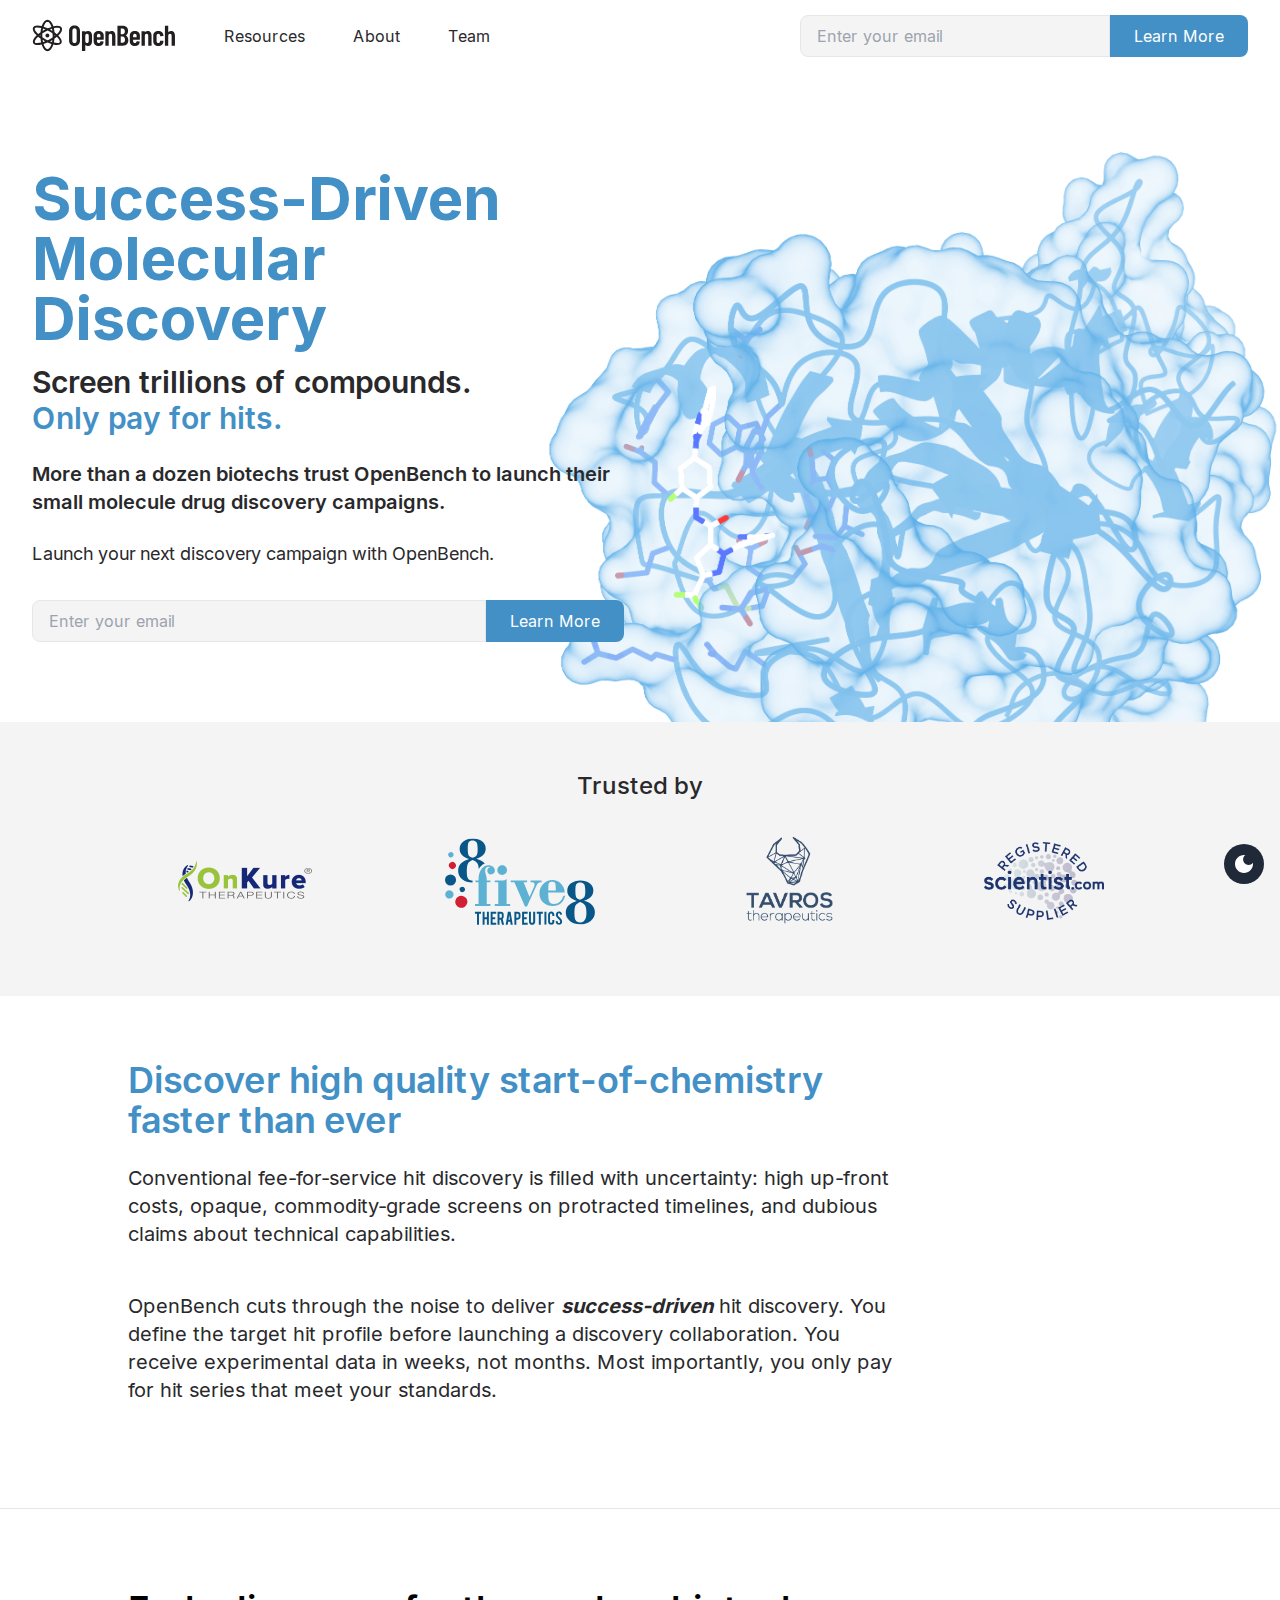
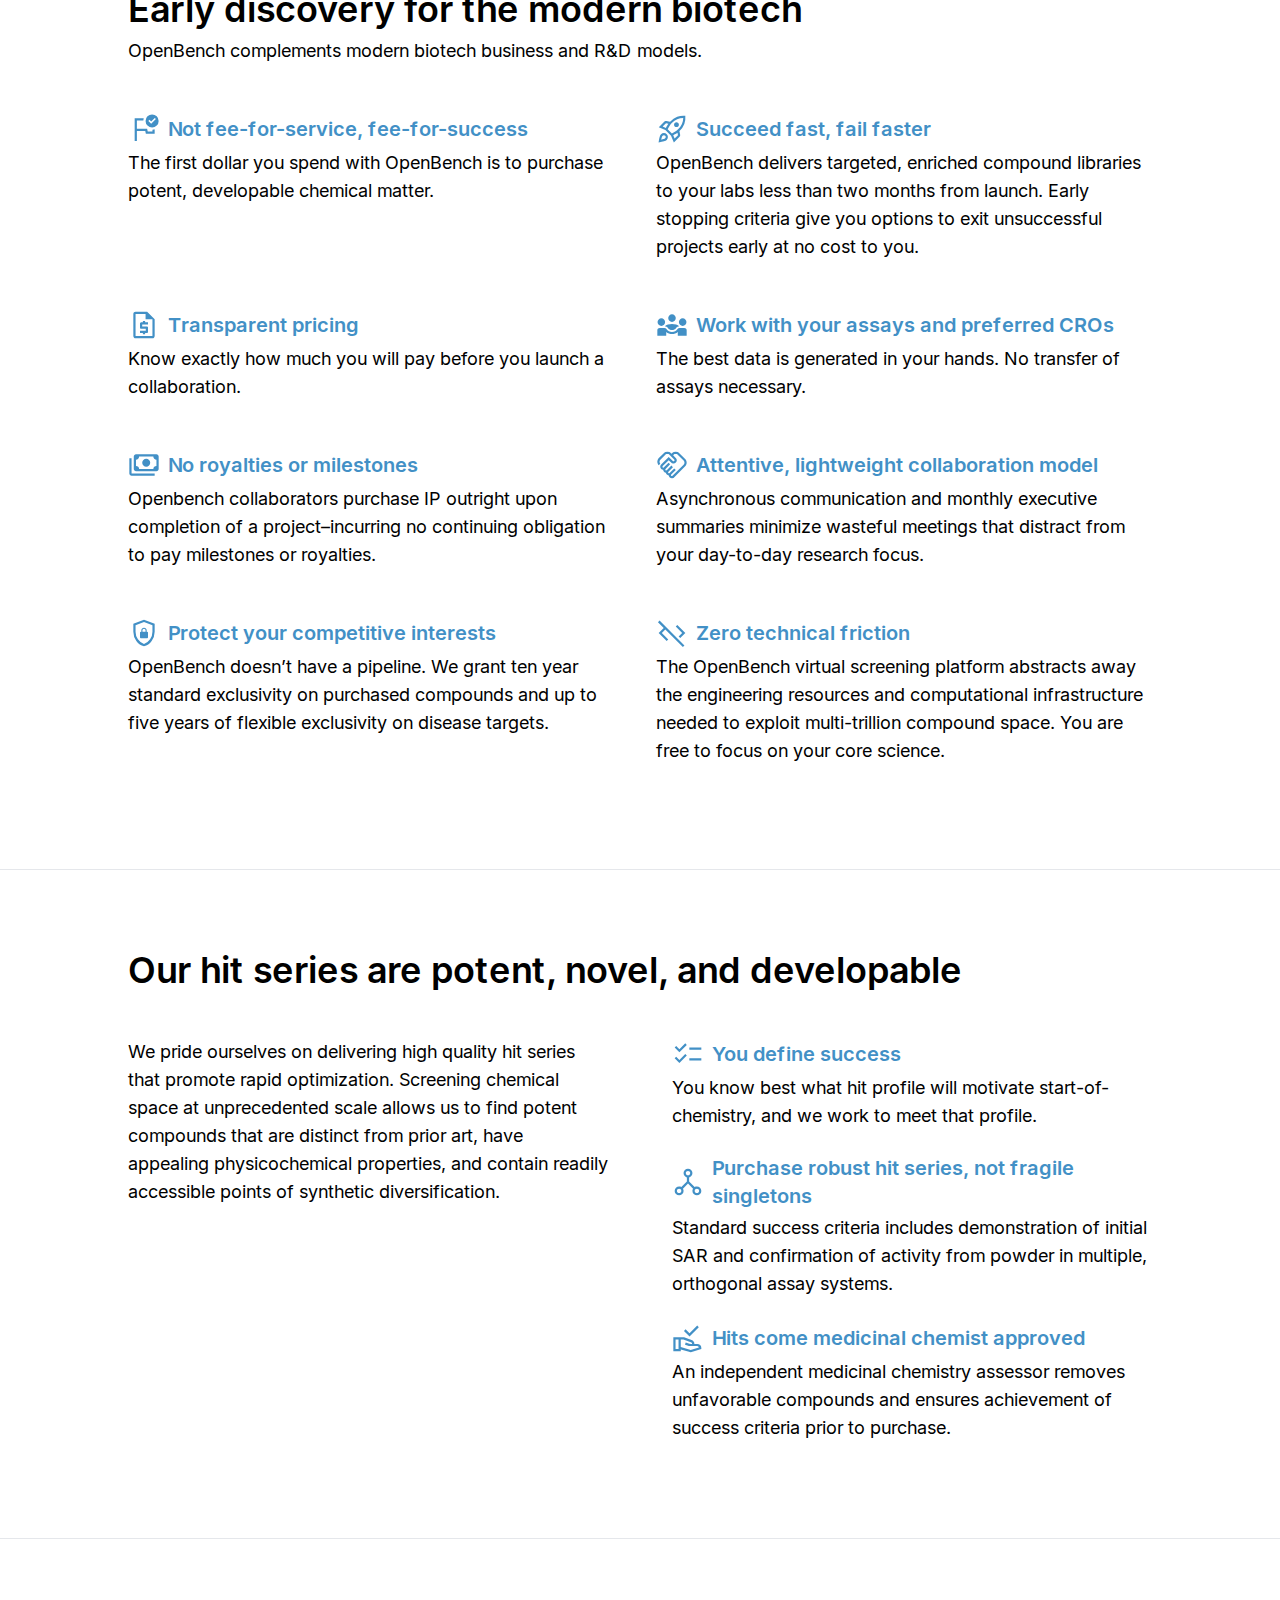
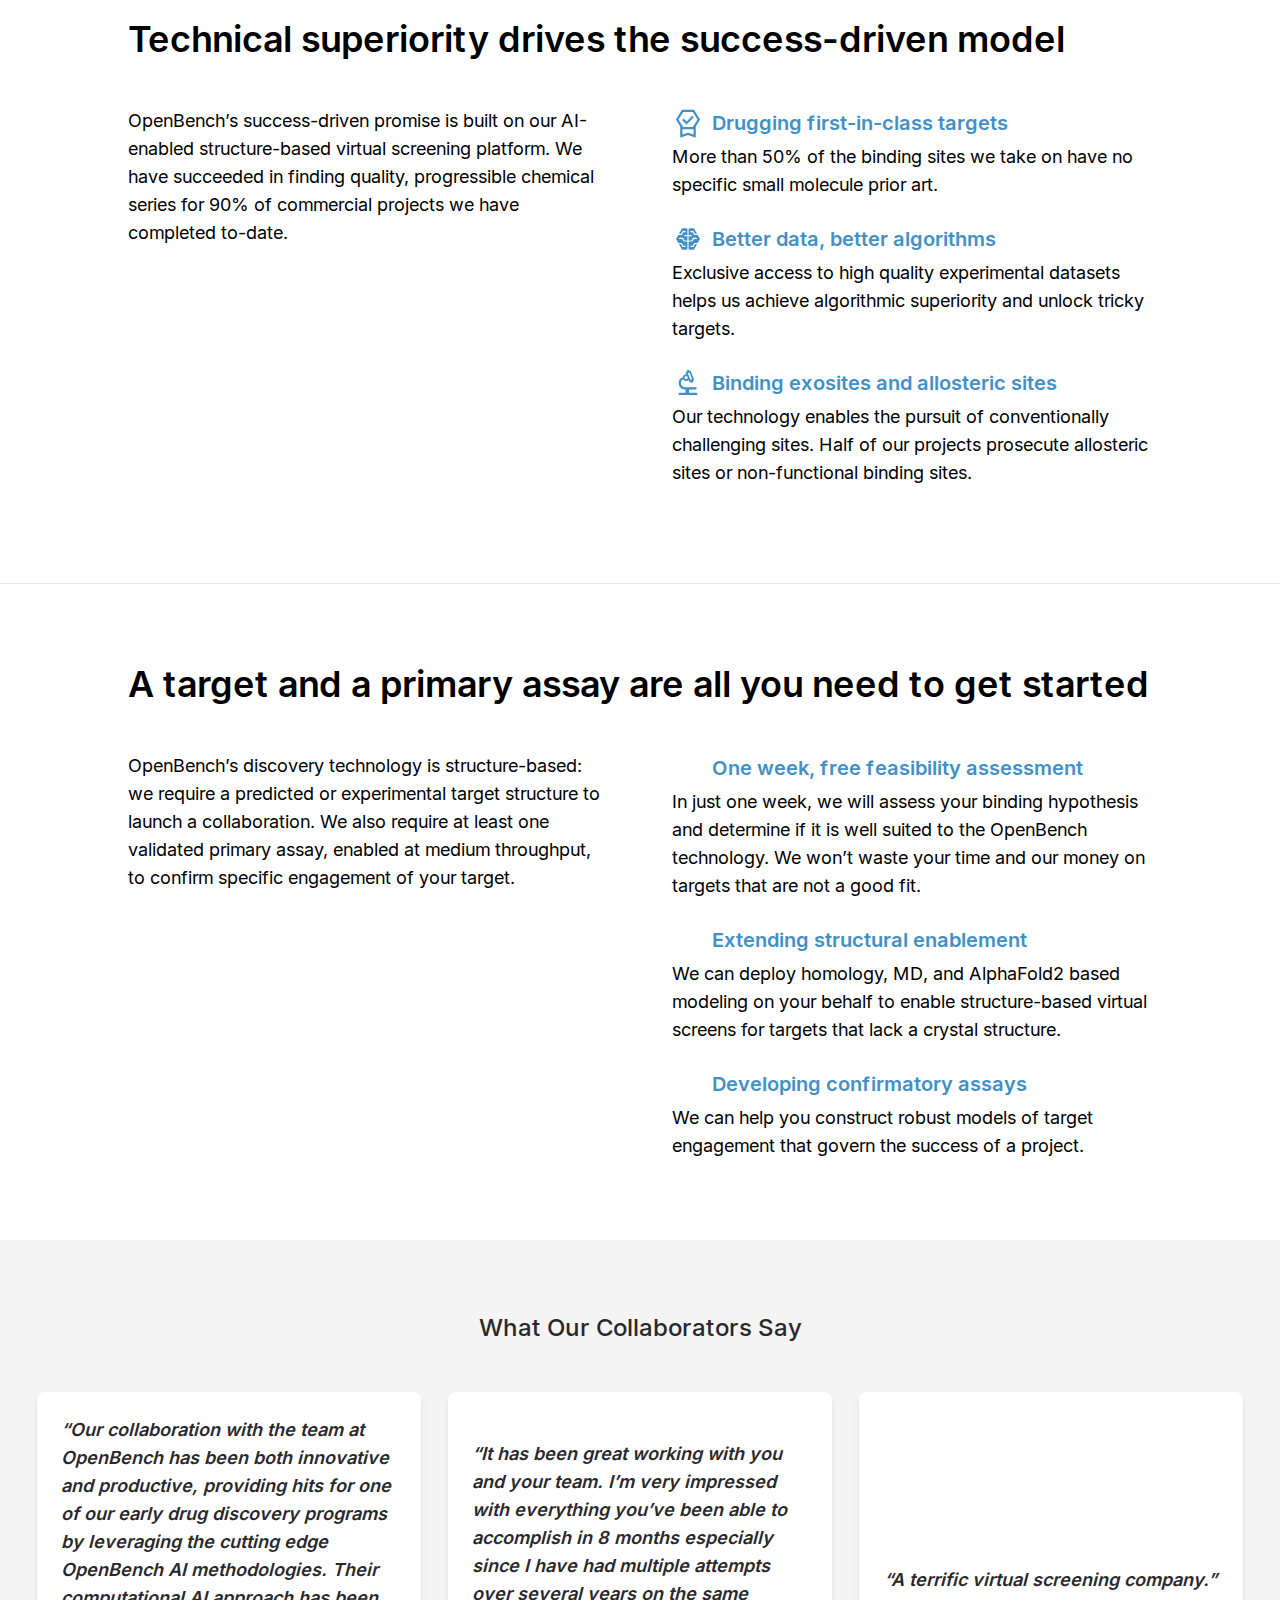
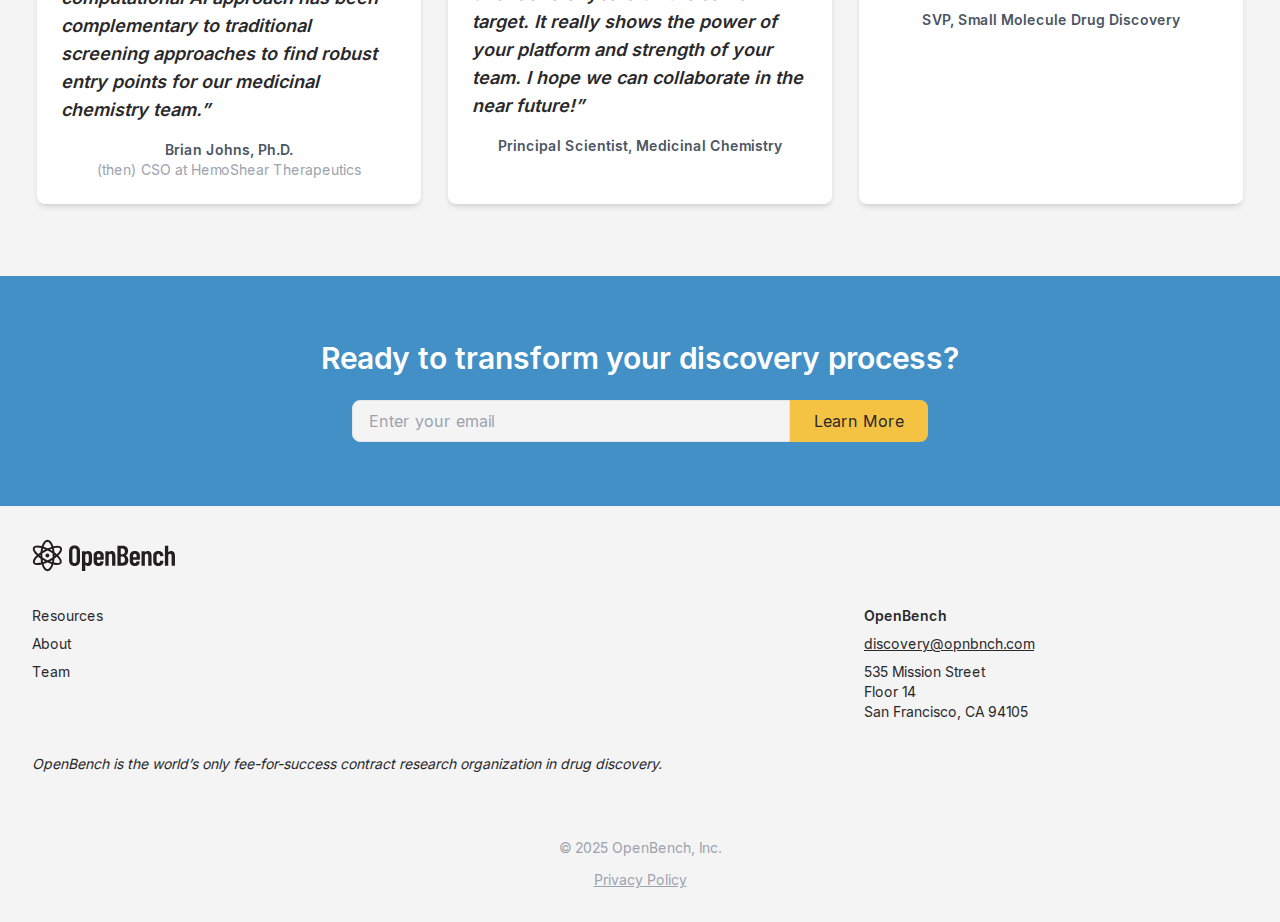
<file: index.html>
<!DOCTYPE html><html lang="en"><head><meta charSet="utf-8"/><meta name="viewport" content="width=device-width, initial-scale=1"/><link rel="preload" href="https://opnbnch.github.io/_next/static/media/a34f9d1faa5f3315-s.p.woff2" as="font" crossorigin="" type="font/woff2"/><link rel="stylesheet" href="https://opnbnch.github.io/_next/static/css/d980ab41461f7870.css" data-precedence="next"/><link rel="preload" as="script" fetchPriority="low" href="https://opnbnch.github.io/_next/static/chunks/webpack-fa53ea3da105d5dc.js"/><script src="https://opnbnch.github.io/_next/static/chunks/fd9d1056-6ea706ae31f9bc65.js" async=""></script><script src="https://opnbnch.github.io/_next/static/chunks/23-1f75015a6b8b8687.js" async=""></script><script src="https://opnbnch.github.io/_next/static/chunks/main-app-8fdeb760a9e273a7.js" async=""></script><script src="https://opnbnch.github.io/_next/static/chunks/159-dee13bf1387d75f0.js" async=""></script><script src="https://opnbnch.github.io/_next/static/chunks/118-b54047542ea39065.js" async=""></script><script src="https://opnbnch.github.io/_next/static/chunks/app/layout-2aa006168977e907.js" async=""></script><script src="https://opnbnch.github.io/_next/static/chunks/857-49f6b6c5a9276bf5.js" async=""></script><script src="https://opnbnch.github.io/_next/static/chunks/app/page-6d21cc1024998357.js" async=""></script><title>OpenBench | Success-driven Molecular Discovery</title><meta name="description" content="Early discovery for the modern biotech."/><meta name="application-name" content="OpenBench"/><meta name="robots" content="index, follow"/><meta property="og:title" content="OpenBench | Success-driven Molecular Discovery"/><meta property="og:description" content="Early discovery for the modern biotech."/><meta property="og:site_name" content="Open Bench"/><meta property="og:locale" content="en_US"/><meta property="og:image" content="https://opnbnch.github.io/preview-image-fallback.png"/><meta property="og:image:width" content="1200"/><meta property="og:image:height" content="630"/><meta property="og:type" content="website"/><meta name="twitter:card" content="summary_large_image"/><meta name="twitter:site" content="@opnbnch"/><meta name="twitter:creator" content="@opnbnch"/><meta name="twitter:title" content="OpenBench | Success-driven Molecular Discovery"/><meta name="twitter:description" content="Early discovery for the modern biotech."/><meta name="twitter:image" content="https://opnbnch.github.io/preview-image-fallback.png"/><link rel="icon" href="/Favicon.jpeg"/><meta name="next-size-adjust"/><meta name="theme-color" media="(prefers-color-scheme: light)" content="#FFFFFF"/><meta name="theme-color" media="(prefers-color-scheme: dark)" content="#1F2937"/><link rel="icon" type="image/x-icon" href="/favicon.jpeg"/><script src="https://opnbnch.github.io/_next/static/chunks/polyfills-78c92fac7aa8fdd8.js" noModule=""></script></head><body class="__className_c0e2b6 bg-background-light dark:bg-background-dark"><div class="flex flex-col min-h-screen"><div class="w-full h-[72px]"></div><nav class="fixed top-0 left-0 w-full py-4 px-6 lg:px-8 z-10 h-[72px] bg-background-light dark:bg-background-dark"><div class="container mx-auto flex justify-between items-center h-full gap-8"><div class="flex items-center space-x-8"><a href="/" class="text-text-primary-light dark:text-text-primary-dark text-xl relative"><img alt="OpenBench" loading="lazy" width="144" height="36" decoding="async" data-nimg="1" class="hidden dark:block" style="color:transparent" src="/openbench/svg/OpenBenchLogo_Horizontal_Color.svg"/><img alt="OpenBench" loading="lazy" width="144" height="36" decoding="async" data-nimg="1" class="block dark:hidden" style="color:transparent" src="/openbench/svg/OpenBenchLogo_Horizontal_Black.svg"/></a><div class="hidden md:flex space-x-4"><a href="/resources" class="px-4 py-2 rounded focus:outline-none  text-text-primary-light dark:text-text-primary-dark">Resources</a><a href="/about" class="px-4 py-2 rounded focus:outline-none  text-text-primary-light dark:text-text-primary-dark">About</a><a href="/team" class="px-4 py-2 rounded focus:outline-none  text-text-primary-light dark:text-text-primary-dark">Team</a></div></div><div class="flex justify-end items-center space-x-4 grow"><button class="flex items-center md:hidden text-text-primary-light dark:text-text-primary-dark"><style data-emotion="css vubbuv">.css-vubbuv{-webkit-user-select:none;-moz-user-select:none;-ms-user-select:none;user-select:none;width:1em;height:1em;display:inline-block;fill:currentColor;-webkit-flex-shrink:0;-ms-flex-negative:0;flex-shrink:0;-webkit-transition:fill 200ms cubic-bezier(0.4, 0, 0.2, 1) 0ms;transition:fill 200ms cubic-bezier(0.4, 0, 0.2, 1) 0ms;font-size:1.5rem;}</style><svg class="MuiSvgIcon-root MuiSvgIcon-fontSizeMedium css-vubbuv" focusable="false" aria-hidden="true" viewBox="0 0 24 24" data-testid="MenuIcon"><path d="M3 18h18v-2H3zm0-5h18v-2H3zm0-7v2h18V6z"></path></svg></button><form class="flex items-stretch justify-center hidden lg:flex w-full max-w-md"><input type="email" placeholder="Enter your email" class="px-4 py-2 rounded-l-lg border border-border-light dark:border-border-dark bg-surface-light dark:bg-surface-dark text-text-primary-light dark:text-text-primary-dark focus:outline-none focus:ring-2 focus:ring-primary-light dark:focus:ring-primary-dark w-0 grow" required="" value=""/><button type="submit" class="px-6 py-2 rounded-r-lg focus:outline-none whitespace-nowrap bg-primary-light dark:bg-primary-dark text-white">Learn More</button></form></div></div></nav><main class="flex-grow"><!--$--><div class="relative bg-background-light dark:bg-background-dark text-text-primary-light dark:text-text-primary-dark pt-16 lg:pt-24 flex flex-col justify-center gap-20" style="min-height:calc(100vh - 72px);background-image:url(https://opnbnch.github.io/_next/static/media/hero-image.47c86fe5.png);background-size:cover;background-position:center;background-repeat:no-repeat"><div class="container mx-auto grid grid-cols-1 lg:grid-cols-2 gap-16 lg:gap-8 grow px-6 lg:px-8"><div class="flex flex-col justify-center"><h1 class="text-6xl font-bold text-text-primary-blue dark:text-text-primary-gold mb-4">Success-Driven Molecular Discovery</h1><h2 class="text-3xl font-semibold mb-0">Screen trillions of compounds.</h2><h2 class="text-3xl font-semibold text-text-primary-blue dark:text-text-primary-gold mb-6">Only pay for hits.</h2><h2 class="text-xl font-semibold mb-6">More than a dozen biotechs trust OpenBench to launch their small molecule drug discovery campaigns.</h2><p class="text-lg mb-8">Launch your next discovery campaign with OpenBench.</p><form class="flex items-stretch justify-center "><input type="email" placeholder="Enter your email" class="px-4 py-2 rounded-l-lg border border-border-light dark:border-border-dark bg-surface-light dark:bg-surface-dark text-text-primary-light dark:text-text-primary-dark focus:outline-none focus:ring-2 focus:ring-primary-light dark:focus:ring-primary-dark w-0 grow" required="" value=""/><button type="submit" class="px-6 py-2 rounded-r-lg focus:outline-none whitespace-nowrap bg-primary-light dark:bg-primary-dark text-white">Learn More</button></form></div></div><div class="py-12 px-6 lg:px-8 bg-surface-light dark:bg-surface-dark text-center"><div class="container mx-auto"><h3 class="text-2xl font-medium mb-3 text-text-primary-light dark:text-text-primary-dark">Trusted by</h3><div class="max-w-5xl mx-auto"><div class="flex flex-wrap gap-6 justify-around"><div class="flex items-center justify-center p-2"><div class="block dark:hidden"><img alt="OnKure Therapeutics" loading="lazy" width="150" height="150" decoding="async" data-nimg="1" class="object-contain" style="color:transparent" src="/trusted-by/onkure-logo.png"/></div><div class="hidden dark:block"><img alt="OnKure Therapeutics" loading="lazy" width="150" height="150" decoding="async" data-nimg="1" class="object-contain" style="color:transparent" src="/trusted-by/onkure-logo.png"/></div></div><div class="flex items-center justify-center p-2"><div class="block dark:hidden"><img alt="858 Therapeutics" loading="lazy" width="150" height="150" decoding="async" data-nimg="1" class="object-contain" style="color:transparent" src="/trusted-by/858-tx-logo.svg"/></div><div class="hidden dark:block"><img alt="858 Therapeutics" loading="lazy" width="150" height="150" decoding="async" data-nimg="1" class="object-contain" style="color:transparent" src="/trusted-by/858-tx-logo.svg"/></div></div><div class="flex items-center justify-center p-2"><div class="block dark:hidden"><img alt="Tavros Therapeutics" loading="lazy" width="150" height="150" decoding="async" data-nimg="1" class="object-contain" style="color:transparent" src="/trusted-by/tavros-logo.png"/></div><div class="hidden dark:block"><img alt="Tavros Therapeutics" loading="lazy" width="150" height="150" decoding="async" data-nimg="1" class="object-contain" style="color:transparent" src="/trusted-by/tavros-logo.png"/></div></div><div class="flex items-center justify-center p-2"><a href="https://app.scientist.com/domain_switcher?redirect=/providers/openbench-inc" target="_blank" rel="noopener noreferrer"><div class="block dark:hidden"><img alt="Scientist.com Registered Supplier" loading="lazy" width="120" height="120" decoding="async" data-nimg="1" class="object-contain" style="color:transparent" src="/trusted-by/scientist-com-supplier.png"/></div><div class="hidden dark:block"><img alt="Scientist.com Registered Supplier" loading="lazy" width="120" height="120" decoding="async" data-nimg="1" class="object-contain" style="color:transparent" src="/trusted-by/scientist-com-supplier.png"/></div></a></div></div></div></div></div></div>
<div class="py-16 px-6 lg:px-8 bg-background-light dark:bg-background-dark"><div class="container mx-auto max-w-5xl mb-6"><div class="max-w-3xl"><h1 class="text-4xl font-semibold text-text-primary-blue dark:text-text-primary-gold mb-6">Discover high quality start-of-chemistry faster than ever</h1><div class="text-xl"><p class="mb-4 text-text-primary-light dark:text-text-primary-dark">Conventional fee-for-service hit discovery is filled with uncertainty: high up-front costs, opaque, commodity-grade screens on protracted timelines, and dubious claims about technical capabilities.</p><br/><p class="mb-4 text-text-primary-light dark:text-text-primary-dark">OpenBench cuts through the noise to deliver <em><strong>success-driven</strong></em> hit discovery. You define the target hit profile before launching a discovery collaboration. You receive experimental data in weeks, not months. Most importantly, you only pay for hit series that meet your standards.</p></div></div></div></div>
<hr class="border-t border-border-light dark:border-border-dark my-4"/>
<div class="py-16 px-6 lg:px-8 bg-background-light dark:bg-background-dark"><div class="container mx-auto max-w-5xl mb-6"><div><h2 class="text-4xl dark:text-text-primary-dark font-semibold mb-2">Early discovery for the modern biotech</h2><h2 class="text-lg mb-0 dark:text-text-primary-dark">OpenBench complements modern biotech business and R&amp;D models.</h2></div><div class="grid grid-cols-1 md:grid-cols-1 lg:grid-cols-2 gap-x-8 gap-y-12 mt-12"><div class="flex items-start"><div class="dark:text-text-primary-dark"><h2 class="text-xl mb-1 font-semibold text-text-primary-blue flex items-center gap-2"><img alt="Not fee-for-service, fee-for-success" loading="lazy" width="32" height="32" decoding="async" data-nimg="1" style="color:transparent" src="../icons/flag-check.svg"/>Not fee-for-service, fee-for-success</h2><h2 class="text-lg mb-0 dark:text-text-primary-dark">The first dollar you spend with OpenBench is to purchase potent, developable chemical matter.</h2></div></div><div class="flex items-start"><div class="dark:text-text-primary-dark"><h2 class="text-xl mb-1 font-semibold text-text-primary-blue flex items-center gap-2"><img alt="Succeed fast, fail faster" loading="lazy" width="32" height="32" decoding="async" data-nimg="1" style="color:transparent" src="../icons/rocket.svg"/>Succeed fast, fail faster</h2><h2 class="text-lg mb-0 dark:text-text-primary-dark">OpenBench delivers targeted, enriched compound libraries to your labs less than two months from launch. Early stopping criteria give you options to exit unsuccessful projects early at no cost to you.</h2></div></div><div class="flex items-start"><div class="dark:text-text-primary-dark"><h2 class="text-xl mb-1 font-semibold text-text-primary-blue flex items-center gap-2"><img alt="Transparent pricing" loading="lazy" width="32" height="32" decoding="async" data-nimg="1" style="color:transparent" src="../icons/quote.svg"/>Transparent pricing</h2><h2 class="text-lg mb-0 dark:text-text-primary-dark">Know exactly how much you will pay before you launch a collaboration.</h2></div></div><div class="flex items-start"><div class="dark:text-text-primary-dark"><h2 class="text-xl mb-1 font-semibold text-text-primary-blue flex items-center gap-2"><img alt="Work with your assays and preferred CROs" loading="lazy" width="32" height="32" decoding="async" data-nimg="1" style="color:transparent" src="../icons/group.svg"/>Work with your assays and preferred CROs</h2><h2 class="text-lg mb-0 dark:text-text-primary-dark">The best data is generated in your hands. No transfer of assays necessary.</h2></div></div><div class="flex items-start"><div class="dark:text-text-primary-dark"><h2 class="text-xl mb-1 font-semibold text-text-primary-blue flex items-center gap-2"><img alt="No royalties or milestones" loading="lazy" width="32" height="32" decoding="async" data-nimg="1" style="color:transparent" src="../icons/cash.svg"/>No royalties or milestones</h2><h2 class="text-lg mb-0 dark:text-text-primary-dark">Openbench collaborators purchase IP outright upon completion of a project–incurring no continuing obligation to pay milestones or royalties.</h2></div></div><div class="flex items-start"><div class="dark:text-text-primary-dark"><h2 class="text-xl mb-1 font-semibold text-text-primary-blue flex items-center gap-2"><img alt="Attentive, lightweight collaboration model" loading="lazy" width="32" height="32" decoding="async" data-nimg="1" style="color:transparent" src="../icons/handshake.svg"/>Attentive, lightweight collaboration model</h2><h2 class="text-lg mb-0 dark:text-text-primary-dark">Asynchronous communication and monthly executive summaries minimize wasteful meetings that distract from your day-to-day research focus.</h2></div></div><div class="flex items-start"><div class="dark:text-text-primary-dark"><h2 class="text-xl mb-1 font-semibold text-text-primary-blue flex items-center gap-2"><img alt="Protect your competitive interests" loading="lazy" width="32" height="32" decoding="async" data-nimg="1" style="color:transparent" src="../icons/shield-lock.svg"/>Protect your competitive interests</h2><h2 class="text-lg mb-0 dark:text-text-primary-dark">OpenBench doesn’t have a pipeline. We grant ten year standard exclusivity on purchased compounds and up to five years of flexible exclusivity on disease targets.</h2></div></div><div class="flex items-start"><div class="dark:text-text-primary-dark"><h2 class="text-xl mb-1 font-semibold text-text-primary-blue flex items-center gap-2"><img alt="Zero technical friction" loading="lazy" width="32" height="32" decoding="async" data-nimg="1" style="color:transparent" src="../icons/no-code.svg"/>Zero technical friction</h2><h2 class="text-lg mb-0 dark:text-text-primary-dark">The OpenBench virtual screening platform abstracts away the engineering resources and computational infrastructure needed to exploit multi-trillion compound space. You are free to focus on your core science.</h2></div></div></div></div></div>
<hr class="border-t border-border-light dark:border-border-dark my-4"/>
<div class="py-16 px-6 lg:px-8 bg-background-light dark:bg-background-dark"><div class="container mx-auto max-w-5xl"><div class="max-w-5xl mb-12"><h2 class="text-4xl dark:text-text-primary-dark font-semibold mb-6">Our hit series are potent, novel, and developable</h2></div><div class="grid grid-cols-1 lg:grid-cols-2 gap-16"><div class="flex flex-col justify-start max-w-xl"><h2 class="text-lg mb-0 dark:text-text-primary-dark">We pride ourselves on delivering high quality hit series that promote rapid optimization. Screening chemical space at unprecedented scale allows us to find potent compounds that are distinct from prior art, have appealing physicochemical properties, and contain readily accessible points of synthetic diversification.</h2></div><div class="max-w-xl"><div class="flex gap-2 flex-wrap"><div class="mb-4 dark:text-text-primary-dark"><h2 class="text-xl mb-1 font-semibold text-text-primary-blue flex items-center gap-2"><img alt="You define success" loading="lazy" width="32" height="32" decoding="async" data-nimg="1" style="color:transparent" src="../icons/checklist.svg"/>You define success</h2><h2 class="text-lg mb-0 dark:text-text-primary-dark">You know best what hit profile will motivate start-of-chemistry, and we work to meet that profile.</h2></div><div class="mb-4 dark:text-text-primary-dark"><h2 class="text-xl mb-1 font-semibold text-text-primary-blue flex items-center gap-2"><img alt="Purchase robust hit series, not fragile singletons" loading="lazy" width="32" height="32" decoding="async" data-nimg="1" style="color:transparent" src="../icons/node.svg"/>Purchase robust hit series, not fragile singletons</h2><h2 class="text-lg mb-0 dark:text-text-primary-dark">Standard success criteria includes demonstration of initial SAR and confirmation of activity from powder in multiple, orthogonal assay systems.</h2></div><div class="mb-4 dark:text-text-primary-dark"><h2 class="text-xl mb-1 font-semibold text-text-primary-blue flex items-center gap-2"><img alt="Hits come medicinal chemist approved" loading="lazy" width="32" height="32" decoding="async" data-nimg="1" style="color:transparent" src="../icons/approved.svg"/>Hits come medicinal chemist approved</h2><h2 class="text-lg mb-0 dark:text-text-primary-dark">An independent medicinal chemistry assessor removes unfavorable compounds and ensures achievement of success criteria prior to purchase.</h2></div></div></div></div></div></div>
<hr class="border-t border-border-light dark:border-border-dark my-4"/>
<div class="py-16 px-6 lg:px-8 bg-background-light dark:bg-background-dark"><div class="container mx-auto max-w-5xl"><div class="max-w-5xl mb-12"><h2 class="text-4xl dark:text-text-primary-dark font-semibold mb-6">Technical superiority drives the success-driven model</h2></div><div class="grid grid-cols-1 lg:grid-cols-2 gap-16"><div class="flex flex-col justify-start max-w-xl"><h2 class="text-lg mb-0 dark:text-text-primary-dark">OpenBench’s success-driven promise is built on our AI-enabled structure-based virtual screening platform. We have succeeded in finding quality, progressible chemical series for 90% of commercial projects we have completed to-date.</h2></div><div class="max-w-xl"><div class="flex gap-2 flex-wrap"><div class="mb-4 dark:text-text-primary-dark"><h2 class="text-xl mb-1 font-semibold text-text-primary-blue flex items-center gap-2"><img alt="Drugging first-in-class targets" loading="lazy" width="32" height="32" decoding="async" data-nimg="1" style="color:transparent" src="../icons/ribbon.svg"/>Drugging first-in-class targets</h2><h2 class="text-lg mb-0 dark:text-text-primary-dark">More than 50% of the binding sites we take on have no specific small molecule prior art.</h2></div><div class="mb-4 dark:text-text-primary-dark"><h2 class="text-xl mb-1 font-semibold text-text-primary-blue flex items-center gap-2"><img alt="Better data, better algorithms" loading="lazy" width="32" height="32" decoding="async" data-nimg="1" style="color:transparent" src="../icons/brain.svg"/>Better data, better algorithms</h2><h2 class="text-lg mb-0 dark:text-text-primary-dark">Exclusive access to high quality experimental datasets helps us achieve algorithmic superiority and unlock tricky targets.</h2></div><div class="mb-4 dark:text-text-primary-dark"><h2 class="text-xl mb-1 font-semibold text-text-primary-blue flex items-center gap-2"><img alt="Binding exosites and allosteric sites" loading="lazy" width="32" height="32" decoding="async" data-nimg="1" style="color:transparent" src="../icons/microscope.svg"/>Binding exosites and allosteric sites</h2><h2 class="text-lg mb-0 dark:text-text-primary-dark">Our technology enables the pursuit of conventionally challenging sites. Half of our projects prosecute allosteric sites or non-functional binding sites.</h2></div></div></div></div></div></div>
<hr class="border-t border-border-light dark:border-border-dark my-4"/>
<div class="py-16 px-6 lg:px-8 bg-background-light dark:bg-background-dark"><div class="container mx-auto max-w-5xl"><div class="max-w-5xl mb-12"><h2 class="text-4xl dark:text-text-primary-dark font-semibold mb-6">A target and a primary assay are all you need to get started</h2></div><div class="grid grid-cols-1 lg:grid-cols-2 gap-16"><div class="flex flex-col justify-start max-w-xl"><h2 class="text-lg mb-0 dark:text-text-primary-dark">OpenBench’s discovery technology is structure-based: we require a predicted or experimental target structure to launch a collaboration. We also require at least one validated primary assay, enabled at medium throughput, to confirm specific engagement of your target.</h2></div><div class="max-w-xl"><div class="flex gap-2 flex-wrap"><div class="mb-4 dark:text-text-primary-dark"><h2 class="text-xl mb-1 font-semibold text-text-primary-blue flex items-center gap-2"><img alt="One week, free feasibility assessment" loading="lazy" width="32" height="32" decoding="async" data-nimg="1" style="color:transparent" src="../icons/calendar-checkmark.svg"/>One week, free feasibility assessment</h2><h2 class="text-lg mb-0 dark:text-text-primary-dark">In just one week, we will assess your binding hypothesis and determine if it is well suited to the OpenBench technology. We won’t waste your time and our money on targets that are not a good fit.</h2></div><div class="mb-4 dark:text-text-primary-dark"><h2 class="text-xl mb-1 font-semibold text-text-primary-blue flex items-center gap-2"><img alt="Extending structural enablement" loading="lazy" width="32" height="32" decoding="async" data-nimg="1" style="color:transparent" src="../icons/dna.svg"/>Extending structural enablement</h2><h2 class="text-lg mb-0 dark:text-text-primary-dark">We can deploy homology, MD, and AlphaFold2 based modeling on your behalf to enable structure-based virtual screens for targets that lack a crystal structure.</h2></div><div class="mb-4 dark:text-text-primary-dark"><h2 class="text-xl mb-1 font-semibold text-text-primary-blue flex items-center gap-2"><img alt="Developing confirmatory assays" loading="lazy" width="32" height="32" decoding="async" data-nimg="1" style="color:transparent" src="../icons/flask.svg"/>Developing confirmatory assays</h2><h2 class="text-lg mb-0 dark:text-text-primary-dark">We can help you construct robust models of target engagement that govern the success of a project.</h2></div></div></div></div></div></div>
<div class="bg-surface-light dark:bg-surface-dark py-12 px-6 lg:px-8 text-center"><div class="container mx-auto"><div class="mt-6 mb-12"><h3 class="text-2xl font-medium mb-3 text-text-primary-light dark:text-text-primary-dark">What Our Collaborators Say</h3></div><div class="flex flex-wrap justify-between gap-4 mt-4 mb-6 max-w-7xl mx-auto text-left"><div class="flex flex-col items-center justify-center p-6 bg-background-light dark:bg-background-dark rounded-lg shadow-md basis-30 grow max-w-96 mx-auto"><p class="text-lg text-text-primary-light dark:text-text-primary-dark italic font-semibold mb-4">“<!-- -->Our collaboration with the team at OpenBench has been both innovative and productive, providing hits for one of our early drug discovery programs by leveraging the cutting edge OpenBench AI methodologies.  Their computational AI approach has been complementary to traditional screening approaches to find robust entry points for our medicinal chemistry team.<!-- -->”</p><p class="text-sm text-text-secondary-light dark:text-text-secondary-dark font-semibold">Brian Johns, Ph.D.</p><p class="text-sm text-text-muted-light dark:text-text-muted-dark">(then) CSO at HemoShear Therapeutics</p></div><div class="flex flex-col items-center justify-center p-6 bg-background-light dark:bg-background-dark rounded-lg shadow-md basis-30 grow max-w-96 mx-auto"><p class="text-lg text-text-primary-light dark:text-text-primary-dark italic font-semibold mb-4">“<!-- -->It has been great working with you and your team. I’m very impressed with everything you’ve been able to accomplish in 8 months especially since I have had multiple attempts over several years on the same target. It really shows the power of your platform and strength of your team. I hope we can collaborate in the near future!<!-- -->”</p><p class="text-sm text-text-secondary-light dark:text-text-secondary-dark font-semibold">Principal Scientist, Medicinal Chemistry</p><p class="text-sm text-text-muted-light dark:text-text-muted-dark"></p></div><div class="flex flex-col items-center justify-center p-6 bg-background-light dark:bg-background-dark rounded-lg shadow-md basis-30 grow max-w-96 mx-auto"><p class="text-lg text-text-primary-light dark:text-text-primary-dark italic font-semibold mb-4">“<!-- -->A terrific virtual screening company.<!-- -->”</p><p class="text-sm text-text-secondary-light dark:text-text-secondary-dark font-semibold">SVP, Small Molecule Drug Discovery</p><p class="text-sm text-text-muted-light dark:text-text-muted-dark"></p></div></div></div></div>
<div class="py-16 px-6 lg:px-8 bg-primary-light dark:bg-primary-dark text-white text-center"><div class="container mx-auto"><h2 class="text-3xl font-semibold mb-6">Ready to transform your discovery process?</h2><div class="max-w-xl mx-auto"><form class="flex items-stretch justify-center "><input type="email" placeholder="Enter your email" class="px-4 py-2 rounded-l-lg border border-border-light dark:border-border-dark bg-surface-light dark:bg-surface-dark text-text-primary-light dark:text-text-primary-dark focus:outline-none focus:ring-2 focus:ring-primary-light dark:focus:ring-primary-dark w-0 grow" required="" value=""/><button type="submit" class="px-6 py-2 rounded-r-lg focus:outline-none whitespace-nowrap bg-secondary-light dark:bg-secondary-dark text-text-primary-light">Learn More</button></form></div></div></div><!--/$--></main><footer class="bg-surface-light dark:bg-surface-dark px-6 lg:px-8 py-8"><div class="container mx-auto grid grid-cols-1 md:grid-cols-2 lg:grid-cols-3 gap-8"><div class="w-full flex justify-between items-center lg:col-span-3 md:col-span-2"><a href="/" class="text-lg font-semibold text-text-primary-light dark:text-text-primary-dark"><img alt="OpenBench" loading="lazy" width="144" height="36" decoding="async" data-nimg="1" class="hidden dark:block" style="color:transparent" src="/openbench/svg/OpenBenchLogo_Horizontal_Color.svg"/><img alt="OpenBench" loading="lazy" width="144" height="36" decoding="async" data-nimg="1" class="block dark:hidden" style="color:transparent" src="/openbench/svg/OpenBenchLogo_Horizontal_Black.svg"/></a></div><div class="space-y-2 lg:col-span-2 w-fit"><a href="/resources" class="block text-sm text-text-primary-light dark:text-text-primary-dark hover:text-text-secondary-light dark:hover:text-text-secondary-dark">Resources</a><a href="/about" class="block text-sm text-text-primary-light dark:text-text-primary-dark hover:text-text-secondary-light dark:hover:text-text-secondary-dark">About</a><a href="/team" class="block text-sm text-text-primary-light dark:text-text-primary-dark hover:text-text-secondary-light dark:hover:text-text-secondary-dark">Team</a></div><div class="space-y-2"><p class="text-sm text-text-primary-light dark:text-text-primary-dark font-semibold">OpenBench</p><a href="mailto:discovery@opnbnch.com" class="block text-sm text-text-primary-light dark:text-text-primary-dark underline">discovery@opnbnch.com</a><p class="text-sm text-text-primary-light dark:text-text-primary-dark">535 Mission Street <br/> Floor 14 <br/> San Francisco, CA 94105</p></div><div class="space-y-2 lg:col-span-3 md:col-span-2"><p class="text-sm text-text-primary-light dark:text-text-primary-dark italic">OpenBench is the world’s only fee-for-success contract research organization in drug discovery.</p></div><div class="col-span-1 md:col-span-2 lg:col-span-3 text-center mt-8"><p class="text-sm text-text-muted-light dark:text-text-muted-dark">© 2025 OpenBench, Inc.<!-- --> </p><p class="text-sm text-text-muted-light dark:text-text-muted-dark mt-3"><a class="underline" href="/privacy-policy">Privacy Policy</a></p></div></div></footer><button class="fixed bottom-4 right-4 p-2 bg-gray-800 dark:bg-gray-200 text-white dark:text-gray-800 rounded-full flex items-center justify-center transition-colors duration-300"><style data-emotion="css vubbuv">.css-vubbuv{-webkit-user-select:none;-moz-user-select:none;-ms-user-select:none;user-select:none;width:1em;height:1em;display:inline-block;fill:currentColor;-webkit-flex-shrink:0;-ms-flex-negative:0;flex-shrink:0;-webkit-transition:fill 200ms cubic-bezier(0.4, 0, 0.2, 1) 0ms;transition:fill 200ms cubic-bezier(0.4, 0, 0.2, 1) 0ms;font-size:1.5rem;}</style><svg class="MuiSvgIcon-root MuiSvgIcon-fontSizeMedium w-6 h-6 css-vubbuv" focusable="false" aria-hidden="true" viewBox="0 0 24 24" data-testid="DarkModeIcon"><path d="M12 3c-4.97 0-9 4.03-9 9s4.03 9 9 9 9-4.03 9-9c0-.46-.04-.92-.1-1.36-.98 1.37-2.58 2.26-4.4 2.26-2.98 0-5.4-2.42-5.4-5.4 0-1.81.89-3.42 2.26-4.4-.44-.06-.9-.1-1.36-.1"></path></svg></button><div class="fixed inset-0 bg-background-light dark:bg-background-dark z-50 hidden"><div class="fixed top-0 left-0 w-full bg-background-light dark:bg-background-dark py-4 px-6 lg:px-8 z-10 h-[72px] flex items-center"><div class="container mx-auto flex justify-between items-center"><div class="flex items-center space-x-8"><a href="/" class="text-text-primary-light dark:text-text-primary-dark text-xl">OpenBench</a></div><div class="flex items-center space-x-4"><button class="text-text-primary-light dark:text-text-primary-dark flex items-center"><style data-emotion="css vubbuv">.css-vubbuv{-webkit-user-select:none;-moz-user-select:none;-ms-user-select:none;user-select:none;width:1em;height:1em;display:inline-block;fill:currentColor;-webkit-flex-shrink:0;-ms-flex-negative:0;flex-shrink:0;-webkit-transition:fill 200ms cubic-bezier(0.4, 0, 0.2, 1) 0ms;transition:fill 200ms cubic-bezier(0.4, 0, 0.2, 1) 0ms;font-size:1.5rem;}</style><svg class="MuiSvgIcon-root MuiSvgIcon-fontSizeMedium css-vubbuv" focusable="false" aria-hidden="true" viewBox="0 0 24 24" data-testid="CloseIcon"><path d="M19 6.41 17.59 5 12 10.59 6.41 5 5 6.41 10.59 12 5 17.59 6.41 19 12 13.41 17.59 19 19 17.59 13.41 12z"></path></svg></button></div></div></div><div class="flex flex-col items-center mt-[72px] pt-4 pb-24 h-full w-full overflow-y-auto gap-y-2 px-6"><a href="/resources" class="px-4 py-2 rounded focus:outline-none text-lg w-full bg-surface-light dark:bg-surface-dark text-text-primary-light dark:text-text-primary-dark">Resources</a><a href="/about" class="px-4 py-2 rounded focus:outline-none text-lg w-full bg-surface-light dark:bg-surface-dark text-text-primary-light dark:text-text-primary-dark">About</a><a href="/team" class="px-4 py-2 rounded focus:outline-none text-lg w-full bg-surface-light dark:bg-surface-dark text-text-primary-light dark:text-text-primary-dark">Team</a></div></div></div><script src="https://opnbnch.github.io/_next/static/chunks/webpack-fa53ea3da105d5dc.js" async=""></script><script>(self.__next_f=self.__next_f||[]).push([0]);self.__next_f.push([2,null])</script><script>self.__next_f.push([1,"1:HL[\"https://opnbnch.github.io/_next/static/media/a34f9d1faa5f3315-s.p.woff2\",\"font\",{\"crossOrigin\":\"\",\"type\":\"font/woff2\"}]\n2:HL[\"https://opnbnch.github.io/_next/static/css/d980ab41461f7870.css\",\"style\"]\n"])</script><script>self.__next_f.push([1,"3:I[5751,[],\"\"]\n6:I[9301,[\"159\",\"static/chunks/159-dee13bf1387d75f0.js\",\"118\",\"static/chunks/118-b54047542ea39065.js\",\"185\",\"static/chunks/app/layout-2aa006168977e907.js\"],\"MobileNavProvider\"]\n7:I[1551,[\"159\",\"static/chunks/159-dee13bf1387d75f0.js\",\"118\",\"static/chunks/118-b54047542ea39065.js\",\"185\",\"static/chunks/app/layout-2aa006168977e907.js\"],\"ModalProvider\"]\n8:I[4805,[\"159\",\"static/chunks/159-dee13bf1387d75f0.js\",\"118\",\"static/chunks/118-b54047542ea39065.js\",\"185\",\"static/chunks/app/layout-2aa006168977e907.js\"],\"DropdownProvider\"]\n9:I[512,[\"159\",\"static/chunks/159-dee13bf1387d75f0.js\",\"118\",\"static/chunks/118-b54047542ea39065.js\",\"185\",\"static/chunks/app/layout-2aa006168977e907.js\"],\"default\"]\na:I[9275,[],\"\"]\nb:I[1343,[],\"\"]\nd:I[8173,[\"159\",\"static/chunks/159-dee13bf1387d75f0.js\",\"118\",\"static/chunks/118-b54047542ea39065.js\",\"857\",\"static/chunks/857-49f6b6c5a9276bf5.js\",\"931\",\"static/chunks/app/page-6d21cc1024998357.js\"],\"Image\"]\ne:I[231,[\"159\",\"static/chunks/159-dee13bf1387d75f0.js\",\"118\",\"static/chunks/118-b54047542ea39065.js\",\"857\",\"static/chunks/857-49f6b6c5a9276bf5.js\",\"931\",\"static/chunks/app/page-6d21cc1024998357.js\"],\"\"]\nf:I[9564,[\"159\",\"static/chunks/159-dee13bf1387d75f0.js\",\"118\",\"static/chunks/118-b54047542ea39065.js\",\"185\",\"static/chunks/app/layout-2aa006168977e907.js\"],\"default\"]\n10:I[3656,[\"159\",\"static/chunks/159-dee13bf1387d75f0.js\",\"118\",\"static/chunks/118-b54047542ea39065.js\",\"185\",\"static/chunks/app/layout-2aa006168977e907.js\"],\"default\"]\n11:I[179,[\"159\",\"static/chunks/159-dee13bf1387d75f0.js\",\"118\",\"static/chunks/118-b54047542ea39065.js\",\"185\",\"static/chunks/app/layout-2aa006168977e907.js\"],\"default\"]\n13:I[6130,[],\"\"]\n14:[]\n"])</script><script>self.__next_f.push([1,"0:[[[\"$\",\"link\",\"0\",{\"rel\":\"stylesheet\",\"href\":\"https://opnbnch.github.io/_next/static/css/d980ab41461f7870.css\",\"precedence\":\"next\",\"crossOrigin\":\"$undefined\"}]],[\"$\",\"$L3\",null,{\"buildId\":\"owa1fvMdGm_YvaZRkHXfq\",\"assetPrefix\":\"https://opnbnch.github.io\",\"initialCanonicalUrl\":\"/\",\"initialTree\":[\"\",{\"children\":[\"__PAGE__\",{}]},\"$undefined\",\"$undefined\",true],\"initialSeedData\":[\"\",{\"children\":[\"__PAGE__\",{},[[\"$L4\",\"$L5\"],null],null]},[[\"$\",\"html\",null,{\"lang\":\"en\",\"children\":[[\"$\",\"head\",null,{\"children\":[[\"$\",\"meta\",null,{\"name\":\"theme-color\",\"media\":\"(prefers-color-scheme: light)\",\"content\":\"#FFFFFF\"}],[\"$\",\"meta\",null,{\"name\":\"theme-color\",\"media\":\"(prefers-color-scheme: dark)\",\"content\":\"#1F2937\"}],[\"$\",\"link\",null,{\"rel\":\"icon\",\"type\":\"image/x-icon\",\"href\":\"/favicon.jpeg\"}]]}],[\"$\",\"body\",null,{\"className\":\"__className_c0e2b6 bg-background-light dark:bg-background-dark\",\"children\":[\"$\",\"$L6\",null,{\"children\":[\"$\",\"$L7\",null,{\"children\":[\"$\",\"$L8\",null,{\"children\":[\"$\",\"div\",null,{\"className\":\"flex flex-col min-h-screen\",\"children\":[[\"$\",\"$L9\",null,{}],[\"$\",\"main\",null,{\"className\":\"flex-grow\",\"children\":[\"$\",\"$La\",null,{\"parallelRouterKey\":\"children\",\"segmentPath\":[\"children\"],\"error\":\"$undefined\",\"errorStyles\":\"$undefined\",\"errorScripts\":\"$undefined\",\"template\":[\"$\",\"$Lb\",null,{}],\"templateStyles\":\"$undefined\",\"templateScripts\":\"$undefined\",\"notFound\":\"$Lc\",\"notFoundStyles\":[],\"styles\":null}]}],[\"$\",\"footer\",null,{\"className\":\"bg-surface-light dark:bg-surface-dark px-6 lg:px-8 py-8\",\"children\":[\"$\",\"div\",null,{\"className\":\"container mx-auto grid grid-cols-1 md:grid-cols-2 lg:grid-cols-3 gap-8\",\"children\":[[\"$\",\"div\",null,{\"className\":\"w-full flex justify-between items-center lg:col-span-3 md:col-span-2\",\"children\":[\"$\",\"a\",null,{\"href\":\"/\",\"className\":\"text-lg font-semibold text-text-primary-light dark:text-text-primary-dark\",\"children\":[[\"$\",\"$Ld\",null,{\"src\":\"/openbench/svg/OpenBenchLogo_Horizontal_Color.svg\",\"alt\":\"OpenBench\",\"width\":144,\"height\":36,\"className\":\"hidden dark:block\"}],[\"$\",\"$Ld\",null,{\"src\":\"/openbench/svg/OpenBenchLogo_Horizontal_Black.svg\",\"alt\":\"OpenBench\",\"width\":144,\"height\":36,\"className\":\"block dark:hidden\"}]]}]}],[\"$\",\"div\",null,{\"className\":\"space-y-2 lg:col-span-2 w-fit\",\"children\":[[\"$\",\"a\",\"Resources\",{\"href\":\"/resources\",\"className\":\"block text-sm text-text-primary-light dark:text-text-primary-dark hover:text-text-secondary-light dark:hover:text-text-secondary-dark\",\"children\":\"Resources\"}],[\"$\",\"a\",\"About\",{\"href\":\"/about\",\"className\":\"block text-sm text-text-primary-light dark:text-text-primary-dark hover:text-text-secondary-light dark:hover:text-text-secondary-dark\",\"children\":\"About\"}],[\"$\",\"a\",\"Team\",{\"href\":\"/team\",\"className\":\"block text-sm text-text-primary-light dark:text-text-primary-dark hover:text-text-secondary-light dark:hover:text-text-secondary-dark\",\"children\":\"Team\"}]]}],[\"$\",\"div\",null,{\"className\":\"space-y-2\",\"children\":[[\"$\",\"p\",null,{\"className\":\"text-sm text-text-primary-light dark:text-text-primary-dark font-semibold\",\"children\":\"OpenBench\"}],[\"$\",\"a\",null,{\"href\":\"mailto:discovery@opnbnch.com\",\"className\":\"block text-sm text-text-primary-light dark:text-text-primary-dark underline\",\"children\":\"discovery@opnbnch.com\"}],[\"$\",\"p\",null,{\"className\":\"text-sm text-text-primary-light dark:text-text-primary-dark\",\"children\":[\"535 Mission Street \",[\"$\",\"br\",null,{}],\" Floor 14 \",[\"$\",\"br\",null,{}],\" San Francisco, CA 94105\"]}]]}],[\"$\",\"div\",null,{\"className\":\"space-y-2 lg:col-span-3 md:col-span-2\",\"children\":[\"$\",\"p\",null,{\"className\":\"text-sm text-text-primary-light dark:text-text-primary-dark italic\",\"children\":\"OpenBench is the world’s only fee-for-success contract research organization in drug discovery.\"}]}],[\"$\",\"div\",null,{\"className\":\"col-span-1 md:col-span-2 lg:col-span-3 text-center mt-8\",\"children\":[[\"$\",\"p\",null,{\"className\":\"text-sm text-text-muted-light dark:text-text-muted-dark\",\"children\":[\"© 2025 OpenBench, Inc.\",\" \"]}],[\"$\",\"p\",null,{\"className\":\"text-sm text-text-muted-light dark:text-text-muted-dark mt-3\",\"children\":[\"$\",\"$Le\",null,{\"href\":\"/privacy-policy\",\"className\":\"underline\",\"children\":\"Privacy Policy\"}]}]]}]]}]}],[\"$\",\"$Lf\",null,{}],[\"$\",\"$L10\",null,{}],[\"$\",\"$L11\",null,{}]]}]}]}]}]}]]}],null],null],\"couldBeIntercepted\":false,\"initialHead\":[false,\"$L12\"],\"globalErrorComponent\":\"$13\",\"missingSlots\":\"$W14\"}]]\n"])</script><script>self.__next_f.push([1,"15:\"$Sreact.suspense\"\n16:I[1481,[\"159\",\"static/chunks/159-dee13bf1387d75f0.js\",\"118\",\"static/chunks/118-b54047542ea39065.js\",\"857\",\"static/chunks/857-49f6b6c5a9276bf5.js\",\"931\",\"static/chunks/app/page-6d21cc1024998357.js\"],\"PreloadCss\"]\n5:[\"$\",\"$15\",null,{\"fallback\":null,\"children\":[[\"$\",\"$L16\",null,{\"moduleIds\":\"$undefined\"}],\"$L17\"]}]\nc:[\"$\",\"div\",null,{\"className\":\"py-12 px-6 lg:px-8 max-w-3xl mx-auto\",\"children\":[\"$\",\"$15\",null,{\"fallback\":null,\"children\":[[\"$\",\"$L16\",null,{\"moduleIds\":[\"app/not-found.tsx -\u003e @/markdown/404.mdx\"]}],\"$L18\"]}]}]\n12:[[\"$\",\"meta\",\"0\",{\"name\":\"viewport\",\"content\":\"width=device-width, initial-scale=1\"}],[\"$\",\"meta\",\"1\",{\"charSet\":\"utf-8\"}],[\"$\",\"title\",\"2\",{\"children\":\"OpenBench | Success-driven Molecular Discovery\"}],[\"$\",\"meta\",\"3\",{\"name\":\"description\",\"content\":\"Early discovery for the modern biotech.\"}],[\"$\",\"meta\",\"4\",{\"name\":\"application-name\",\"content\":\"OpenBench\"}],[\"$\",\"meta\",\"5\",{\"name\":\"robots\",\"content\":\"index, follow\"}],[\"$\",\"meta\",\"6\",{\"property\":\"og:title\",\"content\":\"OpenBench | Success-driven Molecular Discovery\"}],[\"$\",\"meta\",\"7\",{\"property\":\"og:description\",\"content\":\"Early discovery for the modern biotech.\"}],[\"$\",\"meta\",\"8\",{\"property\":\"og:site_name\",\"content\":\"Open Bench\"}],[\"$\",\"meta\",\"9\",{\"property\":\"og:locale\",\"content\":\"en_US\"}],[\"$\",\"meta\",\"10\",{\"property\":\"og:image\",\"content\":\"https://opnbnch.github.io/preview-image-fallback.png\"}],[\"$\",\"meta\",\"11\",{\"property\":\"og:image:width\",\"content\":\"1200\"}],[\"$\",\"meta\",\"12\",{\"property\":\"og:image:height\",\"content\":\"630\"}],[\"$\",\"meta\",\"13\",{\"property\":\"og:type\",\"content\":\"website\"}],[\"$\",\"meta\",\"14\",{\"name\":\"twitter:card\",\"content\":\"summary_large_image\"}],[\"$\",\"meta\",\"15\",{\"name\":\"twitter:site\",\"content\":\"@opnbnch\"}],[\"$\",\"meta\",\"16\",{\"name\":\"twitter:creator\",\"content\":\"@opnbnch\"}],[\"$\",\"meta\",\"17\",{\"name\":\"twitter:title\",\"content\":\"OpenBench | Success-driven Molecular Discovery\"}],[\"$\",\"meta\",\"18\",{\"name\":\"twitter:description\",\"content\":\"Early discovery for the modern biotech.\"}],[\"$\",\"meta\",\"19\",{\"name\":\"twitter:imag"])</script><script>self.__next_f.push([1,"e\",\"content\":\"https://opnbnch.github.io/preview-image-fallback.png\"}],[\"$\",\"link\",\"20\",{\"rel\":\"icon\",\"href\":\"/Favicon.jpeg\"}],[\"$\",\"meta\",\"21\",{\"name\":\"next-size-adjust\"}]]\n4:null\n"])</script><script>self.__next_f.push([1,"19:I[4653,[\"159\",\"static/chunks/159-dee13bf1387d75f0.js\",\"118\",\"static/chunks/118-b54047542ea39065.js\",\"857\",\"static/chunks/857-49f6b6c5a9276bf5.js\",\"931\",\"static/chunks/app/page-6d21cc1024998357.js\"],\"default\"]\n"])</script><script>self.__next_f.push([1,"17:[[\"$\",\"div\",null,{\"className\":\"relative bg-background-light dark:bg-background-dark text-text-primary-light dark:text-text-primary-dark pt-16 lg:pt-24 flex flex-col justify-center gap-20\",\"style\":{\"minHeight\":\"calc(100vh - 72px)\",\"backgroundImage\":\"url(https://opnbnch.github.io/_next/static/media/hero-image.47c86fe5.png)\",\"backgroundSize\":\"cover\",\"backgroundPosition\":\"center\",\"backgroundRepeat\":\"no-repeat\"},\"children\":[[\"$\",\"div\",null,{\"className\":\"container mx-auto grid grid-cols-1 lg:grid-cols-2 gap-16 lg:gap-8 grow px-6 lg:px-8\",\"children\":[\"$\",\"div\",null,{\"className\":\"flex flex-col justify-center\",\"children\":[[\"$\",\"h1\",null,{\"className\":\"text-6xl font-bold text-text-primary-blue dark:text-text-primary-gold mb-4\",\"children\":\"Success-Driven Molecular Discovery\"}],[\"$\",\"h2\",null,{\"className\":\"text-3xl font-semibold mb-0\",\"children\":\"Screen trillions of compounds.\"}],[\"$\",\"h2\",null,{\"className\":\"text-3xl font-semibold text-text-primary-blue dark:text-text-primary-gold mb-6\",\"children\":\"Only pay for hits.\"}],[\"$\",\"h2\",null,{\"className\":\"text-xl font-semibold mb-6\",\"children\":\"More than a dozen biotechs trust OpenBench to launch their small molecule drug discovery campaigns.\"}],[\"$\",\"p\",null,{\"className\":\"text-lg mb-8\",\"children\":\"Launch your next discovery campaign with OpenBench.\"}],[\"$\",\"$L19\",null,{\"buttonStyle\":\"primary\"}]]}]}],[\"$\",\"div\",null,{\"className\":\"py-12 px-6 lg:px-8 bg-surface-light dark:bg-surface-dark text-center\",\"children\":[\"$\",\"div\",null,{\"className\":\"container mx-auto\",\"children\":[[\"$\",\"h3\",null,{\"className\":\"text-2xl font-medium mb-3 text-text-primary-light dark:text-text-primary-dark\",\"children\":\"Trusted by\"}],[\"$\",\"div\",null,{\"className\":\"max-w-5xl mx-auto\",\"children\":[\"$\",\"div\",null,{\"className\":\"flex flex-wrap gap-6 justify-around\",\"children\":[[[\"$\",\"div\",\"0\",{\"className\":\"flex items-center justify-center p-2\",\"children\":[[\"$\",\"div\",null,{\"className\":\"block dark:hidden\",\"children\":[\"$\",\"$Ld\",null,{\"src\":\"/trusted-by/onkure-logo.png\",\"alt\":\"OnKure Therapeutics\",\"width\":150,\"height\":150,\"className\":\"object-contain\"}]}],[\"$\",\"div\",null,{\"className\":\"hidden dark:block\",\"children\":[\"$\",\"$Ld\",null,{\"src\":\"/trusted-by/onkure-logo.png\",\"alt\":\"OnKure Therapeutics\",\"width\":150,\"height\":150,\"className\":\"object-contain\"}]}]]}],[\"$\",\"div\",\"1\",{\"className\":\"flex items-center justify-center p-2\",\"children\":[[\"$\",\"div\",null,{\"className\":\"block dark:hidden\",\"children\":[\"$\",\"$Ld\",null,{\"src\":\"/trusted-by/858-tx-logo.svg\",\"alt\":\"858 Therapeutics\",\"width\":150,\"height\":150,\"className\":\"object-contain\"}]}],[\"$\",\"div\",null,{\"className\":\"hidden dark:block\",\"children\":[\"$\",\"$Ld\",null,{\"src\":\"/trusted-by/858-tx-logo.svg\",\"alt\":\"858 Therapeutics\",\"width\":150,\"height\":150,\"className\":\"object-contain\"}]}]]}],[\"$\",\"div\",\"2\",{\"className\":\"flex items-center justify-center p-2\",\"children\":[[\"$\",\"div\",null,{\"className\":\"block dark:hidden\",\"children\":[\"$\",\"$Ld\",null,{\"src\":\"/trusted-by/tavros-logo.png\",\"alt\":\"Tavros Therapeutics\",\"width\":150,\"height\":150,\"className\":\"object-contain\"}]}],[\"$\",\"div\",null,{\"className\":\"hidden dark:block\",\"children\":[\"$\",\"$Ld\",null,{\"src\":\"/trusted-by/tavros-logo.png\",\"alt\":\"Tavros Therapeutics\",\"width\":150,\"height\":150,\"className\":\"object-contain\"}]}]]}]],[\"$\",\"div\",\"scientist-com-supplier\",{\"className\":\"flex items-center justify-center p-2\",\"children\":[\"$\",\"a\",null,{\"href\":\"https://app.scientist.com/domain_switcher?redirect=/providers/openbench-inc\",\"target\":\"_blank\",\"rel\":\"noopener noreferrer\",\"children\":[[\"$\",\"div\",null,{\"className\":\"block dark:hidden\",\"children\":[\"$\",\"$Ld\",null,{\"src\":\"/trusted-by/scientist-com-supplier.png\",\"alt\":\"Scientist.com Registered Supplier\",\"width\":120,\"height\":120,\"className\":\"object-contain\"}]}],[\"$\",\"div\",null,{\"className\":\"hidden dark:block\",\"children\":[\"$\",\"$Ld\",null,{\"src\":\"/trusted-by/scientist-com-supplier.png\",\"alt\":\"Scientist.com Registered Supplier\",\"width\":120,\"height\":120,\"className\":\"object-contain\"}]}]]}]}]]}]}]]}]}]]}],\"\\n\",[\"$\",\"div\",null,{\"className\":\"py-16 px-6 lg:px-8 bg-background-light dark:bg-background-dark\",\"children\":[\"$\",\"div\",null,{\"className\":\"container mx-auto max-w-5xl mb-6\",\"children\":[\"$\",\"div\",null,{\"className\":\"max-w-3xl\",\"children\":[[\"$\",\"h1\",null,{\"className\":\"text-4xl font-semibold text-text-primary-blue dark:text-text-primary-gold mb-6\",\"children\":\"Discover high quality start-of-chemistry faster than ever\"}],[\"$\",\"div\",null,{\"className\":\"text-xl\",\"children\":[[\"$\",\"p\",null,{\"className\":\"mb-4 text-text-primary-light dark:text-text-primary-dark\",\"children\":\"Conventional fee-for-service hit discovery is filled with uncertainty: high up-front costs, opaque, commodity-grade screens on protracted timelines, and dubious claims about technical capabilities.\"}],[\"$\",\"br\",null,{}],[\"$\",\"p\",null,{\"className\":\"mb-4 text-text-primary-light dark:text-text-primary-dark\",\"children\":[\"OpenBench cuts through the noise to deliver \",[\"$\",\"em\",null,{\"children\":[\"$\",\"strong\",null,{\"children\":\"success-driven\"}]}],\" hit discovery. You define the target hit profile before launching a discovery collaboration. You receive experimental data in weeks, not months. Most importantly, you only pay for hit series that meet your standards.\"]}]]}]]}]}]}],\"\\n\",[\"$\",\"hr\",null,{\"className\":\"border-t border-border-light dark:border-border-dark my-4\"}],\"\\n\",[\"$\",\"div\",null,{\"className\":\"py-16 px-6 lg:px-8 bg-background-light dark:bg-background-dark\",\"children\":[\"$\",\"div\",null,{\"className\":\"container mx-auto max-w-5xl mb-6\",\"children\":[[\"$\",\"div\",null,{\"children\":[[\"$\",\"h2\",null,{\"className\":\"text-4xl dark:text-text-primary-dark font-semibold mb-2\",\"children\":\"Early discovery for the modern biotech\"}],[\"$\",\"h2\",null,{\"className\":\"text-lg mb-0 dark:text-text-primary-dark\",\"children\":\"OpenBench complements modern biotech business and R\u0026D models.\"}]]}],[\"$\",\"div\",null,{\"className\":\"grid grid-cols-1 md:grid-cols-1 lg:grid-cols-2 gap-x-8 gap-y-12 mt-12\",\"children\":[[\"$\",\"div\",\"0\",{\"className\":\"flex items-start\",\"children\":[\"$\",\"div\",null,{\"className\":\"dark:text-text-primary-dark\",\"children\":[[\"$\",\"h2\",null,{\"className\":\"text-xl mb-1 font-semibold text-text-primary-blue flex items-center gap-2\",\"children\":[[\"$\",\"$Ld\",null,{\"src\":\"../icons/flag-check.svg\",\"alt\":\"Not fee-for-service, fee-for-success\",\"width\":32,\"height\":32}],\"Not fee-for-service, fee-for-success\"]}],[\"$\",\"h2\",null,{\"className\":\"text-lg mb-0 dark:text-text-primary-dark\",\"children\":\"The first dollar you spend with OpenBench is to purchase potent, developable chemical matter.\"}]]}]}],[\"$\",\"div\",\"1\",{\"className\":\"flex items-start\",\"children\":[\"$\",\"div\",null,{\"className\":\"dark:text-text-primary-dark\",\"children\":[[\"$\",\"h2\",null,{\"className\":\"text-xl mb-1 font-semibold text-text-primary-blue flex items-center gap-2\",\"children\":[[\"$\",\"$Ld\",null,{\"src\":\"../icons/rocket.svg\",\"alt\":\"Succeed fast, fail faster\",\"width\":32,\"height\":32}],\"Succeed fast, fail faster\"]}],[\"$\",\"h2\",null,{\"className\":\"text-lg mb-0 dark:text-text-primary-dark\",\"children\":\"OpenBench delivers targeted, enriched compound libraries to your labs less than two months from launch. Early stopping criteria give you options to exit unsuccessful projects early at no cost to you.\"}]]}]}],[\"$\",\"div\",\"2\",{\"className\":\"flex items-start\",\"children\":[\"$\",\"div\",null,{\"className\":\"dark:text-text-primary-dark\",\"children\":[[\"$\",\"h2\",null,{\"className\":\"text-xl mb-1 font-semibold text-text-primary-blue flex items-center gap-2\",\"children\":[[\"$\",\"$Ld\",null,{\"src\":\"../icons/quote.svg\",\"alt\":\"Transparent pricing\",\"width\":32,\"height\":32}],\"Transparent pricing\"]}],[\"$\",\"h2\",null,{\"className\":\"text-lg mb-0 dark:text-text-primary-dark\",\"children\":\"Know exactly how much you will pay before you launch a collaboration.\"}]]}]}],[\"$\",\"div\",\"3\",{\"className\":\"flex items-start\",\"children\":[\"$\",\"div\",null,{\"className\":\"dark:text-text-primary-dark\",\"children\":[[\"$\",\"h2\",null,{\"className\":\"text-xl mb-1 font-semibold text-text-primary-blue flex items-center gap-2\",\"children\":[[\"$\",\"$Ld\",null,{\"src\":\"../icons/group.svg\",\"alt\":\"Work with your assays and preferred CROs\",\"width\":32,\"height\":32}],\"Work with your assays and preferred CROs\"]}],[\"$\",\"h2\",null,{\"className\":\"text-lg mb-0 dark:text-text-primary-dark\",\"children\":\"The best data is generated in your hands. No transfer of assays necessary.\"}]]}]}],[\"$\",\"div\",\"4\",{\"className\":\"flex items-start\",\"children\":[\"$\",\"div\",null,{\"className\":\"dark:text-text-primary-dark\",\"children\":[[\"$\",\"h2\",null,{\"className\":\"text-xl mb-1 font-semibold text-text-primary-blue flex items-center gap-2\",\"children\":[[\"$\",\"$Ld\",null,{\"src\":\"../icons/cash.svg\",\"alt\":\"No royalties or milestones\",\"width\":32,\"height\":32}],\"No royalties or milestones\"]}],[\"$\",\"h2\",null,{\"className\":\"text-lg mb-0 dark:text-text-primary-dark\",\"children\":\"Openbench collaborators purchase IP outright upon completion of a project–incurring no continuing obligation to pay milestones or royalties.\"}]]}]}],[\"$\",\"div\",\"5\",{\"className\":\"flex items-start\",\"children\":[\"$\",\"div\",null,{\"className\":\"dark:text-text-primary-dark\",\"children\":[[\"$\",\"h2\",null,{\"className\":\"text-xl mb-1 font-semibold text-text-primary-blue flex items-center gap-2\",\"children\":[[\"$\",\"$Ld\",null,{\"src\":\"../icons/handshake.svg\",\"alt\":\"Attentive, lightweight collaboration model\",\"width\":32,\"height\":32}],\"Attentive, lightweight collaboration model\"]}],[\"$\",\"h2\",null,{\"className\":\"text-lg mb-0 dark:text-text-primary-dark\",\"children\":\"Asynchronous communication and monthly executive summaries minimize wasteful meetings that distract from your day-to-day research focus.\"}]]}]}],[\"$\",\"div\",\"6\",{\"className\":\"flex items-start\",\"children\":[\"$\",\"div\",null,{\"className\":\"dark:text-text-primary-dark\",\"children\":[[\"$\",\"h2\",null,{\"className\":\"text-xl mb-1 font-semibold text-text-primary-blue flex items-center gap-2\",\"children\":[[\"$\",\"$Ld\",null,{\"src\":\"../icons/shield-lock.svg\",\"alt\":\"Protect your competitive interests\",\"width\":32,\"height\":32}],\"Protect your competitive interests\"]}],[\"$\",\"h2\",null,{\"className\":\"text-lg mb-0 dark:text-text-primary-dark\",\"children\":\"OpenBench doesn’t have a pipeline. We grant ten year standard exclusivity on purchased compounds and up to five years of flexible exclusivity on disease targets.\"}]]}]}],[\"$\",\"div\",\"7\",{\"className\":\"flex items-start\",\"children\":[\"$\",\"div\",null,{\"className\":\"dark:text-text-primary-dark\",\"children\":[[\"$\",\"h2\",null,{\"className\":\"text-xl mb-1 font-semibold text-text-primary-blue flex items-center gap-2\",\"children\":[[\"$\",\"$Ld\",null,{\"src\":\"../icons/no-code.svg\",\"alt\":\"Zero technical friction\",\"width\":32,\"height\":32}],\"Zero technical friction\"]}],[\"$\",\"h2\",null,{\"className\":\"text-lg mb-0 dark:text-text-primary-dark\",\"children\":\"The OpenBench virtual screening platform abstracts away the engineering resources and computational infrastructure needed to exploit multi-trillion compound space. You are free to focus on your core science.\"}]]}]}]]}]]}]}],\"\\n\",[\"$\",\"hr\",null,{\"className\":\"border-t border-border-light dark:border-border-dark my-4\"}],\"\\n\",[\"$\",\"div\",null,{\"className\":\"py-16 px-6 lg:px-8 bg-background-light dark:bg-background-dark\",\"children\":[\"$\",\"div\",null,{\"className\":\"container mx-auto max-w-5xl\",\"children\":[[\"$\",\"div\",null,{\"className\":\"max-w-5xl mb-12\",\"children\":[\"$\",\"h2\",null,{\"className\":\"text-4xl dark:text-text-primary-dark font-semibold mb-6\",\"children\":\"Our hit series are potent, novel, and developable\"}]}],[\"$\",\"div\",null,{\"className\":\"grid grid-cols-1 lg:grid-cols-2 gap-16\",\"children\":[[\"$\",\"div\",null,{\"className\":\"flex flex-col justify-start max-w-xl\",\"children\":[\"$\",\"h2\",null,{\"className\":\"text-lg mb-0 dark:text-text-primary-dark\",\"children\":\"We pride ourselves on delivering high quality hit series that promote rapid optimization. Screening chemical space at unprecedented scale allows us to find potent compounds that are distinct from prior art, have appealing physicochemical properties, and contain readily accessible points of synthetic diversification.\"}]}],[\"$\",\"div\",null,{\"className\":\"max-w-xl\",\"children\":[\"$\",\"div\",null,{\"className\":\"flex gap-2 flex-wrap\",\"children\":[[\"$\",\"div\",\"You define success\",{\"className\":\"mb-4 dark:text-text-primary-dark\",\"children\":[[\"$\",\"h2\",null,{\"className\":\"text-xl mb-1 font-semibold text-text-primary-blue flex items-center gap-2\",\"children\":[[\"$\",\"$Ld\",null,{\"src\":\"../icons/checklist.svg\",\"alt\":\"You define success\",\"width\":32,\"height\":32}],\"You define success\"]}],[\"$\",\"h2\",null,{\"className\":\"text-lg mb-0 dark:text-text-primary-dark\",\"children\":\"You know best what hit profile will motivate start-of-chemistry, and we work to meet that profile.\"}]]}],[\"$\",\"div\",\"Purchase robust hit series, not fragile singletons\",{\"className\":\"mb-4 dark:text-text-primary-dark\",\"children\":[[\"$\",\"h2\",null,{\"className\":\"text-xl mb-1 font-semibold text-text-primary-blue flex items-center gap-2\",\"children\":[[\"$\",\"$Ld\",null,{\"src\":\"../icons/node.svg\",\"alt\":\"Purchase robust hit series, not fragile singletons\",\"width\":32,\"height\":32}],\"Purchase robust hit series, not fragile singletons\"]}],[\"$\",\"h2\",null,{\"className\":\"text-lg mb-0 dark:text-text-primary-dark\",\"children\":\"Standard success criteria includes demonstration of initial SAR and confirmation of activity from powder in multiple, orthogonal assay systems.\"}]]}],[\"$\",\"div\",\"Hits come medicinal chemist approved\",{\"className\":\"mb-4 dark:text-text-primary-dark\",\"children\":[[\"$\",\"h2\",null,{\"className\":\"text-xl mb-1 font-semibold text-text-primary-blue flex items-center gap-2\",\"children\":[[\"$\",\"$Ld\",null,{\"src\":\"../icons/approved.svg\",\"alt\":\"Hits come medicinal chemist approved\",\"width\":32,\"height\":32}],\"Hits come medicinal chemist approved\"]}],[\"$\",\"h2\",null,{\"className\":\"text-lg mb-0 dark:text-text-primary-dark\",\"children\":\"An independent medicinal chemistry assessor removes unfavorable compounds and ensures achievement of success criteria prior to purchase.\"}]]}]]}]}]]}]]}]}],\"\\n\",[\"$\",\"hr\",null,{\"className\":\"border-t border-border-light dark:border-border-dark my-4\"}],\"\\n\",[\"$\",\"div\",null,{\"className\":\"py-16 px-6 lg:px-8 bg-background-light dark:bg-background-dark\",\"children\":[\"$\",\"div\",null,{\"className\":\"container mx-auto max-w-5xl\",\"children\":[[\"$\",\"div\",null,{\"className\":\"max-w-5xl mb-12\",\"children\":[\"$\",\"h2\",null,{\"className\":\"text-4xl dark:text-text-primary-dark font-semibold mb-6\",\"children\":\"Technical superiority drives the success-driven model\"}]}],[\"$\",\"div\",null,{\"className\":\"grid grid-cols-1 lg:grid-cols-2 gap-16\",\"children\":[[\"$\",\"div\",null,{\"className\":\"flex flex-col justify-start max-w-xl\",\"children\":[\"$\",\"h2\",null,{\"className\":\"text-lg mb-0 dark:text-text-primary-dark\",\"children\":\"OpenBench’s success-driven promise is built on our AI-enabled structure-based virtual screening platform. We have succeeded in finding quality, progressible chemical series for 90% of commercial projects we have completed to-date.\"}]}],[\"$\",\"div\",null,{\"className\":\"max-w-xl\",\"children\":[\"$\",\"div\",null,{\"className\":\"flex gap-2 flex-wrap\",\"children\":[[\"$\",\"div\",\"Drugging first-in-class targets\",{\"className\":\"mb-4 dark:text-text-primary-dark\",\"children\":[[\"$\",\"h2\",null,{\"className\":\"text-xl mb-1 font-semibold text-text-primary-blue flex items-center gap-2\",\"children\":[[\"$\",\"$Ld\",null,{\"src\":\"../icons/ribbon.svg\",\"alt\":\"Drugging first-in-class targets\",\"width\":32,\"height\":32}],\"Drugging first-in-class targets\"]}],[\"$\",\"h2\",null,{\"className\":\"text-lg mb-0 dark:text-text-primary-dark\",\"children\":\"More than 50% of the binding sites we take on have no specific small molecule prior art.\"}]]}],[\"$\",\"div\",\"Better data, better algorithms\",{\"className\":\"mb-4 dark:text-text-primary-dark\",\"children\":[[\"$\",\"h2\",null,{\"className\":\"text-xl mb-1 font-semibold text-text-primary-blue flex items-center gap-2\",\"children\":[[\"$\",\"$Ld\",null,{\"src\":\"../icons/brain.svg\",\"alt\":\"Better data, better algorithms\",\"width\":32,\"height\":32}],\"Better data, better algorithms\"]}],[\"$\",\"h2\",null,{\"className\":\"text-lg mb-0 dark:text-text-primary-dark\",\"children\":\"Exclusive access to high quality experimental datasets helps us achieve algorithmic superiority and unlock tricky targets.\"}]]}],[\"$\",\"div\",\"Binding exosites and allosteric sites\",{\"className\":\"mb-4 dark:text-text-primary-dark\",\"children\":[[\"$\",\"h2\",null,{\"className\":\"text-xl mb-1 font-semibold text-text-primary-blue flex items-center gap-2\",\"children\":[[\"$\",\"$Ld\",null,{\"src\":\"../icons/microscope.svg\",\"alt\":\"Binding exosites and allosteric sites\",\"width\":32,\"height\":32}],\"Binding exosites and allosteric sites\"]}],[\"$\",\"h2\",null,{\"className\":\"text-lg mb-0 dark:text-text-primary-dark\",\"children\":\"Our technology enables the pursuit of conventionally challenging sites. Half of our projects prosecute allosteric sites or non-functional binding sites.\"}]]}]]}]}]]}]]}]}],\"\\n\",[\"$\",\"hr\",null,{\"className\":\"border-t border-border-light dark:border-border-dark my-4\"}],\"\\n\",[\"$\",\"div\",null,{\"className\":\"py-16 px-6 lg:px-8 bg-background-light dark:bg-background-dark\",\"children\":[\"$\",\"div\",null,{\"className\":\"container mx-auto max-w-5xl\",\"children\":[[\"$\",\"div\",null,{\"className\":\"max-w-5xl mb-12\",\"children\":[\"$\",\"h2\",null,{\"className\":\"text-4xl dark:text-text-primary-dark font-semibold mb-6\",\"children\":\"A target and a primary assay are all you need to get started\"}]}],[\"$\",\"div\",null,{\"className\":\"grid grid-cols-1 lg:grid-cols-2 gap-16\",\"children\":[[\"$\",\"div\",null,{\"className\":\"flex flex-col justify-start max-w-xl\",\"children\":[\"$\",\"h2\",null,{\"className\":\"text-lg mb-0 dark:text-text-primary-dark\",\"children\":\"OpenBench’s discovery technology is structure-based: we require a predicted or experimental target structure to launch a collaboration. We also require at least one validated primary assay, enabled at medium throughput, to confirm specific engagement of your target.\"}]}],[\"$\",\"div\",null,{\"className\":\"max-w-xl\",\"children\":[\"$\",\"div\",null,{\"className\":\"flex gap-2 flex-wrap\",\"children\":[[\"$\",\"div\",\"One week, free feasibility assessment\",{\"className\":\"mb-4 dark:text-text-primary-dark\",\"children\":[[\"$\",\"h2\",null,{\"className\":\"text-xl mb-1 font-semibold text-text-primary-blue flex items-center gap-2\",\"children\":[[\"$\",\"$Ld\",null,{\"src\":\"../icons/calendar-checkmark.svg\",\"alt\":\"One week, free feasibility assessment\",\"width\":32,\"height\":32}],\"One week, free feasibility assessment\"]}],[\"$\",\"h2\",null,{\"className\":\"text-lg mb-0 dark:text-text-primary-dark\",\"children\":\"In just one week, we will assess your binding hypothesis and determine if it is well suited to the OpenBench technology. We won’t waste your time and our money on targets that are not a good fit.\"}]]}],[\"$\",\"div\",\"Extending structural enablement\",{\"className\":\"mb-4 dark:text-text-primary-dark\",\"children\":[[\"$\",\"h2\",null,{\"className\":\"text-xl mb-1 font-semibold text-text-primary-blue flex items-center gap-2\",\"children\":[[\"$\",\"$Ld\",null,{\"src\":\"../icons/dna.svg\",\"alt\":\"Extending structural enablement\",\"width\":32,\"height\":32}],\"Extending structural enablement\"]}],[\"$\",\"h2\",null,{\"className\":\"text-lg mb-0 dark:text-text-primary-dark\",\"children\":\"We can deploy homology, MD, and AlphaFold2 based modeling on your behalf to enable structure-based virtual screens for targets that lack a crystal structure.\"}]]}],[\"$\",\"div\",\"Developing confirmatory assays\",{\"className\":\"mb-4 dark:text-text-primary-dark\",\"children\":[[\"$\",\"h2\",null,{\"className\":\"text-xl mb-1 font-semibold text-text-primary-blue flex items-center gap-2\",\"children\":[[\"$\",\"$Ld\",null,{\"src\":\"../icons/flask.svg\",\"alt\":\"Developing confirmatory assays\",\"width\":32,\"height\":32}],\"Developing confirmatory assays\"]}],[\"$\",\"h2\",null,{\"className\":\"text-lg mb-0 dark:text-text-primary-dark\",\"children\":\"We can help you construct robust models of target engagement that govern the success of a project.\"}]]}]]}]}]]}]]}]}],\"\\n\",[\"$\",\"div\",null,{\"className\":\"bg-surface-light dark:bg-surface-dark py-12 px-6 lg:px-8 text-center\",\"children\":[\"$\",\"div\",null,{\"className\":\"container mx-auto\",\"children\":[[\"$\",\"div\",null,{\"className\":\"mt-6 mb-12\",\"children\":[\"$\",\"h3\",null,{\"className\":\"text-2xl font-medium mb-3 text-text-primary-light dark:text-text-primary-dark\",\"children\":\"What Our Collaborators Say\"}]}],[\"$\",\"div\",null,{\"className\":\"flex flex-wrap justify-between gap-4 mt-4 mb-6 max-w-7xl mx-auto text-left\",\"children\":[[\"$\",\"div\",\"0\",{\"className\":\"flex flex-col items-center justify-center p-6 bg-background-light dark:bg-background-dark rounded-lg shadow-md basis-30 grow max-w-96 mx-auto\",\"children\":[[\"$\",\"p\",null,{\"className\":\"text-lg text-text-primary-light dark:text-text-primary-dark italic font-semibold mb-4\",\"children\":[\"“\",\"Our collaboration with the team at OpenBench has been both innovative and productive, providing hits for one of our early drug discovery programs by leveraging the cutting edge OpenBench AI methodologies.  Their computational AI approach has been complementary to traditional screening approaches to find robust entry points for our medicinal chemistry team.\",\"”\"]}],[\"$\",\"p\",null,{\"className\":\"text-sm text-text-secondary-light dark:text-text-secondary-dark font-semibold\",\"children\":\"Brian Johns, Ph.D.\"}],[\"$\",\"p\",null,{\"className\":\"text-sm text-text-muted-light dark:text-text-muted-dark\",\"children\":\"(then) CSO at HemoShear Therapeutics\"}]]}],[\"$\",\"div\",\"1\",{\"className\":\"flex flex-col items-center justify-center p-6 bg-background-light dark:bg-background-dark rounded-lg shadow-md basis-30 grow max-w-96 mx-auto\",\"children\":[[\"$\",\"p\",null,{\"className\":\"text-lg text-text-primary-light dark:text-text-primary-dark italic font-semibold mb-4\",\"children\":[\"“\",\"It has been great working with you and your team. I’m very impressed with everything you’ve been able to accomplish in 8 months especially since I have had multiple attempts over several years on the same target. It really shows the power of your platform and strength of your team. I hope we can collaborate in the near future!\",\"”\"]}],[\"$\",\"p\",null,{\"className\":\"text-sm text-text-secondary-light dark:text-text-secondary-dark font-semibold\",\"children\":\"Principal Scientist, Medicinal Chemistry\"}],[\"$\",\"p\",null,{\"className\":\"text-sm text-text-muted-light dark:text-text-muted-dark\",\"children\":\"\"}]]}],[\"$\",\"div\",\"2\",{\"className\":\"flex flex-col items-center justify-center p-6 bg-background-light dark:bg-background-dark rounded-lg shadow-md basis-30 grow max-w-96 mx-auto\",\"children\":[[\"$\",\"p\",null,{\"className\":\"text-lg text-text-primary-light dark:text-text-primary-dark italic font-semibold mb-4\",\"children\":[\"“\",\"A terrific virtual screening company.\",\"”\"]}],[\"$\",\"p\",null,{\"className\":\"text-sm text-text-secondary-light dark:text-text-secondary-dark font-semibold\",\"children\":\"SVP, Small Molecule Drug Discovery\"}],[\"$\",\"p\",null,{\"className\":\"text-sm text-text-muted-light dark:text-text-muted-dark\",\"children\":\"\"}]]}]]}]]}]}],\"\\n\",[\"$\",\"div\",null,{\"className\":\"py-16 px-6 lg:px-8 bg-primary-light dark:bg-primary-dark text-white text-center\",\"children\":[\"$\",\"div\",null,{\"className\":\"container mx-auto\",\"children\":[[\"$\",\"h2\",null,{\"className\":\"text-3xl font-semibold mb-6\",\"children\":\"Ready to transform your discovery process?\"}],[\"$\",\"div\",null,{\"className\":\"max-w-xl mx-auto\",\"children\":[\"$\",\"$L19\",null,{\"buttonStyle\":\"secondary\"}]}]]}]}]]\n"])</script><script>self.__next_f.push([1,"18:[[\"$\",\"h1\",null,{\"className\":\"text-4xl font-bold mb-4 text-text-primary-light dark:text-text-primary-dark\",\"children\":\"Page Not Found\"}],\"\\n\",[\"$\",\"p\",null,{\"className\":\"mb-4 text-text-primary-light dark:text-text-primary-dark\",\"children\":[\"We couldn't find the page you were looking for. \",[\"$\",\"$Le\",null,{\"className\":\"text-primary-light dark:text-primary-dark underline hover:text-primary-light-hover dark:hover:text-primary-dark-hover\",\"href\":\"/\",\"children\":\"Return home\"}],\".\"]}]]\n"])</script></body></html>
</file>
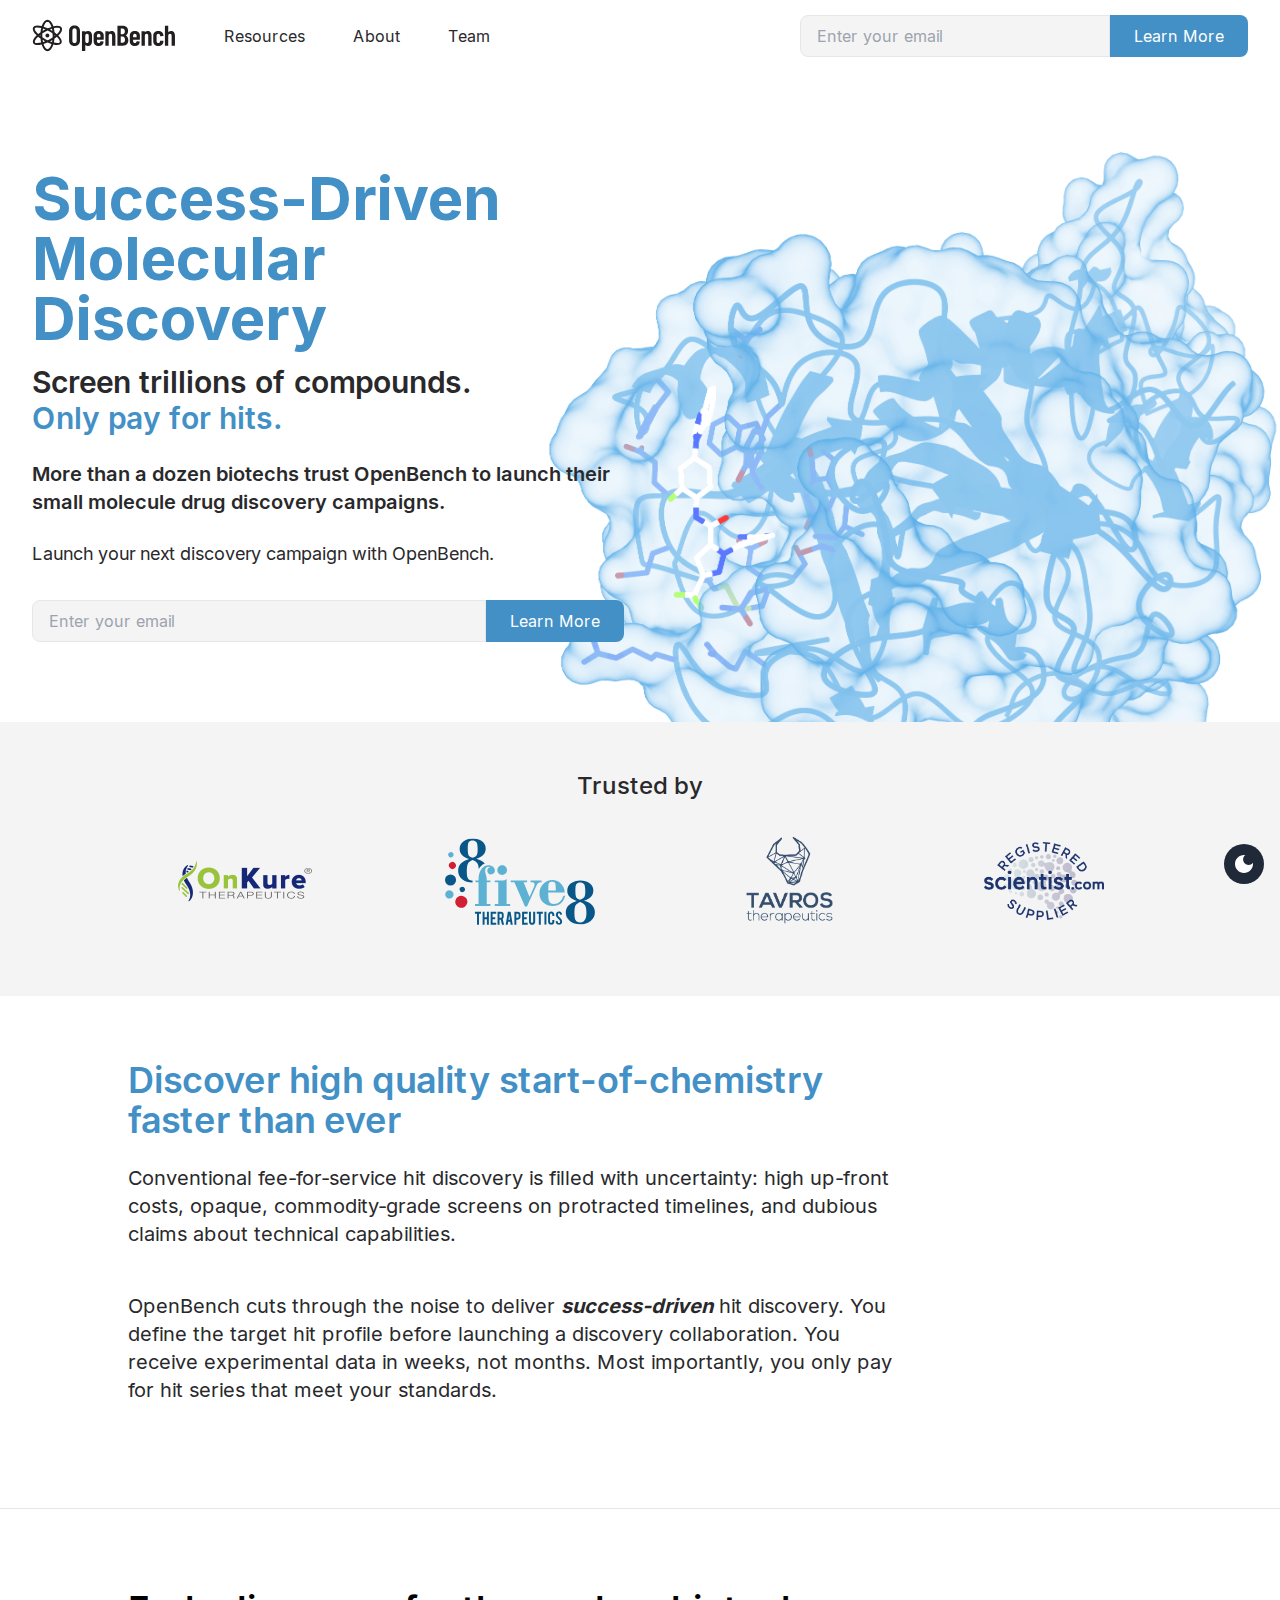
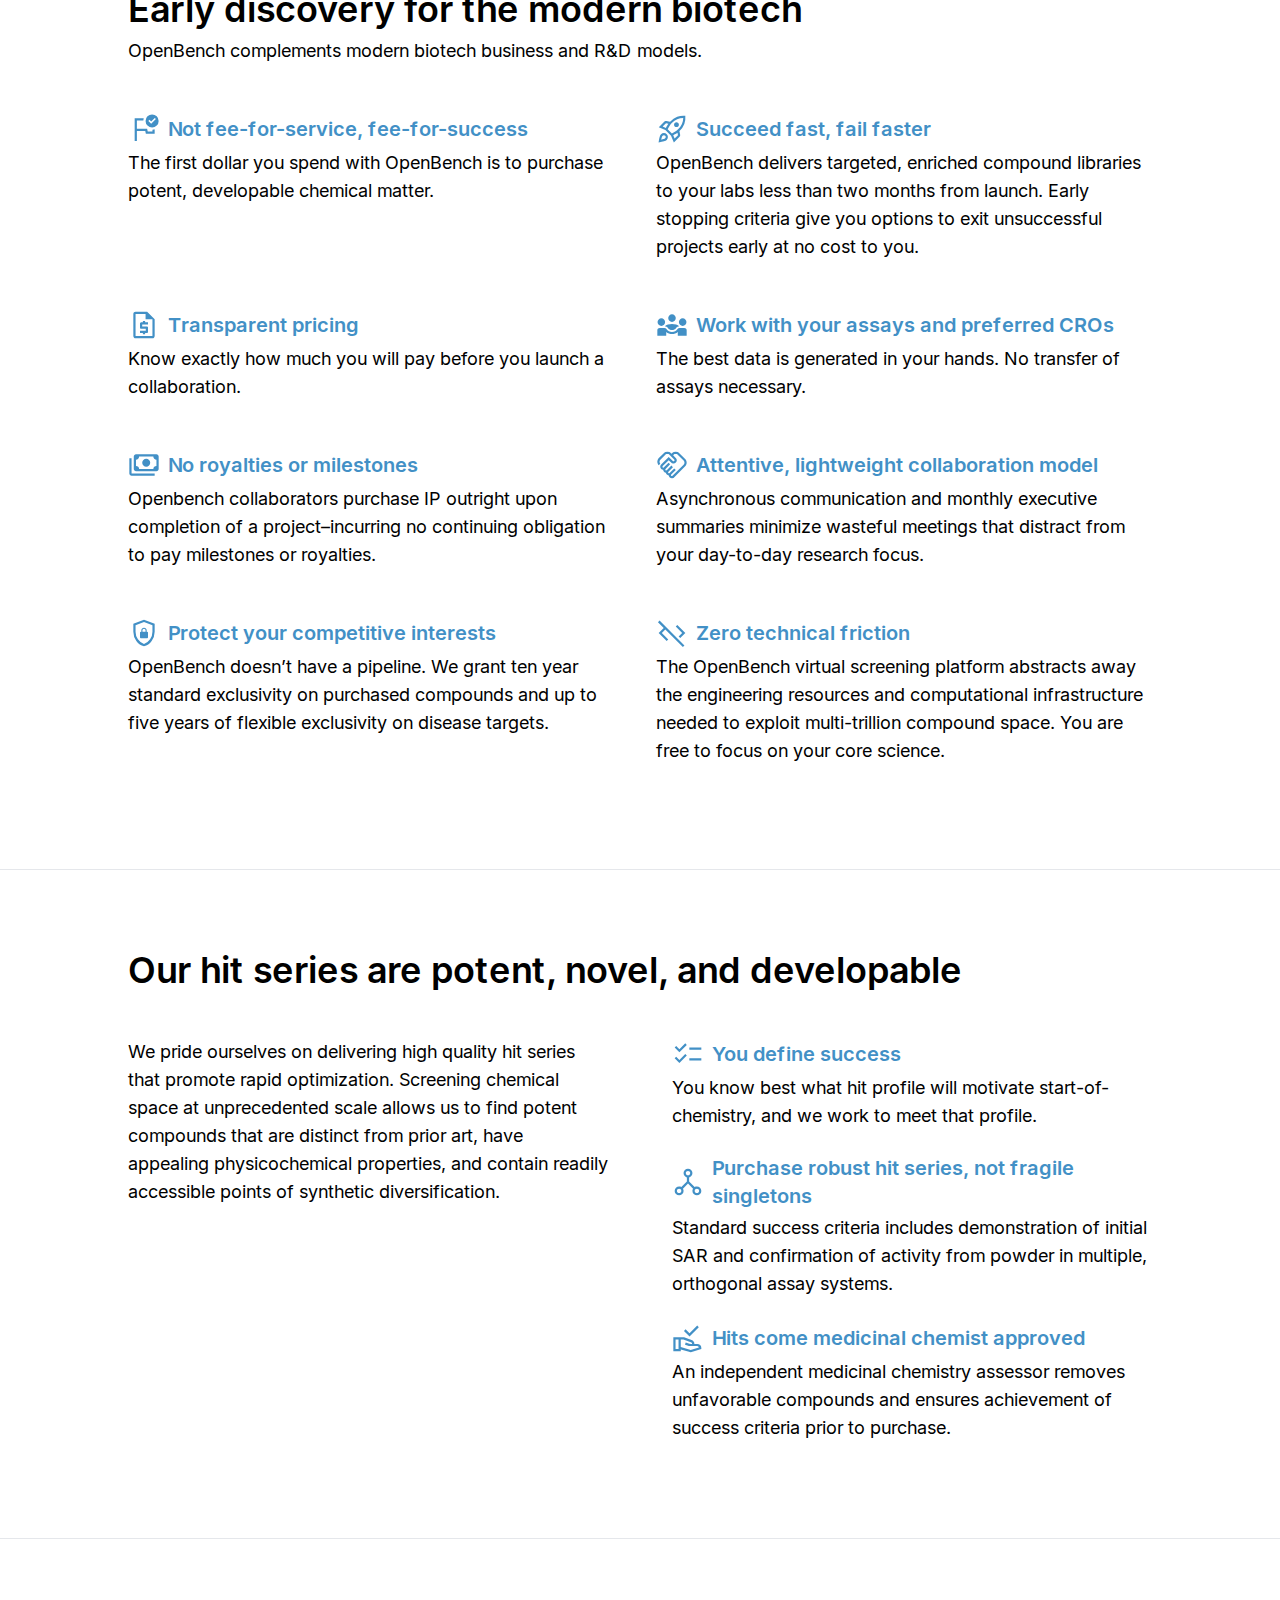
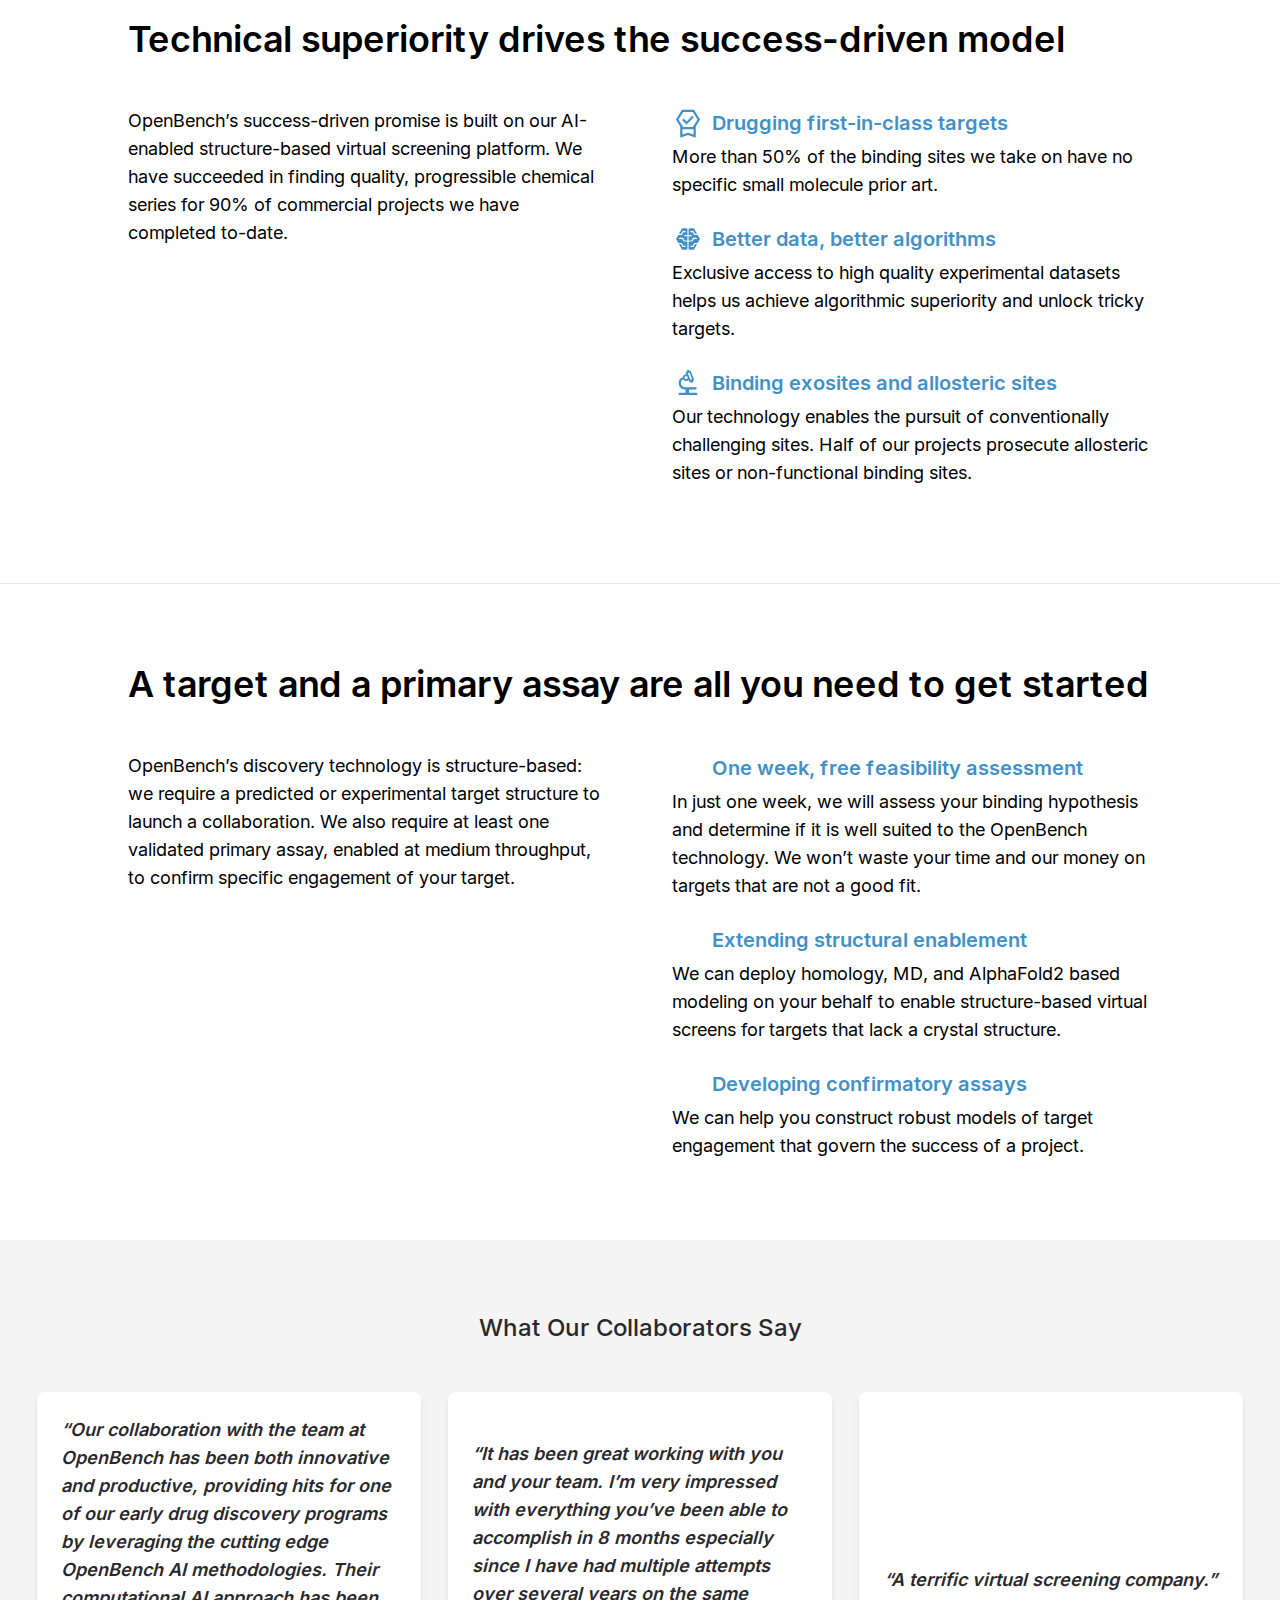
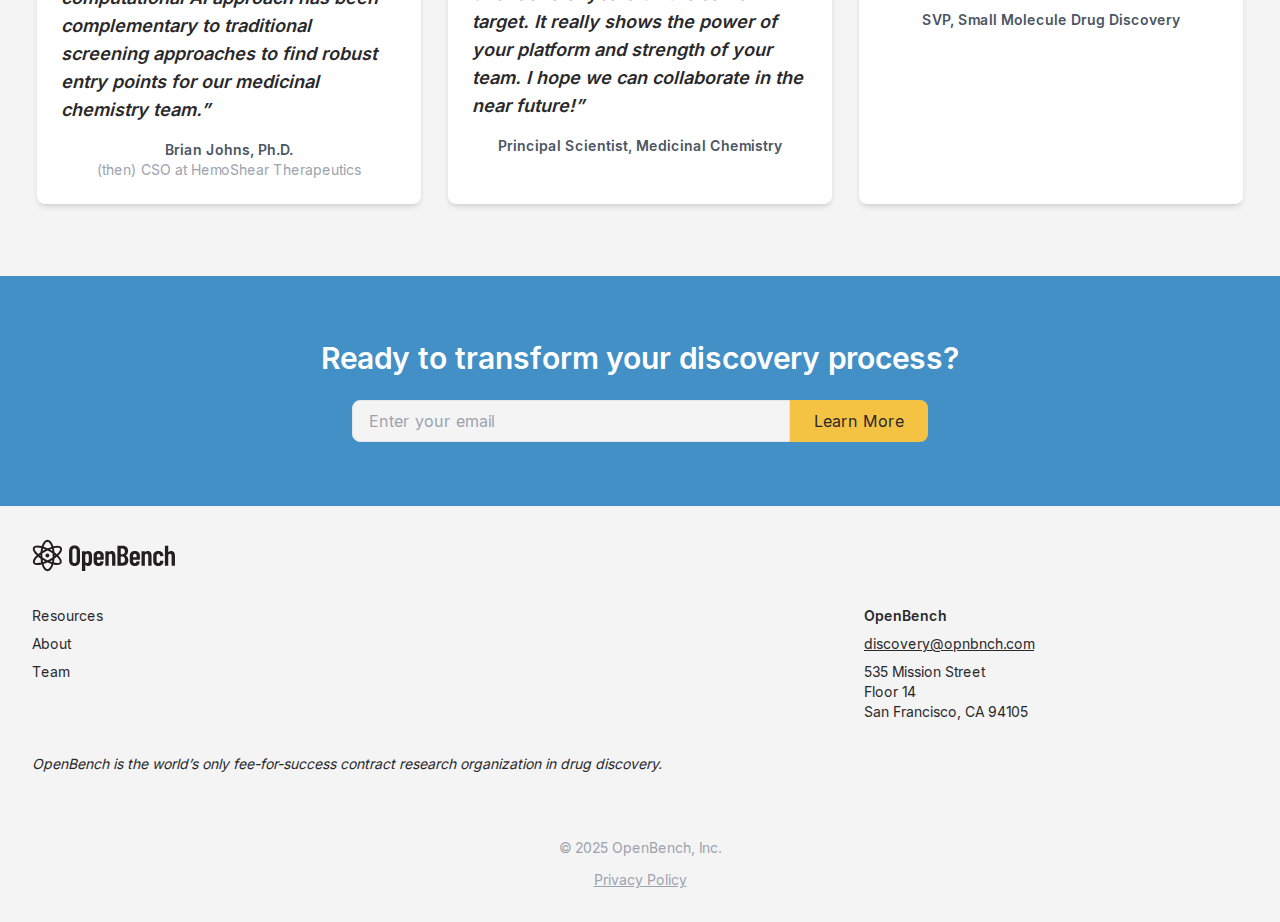
<file: index/index.html>
<!DOCTYPE html><html lang="en"><head><meta charSet="utf-8"/><meta name="viewport" content="width=device-width, initial-scale=1"/><link rel="preload" href="https://opnbnch.github.io/_next/static/media/a34f9d1faa5f3315-s.p.woff2" as="font" crossorigin="" type="font/woff2"/><link rel="stylesheet" href="https://opnbnch.github.io/_next/static/css/d980ab41461f7870.css" data-precedence="next"/><link rel="preload" as="script" fetchPriority="low" href="https://opnbnch.github.io/_next/static/chunks/webpack-fa53ea3da105d5dc.js"/><script src="https://opnbnch.github.io/_next/static/chunks/fd9d1056-6ea706ae31f9bc65.js" async=""></script><script src="https://opnbnch.github.io/_next/static/chunks/23-1f75015a6b8b8687.js" async=""></script><script src="https://opnbnch.github.io/_next/static/chunks/main-app-8fdeb760a9e273a7.js" async=""></script><script src="https://opnbnch.github.io/_next/static/chunks/159-dee13bf1387d75f0.js" async=""></script><script src="https://opnbnch.github.io/_next/static/chunks/118-b54047542ea39065.js" async=""></script><script src="https://opnbnch.github.io/_next/static/chunks/app/layout-2aa006168977e907.js" async=""></script><script src="https://opnbnch.github.io/_next/static/chunks/857-49f6b6c5a9276bf5.js" async=""></script><script src="https://opnbnch.github.io/_next/static/chunks/app/page-6d21cc1024998357.js" async=""></script><title>OpenBench | Success-driven Molecular Discovery</title><meta name="description" content="Early discovery for the modern biotech."/><meta name="application-name" content="OpenBench"/><meta name="robots" content="index, follow"/><meta property="og:title" content="OpenBench | Success-driven Molecular Discovery"/><meta property="og:description" content="Early discovery for the modern biotech."/><meta property="og:site_name" content="Open Bench"/><meta property="og:locale" content="en_US"/><meta property="og:image" content="https://opnbnch.github.io/preview-image-fallback.png"/><meta property="og:image:width" content="1200"/><meta property="og:image:height" content="630"/><meta property="og:type" content="website"/><meta name="twitter:card" content="summary_large_image"/><meta name="twitter:site" content="@opnbnch"/><meta name="twitter:creator" content="@opnbnch"/><meta name="twitter:title" content="OpenBench | Success-driven Molecular Discovery"/><meta name="twitter:description" content="Early discovery for the modern biotech."/><meta name="twitter:image" content="https://opnbnch.github.io/preview-image-fallback.png"/><link rel="icon" href="/Favicon.jpeg"/><meta name="next-size-adjust"/><meta name="theme-color" media="(prefers-color-scheme: light)" content="#FFFFFF"/><meta name="theme-color" media="(prefers-color-scheme: dark)" content="#1F2937"/><link rel="icon" type="image/x-icon" href="/favicon.jpeg"/><script src="https://opnbnch.github.io/_next/static/chunks/polyfills-78c92fac7aa8fdd8.js" noModule=""></script></head><body class="__className_c0e2b6 bg-background-light dark:bg-background-dark"><div class="flex flex-col min-h-screen"><div class="w-full h-[72px]"></div><nav class="fixed top-0 left-0 w-full py-4 px-6 lg:px-8 z-10 h-[72px] bg-background-light dark:bg-background-dark"><div class="container mx-auto flex justify-between items-center h-full gap-8"><div class="flex items-center space-x-8"><a href="/" class="text-text-primary-light dark:text-text-primary-dark text-xl relative"><img alt="OpenBench" loading="lazy" width="144" height="36" decoding="async" data-nimg="1" class="hidden dark:block" style="color:transparent" src="/openbench/svg/OpenBenchLogo_Horizontal_Color.svg"/><img alt="OpenBench" loading="lazy" width="144" height="36" decoding="async" data-nimg="1" class="block dark:hidden" style="color:transparent" src="/openbench/svg/OpenBenchLogo_Horizontal_Black.svg"/></a><div class="hidden md:flex space-x-4"><a href="/resources" class="px-4 py-2 rounded focus:outline-none  text-text-primary-light dark:text-text-primary-dark">Resources</a><a href="/about" class="px-4 py-2 rounded focus:outline-none  text-text-primary-light dark:text-text-primary-dark">About</a><a href="/team" class="px-4 py-2 rounded focus:outline-none  text-text-primary-light dark:text-text-primary-dark">Team</a></div></div><div class="flex justify-end items-center space-x-4 grow"><button class="flex items-center md:hidden text-text-primary-light dark:text-text-primary-dark"><style data-emotion="css vubbuv">.css-vubbuv{-webkit-user-select:none;-moz-user-select:none;-ms-user-select:none;user-select:none;width:1em;height:1em;display:inline-block;fill:currentColor;-webkit-flex-shrink:0;-ms-flex-negative:0;flex-shrink:0;-webkit-transition:fill 200ms cubic-bezier(0.4, 0, 0.2, 1) 0ms;transition:fill 200ms cubic-bezier(0.4, 0, 0.2, 1) 0ms;font-size:1.5rem;}</style><svg class="MuiSvgIcon-root MuiSvgIcon-fontSizeMedium css-vubbuv" focusable="false" aria-hidden="true" viewBox="0 0 24 24" data-testid="MenuIcon"><path d="M3 18h18v-2H3zm0-5h18v-2H3zm0-7v2h18V6z"></path></svg></button><form class="flex items-stretch justify-center hidden lg:flex w-full max-w-md"><input type="email" placeholder="Enter your email" class="px-4 py-2 rounded-l-lg border border-border-light dark:border-border-dark bg-surface-light dark:bg-surface-dark text-text-primary-light dark:text-text-primary-dark focus:outline-none focus:ring-2 focus:ring-primary-light dark:focus:ring-primary-dark w-0 grow" required="" value=""/><button type="submit" class="px-6 py-2 rounded-r-lg focus:outline-none whitespace-nowrap bg-primary-light dark:bg-primary-dark text-white">Learn More</button></form></div></div></nav><main class="flex-grow"><!--$--><div class="relative bg-background-light dark:bg-background-dark text-text-primary-light dark:text-text-primary-dark pt-16 lg:pt-24 flex flex-col justify-center gap-20" style="min-height:calc(100vh - 72px);background-image:url(https://opnbnch.github.io/_next/static/media/hero-image.47c86fe5.png);background-size:cover;background-position:center;background-repeat:no-repeat"><div class="container mx-auto grid grid-cols-1 lg:grid-cols-2 gap-16 lg:gap-8 grow px-6 lg:px-8"><div class="flex flex-col justify-center"><h1 class="text-6xl font-bold text-text-primary-blue dark:text-text-primary-gold mb-4">Success-Driven Molecular Discovery</h1><h2 class="text-3xl font-semibold mb-0">Screen trillions of compounds.</h2><h2 class="text-3xl font-semibold text-text-primary-blue dark:text-text-primary-gold mb-6">Only pay for hits.</h2><h2 class="text-xl font-semibold mb-6">More than a dozen biotechs trust OpenBench to launch their small molecule drug discovery campaigns.</h2><p class="text-lg mb-8">Launch your next discovery campaign with OpenBench.</p><form class="flex items-stretch justify-center "><input type="email" placeholder="Enter your email" class="px-4 py-2 rounded-l-lg border border-border-light dark:border-border-dark bg-surface-light dark:bg-surface-dark text-text-primary-light dark:text-text-primary-dark focus:outline-none focus:ring-2 focus:ring-primary-light dark:focus:ring-primary-dark w-0 grow" required="" value=""/><button type="submit" class="px-6 py-2 rounded-r-lg focus:outline-none whitespace-nowrap bg-primary-light dark:bg-primary-dark text-white">Learn More</button></form></div></div><div class="py-12 px-6 lg:px-8 bg-surface-light dark:bg-surface-dark text-center"><div class="container mx-auto"><h3 class="text-2xl font-medium mb-3 text-text-primary-light dark:text-text-primary-dark">Trusted by</h3><div class="max-w-5xl mx-auto"><div class="flex flex-wrap gap-6 justify-around"><div class="flex items-center justify-center p-2"><div class="block dark:hidden"><img alt="OnKure Therapeutics" loading="lazy" width="150" height="150" decoding="async" data-nimg="1" class="object-contain" style="color:transparent" src="/trusted-by/onkure-logo.png"/></div><div class="hidden dark:block"><img alt="OnKure Therapeutics" loading="lazy" width="150" height="150" decoding="async" data-nimg="1" class="object-contain" style="color:transparent" src="/trusted-by/onkure-logo.png"/></div></div><div class="flex items-center justify-center p-2"><div class="block dark:hidden"><img alt="858 Therapeutics" loading="lazy" width="150" height="150" decoding="async" data-nimg="1" class="object-contain" style="color:transparent" src="/trusted-by/858-tx-logo.svg"/></div><div class="hidden dark:block"><img alt="858 Therapeutics" loading="lazy" width="150" height="150" decoding="async" data-nimg="1" class="object-contain" style="color:transparent" src="/trusted-by/858-tx-logo.svg"/></div></div><div class="flex items-center justify-center p-2"><div class="block dark:hidden"><img alt="Tavros Therapeutics" loading="lazy" width="150" height="150" decoding="async" data-nimg="1" class="object-contain" style="color:transparent" src="/trusted-by/tavros-logo.png"/></div><div class="hidden dark:block"><img alt="Tavros Therapeutics" loading="lazy" width="150" height="150" decoding="async" data-nimg="1" class="object-contain" style="color:transparent" src="/trusted-by/tavros-logo.png"/></div></div><div class="flex items-center justify-center p-2"><a href="https://app.scientist.com/domain_switcher?redirect=/providers/openbench-inc" target="_blank" rel="noopener noreferrer"><div class="block dark:hidden"><img alt="Scientist.com Registered Supplier" loading="lazy" width="120" height="120" decoding="async" data-nimg="1" class="object-contain" style="color:transparent" src="/trusted-by/scientist-com-supplier.png"/></div><div class="hidden dark:block"><img alt="Scientist.com Registered Supplier" loading="lazy" width="120" height="120" decoding="async" data-nimg="1" class="object-contain" style="color:transparent" src="/trusted-by/scientist-com-supplier.png"/></div></a></div></div></div></div></div></div>
<div class="py-16 px-6 lg:px-8 bg-background-light dark:bg-background-dark"><div class="container mx-auto max-w-5xl mb-6"><div class="max-w-3xl"><h1 class="text-4xl font-semibold text-text-primary-blue dark:text-text-primary-gold mb-6">Discover high quality start-of-chemistry faster than ever</h1><div class="text-xl"><p class="mb-4 text-text-primary-light dark:text-text-primary-dark">Conventional fee-for-service hit discovery is filled with uncertainty: high up-front costs, opaque, commodity-grade screens on protracted timelines, and dubious claims about technical capabilities.</p><br/><p class="mb-4 text-text-primary-light dark:text-text-primary-dark">OpenBench cuts through the noise to deliver <em><strong>success-driven</strong></em> hit discovery. You define the target hit profile before launching a discovery collaboration. You receive experimental data in weeks, not months. Most importantly, you only pay for hit series that meet your standards.</p></div></div></div></div>
<hr class="border-t border-border-light dark:border-border-dark my-4"/>
<div class="py-16 px-6 lg:px-8 bg-background-light dark:bg-background-dark"><div class="container mx-auto max-w-5xl mb-6"><div><h2 class="text-4xl dark:text-text-primary-dark font-semibold mb-2">Early discovery for the modern biotech</h2><h2 class="text-lg mb-0 dark:text-text-primary-dark">OpenBench complements modern biotech business and R&amp;D models.</h2></div><div class="grid grid-cols-1 md:grid-cols-1 lg:grid-cols-2 gap-x-8 gap-y-12 mt-12"><div class="flex items-start"><div class="dark:text-text-primary-dark"><h2 class="text-xl mb-1 font-semibold text-text-primary-blue flex items-center gap-2"><img alt="Not fee-for-service, fee-for-success" loading="lazy" width="32" height="32" decoding="async" data-nimg="1" style="color:transparent" src="../icons/flag-check.svg"/>Not fee-for-service, fee-for-success</h2><h2 class="text-lg mb-0 dark:text-text-primary-dark">The first dollar you spend with OpenBench is to purchase potent, developable chemical matter.</h2></div></div><div class="flex items-start"><div class="dark:text-text-primary-dark"><h2 class="text-xl mb-1 font-semibold text-text-primary-blue flex items-center gap-2"><img alt="Succeed fast, fail faster" loading="lazy" width="32" height="32" decoding="async" data-nimg="1" style="color:transparent" src="../icons/rocket.svg"/>Succeed fast, fail faster</h2><h2 class="text-lg mb-0 dark:text-text-primary-dark">OpenBench delivers targeted, enriched compound libraries to your labs less than two months from launch. Early stopping criteria give you options to exit unsuccessful projects early at no cost to you.</h2></div></div><div class="flex items-start"><div class="dark:text-text-primary-dark"><h2 class="text-xl mb-1 font-semibold text-text-primary-blue flex items-center gap-2"><img alt="Transparent pricing" loading="lazy" width="32" height="32" decoding="async" data-nimg="1" style="color:transparent" src="../icons/quote.svg"/>Transparent pricing</h2><h2 class="text-lg mb-0 dark:text-text-primary-dark">Know exactly how much you will pay before you launch a collaboration.</h2></div></div><div class="flex items-start"><div class="dark:text-text-primary-dark"><h2 class="text-xl mb-1 font-semibold text-text-primary-blue flex items-center gap-2"><img alt="Work with your assays and preferred CROs" loading="lazy" width="32" height="32" decoding="async" data-nimg="1" style="color:transparent" src="../icons/group.svg"/>Work with your assays and preferred CROs</h2><h2 class="text-lg mb-0 dark:text-text-primary-dark">The best data is generated in your hands. No transfer of assays necessary.</h2></div></div><div class="flex items-start"><div class="dark:text-text-primary-dark"><h2 class="text-xl mb-1 font-semibold text-text-primary-blue flex items-center gap-2"><img alt="No royalties or milestones" loading="lazy" width="32" height="32" decoding="async" data-nimg="1" style="color:transparent" src="../icons/cash.svg"/>No royalties or milestones</h2><h2 class="text-lg mb-0 dark:text-text-primary-dark">Openbench collaborators purchase IP outright upon completion of a project–incurring no continuing obligation to pay milestones or royalties.</h2></div></div><div class="flex items-start"><div class="dark:text-text-primary-dark"><h2 class="text-xl mb-1 font-semibold text-text-primary-blue flex items-center gap-2"><img alt="Attentive, lightweight collaboration model" loading="lazy" width="32" height="32" decoding="async" data-nimg="1" style="color:transparent" src="../icons/handshake.svg"/>Attentive, lightweight collaboration model</h2><h2 class="text-lg mb-0 dark:text-text-primary-dark">Asynchronous communication and monthly executive summaries minimize wasteful meetings that distract from your day-to-day research focus.</h2></div></div><div class="flex items-start"><div class="dark:text-text-primary-dark"><h2 class="text-xl mb-1 font-semibold text-text-primary-blue flex items-center gap-2"><img alt="Protect your competitive interests" loading="lazy" width="32" height="32" decoding="async" data-nimg="1" style="color:transparent" src="../icons/shield-lock.svg"/>Protect your competitive interests</h2><h2 class="text-lg mb-0 dark:text-text-primary-dark">OpenBench doesn’t have a pipeline. We grant ten year standard exclusivity on purchased compounds and up to five years of flexible exclusivity on disease targets.</h2></div></div><div class="flex items-start"><div class="dark:text-text-primary-dark"><h2 class="text-xl mb-1 font-semibold text-text-primary-blue flex items-center gap-2"><img alt="Zero technical friction" loading="lazy" width="32" height="32" decoding="async" data-nimg="1" style="color:transparent" src="../icons/no-code.svg"/>Zero technical friction</h2><h2 class="text-lg mb-0 dark:text-text-primary-dark">The OpenBench virtual screening platform abstracts away the engineering resources and computational infrastructure needed to exploit multi-trillion compound space. You are free to focus on your core science.</h2></div></div></div></div></div>
<hr class="border-t border-border-light dark:border-border-dark my-4"/>
<div class="py-16 px-6 lg:px-8 bg-background-light dark:bg-background-dark"><div class="container mx-auto max-w-5xl"><div class="max-w-5xl mb-12"><h2 class="text-4xl dark:text-text-primary-dark font-semibold mb-6">Our hit series are potent, novel, and developable</h2></div><div class="grid grid-cols-1 lg:grid-cols-2 gap-16"><div class="flex flex-col justify-start max-w-xl"><h2 class="text-lg mb-0 dark:text-text-primary-dark">We pride ourselves on delivering high quality hit series that promote rapid optimization. Screening chemical space at unprecedented scale allows us to find potent compounds that are distinct from prior art, have appealing physicochemical properties, and contain readily accessible points of synthetic diversification.</h2></div><div class="max-w-xl"><div class="flex gap-2 flex-wrap"><div class="mb-4 dark:text-text-primary-dark"><h2 class="text-xl mb-1 font-semibold text-text-primary-blue flex items-center gap-2"><img alt="You define success" loading="lazy" width="32" height="32" decoding="async" data-nimg="1" style="color:transparent" src="../icons/checklist.svg"/>You define success</h2><h2 class="text-lg mb-0 dark:text-text-primary-dark">You know best what hit profile will motivate start-of-chemistry, and we work to meet that profile.</h2></div><div class="mb-4 dark:text-text-primary-dark"><h2 class="text-xl mb-1 font-semibold text-text-primary-blue flex items-center gap-2"><img alt="Purchase robust hit series, not fragile singletons" loading="lazy" width="32" height="32" decoding="async" data-nimg="1" style="color:transparent" src="../icons/node.svg"/>Purchase robust hit series, not fragile singletons</h2><h2 class="text-lg mb-0 dark:text-text-primary-dark">Standard success criteria includes demonstration of initial SAR and confirmation of activity from powder in multiple, orthogonal assay systems.</h2></div><div class="mb-4 dark:text-text-primary-dark"><h2 class="text-xl mb-1 font-semibold text-text-primary-blue flex items-center gap-2"><img alt="Hits come medicinal chemist approved" loading="lazy" width="32" height="32" decoding="async" data-nimg="1" style="color:transparent" src="../icons/approved.svg"/>Hits come medicinal chemist approved</h2><h2 class="text-lg mb-0 dark:text-text-primary-dark">An independent medicinal chemistry assessor removes unfavorable compounds and ensures achievement of success criteria prior to purchase.</h2></div></div></div></div></div></div>
<hr class="border-t border-border-light dark:border-border-dark my-4"/>
<div class="py-16 px-6 lg:px-8 bg-background-light dark:bg-background-dark"><div class="container mx-auto max-w-5xl"><div class="max-w-5xl mb-12"><h2 class="text-4xl dark:text-text-primary-dark font-semibold mb-6">Technical superiority drives the success-driven model</h2></div><div class="grid grid-cols-1 lg:grid-cols-2 gap-16"><div class="flex flex-col justify-start max-w-xl"><h2 class="text-lg mb-0 dark:text-text-primary-dark">OpenBench’s success-driven promise is built on our AI-enabled structure-based virtual screening platform. We have succeeded in finding quality, progressible chemical series for 90% of commercial projects we have completed to-date.</h2></div><div class="max-w-xl"><div class="flex gap-2 flex-wrap"><div class="mb-4 dark:text-text-primary-dark"><h2 class="text-xl mb-1 font-semibold text-text-primary-blue flex items-center gap-2"><img alt="Drugging first-in-class targets" loading="lazy" width="32" height="32" decoding="async" data-nimg="1" style="color:transparent" src="../icons/ribbon.svg"/>Drugging first-in-class targets</h2><h2 class="text-lg mb-0 dark:text-text-primary-dark">More than 50% of the binding sites we take on have no specific small molecule prior art.</h2></div><div class="mb-4 dark:text-text-primary-dark"><h2 class="text-xl mb-1 font-semibold text-text-primary-blue flex items-center gap-2"><img alt="Better data, better algorithms" loading="lazy" width="32" height="32" decoding="async" data-nimg="1" style="color:transparent" src="../icons/brain.svg"/>Better data, better algorithms</h2><h2 class="text-lg mb-0 dark:text-text-primary-dark">Exclusive access to high quality experimental datasets helps us achieve algorithmic superiority and unlock tricky targets.</h2></div><div class="mb-4 dark:text-text-primary-dark"><h2 class="text-xl mb-1 font-semibold text-text-primary-blue flex items-center gap-2"><img alt="Binding exosites and allosteric sites" loading="lazy" width="32" height="32" decoding="async" data-nimg="1" style="color:transparent" src="../icons/microscope.svg"/>Binding exosites and allosteric sites</h2><h2 class="text-lg mb-0 dark:text-text-primary-dark">Our technology enables the pursuit of conventionally challenging sites. Half of our projects prosecute allosteric sites or non-functional binding sites.</h2></div></div></div></div></div></div>
<hr class="border-t border-border-light dark:border-border-dark my-4"/>
<div class="py-16 px-6 lg:px-8 bg-background-light dark:bg-background-dark"><div class="container mx-auto max-w-5xl"><div class="max-w-5xl mb-12"><h2 class="text-4xl dark:text-text-primary-dark font-semibold mb-6">A target and a primary assay are all you need to get started</h2></div><div class="grid grid-cols-1 lg:grid-cols-2 gap-16"><div class="flex flex-col justify-start max-w-xl"><h2 class="text-lg mb-0 dark:text-text-primary-dark">OpenBench’s discovery technology is structure-based: we require a predicted or experimental target structure to launch a collaboration. We also require at least one validated primary assay, enabled at medium throughput, to confirm specific engagement of your target.</h2></div><div class="max-w-xl"><div class="flex gap-2 flex-wrap"><div class="mb-4 dark:text-text-primary-dark"><h2 class="text-xl mb-1 font-semibold text-text-primary-blue flex items-center gap-2"><img alt="One week, free feasibility assessment" loading="lazy" width="32" height="32" decoding="async" data-nimg="1" style="color:transparent" src="../icons/calendar-checkmark.svg"/>One week, free feasibility assessment</h2><h2 class="text-lg mb-0 dark:text-text-primary-dark">In just one week, we will assess your binding hypothesis and determine if it is well suited to the OpenBench technology. We won’t waste your time and our money on targets that are not a good fit.</h2></div><div class="mb-4 dark:text-text-primary-dark"><h2 class="text-xl mb-1 font-semibold text-text-primary-blue flex items-center gap-2"><img alt="Extending structural enablement" loading="lazy" width="32" height="32" decoding="async" data-nimg="1" style="color:transparent" src="../icons/dna.svg"/>Extending structural enablement</h2><h2 class="text-lg mb-0 dark:text-text-primary-dark">We can deploy homology, MD, and AlphaFold2 based modeling on your behalf to enable structure-based virtual screens for targets that lack a crystal structure.</h2></div><div class="mb-4 dark:text-text-primary-dark"><h2 class="text-xl mb-1 font-semibold text-text-primary-blue flex items-center gap-2"><img alt="Developing confirmatory assays" loading="lazy" width="32" height="32" decoding="async" data-nimg="1" style="color:transparent" src="../icons/flask.svg"/>Developing confirmatory assays</h2><h2 class="text-lg mb-0 dark:text-text-primary-dark">We can help you construct robust models of target engagement that govern the success of a project.</h2></div></div></div></div></div></div>
<div class="bg-surface-light dark:bg-surface-dark py-12 px-6 lg:px-8 text-center"><div class="container mx-auto"><div class="mt-6 mb-12"><h3 class="text-2xl font-medium mb-3 text-text-primary-light dark:text-text-primary-dark">What Our Collaborators Say</h3></div><div class="flex flex-wrap justify-between gap-4 mt-4 mb-6 max-w-7xl mx-auto text-left"><div class="flex flex-col items-center justify-center p-6 bg-background-light dark:bg-background-dark rounded-lg shadow-md basis-30 grow max-w-96 mx-auto"><p class="text-lg text-text-primary-light dark:text-text-primary-dark italic font-semibold mb-4">“<!-- -->Our collaboration with the team at OpenBench has been both innovative and productive, providing hits for one of our early drug discovery programs by leveraging the cutting edge OpenBench AI methodologies.  Their computational AI approach has been complementary to traditional screening approaches to find robust entry points for our medicinal chemistry team.<!-- -->”</p><p class="text-sm text-text-secondary-light dark:text-text-secondary-dark font-semibold">Brian Johns, Ph.D.</p><p class="text-sm text-text-muted-light dark:text-text-muted-dark">(then) CSO at HemoShear Therapeutics</p></div><div class="flex flex-col items-center justify-center p-6 bg-background-light dark:bg-background-dark rounded-lg shadow-md basis-30 grow max-w-96 mx-auto"><p class="text-lg text-text-primary-light dark:text-text-primary-dark italic font-semibold mb-4">“<!-- -->It has been great working with you and your team. I’m very impressed with everything you’ve been able to accomplish in 8 months especially since I have had multiple attempts over several years on the same target. It really shows the power of your platform and strength of your team. I hope we can collaborate in the near future!<!-- -->”</p><p class="text-sm text-text-secondary-light dark:text-text-secondary-dark font-semibold">Principal Scientist, Medicinal Chemistry</p><p class="text-sm text-text-muted-light dark:text-text-muted-dark"></p></div><div class="flex flex-col items-center justify-center p-6 bg-background-light dark:bg-background-dark rounded-lg shadow-md basis-30 grow max-w-96 mx-auto"><p class="text-lg text-text-primary-light dark:text-text-primary-dark italic font-semibold mb-4">“<!-- -->A terrific virtual screening company.<!-- -->”</p><p class="text-sm text-text-secondary-light dark:text-text-secondary-dark font-semibold">SVP, Small Molecule Drug Discovery</p><p class="text-sm text-text-muted-light dark:text-text-muted-dark"></p></div></div></div></div>
<div class="py-16 px-6 lg:px-8 bg-primary-light dark:bg-primary-dark text-white text-center"><div class="container mx-auto"><h2 class="text-3xl font-semibold mb-6">Ready to transform your discovery process?</h2><div class="max-w-xl mx-auto"><form class="flex items-stretch justify-center "><input type="email" placeholder="Enter your email" class="px-4 py-2 rounded-l-lg border border-border-light dark:border-border-dark bg-surface-light dark:bg-surface-dark text-text-primary-light dark:text-text-primary-dark focus:outline-none focus:ring-2 focus:ring-primary-light dark:focus:ring-primary-dark w-0 grow" required="" value=""/><button type="submit" class="px-6 py-2 rounded-r-lg focus:outline-none whitespace-nowrap bg-secondary-light dark:bg-secondary-dark text-text-primary-light">Learn More</button></form></div></div></div><!--/$--></main><footer class="bg-surface-light dark:bg-surface-dark px-6 lg:px-8 py-8"><div class="container mx-auto grid grid-cols-1 md:grid-cols-2 lg:grid-cols-3 gap-8"><div class="w-full flex justify-between items-center lg:col-span-3 md:col-span-2"><a href="/" class="text-lg font-semibold text-text-primary-light dark:text-text-primary-dark"><img alt="OpenBench" loading="lazy" width="144" height="36" decoding="async" data-nimg="1" class="hidden dark:block" style="color:transparent" src="/openbench/svg/OpenBenchLogo_Horizontal_Color.svg"/><img alt="OpenBench" loading="lazy" width="144" height="36" decoding="async" data-nimg="1" class="block dark:hidden" style="color:transparent" src="/openbench/svg/OpenBenchLogo_Horizontal_Black.svg"/></a></div><div class="space-y-2 lg:col-span-2 w-fit"><a href="/resources" class="block text-sm text-text-primary-light dark:text-text-primary-dark hover:text-text-secondary-light dark:hover:text-text-secondary-dark">Resources</a><a href="/about" class="block text-sm text-text-primary-light dark:text-text-primary-dark hover:text-text-secondary-light dark:hover:text-text-secondary-dark">About</a><a href="/team" class="block text-sm text-text-primary-light dark:text-text-primary-dark hover:text-text-secondary-light dark:hover:text-text-secondary-dark">Team</a></div><div class="space-y-2"><p class="text-sm text-text-primary-light dark:text-text-primary-dark font-semibold">OpenBench</p><a href="mailto:discovery@opnbnch.com" class="block text-sm text-text-primary-light dark:text-text-primary-dark underline">discovery@opnbnch.com</a><p class="text-sm text-text-primary-light dark:text-text-primary-dark">535 Mission Street <br/> Floor 14 <br/> San Francisco, CA 94105</p></div><div class="space-y-2 lg:col-span-3 md:col-span-2"><p class="text-sm text-text-primary-light dark:text-text-primary-dark italic">OpenBench is the world’s only fee-for-success contract research organization in drug discovery.</p></div><div class="col-span-1 md:col-span-2 lg:col-span-3 text-center mt-8"><p class="text-sm text-text-muted-light dark:text-text-muted-dark">© 2025 OpenBench, Inc.<!-- --> </p><p class="text-sm text-text-muted-light dark:text-text-muted-dark mt-3"><a class="underline" href="/privacy-policy">Privacy Policy</a></p></div></div></footer><button class="fixed bottom-4 right-4 p-2 bg-gray-800 dark:bg-gray-200 text-white dark:text-gray-800 rounded-full flex items-center justify-center transition-colors duration-300"><style data-emotion="css vubbuv">.css-vubbuv{-webkit-user-select:none;-moz-user-select:none;-ms-user-select:none;user-select:none;width:1em;height:1em;display:inline-block;fill:currentColor;-webkit-flex-shrink:0;-ms-flex-negative:0;flex-shrink:0;-webkit-transition:fill 200ms cubic-bezier(0.4, 0, 0.2, 1) 0ms;transition:fill 200ms cubic-bezier(0.4, 0, 0.2, 1) 0ms;font-size:1.5rem;}</style><svg class="MuiSvgIcon-root MuiSvgIcon-fontSizeMedium w-6 h-6 css-vubbuv" focusable="false" aria-hidden="true" viewBox="0 0 24 24" data-testid="DarkModeIcon"><path d="M12 3c-4.97 0-9 4.03-9 9s4.03 9 9 9 9-4.03 9-9c0-.46-.04-.92-.1-1.36-.98 1.37-2.58 2.26-4.4 2.26-2.98 0-5.4-2.42-5.4-5.4 0-1.81.89-3.42 2.26-4.4-.44-.06-.9-.1-1.36-.1"></path></svg></button><div class="fixed inset-0 bg-background-light dark:bg-background-dark z-50 hidden"><div class="fixed top-0 left-0 w-full bg-background-light dark:bg-background-dark py-4 px-6 lg:px-8 z-10 h-[72px] flex items-center"><div class="container mx-auto flex justify-between items-center"><div class="flex items-center space-x-8"><a href="/" class="text-text-primary-light dark:text-text-primary-dark text-xl">OpenBench</a></div><div class="flex items-center space-x-4"><button class="text-text-primary-light dark:text-text-primary-dark flex items-center"><style data-emotion="css vubbuv">.css-vubbuv{-webkit-user-select:none;-moz-user-select:none;-ms-user-select:none;user-select:none;width:1em;height:1em;display:inline-block;fill:currentColor;-webkit-flex-shrink:0;-ms-flex-negative:0;flex-shrink:0;-webkit-transition:fill 200ms cubic-bezier(0.4, 0, 0.2, 1) 0ms;transition:fill 200ms cubic-bezier(0.4, 0, 0.2, 1) 0ms;font-size:1.5rem;}</style><svg class="MuiSvgIcon-root MuiSvgIcon-fontSizeMedium css-vubbuv" focusable="false" aria-hidden="true" viewBox="0 0 24 24" data-testid="CloseIcon"><path d="M19 6.41 17.59 5 12 10.59 6.41 5 5 6.41 10.59 12 5 17.59 6.41 19 12 13.41 17.59 19 19 17.59 13.41 12z"></path></svg></button></div></div></div><div class="flex flex-col items-center mt-[72px] pt-4 pb-24 h-full w-full overflow-y-auto gap-y-2 px-6"><a href="/resources" class="px-4 py-2 rounded focus:outline-none text-lg w-full bg-surface-light dark:bg-surface-dark text-text-primary-light dark:text-text-primary-dark">Resources</a><a href="/about" class="px-4 py-2 rounded focus:outline-none text-lg w-full bg-surface-light dark:bg-surface-dark text-text-primary-light dark:text-text-primary-dark">About</a><a href="/team" class="px-4 py-2 rounded focus:outline-none text-lg w-full bg-surface-light dark:bg-surface-dark text-text-primary-light dark:text-text-primary-dark">Team</a></div></div></div><script src="https://opnbnch.github.io/_next/static/chunks/webpack-fa53ea3da105d5dc.js" async=""></script><script>(self.__next_f=self.__next_f||[]).push([0]);self.__next_f.push([2,null])</script><script>self.__next_f.push([1,"1:HL[\"https://opnbnch.github.io/_next/static/media/a34f9d1faa5f3315-s.p.woff2\",\"font\",{\"crossOrigin\":\"\",\"type\":\"font/woff2\"}]\n2:HL[\"https://opnbnch.github.io/_next/static/css/d980ab41461f7870.css\",\"style\"]\n"])</script><script>self.__next_f.push([1,"3:I[5751,[],\"\"]\n6:I[9275,[],\"\"]\n8:I[1343,[],\"\"]\n9:I[9301,[\"159\",\"static/chunks/159-dee13bf1387d75f0.js\",\"118\",\"static/chunks/118-b54047542ea39065.js\",\"185\",\"static/chunks/app/layout-2aa006168977e907.js\"],\"MobileNavProvider\"]\na:I[1551,[\"159\",\"static/chunks/159-dee13bf1387d75f0.js\",\"118\",\"static/chunks/118-b54047542ea39065.js\",\"185\",\"static/chunks/app/layout-2aa006168977e907.js\"],\"ModalProvider\"]\nb:I[4805,[\"159\",\"static/chunks/159-dee13bf1387d75f0.js\",\"118\",\"static/chunks/118-b54047542ea39065.js\",\"185\",\"static/chunks/app/layout-2aa006168977e907.js\"],\"DropdownProvider\"]\nc:I[512,[\"159\",\"static/chunks/159-dee13bf1387d75f0.js\",\"118\",\"static/chunks/118-b54047542ea39065.js\",\"185\",\"static/chunks/app/layout-2aa006168977e907.js\"],\"default\"]\ne:I[8173,[\"159\",\"static/chunks/159-dee13bf1387d75f0.js\",\"118\",\"static/chunks/118-b54047542ea39065.js\",\"857\",\"static/chunks/857-49f6b6c5a9276bf5.js\",\"931\",\"static/chunks/app/page-6d21cc1024998357.js\"],\"Image\"]\nf:I[231,[\"159\",\"static/chunks/159-dee13bf1387d75f0.js\",\"118\",\"static/chunks/118-b54047542ea39065.js\",\"857\",\"static/chunks/857-49f6b6c5a9276bf5.js\",\"931\",\"static/chunks/app/page-6d21cc1024998357.js\"],\"\"]\n10:I[9564,[\"159\",\"static/chunks/159-dee13bf1387d75f0.js\",\"118\",\"static/chunks/118-b54047542ea39065.js\",\"185\",\"static/chunks/app/layout-2aa006168977e907.js\"],\"default\"]\n11:I[3656,[\"159\",\"static/chunks/159-dee13bf1387d75f0.js\",\"118\",\"static/chunks/118-b54047542ea39065.js\",\"185\",\"static/chunks/app/layout-2aa006168977e907.js\"],\"default\"]\n12:I[179,[\"159\",\"static/chunks/159-dee13bf1387d75f0.js\",\"118\",\"static/chunks/118-b54047542ea39065.js\",\"185\",\"static/chunks/app/layout-2aa006168977e907.js\"],\"default\"]\n14:I[6130,[],\"\"]\n7:[\"slug\",\"index\",\"c\"]\n15:[]\n"])</script><script>self.__next_f.push([1,"0:[[[\"$\",\"link\",\"0\",{\"rel\":\"stylesheet\",\"href\":\"https://opnbnch.github.io/_next/static/css/d980ab41461f7870.css\",\"precedence\":\"next\",\"crossOrigin\":\"$undefined\"}]],[\"$\",\"$L3\",null,{\"buildId\":\"owa1fvMdGm_YvaZRkHXfq\",\"assetPrefix\":\"https://opnbnch.github.io\",\"initialCanonicalUrl\":\"/index\",\"initialTree\":[\"\",{\"children\":[[\"slug\",\"index\",\"c\"],{\"children\":[\"__PAGE__?{\\\"slug\\\":[\\\"index\\\"]}\",{}]}]},\"$undefined\",\"$undefined\",true],\"initialSeedData\":[\"\",{\"children\":[[\"slug\",\"index\",\"c\"],{\"children\":[\"__PAGE__\",{},[[\"$L4\",\"$L5\"],null],null]},[\"$\",\"$L6\",null,{\"parallelRouterKey\":\"children\",\"segmentPath\":[\"children\",\"$7\",\"children\"],\"error\":\"$undefined\",\"errorStyles\":\"$undefined\",\"errorScripts\":\"$undefined\",\"template\":[\"$\",\"$L8\",null,{}],\"templateStyles\":\"$undefined\",\"templateScripts\":\"$undefined\",\"notFound\":\"$undefined\",\"notFoundStyles\":\"$undefined\",\"styles\":null}],null]},[[\"$\",\"html\",null,{\"lang\":\"en\",\"children\":[[\"$\",\"head\",null,{\"children\":[[\"$\",\"meta\",null,{\"name\":\"theme-color\",\"media\":\"(prefers-color-scheme: light)\",\"content\":\"#FFFFFF\"}],[\"$\",\"meta\",null,{\"name\":\"theme-color\",\"media\":\"(prefers-color-scheme: dark)\",\"content\":\"#1F2937\"}],[\"$\",\"link\",null,{\"rel\":\"icon\",\"type\":\"image/x-icon\",\"href\":\"/favicon.jpeg\"}]]}],[\"$\",\"body\",null,{\"className\":\"__className_c0e2b6 bg-background-light dark:bg-background-dark\",\"children\":[\"$\",\"$L9\",null,{\"children\":[\"$\",\"$La\",null,{\"children\":[\"$\",\"$Lb\",null,{\"children\":[\"$\",\"div\",null,{\"className\":\"flex flex-col min-h-screen\",\"children\":[[\"$\",\"$Lc\",null,{}],[\"$\",\"main\",null,{\"className\":\"flex-grow\",\"children\":[\"$\",\"$L6\",null,{\"parallelRouterKey\":\"children\",\"segmentPath\":[\"children\"],\"error\":\"$undefined\",\"errorStyles\":\"$undefined\",\"errorScripts\":\"$undefined\",\"template\":[\"$\",\"$L8\",null,{}],\"templateStyles\":\"$undefined\",\"templateScripts\":\"$undefined\",\"notFound\":\"$Ld\",\"notFoundStyles\":[],\"styles\":null}]}],[\"$\",\"footer\",null,{\"className\":\"bg-surface-light dark:bg-surface-dark px-6 lg:px-8 py-8\",\"children\":[\"$\",\"div\",null,{\"className\":\"container mx-auto grid grid-cols-1 md:grid-cols-2 lg:grid-cols-3 gap-8\",\"children\":[[\"$\",\"div\",null,{\"className\":\"w-full flex justify-between items-center lg:col-span-3 md:col-span-2\",\"children\":[\"$\",\"a\",null,{\"href\":\"/\",\"className\":\"text-lg font-semibold text-text-primary-light dark:text-text-primary-dark\",\"children\":[[\"$\",\"$Le\",null,{\"src\":\"/openbench/svg/OpenBenchLogo_Horizontal_Color.svg\",\"alt\":\"OpenBench\",\"width\":144,\"height\":36,\"className\":\"hidden dark:block\"}],[\"$\",\"$Le\",null,{\"src\":\"/openbench/svg/OpenBenchLogo_Horizontal_Black.svg\",\"alt\":\"OpenBench\",\"width\":144,\"height\":36,\"className\":\"block dark:hidden\"}]]}]}],[\"$\",\"div\",null,{\"className\":\"space-y-2 lg:col-span-2 w-fit\",\"children\":[[\"$\",\"a\",\"Resources\",{\"href\":\"/resources\",\"className\":\"block text-sm text-text-primary-light dark:text-text-primary-dark hover:text-text-secondary-light dark:hover:text-text-secondary-dark\",\"children\":\"Resources\"}],[\"$\",\"a\",\"About\",{\"href\":\"/about\",\"className\":\"block text-sm text-text-primary-light dark:text-text-primary-dark hover:text-text-secondary-light dark:hover:text-text-secondary-dark\",\"children\":\"About\"}],[\"$\",\"a\",\"Team\",{\"href\":\"/team\",\"className\":\"block text-sm text-text-primary-light dark:text-text-primary-dark hover:text-text-secondary-light dark:hover:text-text-secondary-dark\",\"children\":\"Team\"}]]}],[\"$\",\"div\",null,{\"className\":\"space-y-2\",\"children\":[[\"$\",\"p\",null,{\"className\":\"text-sm text-text-primary-light dark:text-text-primary-dark font-semibold\",\"children\":\"OpenBench\"}],[\"$\",\"a\",null,{\"href\":\"mailto:discovery@opnbnch.com\",\"className\":\"block text-sm text-text-primary-light dark:text-text-primary-dark underline\",\"children\":\"discovery@opnbnch.com\"}],[\"$\",\"p\",null,{\"className\":\"text-sm text-text-primary-light dark:text-text-primary-dark\",\"children\":[\"535 Mission Street \",[\"$\",\"br\",null,{}],\" Floor 14 \",[\"$\",\"br\",null,{}],\" San Francisco, CA 94105\"]}]]}],[\"$\",\"div\",null,{\"className\":\"space-y-2 lg:col-span-3 md:col-span-2\",\"children\":[\"$\",\"p\",null,{\"className\":\"text-sm text-text-primary-light dark:text-text-primary-dark italic\",\"children\":\"OpenBench is the world’s only fee-for-success contract research organization in drug discovery.\"}]}],[\"$\",\"div\",null,{\"className\":\"col-span-1 md:col-span-2 lg:col-span-3 text-center mt-8\",\"children\":[[\"$\",\"p\",null,{\"className\":\"text-sm text-text-muted-light dark:text-text-muted-dark\",\"children\":[\"© 2025 OpenBench, Inc.\",\" \"]}],[\"$\",\"p\",null,{\"className\":\"text-sm text-text-muted-light dark:text-text-muted-dark mt-3\",\"children\":[\"$\",\"$Lf\",null,{\"href\":\"/privacy-policy\",\"className\":\"underline\",\"children\":\"Privacy Policy\"}]}]]}]]}]}],[\"$\",\"$L10\",null,{}],[\"$\",\"$L11\",null,{}],[\"$\",\"$L12\",null,{}]]}]}]}]}]}]]}],null],null],\"couldBeIntercepted\":false,\"initialHead\":[false,\"$L13\"],\"globalErrorComponent\":\"$14\",\"missingSlots\":\"$W15\"}]]\n"])</script><script>self.__next_f.push([1,"16:\"$Sreact.suspense\"\n17:I[1481,[\"159\",\"static/chunks/159-dee13bf1387d75f0.js\",\"118\",\"static/chunks/118-b54047542ea39065.js\",\"857\",\"static/chunks/857-49f6b6c5a9276bf5.js\",\"931\",\"static/chunks/app/page-6d21cc1024998357.js\"],\"PreloadCss\"]\n5:[\"$\",\"$16\",null,{\"fallback\":null,\"children\":[[\"$\",\"$L17\",null,{\"moduleIds\":\"$undefined\"}],\"$L18\"]}]\nd:[\"$\",\"div\",null,{\"className\":\"py-12 px-6 lg:px-8 max-w-3xl mx-auto\",\"children\":[\"$\",\"$16\",null,{\"fallback\":null,\"children\":[[\"$\",\"$L17\",null,{\"moduleIds\":[\"app/not-found.tsx -\u003e @/markdown/404.mdx\"]}],\"$L19\"]}]}]\n13:[[\"$\",\"meta\",\"0\",{\"name\":\"viewport\",\"content\":\"width=device-width, initial-scale=1\"}],[\"$\",\"meta\",\"1\",{\"charSet\":\"utf-8\"}],[\"$\",\"title\",\"2\",{\"children\":\"OpenBench | Success-driven Molecular Discovery\"}],[\"$\",\"meta\",\"3\",{\"name\":\"description\",\"content\":\"Early discovery for the modern biotech.\"}],[\"$\",\"meta\",\"4\",{\"name\":\"application-name\",\"content\":\"OpenBench\"}],[\"$\",\"meta\",\"5\",{\"name\":\"robots\",\"content\":\"index, follow\"}],[\"$\",\"meta\",\"6\",{\"property\":\"og:title\",\"content\":\"OpenBench | Success-driven Molecular Discovery\"}],[\"$\",\"meta\",\"7\",{\"property\":\"og:description\",\"content\":\"Early discovery for the modern biotech.\"}],[\"$\",\"meta\",\"8\",{\"property\":\"og:site_name\",\"content\":\"Open Bench\"}],[\"$\",\"meta\",\"9\",{\"property\":\"og:locale\",\"content\":\"en_US\"}],[\"$\",\"meta\",\"10\",{\"property\":\"og:image\",\"content\":\"https://opnbnch.github.io/preview-image-fallback.png\"}],[\"$\",\"meta\",\"11\",{\"property\":\"og:image:width\",\"content\":\"1200\"}],[\"$\",\"meta\",\"12\",{\"property\":\"og:image:height\",\"content\":\"630\"}],[\"$\",\"meta\",\"13\",{\"property\":\"og:type\",\"content\":\"website\"}],[\"$\",\"meta\",\"14\",{\"name\":\"twitter:card\",\"content\":\"summary_large_image\"}],[\"$\",\"meta\",\"15\",{\"name\":\"twitter:site\",\"content\":\"@opnbnch\"}],[\"$\",\"meta\",\"16\",{\"name\":\"twitter:creator\",\"content\":\"@opnbnch\"}],[\"$\",\"meta\",\"17\",{\"name\":\"twitter:title\",\"content\":\"OpenBench | Success-driven Molecular Discovery\"}],[\"$\",\"meta\",\"18\",{\"name\":\"twitter:description\",\"content\":\"Early discovery for the modern biotech.\"}],[\"$\",\"meta\",\"19\",{\"name\":\"twitter:imag"])</script><script>self.__next_f.push([1,"e\",\"content\":\"https://opnbnch.github.io/preview-image-fallback.png\"}],[\"$\",\"link\",\"20\",{\"rel\":\"icon\",\"href\":\"/Favicon.jpeg\"}],[\"$\",\"meta\",\"21\",{\"name\":\"next-size-adjust\"}]]\n4:null\n"])</script><script>self.__next_f.push([1,"1a:I[4653,[\"159\",\"static/chunks/159-dee13bf1387d75f0.js\",\"118\",\"static/chunks/118-b54047542ea39065.js\",\"857\",\"static/chunks/857-49f6b6c5a9276bf5.js\",\"931\",\"static/chunks/app/page-6d21cc1024998357.js\"],\"default\"]\n"])</script><script>self.__next_f.push([1,"18:[[\"$\",\"div\",null,{\"className\":\"relative bg-background-light dark:bg-background-dark text-text-primary-light dark:text-text-primary-dark pt-16 lg:pt-24 flex flex-col justify-center gap-20\",\"style\":{\"minHeight\":\"calc(100vh - 72px)\",\"backgroundImage\":\"url(https://opnbnch.github.io/_next/static/media/hero-image.47c86fe5.png)\",\"backgroundSize\":\"cover\",\"backgroundPosition\":\"center\",\"backgroundRepeat\":\"no-repeat\"},\"children\":[[\"$\",\"div\",null,{\"className\":\"container mx-auto grid grid-cols-1 lg:grid-cols-2 gap-16 lg:gap-8 grow px-6 lg:px-8\",\"children\":[\"$\",\"div\",null,{\"className\":\"flex flex-col justify-center\",\"children\":[[\"$\",\"h1\",null,{\"className\":\"text-6xl font-bold text-text-primary-blue dark:text-text-primary-gold mb-4\",\"children\":\"Success-Driven Molecular Discovery\"}],[\"$\",\"h2\",null,{\"className\":\"text-3xl font-semibold mb-0\",\"children\":\"Screen trillions of compounds.\"}],[\"$\",\"h2\",null,{\"className\":\"text-3xl font-semibold text-text-primary-blue dark:text-text-primary-gold mb-6\",\"children\":\"Only pay for hits.\"}],[\"$\",\"h2\",null,{\"className\":\"text-xl font-semibold mb-6\",\"children\":\"More than a dozen biotechs trust OpenBench to launch their small molecule drug discovery campaigns.\"}],[\"$\",\"p\",null,{\"className\":\"text-lg mb-8\",\"children\":\"Launch your next discovery campaign with OpenBench.\"}],[\"$\",\"$L1a\",null,{\"buttonStyle\":\"primary\"}]]}]}],[\"$\",\"div\",null,{\"className\":\"py-12 px-6 lg:px-8 bg-surface-light dark:bg-surface-dark text-center\",\"children\":[\"$\",\"div\",null,{\"className\":\"container mx-auto\",\"children\":[[\"$\",\"h3\",null,{\"className\":\"text-2xl font-medium mb-3 text-text-primary-light dark:text-text-primary-dark\",\"children\":\"Trusted by\"}],[\"$\",\"div\",null,{\"className\":\"max-w-5xl mx-auto\",\"children\":[\"$\",\"div\",null,{\"className\":\"flex flex-wrap gap-6 justify-around\",\"children\":[[[\"$\",\"div\",\"0\",{\"className\":\"flex items-center justify-center p-2\",\"children\":[[\"$\",\"div\",null,{\"className\":\"block dark:hidden\",\"children\":[\"$\",\"$Le\",null,{\"src\":\"/trusted-by/onkure-logo.png\",\"alt\":\"OnKure Therapeutics\",\"width\":150,\"height\":150,\"className\":\"object-contain\"}]}],[\"$\",\"div\",null,{\"className\":\"hidden dark:block\",\"children\":[\"$\",\"$Le\",null,{\"src\":\"/trusted-by/onkure-logo.png\",\"alt\":\"OnKure Therapeutics\",\"width\":150,\"height\":150,\"className\":\"object-contain\"}]}]]}],[\"$\",\"div\",\"1\",{\"className\":\"flex items-center justify-center p-2\",\"children\":[[\"$\",\"div\",null,{\"className\":\"block dark:hidden\",\"children\":[\"$\",\"$Le\",null,{\"src\":\"/trusted-by/858-tx-logo.svg\",\"alt\":\"858 Therapeutics\",\"width\":150,\"height\":150,\"className\":\"object-contain\"}]}],[\"$\",\"div\",null,{\"className\":\"hidden dark:block\",\"children\":[\"$\",\"$Le\",null,{\"src\":\"/trusted-by/858-tx-logo.svg\",\"alt\":\"858 Therapeutics\",\"width\":150,\"height\":150,\"className\":\"object-contain\"}]}]]}],[\"$\",\"div\",\"2\",{\"className\":\"flex items-center justify-center p-2\",\"children\":[[\"$\",\"div\",null,{\"className\":\"block dark:hidden\",\"children\":[\"$\",\"$Le\",null,{\"src\":\"/trusted-by/tavros-logo.png\",\"alt\":\"Tavros Therapeutics\",\"width\":150,\"height\":150,\"className\":\"object-contain\"}]}],[\"$\",\"div\",null,{\"className\":\"hidden dark:block\",\"children\":[\"$\",\"$Le\",null,{\"src\":\"/trusted-by/tavros-logo.png\",\"alt\":\"Tavros Therapeutics\",\"width\":150,\"height\":150,\"className\":\"object-contain\"}]}]]}]],[\"$\",\"div\",\"scientist-com-supplier\",{\"className\":\"flex items-center justify-center p-2\",\"children\":[\"$\",\"a\",null,{\"href\":\"https://app.scientist.com/domain_switcher?redirect=/providers/openbench-inc\",\"target\":\"_blank\",\"rel\":\"noopener noreferrer\",\"children\":[[\"$\",\"div\",null,{\"className\":\"block dark:hidden\",\"children\":[\"$\",\"$Le\",null,{\"src\":\"/trusted-by/scientist-com-supplier.png\",\"alt\":\"Scientist.com Registered Supplier\",\"width\":120,\"height\":120,\"className\":\"object-contain\"}]}],[\"$\",\"div\",null,{\"className\":\"hidden dark:block\",\"children\":[\"$\",\"$Le\",null,{\"src\":\"/trusted-by/scientist-com-supplier.png\",\"alt\":\"Scientist.com Registered Supplier\",\"width\":120,\"height\":120,\"className\":\"object-contain\"}]}]]}]}]]}]}]]}]}]]}],\"\\n\",[\"$\",\"div\",null,{\"className\":\"py-16 px-6 lg:px-8 bg-background-light dark:bg-background-dark\",\"children\":[\"$\",\"div\",null,{\"className\":\"container mx-auto max-w-5xl mb-6\",\"children\":[\"$\",\"div\",null,{\"className\":\"max-w-3xl\",\"children\":[[\"$\",\"h1\",null,{\"className\":\"text-4xl font-semibold text-text-primary-blue dark:text-text-primary-gold mb-6\",\"children\":\"Discover high quality start-of-chemistry faster than ever\"}],[\"$\",\"div\",null,{\"className\":\"text-xl\",\"children\":[[\"$\",\"p\",null,{\"className\":\"mb-4 text-text-primary-light dark:text-text-primary-dark\",\"children\":\"Conventional fee-for-service hit discovery is filled with uncertainty: high up-front costs, opaque, commodity-grade screens on protracted timelines, and dubious claims about technical capabilities.\"}],[\"$\",\"br\",null,{}],[\"$\",\"p\",null,{\"className\":\"mb-4 text-text-primary-light dark:text-text-primary-dark\",\"children\":[\"OpenBench cuts through the noise to deliver \",[\"$\",\"em\",null,{\"children\":[\"$\",\"strong\",null,{\"children\":\"success-driven\"}]}],\" hit discovery. You define the target hit profile before launching a discovery collaboration. You receive experimental data in weeks, not months. Most importantly, you only pay for hit series that meet your standards.\"]}]]}]]}]}]}],\"\\n\",[\"$\",\"hr\",null,{\"className\":\"border-t border-border-light dark:border-border-dark my-4\"}],\"\\n\",[\"$\",\"div\",null,{\"className\":\"py-16 px-6 lg:px-8 bg-background-light dark:bg-background-dark\",\"children\":[\"$\",\"div\",null,{\"className\":\"container mx-auto max-w-5xl mb-6\",\"children\":[[\"$\",\"div\",null,{\"children\":[[\"$\",\"h2\",null,{\"className\":\"text-4xl dark:text-text-primary-dark font-semibold mb-2\",\"children\":\"Early discovery for the modern biotech\"}],[\"$\",\"h2\",null,{\"className\":\"text-lg mb-0 dark:text-text-primary-dark\",\"children\":\"OpenBench complements modern biotech business and R\u0026D models.\"}]]}],[\"$\",\"div\",null,{\"className\":\"grid grid-cols-1 md:grid-cols-1 lg:grid-cols-2 gap-x-8 gap-y-12 mt-12\",\"children\":[[\"$\",\"div\",\"0\",{\"className\":\"flex items-start\",\"children\":[\"$\",\"div\",null,{\"className\":\"dark:text-text-primary-dark\",\"children\":[[\"$\",\"h2\",null,{\"className\":\"text-xl mb-1 font-semibold text-text-primary-blue flex items-center gap-2\",\"children\":[[\"$\",\"$Le\",null,{\"src\":\"../icons/flag-check.svg\",\"alt\":\"Not fee-for-service, fee-for-success\",\"width\":32,\"height\":32}],\"Not fee-for-service, fee-for-success\"]}],[\"$\",\"h2\",null,{\"className\":\"text-lg mb-0 dark:text-text-primary-dark\",\"children\":\"The first dollar you spend with OpenBench is to purchase potent, developable chemical matter.\"}]]}]}],[\"$\",\"div\",\"1\",{\"className\":\"flex items-start\",\"children\":[\"$\",\"div\",null,{\"className\":\"dark:text-text-primary-dark\",\"children\":[[\"$\",\"h2\",null,{\"className\":\"text-xl mb-1 font-semibold text-text-primary-blue flex items-center gap-2\",\"children\":[[\"$\",\"$Le\",null,{\"src\":\"../icons/rocket.svg\",\"alt\":\"Succeed fast, fail faster\",\"width\":32,\"height\":32}],\"Succeed fast, fail faster\"]}],[\"$\",\"h2\",null,{\"className\":\"text-lg mb-0 dark:text-text-primary-dark\",\"children\":\"OpenBench delivers targeted, enriched compound libraries to your labs less than two months from launch. Early stopping criteria give you options to exit unsuccessful projects early at no cost to you.\"}]]}]}],[\"$\",\"div\",\"2\",{\"className\":\"flex items-start\",\"children\":[\"$\",\"div\",null,{\"className\":\"dark:text-text-primary-dark\",\"children\":[[\"$\",\"h2\",null,{\"className\":\"text-xl mb-1 font-semibold text-text-primary-blue flex items-center gap-2\",\"children\":[[\"$\",\"$Le\",null,{\"src\":\"../icons/quote.svg\",\"alt\":\"Transparent pricing\",\"width\":32,\"height\":32}],\"Transparent pricing\"]}],[\"$\",\"h2\",null,{\"className\":\"text-lg mb-0 dark:text-text-primary-dark\",\"children\":\"Know exactly how much you will pay before you launch a collaboration.\"}]]}]}],[\"$\",\"div\",\"3\",{\"className\":\"flex items-start\",\"children\":[\"$\",\"div\",null,{\"className\":\"dark:text-text-primary-dark\",\"children\":[[\"$\",\"h2\",null,{\"className\":\"text-xl mb-1 font-semibold text-text-primary-blue flex items-center gap-2\",\"children\":[[\"$\",\"$Le\",null,{\"src\":\"../icons/group.svg\",\"alt\":\"Work with your assays and preferred CROs\",\"width\":32,\"height\":32}],\"Work with your assays and preferred CROs\"]}],[\"$\",\"h2\",null,{\"className\":\"text-lg mb-0 dark:text-text-primary-dark\",\"children\":\"The best data is generated in your hands. No transfer of assays necessary.\"}]]}]}],[\"$\",\"div\",\"4\",{\"className\":\"flex items-start\",\"children\":[\"$\",\"div\",null,{\"className\":\"dark:text-text-primary-dark\",\"children\":[[\"$\",\"h2\",null,{\"className\":\"text-xl mb-1 font-semibold text-text-primary-blue flex items-center gap-2\",\"children\":[[\"$\",\"$Le\",null,{\"src\":\"../icons/cash.svg\",\"alt\":\"No royalties or milestones\",\"width\":32,\"height\":32}],\"No royalties or milestones\"]}],[\"$\",\"h2\",null,{\"className\":\"text-lg mb-0 dark:text-text-primary-dark\",\"children\":\"Openbench collaborators purchase IP outright upon completion of a project–incurring no continuing obligation to pay milestones or royalties.\"}]]}]}],[\"$\",\"div\",\"5\",{\"className\":\"flex items-start\",\"children\":[\"$\",\"div\",null,{\"className\":\"dark:text-text-primary-dark\",\"children\":[[\"$\",\"h2\",null,{\"className\":\"text-xl mb-1 font-semibold text-text-primary-blue flex items-center gap-2\",\"children\":[[\"$\",\"$Le\",null,{\"src\":\"../icons/handshake.svg\",\"alt\":\"Attentive, lightweight collaboration model\",\"width\":32,\"height\":32}],\"Attentive, lightweight collaboration model\"]}],[\"$\",\"h2\",null,{\"className\":\"text-lg mb-0 dark:text-text-primary-dark\",\"children\":\"Asynchronous communication and monthly executive summaries minimize wasteful meetings that distract from your day-to-day research focus.\"}]]}]}],[\"$\",\"div\",\"6\",{\"className\":\"flex items-start\",\"children\":[\"$\",\"div\",null,{\"className\":\"dark:text-text-primary-dark\",\"children\":[[\"$\",\"h2\",null,{\"className\":\"text-xl mb-1 font-semibold text-text-primary-blue flex items-center gap-2\",\"children\":[[\"$\",\"$Le\",null,{\"src\":\"../icons/shield-lock.svg\",\"alt\":\"Protect your competitive interests\",\"width\":32,\"height\":32}],\"Protect your competitive interests\"]}],[\"$\",\"h2\",null,{\"className\":\"text-lg mb-0 dark:text-text-primary-dark\",\"children\":\"OpenBench doesn’t have a pipeline. We grant ten year standard exclusivity on purchased compounds and up to five years of flexible exclusivity on disease targets.\"}]]}]}],[\"$\",\"div\",\"7\",{\"className\":\"flex items-start\",\"children\":[\"$\",\"div\",null,{\"className\":\"dark:text-text-primary-dark\",\"children\":[[\"$\",\"h2\",null,{\"className\":\"text-xl mb-1 font-semibold text-text-primary-blue flex items-center gap-2\",\"children\":[[\"$\",\"$Le\",null,{\"src\":\"../icons/no-code.svg\",\"alt\":\"Zero technical friction\",\"width\":32,\"height\":32}],\"Zero technical friction\"]}],[\"$\",\"h2\",null,{\"className\":\"text-lg mb-0 dark:text-text-primary-dark\",\"children\":\"The OpenBench virtual screening platform abstracts away the engineering resources and computational infrastructure needed to exploit multi-trillion compound space. You are free to focus on your core science.\"}]]}]}]]}]]}]}],\"\\n\",[\"$\",\"hr\",null,{\"className\":\"border-t border-border-light dark:border-border-dark my-4\"}],\"\\n\",[\"$\",\"div\",null,{\"className\":\"py-16 px-6 lg:px-8 bg-background-light dark:bg-background-dark\",\"children\":[\"$\",\"div\",null,{\"className\":\"container mx-auto max-w-5xl\",\"children\":[[\"$\",\"div\",null,{\"className\":\"max-w-5xl mb-12\",\"children\":[\"$\",\"h2\",null,{\"className\":\"text-4xl dark:text-text-primary-dark font-semibold mb-6\",\"children\":\"Our hit series are potent, novel, and developable\"}]}],[\"$\",\"div\",null,{\"className\":\"grid grid-cols-1 lg:grid-cols-2 gap-16\",\"children\":[[\"$\",\"div\",null,{\"className\":\"flex flex-col justify-start max-w-xl\",\"children\":[\"$\",\"h2\",null,{\"className\":\"text-lg mb-0 dark:text-text-primary-dark\",\"children\":\"We pride ourselves on delivering high quality hit series that promote rapid optimization. Screening chemical space at unprecedented scale allows us to find potent compounds that are distinct from prior art, have appealing physicochemical properties, and contain readily accessible points of synthetic diversification.\"}]}],[\"$\",\"div\",null,{\"className\":\"max-w-xl\",\"children\":[\"$\",\"div\",null,{\"className\":\"flex gap-2 flex-wrap\",\"children\":[[\"$\",\"div\",\"You define success\",{\"className\":\"mb-4 dark:text-text-primary-dark\",\"children\":[[\"$\",\"h2\",null,{\"className\":\"text-xl mb-1 font-semibold text-text-primary-blue flex items-center gap-2\",\"children\":[[\"$\",\"$Le\",null,{\"src\":\"../icons/checklist.svg\",\"alt\":\"You define success\",\"width\":32,\"height\":32}],\"You define success\"]}],[\"$\",\"h2\",null,{\"className\":\"text-lg mb-0 dark:text-text-primary-dark\",\"children\":\"You know best what hit profile will motivate start-of-chemistry, and we work to meet that profile.\"}]]}],[\"$\",\"div\",\"Purchase robust hit series, not fragile singletons\",{\"className\":\"mb-4 dark:text-text-primary-dark\",\"children\":[[\"$\",\"h2\",null,{\"className\":\"text-xl mb-1 font-semibold text-text-primary-blue flex items-center gap-2\",\"children\":[[\"$\",\"$Le\",null,{\"src\":\"../icons/node.svg\",\"alt\":\"Purchase robust hit series, not fragile singletons\",\"width\":32,\"height\":32}],\"Purchase robust hit series, not fragile singletons\"]}],[\"$\",\"h2\",null,{\"className\":\"text-lg mb-0 dark:text-text-primary-dark\",\"children\":\"Standard success criteria includes demonstration of initial SAR and confirmation of activity from powder in multiple, orthogonal assay systems.\"}]]}],[\"$\",\"div\",\"Hits come medicinal chemist approved\",{\"className\":\"mb-4 dark:text-text-primary-dark\",\"children\":[[\"$\",\"h2\",null,{\"className\":\"text-xl mb-1 font-semibold text-text-primary-blue flex items-center gap-2\",\"children\":[[\"$\",\"$Le\",null,{\"src\":\"../icons/approved.svg\",\"alt\":\"Hits come medicinal chemist approved\",\"width\":32,\"height\":32}],\"Hits come medicinal chemist approved\"]}],[\"$\",\"h2\",null,{\"className\":\"text-lg mb-0 dark:text-text-primary-dark\",\"children\":\"An independent medicinal chemistry assessor removes unfavorable compounds and ensures achievement of success criteria prior to purchase.\"}]]}]]}]}]]}]]}]}],\"\\n\",[\"$\",\"hr\",null,{\"className\":\"border-t border-border-light dark:border-border-dark my-4\"}],\"\\n\",[\"$\",\"div\",null,{\"className\":\"py-16 px-6 lg:px-8 bg-background-light dark:bg-background-dark\",\"children\":[\"$\",\"div\",null,{\"className\":\"container mx-auto max-w-5xl\",\"children\":[[\"$\",\"div\",null,{\"className\":\"max-w-5xl mb-12\",\"children\":[\"$\",\"h2\",null,{\"className\":\"text-4xl dark:text-text-primary-dark font-semibold mb-6\",\"children\":\"Technical superiority drives the success-driven model\"}]}],[\"$\",\"div\",null,{\"className\":\"grid grid-cols-1 lg:grid-cols-2 gap-16\",\"children\":[[\"$\",\"div\",null,{\"className\":\"flex flex-col justify-start max-w-xl\",\"children\":[\"$\",\"h2\",null,{\"className\":\"text-lg mb-0 dark:text-text-primary-dark\",\"children\":\"OpenBench’s success-driven promise is built on our AI-enabled structure-based virtual screening platform. We have succeeded in finding quality, progressible chemical series for 90% of commercial projects we have completed to-date.\"}]}],[\"$\",\"div\",null,{\"className\":\"max-w-xl\",\"children\":[\"$\",\"div\",null,{\"className\":\"flex gap-2 flex-wrap\",\"children\":[[\"$\",\"div\",\"Drugging first-in-class targets\",{\"className\":\"mb-4 dark:text-text-primary-dark\",\"children\":[[\"$\",\"h2\",null,{\"className\":\"text-xl mb-1 font-semibold text-text-primary-blue flex items-center gap-2\",\"children\":[[\"$\",\"$Le\",null,{\"src\":\"../icons/ribbon.svg\",\"alt\":\"Drugging first-in-class targets\",\"width\":32,\"height\":32}],\"Drugging first-in-class targets\"]}],[\"$\",\"h2\",null,{\"className\":\"text-lg mb-0 dark:text-text-primary-dark\",\"children\":\"More than 50% of the binding sites we take on have no specific small molecule prior art.\"}]]}],[\"$\",\"div\",\"Better data, better algorithms\",{\"className\":\"mb-4 dark:text-text-primary-dark\",\"children\":[[\"$\",\"h2\",null,{\"className\":\"text-xl mb-1 font-semibold text-text-primary-blue flex items-center gap-2\",\"children\":[[\"$\",\"$Le\",null,{\"src\":\"../icons/brain.svg\",\"alt\":\"Better data, better algorithms\",\"width\":32,\"height\":32}],\"Better data, better algorithms\"]}],[\"$\",\"h2\",null,{\"className\":\"text-lg mb-0 dark:text-text-primary-dark\",\"children\":\"Exclusive access to high quality experimental datasets helps us achieve algorithmic superiority and unlock tricky targets.\"}]]}],[\"$\",\"div\",\"Binding exosites and allosteric sites\",{\"className\":\"mb-4 dark:text-text-primary-dark\",\"children\":[[\"$\",\"h2\",null,{\"className\":\"text-xl mb-1 font-semibold text-text-primary-blue flex items-center gap-2\",\"children\":[[\"$\",\"$Le\",null,{\"src\":\"../icons/microscope.svg\",\"alt\":\"Binding exosites and allosteric sites\",\"width\":32,\"height\":32}],\"Binding exosites and allosteric sites\"]}],[\"$\",\"h2\",null,{\"className\":\"text-lg mb-0 dark:text-text-primary-dark\",\"children\":\"Our technology enables the pursuit of conventionally challenging sites. Half of our projects prosecute allosteric sites or non-functional binding sites.\"}]]}]]}]}]]}]]}]}],\"\\n\",[\"$\",\"hr\",null,{\"className\":\"border-t border-border-light dark:border-border-dark my-4\"}],\"\\n\",[\"$\",\"div\",null,{\"className\":\"py-16 px-6 lg:px-8 bg-background-light dark:bg-background-dark\",\"children\":[\"$\",\"div\",null,{\"className\":\"container mx-auto max-w-5xl\",\"children\":[[\"$\",\"div\",null,{\"className\":\"max-w-5xl mb-12\",\"children\":[\"$\",\"h2\",null,{\"className\":\"text-4xl dark:text-text-primary-dark font-semibold mb-6\",\"children\":\"A target and a primary assay are all you need to get started\"}]}],[\"$\",\"div\",null,{\"className\":\"grid grid-cols-1 lg:grid-cols-2 gap-16\",\"children\":[[\"$\",\"div\",null,{\"className\":\"flex flex-col justify-start max-w-xl\",\"children\":[\"$\",\"h2\",null,{\"className\":\"text-lg mb-0 dark:text-text-primary-dark\",\"children\":\"OpenBench’s discovery technology is structure-based: we require a predicted or experimental target structure to launch a collaboration. We also require at least one validated primary assay, enabled at medium throughput, to confirm specific engagement of your target.\"}]}],[\"$\",\"div\",null,{\"className\":\"max-w-xl\",\"children\":[\"$\",\"div\",null,{\"className\":\"flex gap-2 flex-wrap\",\"children\":[[\"$\",\"div\",\"One week, free feasibility assessment\",{\"className\":\"mb-4 dark:text-text-primary-dark\",\"children\":[[\"$\",\"h2\",null,{\"className\":\"text-xl mb-1 font-semibold text-text-primary-blue flex items-center gap-2\",\"children\":[[\"$\",\"$Le\",null,{\"src\":\"../icons/calendar-checkmark.svg\",\"alt\":\"One week, free feasibility assessment\",\"width\":32,\"height\":32}],\"One week, free feasibility assessment\"]}],[\"$\",\"h2\",null,{\"className\":\"text-lg mb-0 dark:text-text-primary-dark\",\"children\":\"In just one week, we will assess your binding hypothesis and determine if it is well suited to the OpenBench technology. We won’t waste your time and our money on targets that are not a good fit.\"}]]}],[\"$\",\"div\",\"Extending structural enablement\",{\"className\":\"mb-4 dark:text-text-primary-dark\",\"children\":[[\"$\",\"h2\",null,{\"className\":\"text-xl mb-1 font-semibold text-text-primary-blue flex items-center gap-2\",\"children\":[[\"$\",\"$Le\",null,{\"src\":\"../icons/dna.svg\",\"alt\":\"Extending structural enablement\",\"width\":32,\"height\":32}],\"Extending structural enablement\"]}],[\"$\",\"h2\",null,{\"className\":\"text-lg mb-0 dark:text-text-primary-dark\",\"children\":\"We can deploy homology, MD, and AlphaFold2 based modeling on your behalf to enable structure-based virtual screens for targets that lack a crystal structure.\"}]]}],[\"$\",\"div\",\"Developing confirmatory assays\",{\"className\":\"mb-4 dark:text-text-primary-dark\",\"children\":[[\"$\",\"h2\",null,{\"className\":\"text-xl mb-1 font-semibold text-text-primary-blue flex items-center gap-2\",\"children\":[[\"$\",\"$Le\",null,{\"src\":\"../icons/flask.svg\",\"alt\":\"Developing confirmatory assays\",\"width\":32,\"height\":32}],\"Developing confirmatory assays\"]}],[\"$\",\"h2\",null,{\"className\":\"text-lg mb-0 dark:text-text-primary-dark\",\"children\":\"We can help you construct robust models of target engagement that govern the success of a project.\"}]]}]]}]}]]}]]}]}],\"\\n\",[\"$\",\"div\",null,{\"className\":\"bg-surface-light dark:bg-surface-dark py-12 px-6 lg:px-8 text-center\",\"children\":[\"$\",\"div\",null,{\"className\":\"container mx-auto\",\"children\":[[\"$\",\"div\",null,{\"className\":\"mt-6 mb-12\",\"children\":[\"$\",\"h3\",null,{\"className\":\"text-2xl font-medium mb-3 text-text-primary-light dark:text-text-primary-dark\",\"children\":\"What Our Collaborators Say\"}]}],[\"$\",\"div\",null,{\"className\":\"flex flex-wrap justify-between gap-4 mt-4 mb-6 max-w-7xl mx-auto text-left\",\"children\":[[\"$\",\"div\",\"0\",{\"className\":\"flex flex-col items-center justify-center p-6 bg-background-light dark:bg-background-dark rounded-lg shadow-md basis-30 grow max-w-96 mx-auto\",\"children\":[[\"$\",\"p\",null,{\"className\":\"text-lg text-text-primary-light dark:text-text-primary-dark italic font-semibold mb-4\",\"children\":[\"“\",\"Our collaboration with the team at OpenBench has been both innovative and productive, providing hits for one of our early drug discovery programs by leveraging the cutting edge OpenBench AI methodologies.  Their computational AI approach has been complementary to traditional screening approaches to find robust entry points for our medicinal chemistry team.\",\"”\"]}],[\"$\",\"p\",null,{\"className\":\"text-sm text-text-secondary-light dark:text-text-secondary-dark font-semibold\",\"children\":\"Brian Johns, Ph.D.\"}],[\"$\",\"p\",null,{\"className\":\"text-sm text-text-muted-light dark:text-text-muted-dark\",\"children\":\"(then) CSO at HemoShear Therapeutics\"}]]}],[\"$\",\"div\",\"1\",{\"className\":\"flex flex-col items-center justify-center p-6 bg-background-light dark:bg-background-dark rounded-lg shadow-md basis-30 grow max-w-96 mx-auto\",\"children\":[[\"$\",\"p\",null,{\"className\":\"text-lg text-text-primary-light dark:text-text-primary-dark italic font-semibold mb-4\",\"children\":[\"“\",\"It has been great working with you and your team. I’m very impressed with everything you’ve been able to accomplish in 8 months especially since I have had multiple attempts over several years on the same target. It really shows the power of your platform and strength of your team. I hope we can collaborate in the near future!\",\"”\"]}],[\"$\",\"p\",null,{\"className\":\"text-sm text-text-secondary-light dark:text-text-secondary-dark font-semibold\",\"children\":\"Principal Scientist, Medicinal Chemistry\"}],[\"$\",\"p\",null,{\"className\":\"text-sm text-text-muted-light dark:text-text-muted-dark\",\"children\":\"\"}]]}],[\"$\",\"div\",\"2\",{\"className\":\"flex flex-col items-center justify-center p-6 bg-background-light dark:bg-background-dark rounded-lg shadow-md basis-30 grow max-w-96 mx-auto\",\"children\":[[\"$\",\"p\",null,{\"className\":\"text-lg text-text-primary-light dark:text-text-primary-dark italic font-semibold mb-4\",\"children\":[\"“\",\"A terrific virtual screening company.\",\"”\"]}],[\"$\",\"p\",null,{\"className\":\"text-sm text-text-secondary-light dark:text-text-secondary-dark font-semibold\",\"children\":\"SVP, Small Molecule Drug Discovery\"}],[\"$\",\"p\",null,{\"className\":\"text-sm text-text-muted-light dark:text-text-muted-dark\",\"children\":\"\"}]]}]]}]]}]}],\"\\n\",[\"$\",\"div\",null,{\"className\":\"py-16 px-6 lg:px-8 bg-primary-light dark:bg-primary-dark text-white text-center\",\"children\":[\"$\",\"div\",null,{\"className\":\"container mx-auto\",\"children\":[[\"$\",\"h2\",null,{\"className\":\"text-3xl font-semibold mb-6\",\"children\":\"Ready to transform your discovery process?\"}],[\"$\",\"div\",null,{\"className\":\"max-w-xl mx-auto\",\"children\":[\"$\",\"$L1a\",null,{\"buttonStyle\":\"secondary\"}]}]]}]}]]\n"])</script><script>self.__next_f.push([1,"19:[[\"$\",\"h1\",null,{\"className\":\"text-4xl font-bold mb-4 text-text-primary-light dark:text-text-primary-dark\",\"children\":\"Page Not Found\"}],\"\\n\",[\"$\",\"p\",null,{\"className\":\"mb-4 text-text-primary-light dark:text-text-primary-dark\",\"children\":[\"We couldn't find the page you were looking for. \",[\"$\",\"$Lf\",null,{\"className\":\"text-primary-light dark:text-primary-dark underline hover:text-primary-light-hover dark:hover:text-primary-dark-hover\",\"href\":\"/\",\"children\":\"Return home\"}],\".\"]}]]\n"])</script></body></html>
</file>
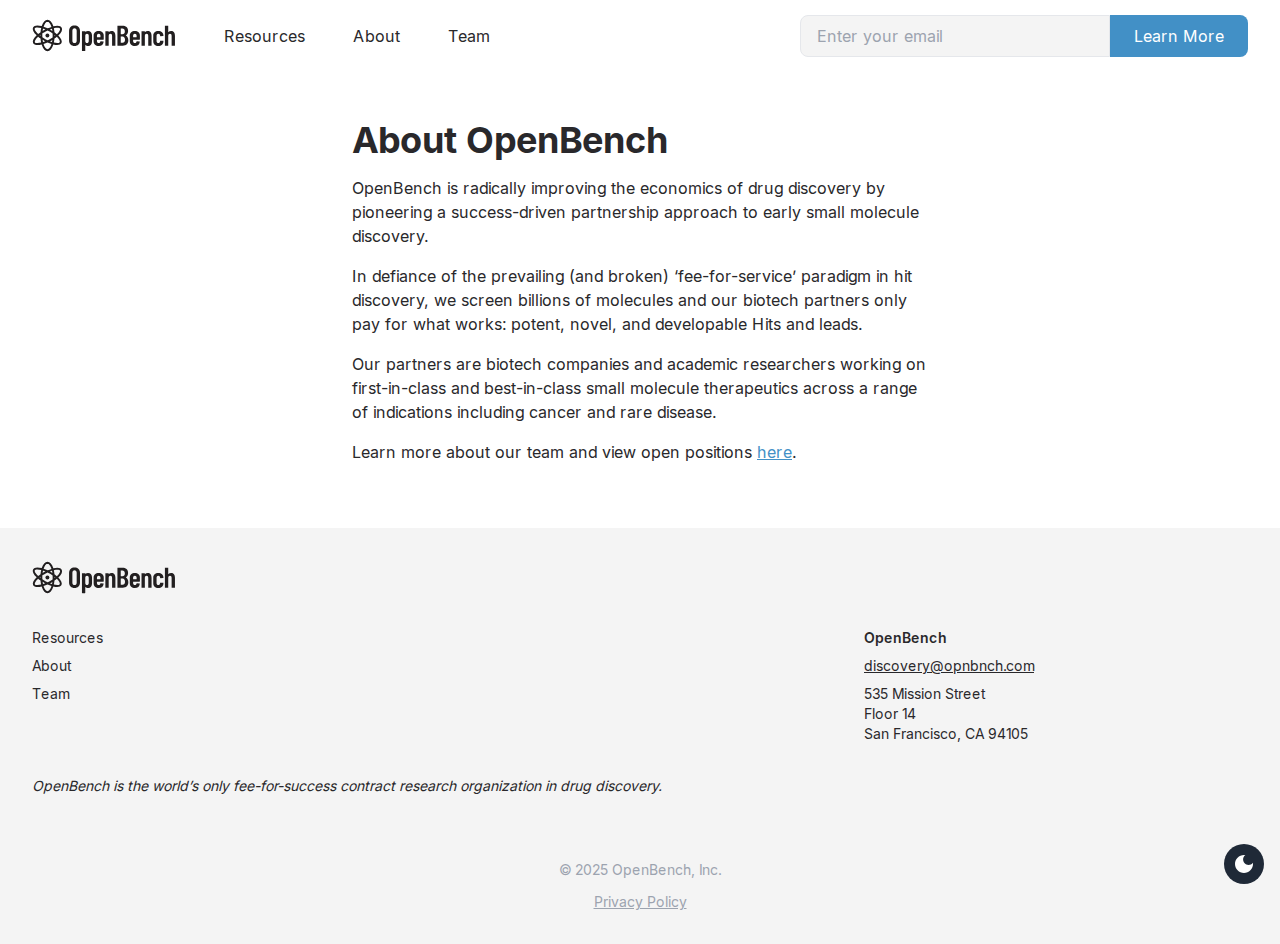
<file: about.html>
<!DOCTYPE html><html lang="en"><head><meta charSet="utf-8"/><meta name="viewport" content="width=device-width, initial-scale=1"/><link rel="preload" href="https://opnbnch.github.io/_next/static/media/a34f9d1faa5f3315-s.p.woff2" as="font" crossorigin="" type="font/woff2"/><link rel="stylesheet" href="https://opnbnch.github.io/_next/static/css/d980ab41461f7870.css" data-precedence="next"/><link rel="preload" as="script" fetchPriority="low" href="https://opnbnch.github.io/_next/static/chunks/webpack-fa53ea3da105d5dc.js"/><script src="https://opnbnch.github.io/_next/static/chunks/fd9d1056-6ea706ae31f9bc65.js" async=""></script><script src="https://opnbnch.github.io/_next/static/chunks/23-1f75015a6b8b8687.js" async=""></script><script src="https://opnbnch.github.io/_next/static/chunks/main-app-8fdeb760a9e273a7.js" async=""></script><script src="https://opnbnch.github.io/_next/static/chunks/159-dee13bf1387d75f0.js" async=""></script><script src="https://opnbnch.github.io/_next/static/chunks/118-b54047542ea39065.js" async=""></script><script src="https://opnbnch.github.io/_next/static/chunks/app/layout-2aa006168977e907.js" async=""></script><script src="https://opnbnch.github.io/_next/static/chunks/857-49f6b6c5a9276bf5.js" async=""></script><script src="https://opnbnch.github.io/_next/static/chunks/app/page-6d21cc1024998357.js" async=""></script><title>About OpenBench | OpenBench</title><meta name="application-name" content="OpenBench"/><meta name="robots" content="index, follow"/><meta property="og:title" content="About OpenBench"/><meta property="og:site_name" content="Open Bench"/><meta property="og:locale" content="en_US"/><meta property="og:image" content="https://opnbnch.github.io/lab-tiles.png"/><meta property="og:image:width" content="1200"/><meta property="og:image:height" content="630"/><meta property="og:type" content="website"/><meta name="twitter:card" content="summary_large_image"/><meta name="twitter:site" content="@opnbnch"/><meta name="twitter:creator" content="@opnbnch"/><meta name="twitter:title" content="About OpenBench"/><meta name="twitter:image" content="https://opnbnch.github.io/lab-tiles.png"/><link rel="icon" href="/Favicon.jpeg"/><meta name="next-size-adjust"/><meta name="theme-color" media="(prefers-color-scheme: light)" content="#FFFFFF"/><meta name="theme-color" media="(prefers-color-scheme: dark)" content="#1F2937"/><link rel="icon" type="image/x-icon" href="/favicon.jpeg"/><script src="https://opnbnch.github.io/_next/static/chunks/polyfills-78c92fac7aa8fdd8.js" noModule=""></script></head><body class="__className_c0e2b6 bg-background-light dark:bg-background-dark"><div class="flex flex-col min-h-screen"><div class="w-full h-[72px]"></div><nav class="fixed top-0 left-0 w-full py-4 px-6 lg:px-8 z-10 h-[72px] bg-background-light dark:bg-background-dark"><div class="container mx-auto flex justify-between items-center h-full gap-8"><div class="flex items-center space-x-8"><a href="/" class="text-text-primary-light dark:text-text-primary-dark text-xl relative"><img alt="OpenBench" loading="lazy" width="144" height="36" decoding="async" data-nimg="1" class="hidden dark:block" style="color:transparent" src="/openbench/svg/OpenBenchLogo_Horizontal_Color.svg"/><img alt="OpenBench" loading="lazy" width="144" height="36" decoding="async" data-nimg="1" class="block dark:hidden" style="color:transparent" src="/openbench/svg/OpenBenchLogo_Horizontal_Black.svg"/></a><div class="hidden md:flex space-x-4"><a href="/resources" class="px-4 py-2 rounded focus:outline-none  text-text-primary-light dark:text-text-primary-dark">Resources</a><a href="/about" class="px-4 py-2 rounded focus:outline-none  text-text-primary-light dark:text-text-primary-dark">About</a><a href="/team" class="px-4 py-2 rounded focus:outline-none  text-text-primary-light dark:text-text-primary-dark">Team</a></div></div><div class="flex justify-end items-center space-x-4 grow"><button class="flex items-center md:hidden text-text-primary-light dark:text-text-primary-dark"><style data-emotion="css vubbuv">.css-vubbuv{-webkit-user-select:none;-moz-user-select:none;-ms-user-select:none;user-select:none;width:1em;height:1em;display:inline-block;fill:currentColor;-webkit-flex-shrink:0;-ms-flex-negative:0;flex-shrink:0;-webkit-transition:fill 200ms cubic-bezier(0.4, 0, 0.2, 1) 0ms;transition:fill 200ms cubic-bezier(0.4, 0, 0.2, 1) 0ms;font-size:1.5rem;}</style><svg class="MuiSvgIcon-root MuiSvgIcon-fontSizeMedium css-vubbuv" focusable="false" aria-hidden="true" viewBox="0 0 24 24" data-testid="MenuIcon"><path d="M3 18h18v-2H3zm0-5h18v-2H3zm0-7v2h18V6z"></path></svg></button><form class="flex items-stretch justify-center hidden lg:flex w-full max-w-md"><input type="email" placeholder="Enter your email" class="px-4 py-2 rounded-l-lg border border-border-light dark:border-border-dark bg-surface-light dark:bg-surface-dark text-text-primary-light dark:text-text-primary-dark focus:outline-none focus:ring-2 focus:ring-primary-light dark:focus:ring-primary-dark w-0 grow" required="" value=""/><button type="submit" class="px-6 py-2 rounded-r-lg focus:outline-none whitespace-nowrap bg-primary-light dark:bg-primary-dark text-white">Learn More</button></form></div></div></nav><main class="flex-grow"><!--$--><div class="py-12 px-6 lg:px-8 mx-auto"><div class="max-w-xl mx-auto"><h1 class="text-4xl font-bold mb-4 text-text-primary-light dark:text-text-primary-dark">About OpenBench</h1><p class="mb-4 text-text-primary-light dark:text-text-primary-dark">OpenBench is radically improving the economics of drug discovery by pioneering a success-driven partnership approach to early small molecule discovery.</p><p class="mb-4 text-text-primary-light dark:text-text-primary-dark">In defiance of the prevailing (and broken) ‘fee-for-service’ paradigm in hit discovery, we screen billions of molecules and our biotech partners only pay for what works: potent, novel, and developable Hits and leads.</p><p class="mb-4 text-text-primary-light dark:text-text-primary-dark">Our partners are biotech companies and academic researchers working on first-in-class and best-in-class small molecule therapeutics across a range of indications including cancer and rare disease.</p><p class="mb-4 text-text-primary-light dark:text-text-primary-dark">Learn more about our team and view open positions <a class="text-primary-light dark:text-primary-dark underline hover:text-primary-light-hover dark:hover:text-primary-dark-hover" href="/team">here</a>.</p></div></div><!--/$--></main><footer class="bg-surface-light dark:bg-surface-dark px-6 lg:px-8 py-8"><div class="container mx-auto grid grid-cols-1 md:grid-cols-2 lg:grid-cols-3 gap-8"><div class="w-full flex justify-between items-center lg:col-span-3 md:col-span-2"><a href="/" class="text-lg font-semibold text-text-primary-light dark:text-text-primary-dark"><img alt="OpenBench" loading="lazy" width="144" height="36" decoding="async" data-nimg="1" class="hidden dark:block" style="color:transparent" src="/openbench/svg/OpenBenchLogo_Horizontal_Color.svg"/><img alt="OpenBench" loading="lazy" width="144" height="36" decoding="async" data-nimg="1" class="block dark:hidden" style="color:transparent" src="/openbench/svg/OpenBenchLogo_Horizontal_Black.svg"/></a></div><div class="space-y-2 lg:col-span-2 w-fit"><a href="/resources" class="block text-sm text-text-primary-light dark:text-text-primary-dark hover:text-text-secondary-light dark:hover:text-text-secondary-dark">Resources</a><a href="/about" class="block text-sm text-text-primary-light dark:text-text-primary-dark hover:text-text-secondary-light dark:hover:text-text-secondary-dark">About</a><a href="/team" class="block text-sm text-text-primary-light dark:text-text-primary-dark hover:text-text-secondary-light dark:hover:text-text-secondary-dark">Team</a></div><div class="space-y-2"><p class="text-sm text-text-primary-light dark:text-text-primary-dark font-semibold">OpenBench</p><a href="mailto:discovery@opnbnch.com" class="block text-sm text-text-primary-light dark:text-text-primary-dark underline">discovery@opnbnch.com</a><p class="text-sm text-text-primary-light dark:text-text-primary-dark">535 Mission Street <br/> Floor 14 <br/> San Francisco, CA 94105</p></div><div class="space-y-2 lg:col-span-3 md:col-span-2"><p class="text-sm text-text-primary-light dark:text-text-primary-dark italic">OpenBench is the world’s only fee-for-success contract research organization in drug discovery.</p></div><div class="col-span-1 md:col-span-2 lg:col-span-3 text-center mt-8"><p class="text-sm text-text-muted-light dark:text-text-muted-dark">© 2025 OpenBench, Inc.<!-- --> </p><p class="text-sm text-text-muted-light dark:text-text-muted-dark mt-3"><a class="underline" href="/privacy-policy">Privacy Policy</a></p></div></div></footer><button class="fixed bottom-4 right-4 p-2 bg-gray-800 dark:bg-gray-200 text-white dark:text-gray-800 rounded-full flex items-center justify-center transition-colors duration-300"><style data-emotion="css vubbuv">.css-vubbuv{-webkit-user-select:none;-moz-user-select:none;-ms-user-select:none;user-select:none;width:1em;height:1em;display:inline-block;fill:currentColor;-webkit-flex-shrink:0;-ms-flex-negative:0;flex-shrink:0;-webkit-transition:fill 200ms cubic-bezier(0.4, 0, 0.2, 1) 0ms;transition:fill 200ms cubic-bezier(0.4, 0, 0.2, 1) 0ms;font-size:1.5rem;}</style><svg class="MuiSvgIcon-root MuiSvgIcon-fontSizeMedium w-6 h-6 css-vubbuv" focusable="false" aria-hidden="true" viewBox="0 0 24 24" data-testid="DarkModeIcon"><path d="M12 3c-4.97 0-9 4.03-9 9s4.03 9 9 9 9-4.03 9-9c0-.46-.04-.92-.1-1.36-.98 1.37-2.58 2.26-4.4 2.26-2.98 0-5.4-2.42-5.4-5.4 0-1.81.89-3.42 2.26-4.4-.44-.06-.9-.1-1.36-.1"></path></svg></button><div class="fixed inset-0 bg-background-light dark:bg-background-dark z-50 hidden"><div class="fixed top-0 left-0 w-full bg-background-light dark:bg-background-dark py-4 px-6 lg:px-8 z-10 h-[72px] flex items-center"><div class="container mx-auto flex justify-between items-center"><div class="flex items-center space-x-8"><a href="/" class="text-text-primary-light dark:text-text-primary-dark text-xl">OpenBench</a></div><div class="flex items-center space-x-4"><button class="text-text-primary-light dark:text-text-primary-dark flex items-center"><style data-emotion="css vubbuv">.css-vubbuv{-webkit-user-select:none;-moz-user-select:none;-ms-user-select:none;user-select:none;width:1em;height:1em;display:inline-block;fill:currentColor;-webkit-flex-shrink:0;-ms-flex-negative:0;flex-shrink:0;-webkit-transition:fill 200ms cubic-bezier(0.4, 0, 0.2, 1) 0ms;transition:fill 200ms cubic-bezier(0.4, 0, 0.2, 1) 0ms;font-size:1.5rem;}</style><svg class="MuiSvgIcon-root MuiSvgIcon-fontSizeMedium css-vubbuv" focusable="false" aria-hidden="true" viewBox="0 0 24 24" data-testid="CloseIcon"><path d="M19 6.41 17.59 5 12 10.59 6.41 5 5 6.41 10.59 12 5 17.59 6.41 19 12 13.41 17.59 19 19 17.59 13.41 12z"></path></svg></button></div></div></div><div class="flex flex-col items-center mt-[72px] pt-4 pb-24 h-full w-full overflow-y-auto gap-y-2 px-6"><a href="/resources" class="px-4 py-2 rounded focus:outline-none text-lg w-full bg-surface-light dark:bg-surface-dark text-text-primary-light dark:text-text-primary-dark">Resources</a><a href="/about" class="px-4 py-2 rounded focus:outline-none text-lg w-full bg-surface-light dark:bg-surface-dark text-text-primary-light dark:text-text-primary-dark">About</a><a href="/team" class="px-4 py-2 rounded focus:outline-none text-lg w-full bg-surface-light dark:bg-surface-dark text-text-primary-light dark:text-text-primary-dark">Team</a></div></div></div><script src="https://opnbnch.github.io/_next/static/chunks/webpack-fa53ea3da105d5dc.js" async=""></script><script>(self.__next_f=self.__next_f||[]).push([0]);self.__next_f.push([2,null])</script><script>self.__next_f.push([1,"1:HL[\"https://opnbnch.github.io/_next/static/media/a34f9d1faa5f3315-s.p.woff2\",\"font\",{\"crossOrigin\":\"\",\"type\":\"font/woff2\"}]\n2:HL[\"https://opnbnch.github.io/_next/static/css/d980ab41461f7870.css\",\"style\"]\n"])</script><script>self.__next_f.push([1,"3:I[5751,[],\"\"]\n6:I[9275,[],\"\"]\n8:I[1343,[],\"\"]\n9:I[9301,[\"159\",\"static/chunks/159-dee13bf1387d75f0.js\",\"118\",\"static/chunks/118-b54047542ea39065.js\",\"185\",\"static/chunks/app/layout-2aa006168977e907.js\"],\"MobileNavProvider\"]\na:I[1551,[\"159\",\"static/chunks/159-dee13bf1387d75f0.js\",\"118\",\"static/chunks/118-b54047542ea39065.js\",\"185\",\"static/chunks/app/layout-2aa006168977e907.js\"],\"ModalProvider\"]\nb:I[4805,[\"159\",\"static/chunks/159-dee13bf1387d75f0.js\",\"118\",\"static/chunks/118-b54047542ea39065.js\",\"185\",\"static/chunks/app/layout-2aa006168977e907.js\"],\"DropdownProvider\"]\nc:I[512,[\"159\",\"static/chunks/159-dee13bf1387d75f0.js\",\"118\",\"static/chunks/118-b54047542ea39065.js\",\"185\",\"static/chunks/app/layout-2aa006168977e907.js\"],\"default\"]\ne:I[8173,[\"159\",\"static/chunks/159-dee13bf1387d75f0.js\",\"118\",\"static/chunks/118-b54047542ea39065.js\",\"857\",\"static/chunks/857-49f6b6c5a9276bf5.js\",\"931\",\"static/chunks/app/page-6d21cc1024998357.js\"],\"Image\"]\nf:I[231,[\"159\",\"static/chunks/159-dee13bf1387d75f0.js\",\"118\",\"static/chunks/118-b54047542ea39065.js\",\"857\",\"static/chunks/857-49f6b6c5a9276bf5.js\",\"931\",\"static/chunks/app/page-6d21cc1024998357.js\"],\"\"]\n10:I[9564,[\"159\",\"static/chunks/159-dee13bf1387d75f0.js\",\"118\",\"static/chunks/118-b54047542ea39065.js\",\"185\",\"static/chunks/app/layout-2aa006168977e907.js\"],\"default\"]\n11:I[3656,[\"159\",\"static/chunks/159-dee13bf1387d75f0.js\",\"118\",\"static/chunks/118-b54047542ea39065.js\",\"185\",\"static/chunks/app/layout-2aa006168977e907.js\"],\"default\"]\n12:I[179,[\"159\",\"static/chunks/159-dee13bf1387d75f0.js\",\"118\",\"static/chunks/118-b54047542ea39065.js\",\"185\",\"static/chunks/app/layout-2aa006168977e907.js\"],\"default\"]\n14:I[6130,[],\"\"]\n7:[\"slug\",\"about\",\"c\"]\n15:[]\n"])</script><script>self.__next_f.push([1,"0:[[[\"$\",\"link\",\"0\",{\"rel\":\"stylesheet\",\"href\":\"https://opnbnch.github.io/_next/static/css/d980ab41461f7870.css\",\"precedence\":\"next\",\"crossOrigin\":\"$undefined\"}]],[\"$\",\"$L3\",null,{\"buildId\":\"owa1fvMdGm_YvaZRkHXfq\",\"assetPrefix\":\"https://opnbnch.github.io\",\"initialCanonicalUrl\":\"/about\",\"initialTree\":[\"\",{\"children\":[[\"slug\",\"about\",\"c\"],{\"children\":[\"__PAGE__?{\\\"slug\\\":[\\\"about\\\"]}\",{}]}]},\"$undefined\",\"$undefined\",true],\"initialSeedData\":[\"\",{\"children\":[[\"slug\",\"about\",\"c\"],{\"children\":[\"__PAGE__\",{},[[\"$L4\",\"$L5\"],null],null]},[\"$\",\"$L6\",null,{\"parallelRouterKey\":\"children\",\"segmentPath\":[\"children\",\"$7\",\"children\"],\"error\":\"$undefined\",\"errorStyles\":\"$undefined\",\"errorScripts\":\"$undefined\",\"template\":[\"$\",\"$L8\",null,{}],\"templateStyles\":\"$undefined\",\"templateScripts\":\"$undefined\",\"notFound\":\"$undefined\",\"notFoundStyles\":\"$undefined\",\"styles\":null}],null]},[[\"$\",\"html\",null,{\"lang\":\"en\",\"children\":[[\"$\",\"head\",null,{\"children\":[[\"$\",\"meta\",null,{\"name\":\"theme-color\",\"media\":\"(prefers-color-scheme: light)\",\"content\":\"#FFFFFF\"}],[\"$\",\"meta\",null,{\"name\":\"theme-color\",\"media\":\"(prefers-color-scheme: dark)\",\"content\":\"#1F2937\"}],[\"$\",\"link\",null,{\"rel\":\"icon\",\"type\":\"image/x-icon\",\"href\":\"/favicon.jpeg\"}]]}],[\"$\",\"body\",null,{\"className\":\"__className_c0e2b6 bg-background-light dark:bg-background-dark\",\"children\":[\"$\",\"$L9\",null,{\"children\":[\"$\",\"$La\",null,{\"children\":[\"$\",\"$Lb\",null,{\"children\":[\"$\",\"div\",null,{\"className\":\"flex flex-col min-h-screen\",\"children\":[[\"$\",\"$Lc\",null,{}],[\"$\",\"main\",null,{\"className\":\"flex-grow\",\"children\":[\"$\",\"$L6\",null,{\"parallelRouterKey\":\"children\",\"segmentPath\":[\"children\"],\"error\":\"$undefined\",\"errorStyles\":\"$undefined\",\"errorScripts\":\"$undefined\",\"template\":[\"$\",\"$L8\",null,{}],\"templateStyles\":\"$undefined\",\"templateScripts\":\"$undefined\",\"notFound\":\"$Ld\",\"notFoundStyles\":[],\"styles\":null}]}],[\"$\",\"footer\",null,{\"className\":\"bg-surface-light dark:bg-surface-dark px-6 lg:px-8 py-8\",\"children\":[\"$\",\"div\",null,{\"className\":\"container mx-auto grid grid-cols-1 md:grid-cols-2 lg:grid-cols-3 gap-8\",\"children\":[[\"$\",\"div\",null,{\"className\":\"w-full flex justify-between items-center lg:col-span-3 md:col-span-2\",\"children\":[\"$\",\"a\",null,{\"href\":\"/\",\"className\":\"text-lg font-semibold text-text-primary-light dark:text-text-primary-dark\",\"children\":[[\"$\",\"$Le\",null,{\"src\":\"/openbench/svg/OpenBenchLogo_Horizontal_Color.svg\",\"alt\":\"OpenBench\",\"width\":144,\"height\":36,\"className\":\"hidden dark:block\"}],[\"$\",\"$Le\",null,{\"src\":\"/openbench/svg/OpenBenchLogo_Horizontal_Black.svg\",\"alt\":\"OpenBench\",\"width\":144,\"height\":36,\"className\":\"block dark:hidden\"}]]}]}],[\"$\",\"div\",null,{\"className\":\"space-y-2 lg:col-span-2 w-fit\",\"children\":[[\"$\",\"a\",\"Resources\",{\"href\":\"/resources\",\"className\":\"block text-sm text-text-primary-light dark:text-text-primary-dark hover:text-text-secondary-light dark:hover:text-text-secondary-dark\",\"children\":\"Resources\"}],[\"$\",\"a\",\"About\",{\"href\":\"/about\",\"className\":\"block text-sm text-text-primary-light dark:text-text-primary-dark hover:text-text-secondary-light dark:hover:text-text-secondary-dark\",\"children\":\"About\"}],[\"$\",\"a\",\"Team\",{\"href\":\"/team\",\"className\":\"block text-sm text-text-primary-light dark:text-text-primary-dark hover:text-text-secondary-light dark:hover:text-text-secondary-dark\",\"children\":\"Team\"}]]}],[\"$\",\"div\",null,{\"className\":\"space-y-2\",\"children\":[[\"$\",\"p\",null,{\"className\":\"text-sm text-text-primary-light dark:text-text-primary-dark font-semibold\",\"children\":\"OpenBench\"}],[\"$\",\"a\",null,{\"href\":\"mailto:discovery@opnbnch.com\",\"className\":\"block text-sm text-text-primary-light dark:text-text-primary-dark underline\",\"children\":\"discovery@opnbnch.com\"}],[\"$\",\"p\",null,{\"className\":\"text-sm text-text-primary-light dark:text-text-primary-dark\",\"children\":[\"535 Mission Street \",[\"$\",\"br\",null,{}],\" Floor 14 \",[\"$\",\"br\",null,{}],\" San Francisco, CA 94105\"]}]]}],[\"$\",\"div\",null,{\"className\":\"space-y-2 lg:col-span-3 md:col-span-2\",\"children\":[\"$\",\"p\",null,{\"className\":\"text-sm text-text-primary-light dark:text-text-primary-dark italic\",\"children\":\"OpenBench is the world’s only fee-for-success contract research organization in drug discovery.\"}]}],[\"$\",\"div\",null,{\"className\":\"col-span-1 md:col-span-2 lg:col-span-3 text-center mt-8\",\"children\":[[\"$\",\"p\",null,{\"className\":\"text-sm text-text-muted-light dark:text-text-muted-dark\",\"children\":[\"© 2025 OpenBench, Inc.\",\" \"]}],[\"$\",\"p\",null,{\"className\":\"text-sm text-text-muted-light dark:text-text-muted-dark mt-3\",\"children\":[\"$\",\"$Lf\",null,{\"href\":\"/privacy-policy\",\"className\":\"underline\",\"children\":\"Privacy Policy\"}]}]]}]]}]}],[\"$\",\"$L10\",null,{}],[\"$\",\"$L11\",null,{}],[\"$\",\"$L12\",null,{}]]}]}]}]}]}]]}],null],null],\"couldBeIntercepted\":false,\"initialHead\":[false,\"$L13\"],\"globalErrorComponent\":\"$14\",\"missingSlots\":\"$W15\"}]]\n"])</script><script>self.__next_f.push([1,"16:\"$Sreact.suspense\"\n17:I[1481,[\"159\",\"static/chunks/159-dee13bf1387d75f0.js\",\"118\",\"static/chunks/118-b54047542ea39065.js\",\"857\",\"static/chunks/857-49f6b6c5a9276bf5.js\",\"931\",\"static/chunks/app/page-6d21cc1024998357.js\"],\"PreloadCss\"]\n5:[\"$\",\"$16\",null,{\"fallback\":null,\"children\":[[\"$\",\"$L17\",null,{\"moduleIds\":\"$undefined\"}],\"$L18\"]}]\nd:[\"$\",\"div\",null,{\"className\":\"py-12 px-6 lg:px-8 max-w-3xl mx-auto\",\"children\":[\"$\",\"$16\",null,{\"fallback\":null,\"children\":[[\"$\",\"$L17\",null,{\"moduleIds\":[\"app/not-found.tsx -\u003e @/markdown/404.mdx\"]}],\"$L19\"]}]}]\n13:[[\"$\",\"meta\",\"0\",{\"name\":\"viewport\",\"content\":\"width=device-width, initial-scale=1\"}],[\"$\",\"meta\",\"1\",{\"charSet\":\"utf-8\"}],[\"$\",\"title\",\"2\",{\"children\":\"About OpenBench | OpenBench\"}],[\"$\",\"meta\",\"3\",{\"name\":\"application-name\",\"content\":\"OpenBench\"}],[\"$\",\"meta\",\"4\",{\"name\":\"robots\",\"content\":\"index, follow\"}],[\"$\",\"meta\",\"5\",{\"property\":\"og:title\",\"content\":\"About OpenBench\"}],[\"$\",\"meta\",\"6\",{\"property\":\"og:site_name\",\"content\":\"Open Bench\"}],[\"$\",\"meta\",\"7\",{\"property\":\"og:locale\",\"content\":\"en_US\"}],[\"$\",\"meta\",\"8\",{\"property\":\"og:image\",\"content\":\"https://opnbnch.github.io/lab-tiles.png\"}],[\"$\",\"meta\",\"9\",{\"property\":\"og:image:width\",\"content\":\"1200\"}],[\"$\",\"meta\",\"10\",{\"property\":\"og:image:height\",\"content\":\"630\"}],[\"$\",\"meta\",\"11\",{\"property\":\"og:type\",\"content\":\"website\"}],[\"$\",\"meta\",\"12\",{\"name\":\"twitter:card\",\"content\":\"summary_large_image\"}],[\"$\",\"meta\",\"13\",{\"name\":\"twitter:site\",\"content\":\"@opnbnch\"}],[\"$\",\"meta\",\"14\",{\"name\":\"twitter:creator\",\"content\":\"@opnbnch\"}],[\"$\",\"meta\",\"15\",{\"name\":\"twitter:title\",\"content\":\"About OpenBench\"}],[\"$\",\"meta\",\"16\",{\"name\":\"twitter:image\",\"content\":\"https://opnbnch.github.io/lab-tiles.png\"}],[\"$\",\"link\",\"17\",{\"rel\":\"icon\",\"href\":\"/Favicon.jpeg\"}],[\"$\",\"meta\",\"18\",{\"name\":\"next-size-adjust\"}]]\n4:null\n"])</script><script>self.__next_f.push([1,"18:[\"$\",\"div\",null,{\"className\":\"py-12 px-6 lg:px-8 mx-auto\",\"children\":[\"$\",\"div\",null,{\"className\":\"max-w-xl mx-auto\",\"children\":[[\"$\",\"h1\",null,{\"className\":\"text-4xl font-bold mb-4 text-text-primary-light dark:text-text-primary-dark\",\"children\":\"About OpenBench\"}],[\"$\",\"p\",null,{\"className\":\"mb-4 text-text-primary-light dark:text-text-primary-dark\",\"children\":\"OpenBench is radically improving the economics of drug discovery by pioneering a success-driven partnership approach to early small molecule discovery.\"}],[\"$\",\"p\",null,{\"className\":\"mb-4 text-text-primary-light dark:text-text-primary-dark\",\"children\":\"In defiance of the prevailing (and broken) ‘fee-for-service’ paradigm in hit discovery, we screen billions of molecules and our biotech partners only pay for what works: potent, novel, and developable Hits and leads.\"}],[\"$\",\"p\",null,{\"className\":\"mb-4 text-text-primary-light dark:text-text-primary-dark\",\"children\":\"Our partners are biotech companies and academic researchers working on first-in-class and best-in-class small molecule therapeutics across a range of indications including cancer and rare disease.\"}],[\"$\",\"p\",null,{\"className\":\"mb-4 text-text-primary-light dark:text-text-primary-dark\",\"children\":[\"Learn more about our team and view open positions \",[\"$\",\"$Lf\",null,{\"className\":\"text-primary-light dark:text-primary-dark underline hover:text-primary-light-hover dark:hover:text-primary-dark-hover\",\"href\":\"/team\",\"children\":\"here\"}],\".\"]}]]}]}]\n19:[[\"$\",\"h1\",null,{\"className\":\"text-4xl font-bold mb-4 text-text-primary-light dark:text-text-primary-dark\",\"children\":\"Page Not Found\"}],\"\\n\",[\"$\",\"p\",null,{\"className\":\"mb-4 text-text-primary-light dark:text-text-primary-dark\",\"children\":[\"We couldn't find the page you were looking for. \",[\"$\",\"$Lf\",null,{\"className\":\"text-primary-light dark:text-primary-dark underline hover:text-primary-light-hover dark:hover:text-primary-dark-hover\",\"href\":\"/\",\"children\":\"Return home\"}],\".\"]}]]\n"])</script></body></html>
</file>
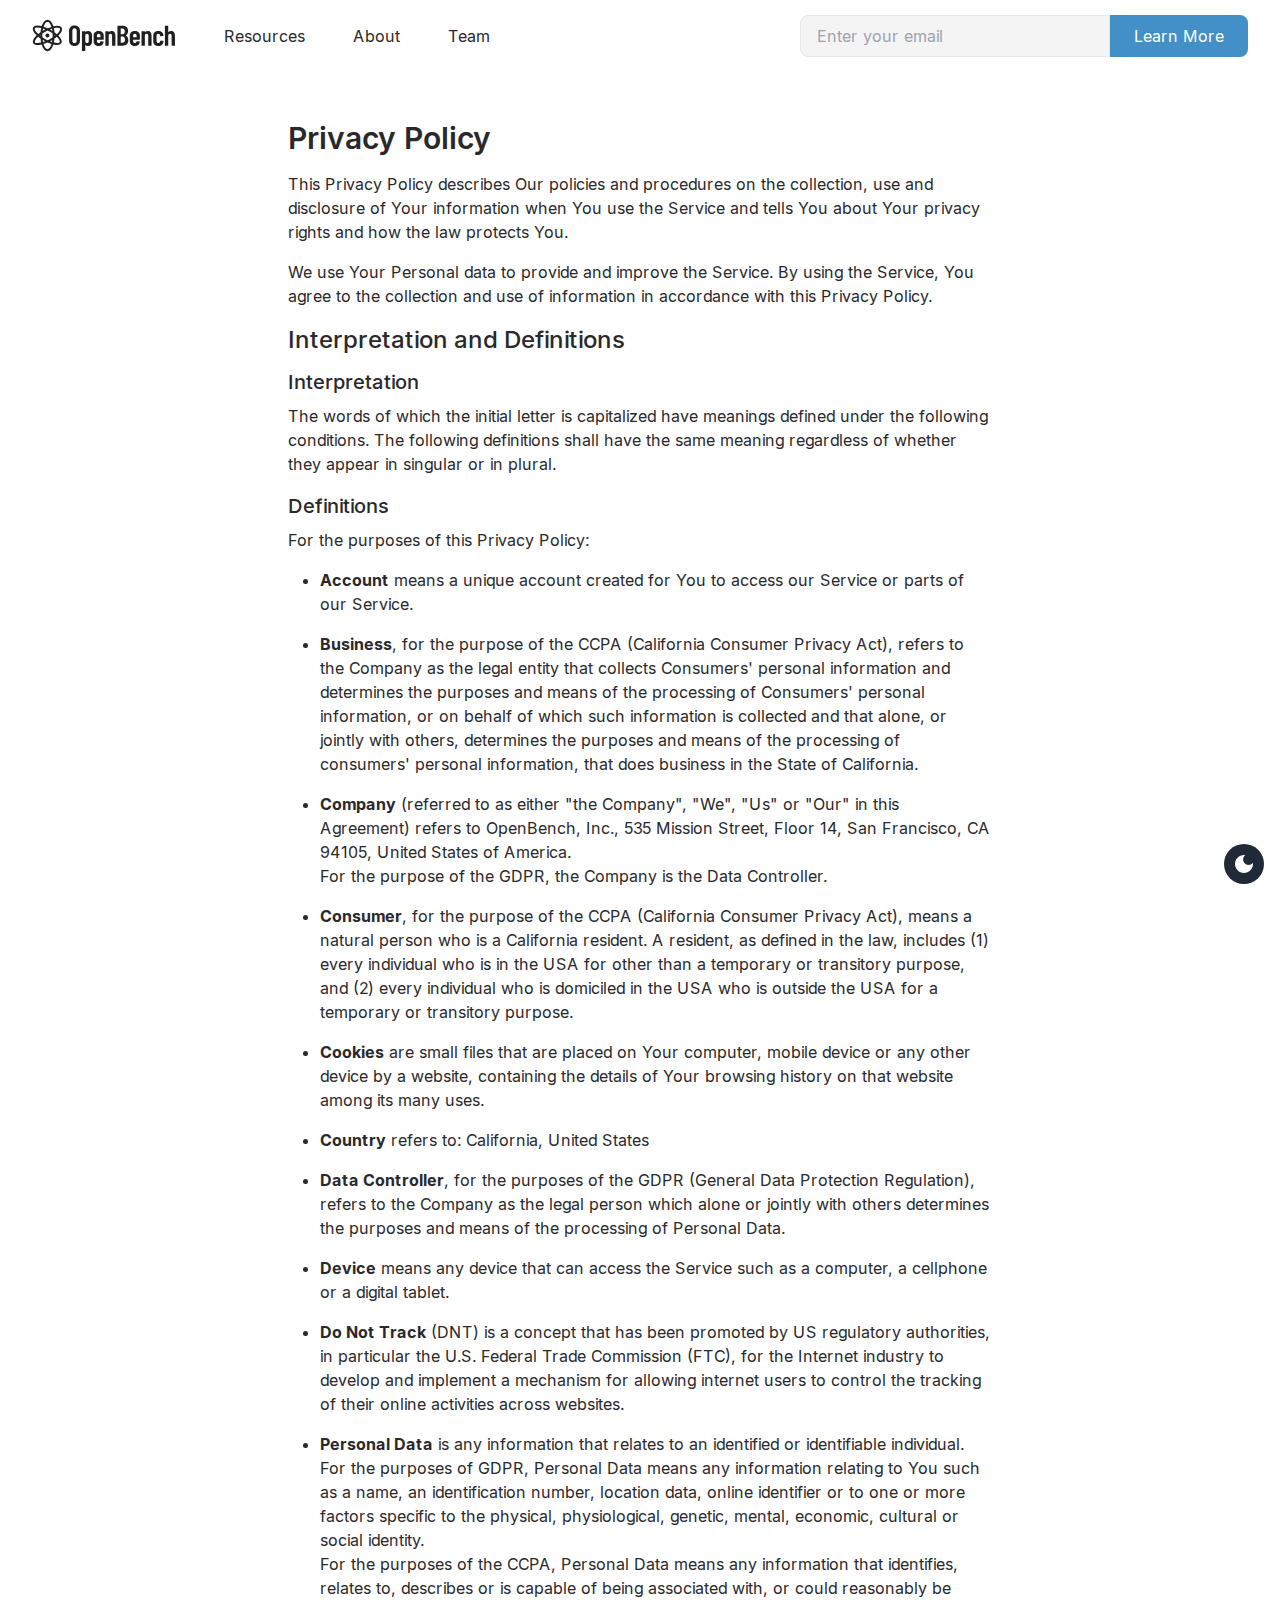
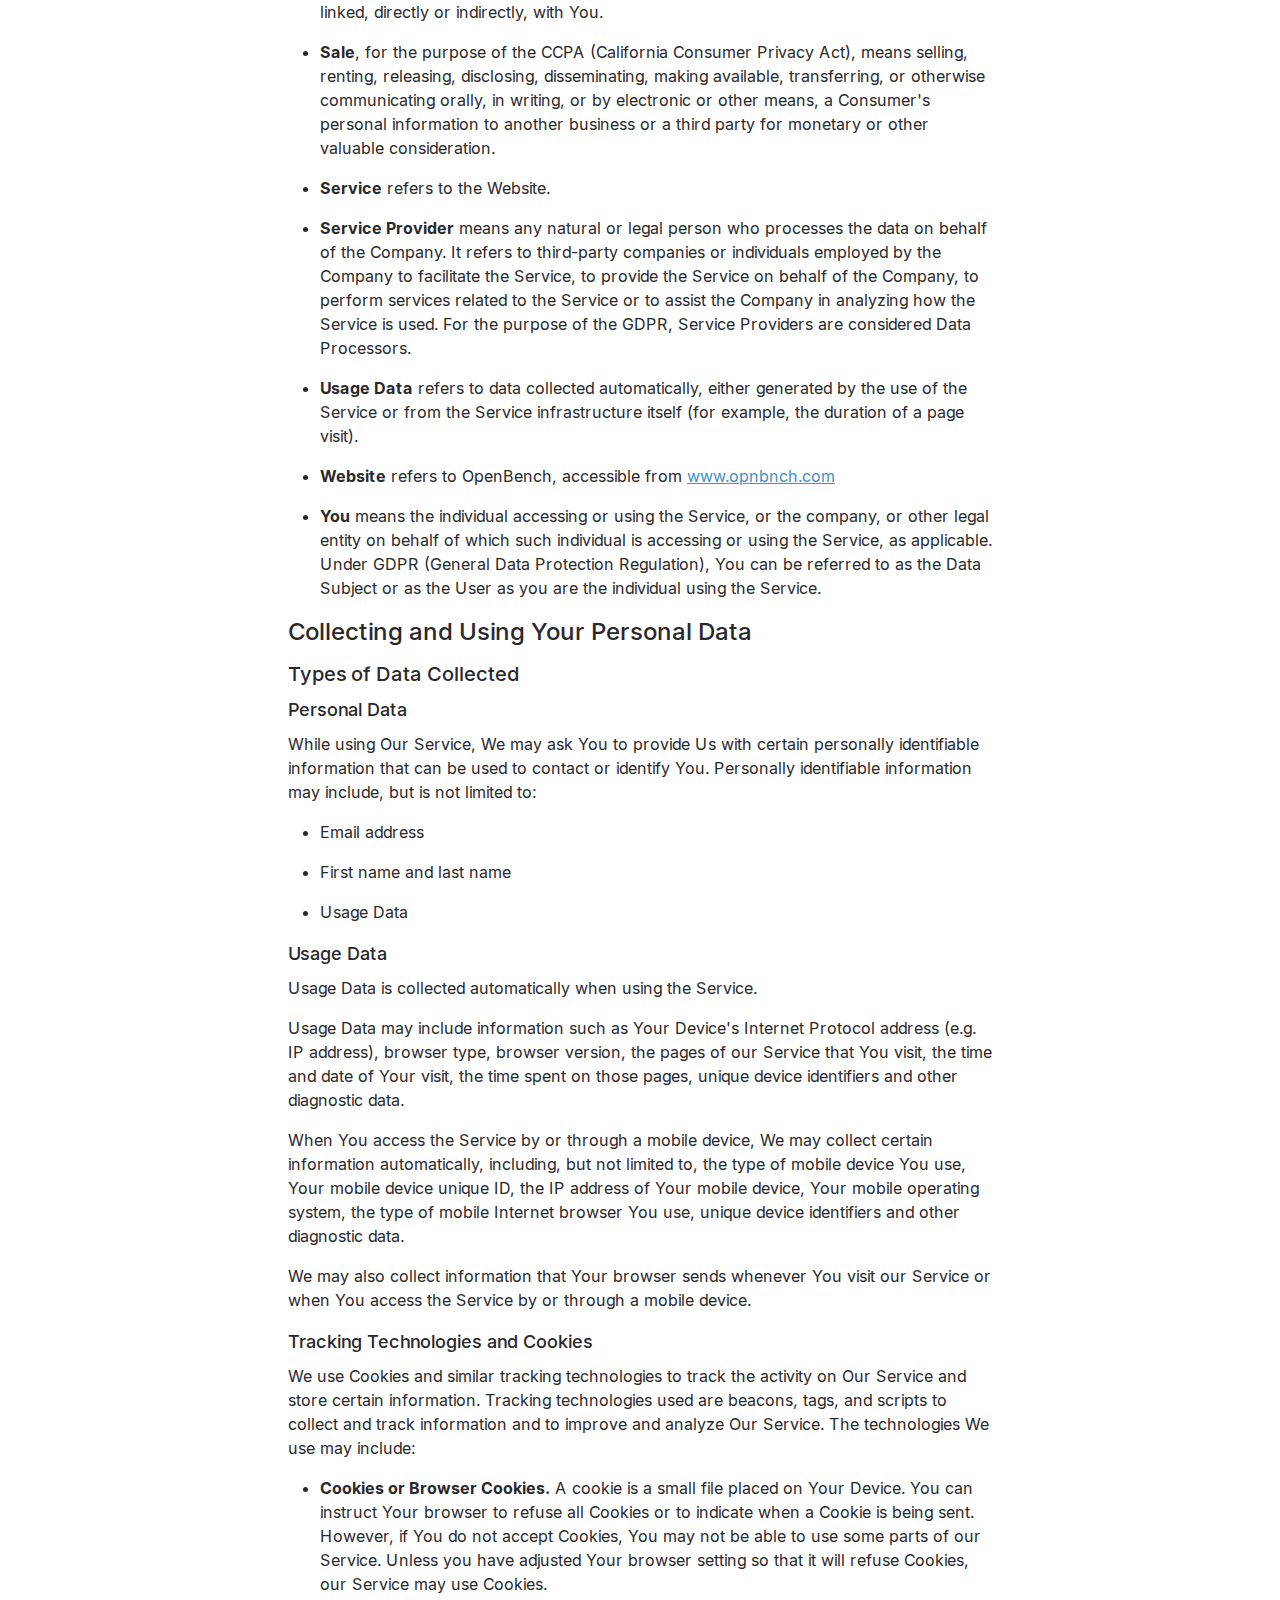
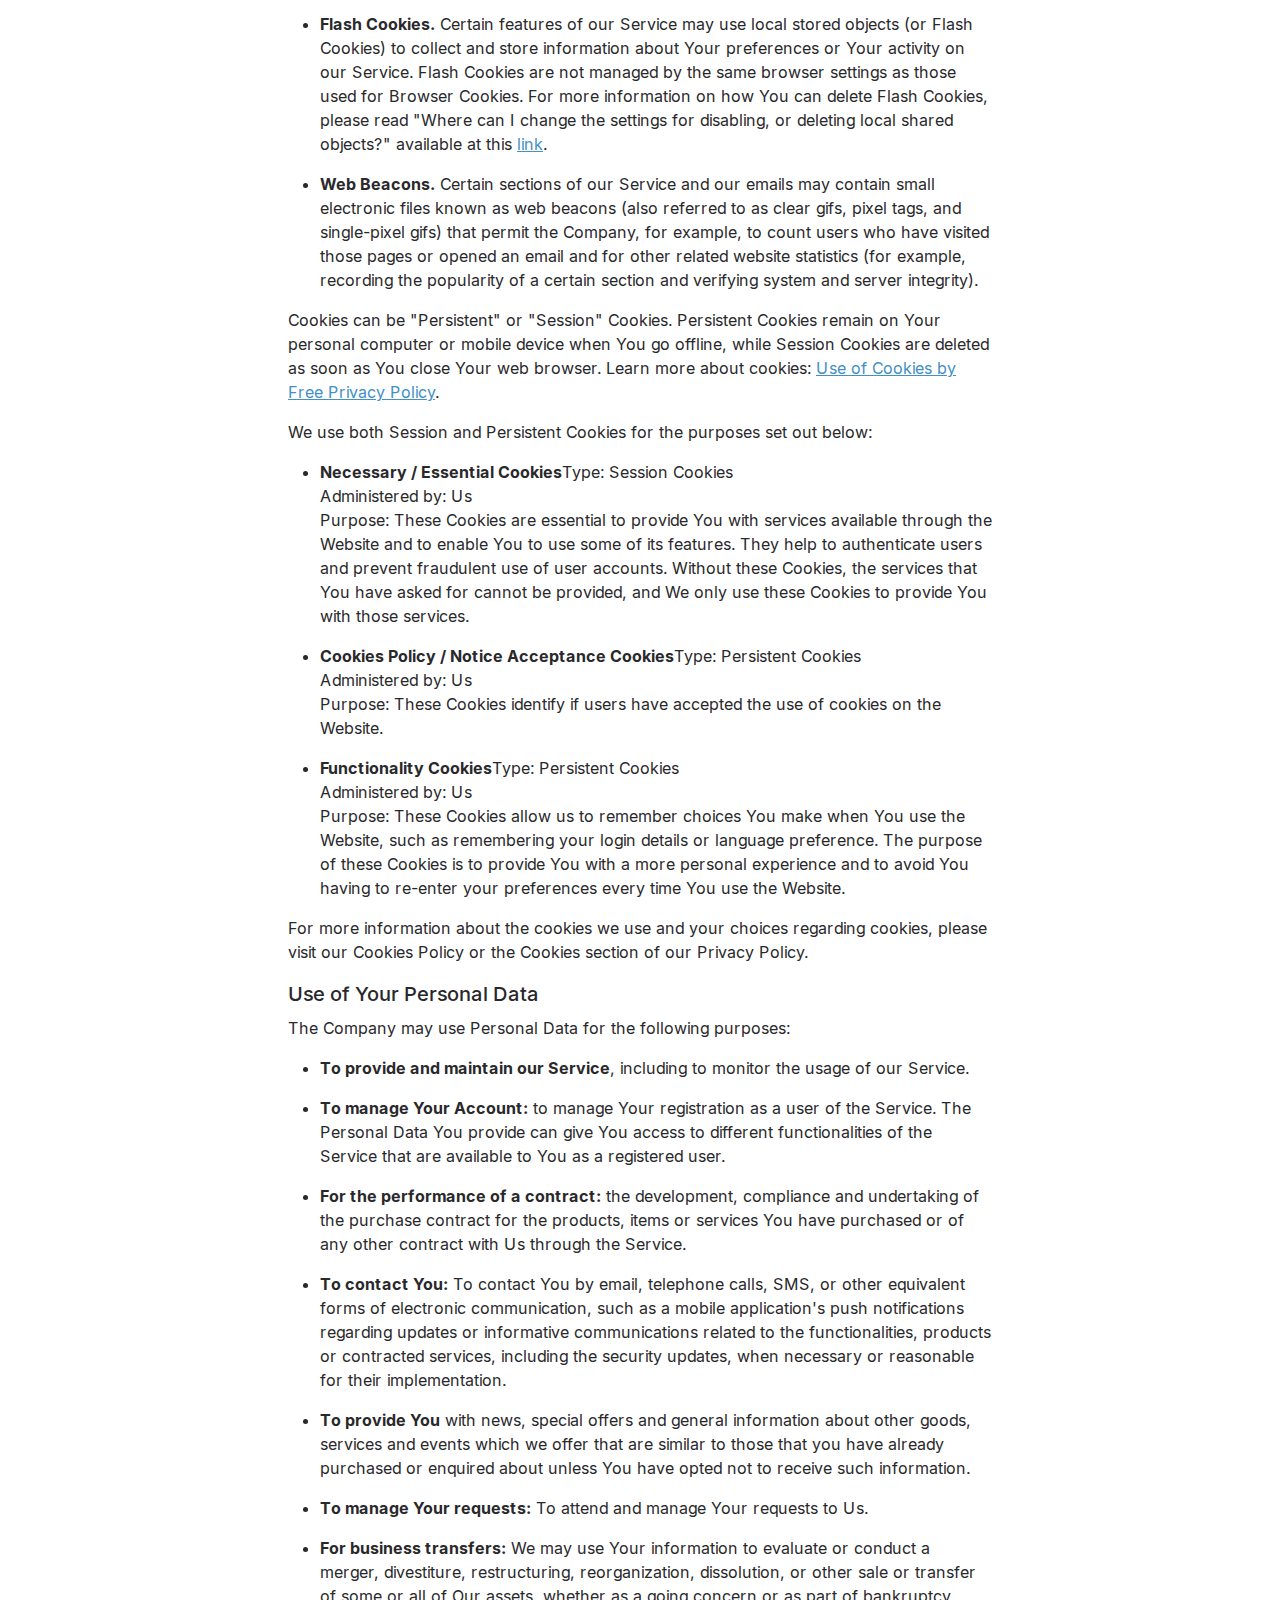
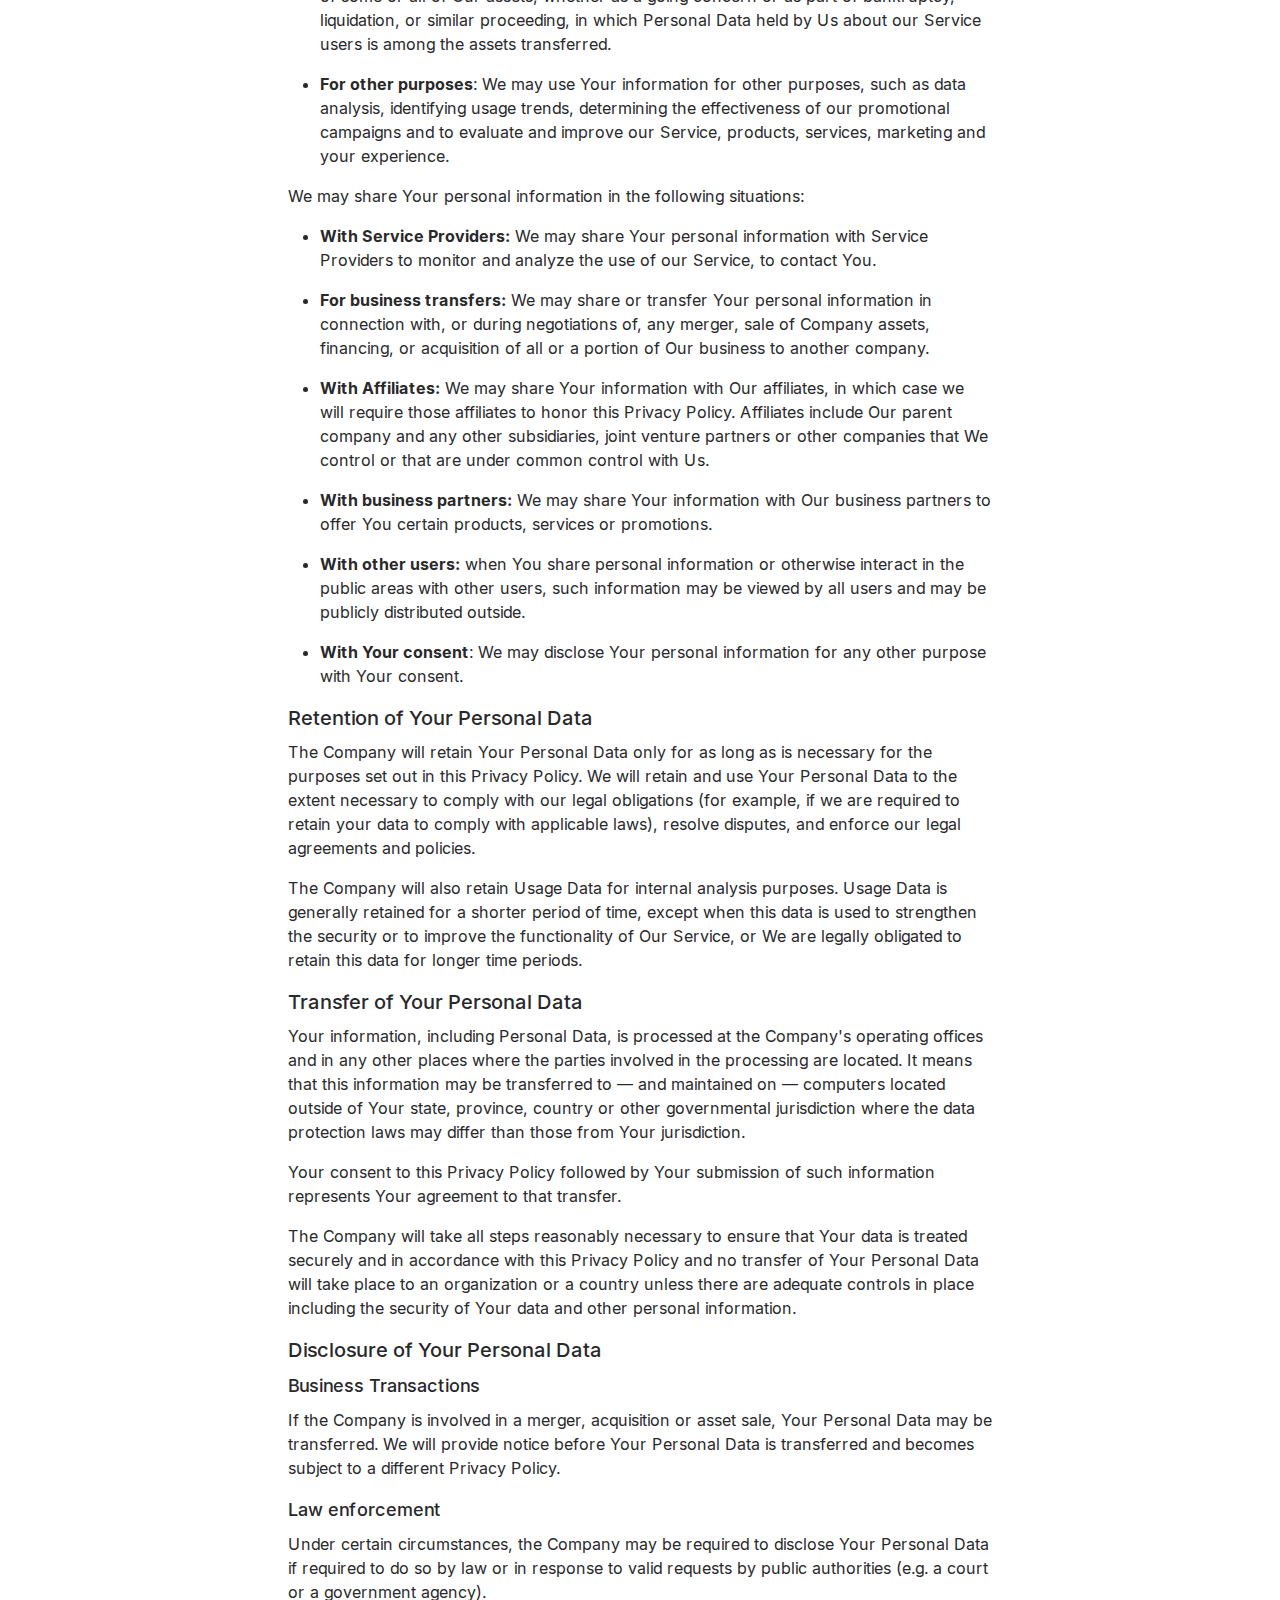
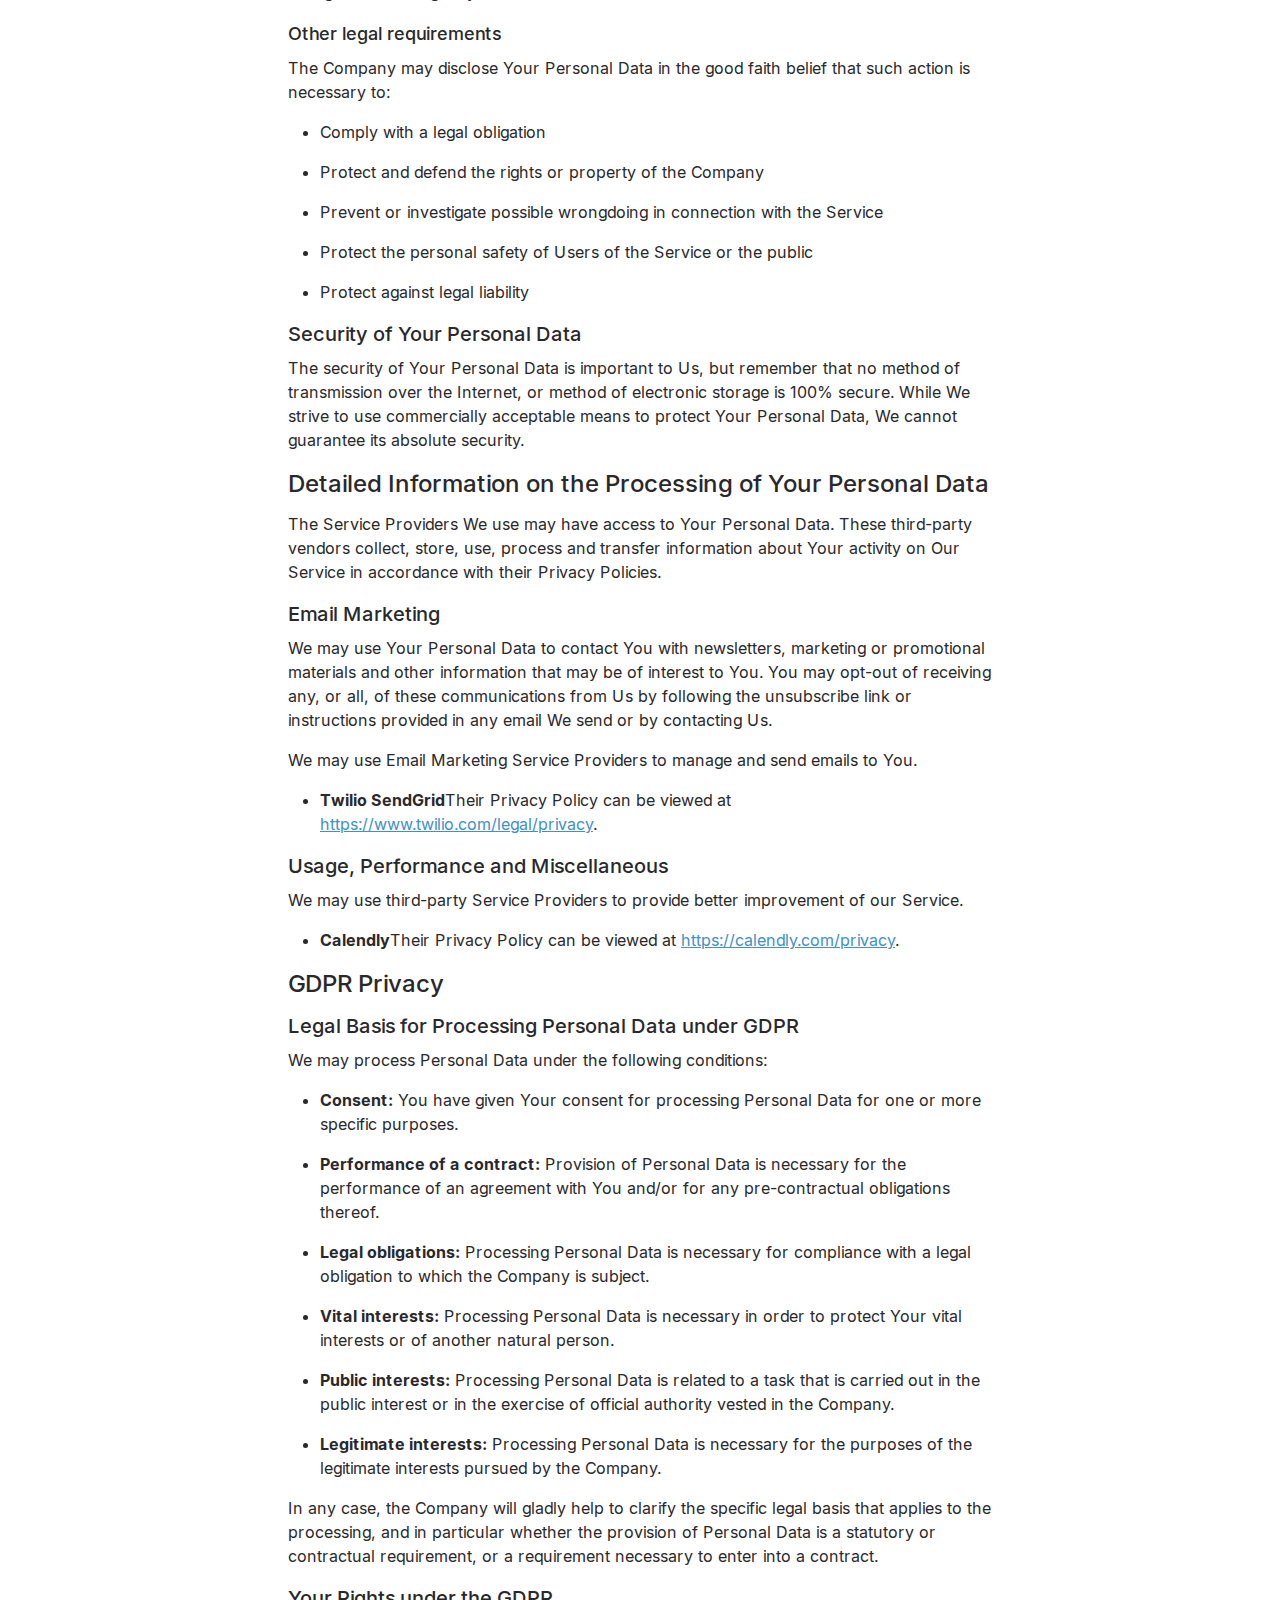
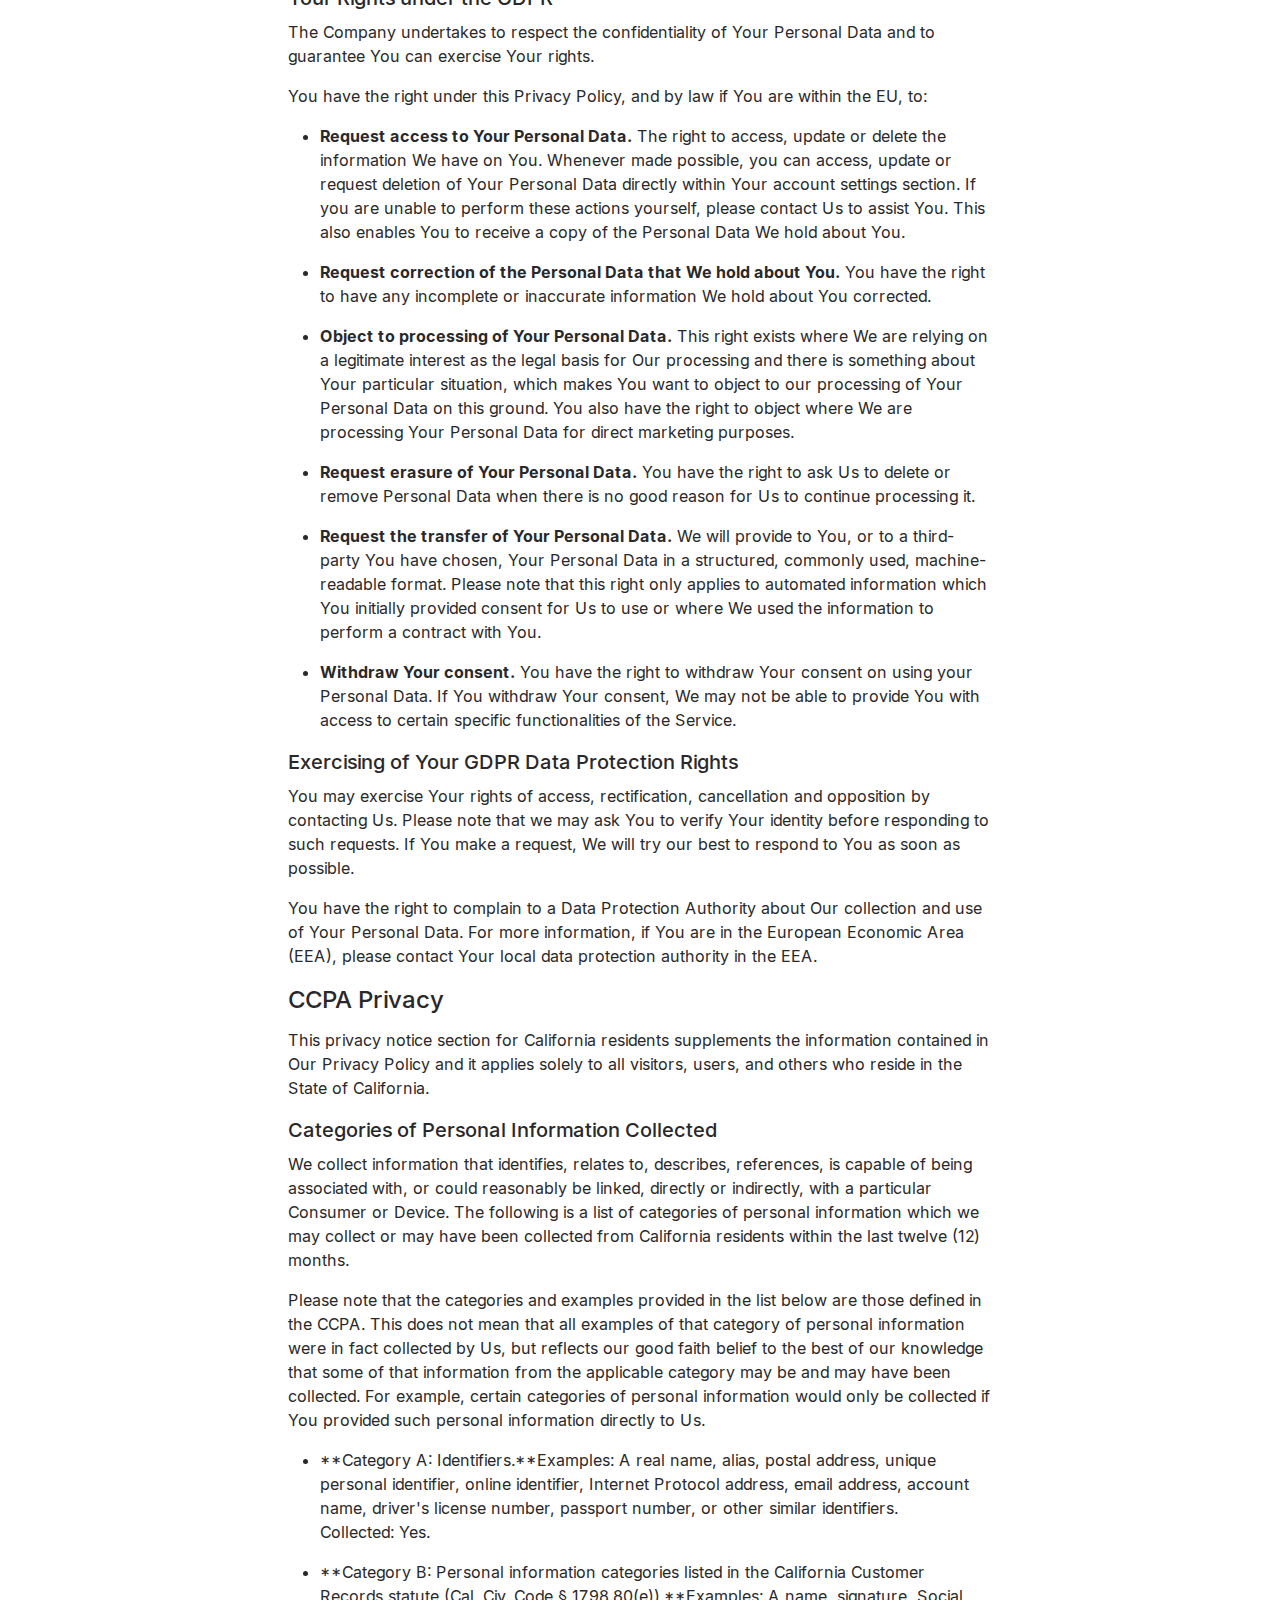
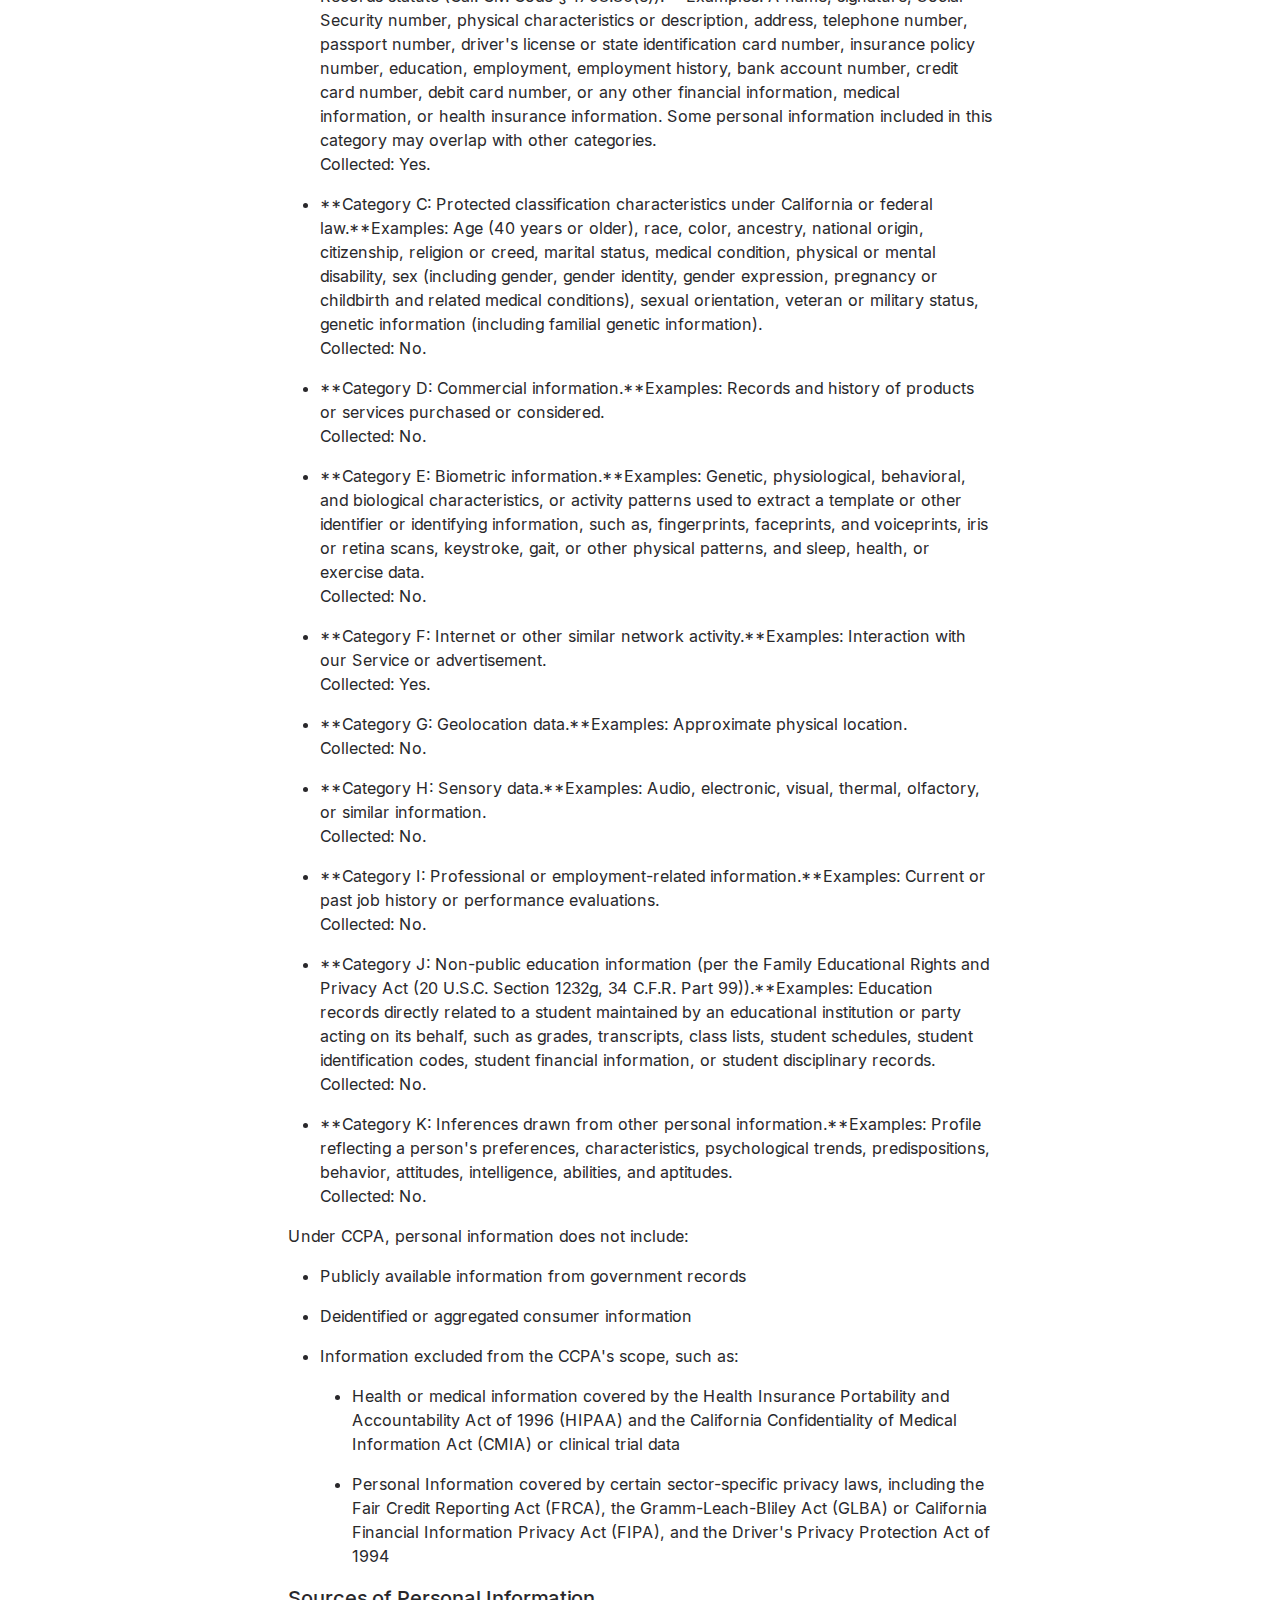
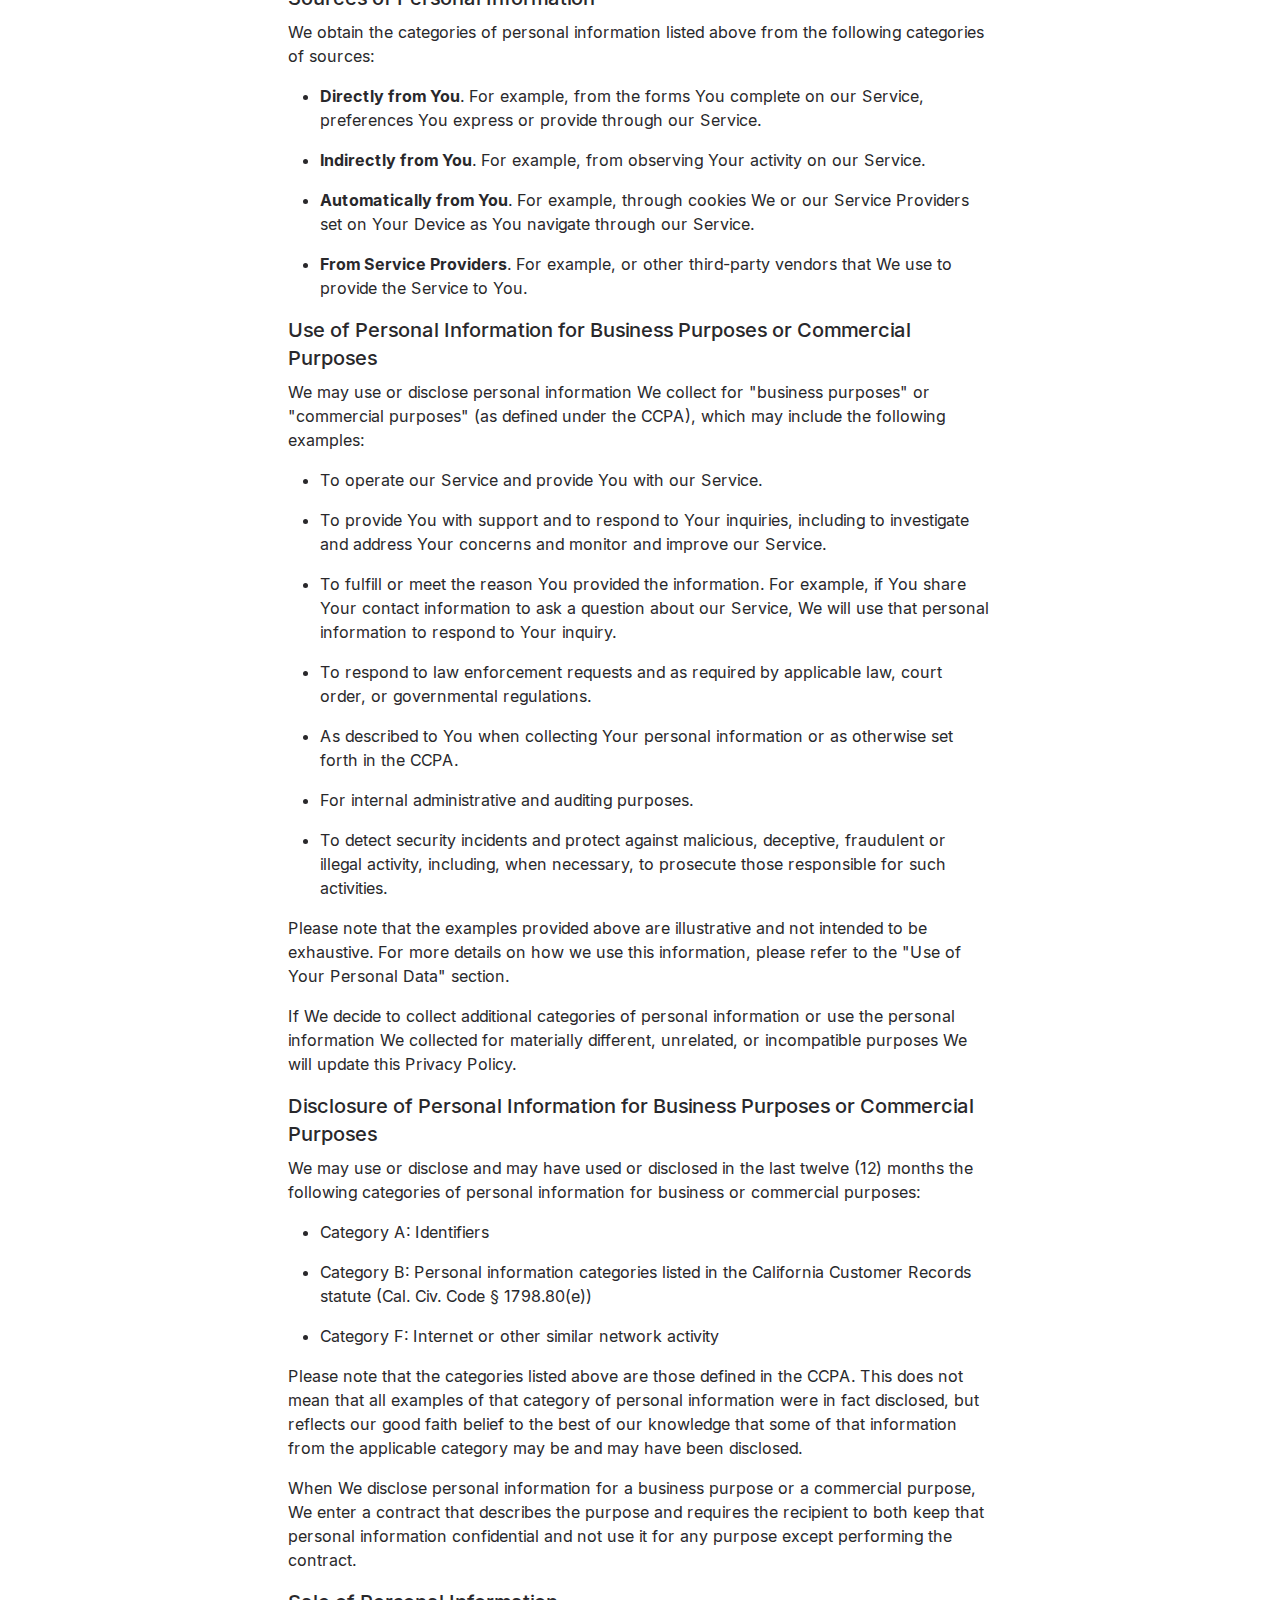
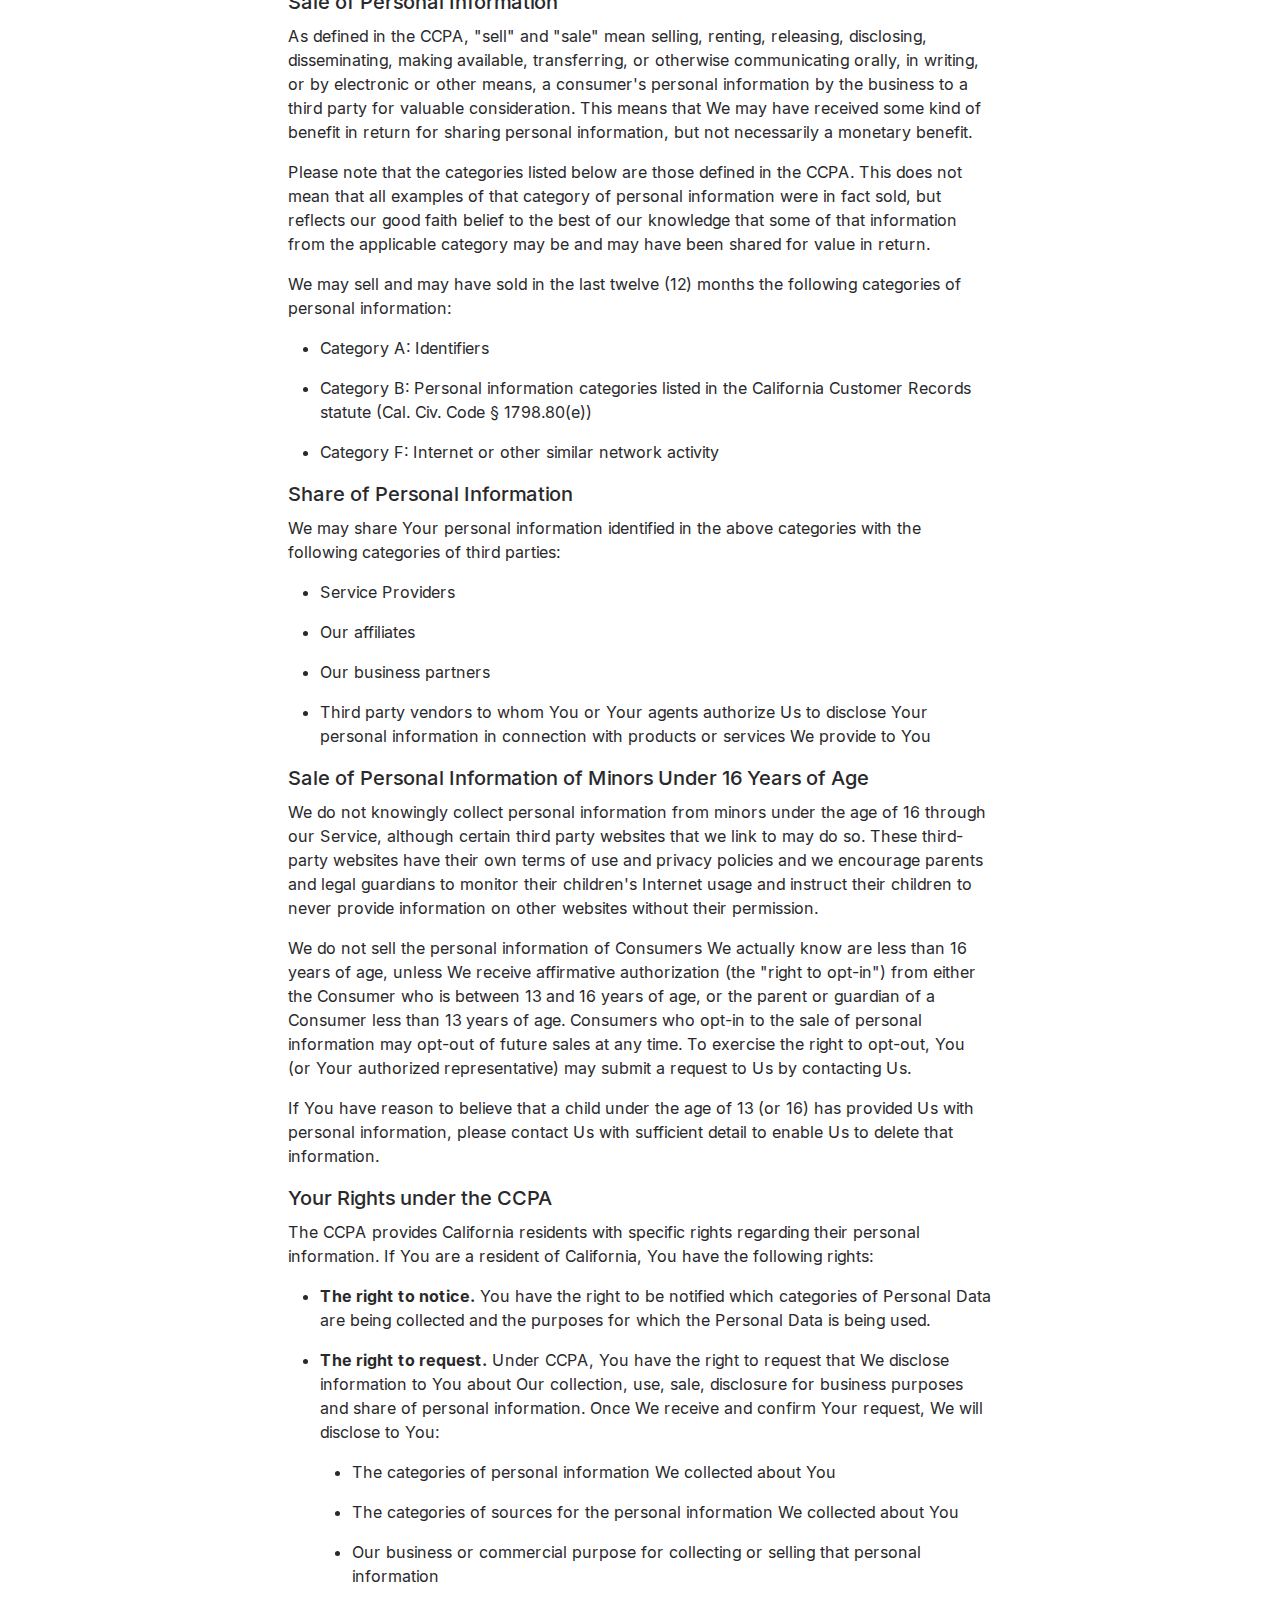
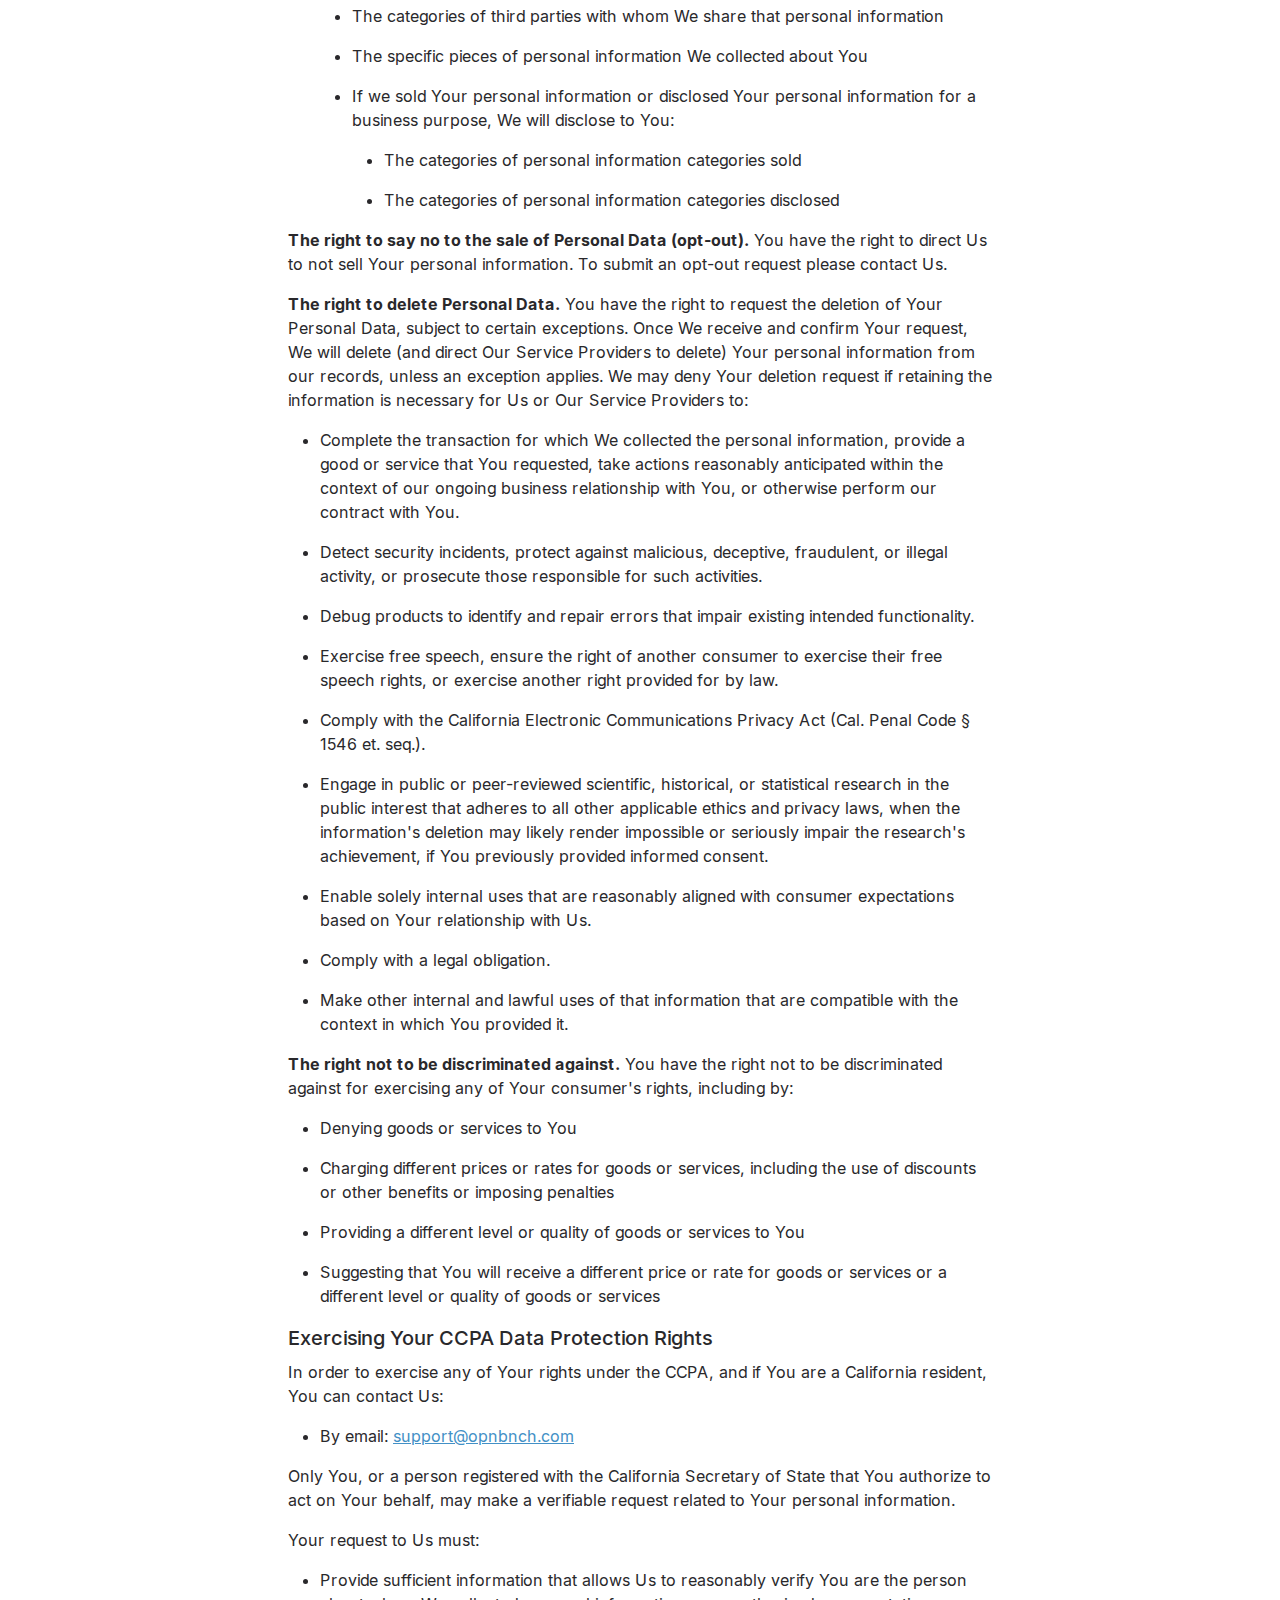
<file: privacy-policy.html>
<!DOCTYPE html><html lang="en"><head><meta charSet="utf-8"/><meta name="viewport" content="width=device-width, initial-scale=1"/><link rel="preload" href="https://opnbnch.github.io/_next/static/media/a34f9d1faa5f3315-s.p.woff2" as="font" crossorigin="" type="font/woff2"/><link rel="stylesheet" href="https://opnbnch.github.io/_next/static/css/d980ab41461f7870.css" data-precedence="next"/><link rel="preload" as="script" fetchPriority="low" href="https://opnbnch.github.io/_next/static/chunks/webpack-fa53ea3da105d5dc.js"/><script src="https://opnbnch.github.io/_next/static/chunks/fd9d1056-6ea706ae31f9bc65.js" async=""></script><script src="https://opnbnch.github.io/_next/static/chunks/23-1f75015a6b8b8687.js" async=""></script><script src="https://opnbnch.github.io/_next/static/chunks/main-app-8fdeb760a9e273a7.js" async=""></script><script src="https://opnbnch.github.io/_next/static/chunks/159-dee13bf1387d75f0.js" async=""></script><script src="https://opnbnch.github.io/_next/static/chunks/118-b54047542ea39065.js" async=""></script><script src="https://opnbnch.github.io/_next/static/chunks/app/layout-2aa006168977e907.js" async=""></script><script src="https://opnbnch.github.io/_next/static/chunks/857-49f6b6c5a9276bf5.js" async=""></script><script src="https://opnbnch.github.io/_next/static/chunks/app/page-6d21cc1024998357.js" async=""></script><title>Privacy Policy | OpenBench</title><meta name="application-name" content="OpenBench"/><meta name="robots" content="noindex, follow"/><meta property="og:title" content="Privacy Policy"/><meta property="og:site_name" content="Open Bench"/><meta property="og:locale" content="en_US"/><meta property="og:image" content="https://opnbnch.github.io/preview-image-fallback.png"/><meta property="og:image:width" content="1200"/><meta property="og:image:height" content="630"/><meta property="og:type" content="website"/><meta name="twitter:card" content="summary_large_image"/><meta name="twitter:site" content="@opnbnch"/><meta name="twitter:creator" content="@opnbnch"/><meta name="twitter:title" content="Privacy Policy"/><meta name="twitter:image" content="https://opnbnch.github.io/preview-image-fallback.png"/><link rel="icon" href="/Favicon.jpeg"/><meta name="next-size-adjust"/><meta name="theme-color" media="(prefers-color-scheme: light)" content="#FFFFFF"/><meta name="theme-color" media="(prefers-color-scheme: dark)" content="#1F2937"/><link rel="icon" type="image/x-icon" href="/favicon.jpeg"/><script src="https://opnbnch.github.io/_next/static/chunks/polyfills-78c92fac7aa8fdd8.js" noModule=""></script></head><body class="__className_c0e2b6 bg-background-light dark:bg-background-dark"><div class="flex flex-col min-h-screen"><div class="w-full h-[72px]"></div><nav class="fixed top-0 left-0 w-full py-4 px-6 lg:px-8 z-10 h-[72px] bg-background-light dark:bg-background-dark"><div class="container mx-auto flex justify-between items-center h-full gap-8"><div class="flex items-center space-x-8"><a href="/" class="text-text-primary-light dark:text-text-primary-dark text-xl relative"><img alt="OpenBench" loading="lazy" width="144" height="36" decoding="async" data-nimg="1" class="hidden dark:block" style="color:transparent" src="/openbench/svg/OpenBenchLogo_Horizontal_Color.svg"/><img alt="OpenBench" loading="lazy" width="144" height="36" decoding="async" data-nimg="1" class="block dark:hidden" style="color:transparent" src="/openbench/svg/OpenBenchLogo_Horizontal_Black.svg"/></a><div class="hidden md:flex space-x-4"><a href="/resources" class="px-4 py-2 rounded focus:outline-none  text-text-primary-light dark:text-text-primary-dark">Resources</a><a href="/about" class="px-4 py-2 rounded focus:outline-none  text-text-primary-light dark:text-text-primary-dark">About</a><a href="/team" class="px-4 py-2 rounded focus:outline-none  text-text-primary-light dark:text-text-primary-dark">Team</a></div></div><div class="flex justify-end items-center space-x-4 grow"><button class="flex items-center md:hidden text-text-primary-light dark:text-text-primary-dark"><style data-emotion="css vubbuv">.css-vubbuv{-webkit-user-select:none;-moz-user-select:none;-ms-user-select:none;user-select:none;width:1em;height:1em;display:inline-block;fill:currentColor;-webkit-flex-shrink:0;-ms-flex-negative:0;flex-shrink:0;-webkit-transition:fill 200ms cubic-bezier(0.4, 0, 0.2, 1) 0ms;transition:fill 200ms cubic-bezier(0.4, 0, 0.2, 1) 0ms;font-size:1.5rem;}</style><svg class="MuiSvgIcon-root MuiSvgIcon-fontSizeMedium css-vubbuv" focusable="false" aria-hidden="true" viewBox="0 0 24 24" data-testid="MenuIcon"><path d="M3 18h18v-2H3zm0-5h18v-2H3zm0-7v2h18V6z"></path></svg></button><form class="flex items-stretch justify-center hidden lg:flex w-full max-w-md"><input type="email" placeholder="Enter your email" class="px-4 py-2 rounded-l-lg border border-border-light dark:border-border-dark bg-surface-light dark:bg-surface-dark text-text-primary-light dark:text-text-primary-dark focus:outline-none focus:ring-2 focus:ring-primary-light dark:focus:ring-primary-dark w-0 grow" required="" value=""/><button type="submit" class="px-6 py-2 rounded-r-lg focus:outline-none whitespace-nowrap bg-primary-light dark:bg-primary-dark text-white">Learn More</button></form></div></div></nav><main class="flex-grow"><div class="py-12 px-6 lg:px-8 max-w-3xl mx-auto"><!--$--><h2 class="text-3xl font-semibold mb-4 text-text-primary-light dark:text-text-primary-dark">Privacy Policy</h2>
<p class="mb-4 text-text-primary-light dark:text-text-primary-dark">This Privacy Policy describes Our policies and procedures on the collection, use and disclosure of Your information when You use the Service and tells You about Your privacy rights and how the law protects You.</p>
<p class="mb-4 text-text-primary-light dark:text-text-primary-dark">We use Your Personal data to provide and improve the Service. By using the Service, You agree to the collection and use of information in accordance with this Privacy Policy.</p>
<h3 class="text-2xl font-medium mb-3 text-text-primary-light dark:text-text-primary-dark">Interpretation and Definitions</h3>
<h4 class="text-xl font-medium mb-2 text-text-primary-light dark:text-text-primary-dark">Interpretation</h4>
<p class="mb-4 text-text-primary-light dark:text-text-primary-dark">The words of which the initial letter is capitalized have meanings defined under the following conditions. The following definitions shall have the same meaning regardless of whether they appear in singular or in plural.</p>
<h4 class="text-xl font-medium mb-2 text-text-primary-light dark:text-text-primary-dark">Definitions</h4>
<p class="mb-4 text-text-primary-light dark:text-text-primary-dark">For the purposes of this Privacy Policy:</p>
<ul class="list-disc pl-8 mb-4 text-text-primary-light dark:text-text-primary-dark">
<li class="mb-2">
<p class="mb-4 text-text-primary-light dark:text-text-primary-dark"><strong>Account</strong> means a unique account created for You to access our Service or parts of our Service.</p>
</li>
<li class="mb-2">
<p class="mb-4 text-text-primary-light dark:text-text-primary-dark"><strong>Business</strong>, for the purpose of the CCPA (California Consumer Privacy Act), refers to the Company as the legal entity that collects Consumers&#x27; personal information and determines the purposes and means of the processing of Consumers&#x27; personal information, or on behalf of which such information is collected and that alone, or jointly with others, determines the purposes and means of the processing of consumers&#x27; personal information, that does business in the State of California.</p>
</li>
<li class="mb-2">
<p class="mb-4 text-text-primary-light dark:text-text-primary-dark"><strong>Company</strong> (referred to as either &quot;the Company&quot;, &quot;We&quot;, &quot;Us&quot; or &quot;Our&quot; in this Agreement) refers to OpenBench, Inc., 535 Mission Street, Floor 14, San Francisco, CA 94105, United States of America.<br/>
<!-- -->For the purpose of the GDPR, the Company is the Data Controller.</p>
</li>
<li class="mb-2">
<p class="mb-4 text-text-primary-light dark:text-text-primary-dark"><strong>Consumer</strong>, for the purpose of the CCPA (California Consumer Privacy Act), means a natural person who is a California resident. A resident, as defined in the law, includes (1) every individual who is in the USA for other than a temporary or transitory purpose, and (2) every individual who is domiciled in the USA who is outside the USA for a temporary or transitory purpose.</p>
</li>
<li class="mb-2">
<p class="mb-4 text-text-primary-light dark:text-text-primary-dark"><strong>Cookies</strong> are small files that are placed on Your computer, mobile device or any other device by a website, containing the details of Your browsing history on that website among its many uses.</p>
</li>
<li class="mb-2">
<p class="mb-4 text-text-primary-light dark:text-text-primary-dark"><strong>Country</strong> refers to: California, United States</p>
</li>
<li class="mb-2">
<p class="mb-4 text-text-primary-light dark:text-text-primary-dark"><strong>Data Controller</strong>, for the purposes of the GDPR (General Data Protection Regulation), refers to the Company as the legal person which alone or jointly with others determines the purposes and means of the processing of Personal Data.</p>
</li>
<li class="mb-2">
<p class="mb-4 text-text-primary-light dark:text-text-primary-dark"><strong>Device</strong> means any device that can access the Service such as a computer, a cellphone or a digital tablet.</p>
</li>
<li class="mb-2">
<p class="mb-4 text-text-primary-light dark:text-text-primary-dark"><strong>Do Not Track</strong> (DNT) is a concept that has been promoted by US regulatory authorities, in particular the U.S. Federal Trade Commission (FTC), for the Internet industry to develop and implement a mechanism for allowing internet users to control the tracking of their online activities across websites.</p>
</li>
<li class="mb-2">
<p class="mb-4 text-text-primary-light dark:text-text-primary-dark"><strong>Personal Data</strong> is any information that relates to an identified or identifiable individual.<br/>
<!-- -->For the purposes of GDPR, Personal Data means any information relating to You such as a name, an identification number, location data, online identifier or to one or more factors specific to the physical, physiological, genetic, mental, economic, cultural or social identity.<br/>
<!-- -->For the purposes of the CCPA, Personal Data means any information that identifies, relates to, describes or is capable of being associated with, or could reasonably be linked, directly or indirectly, with You.</p>
</li>
<li class="mb-2">
<p class="mb-4 text-text-primary-light dark:text-text-primary-dark"><strong>Sale</strong>, for the purpose of the CCPA (California Consumer Privacy Act), means selling, renting, releasing, disclosing, disseminating, making available, transferring, or otherwise communicating orally, in writing, or by electronic or other means, a Consumer&#x27;s personal information to another business or a third party for monetary or other valuable consideration.</p>
</li>
<li class="mb-2">
<p class="mb-4 text-text-primary-light dark:text-text-primary-dark"><strong>Service</strong> refers to the Website.</p>
</li>
<li class="mb-2">
<p class="mb-4 text-text-primary-light dark:text-text-primary-dark"><strong>Service Provider</strong> means any natural or legal person who processes the data on behalf of the Company. It refers to third-party companies or individuals employed by the Company to facilitate the Service, to provide the Service on behalf of the Company, to perform services related to the Service or to assist the Company in analyzing how the Service is used. For the purpose of the GDPR, Service Providers are considered Data Processors.</p>
</li>
<li class="mb-2">
<p class="mb-4 text-text-primary-light dark:text-text-primary-dark"><strong>Usage Data</strong> refers to data collected automatically, either generated by the use of the Service or from the Service infrastructure itself (for example, the duration of a page visit).</p>
</li>
<li class="mb-2">
<p class="mb-4 text-text-primary-light dark:text-text-primary-dark"><strong>Website</strong> refers to OpenBench, accessible from <a class="text-primary-light dark:text-primary-dark underline hover:text-primary-light-hover dark:hover:text-primary-dark-hover" href="https://www.opnbnch.com/">www.opnbnch.com</a></p>
</li>
<li class="mb-2">
<p class="mb-4 text-text-primary-light dark:text-text-primary-dark"><strong>You</strong> means the individual accessing or using the Service, or the company, or other legal entity on behalf of which such individual is accessing or using the Service, as applicable.<br/>
<!-- -->Under GDPR (General Data Protection Regulation), You can be referred to as the Data Subject or as the User as you are the individual using the Service.</p>
</li>
</ul>
<h3 class="text-2xl font-medium mb-3 text-text-primary-light dark:text-text-primary-dark">Collecting and Using Your Personal Data</h3>
<h4 class="text-xl font-medium mb-2 text-text-primary-light dark:text-text-primary-dark">Types of Data Collected</h4>
<h5 class="text-lg font-medium mb-2 text-text-primary-light dark:text-text-primary-dark">Personal Data</h5>
<p class="mb-4 text-text-primary-light dark:text-text-primary-dark">While using Our Service, We may ask You to provide Us with certain personally identifiable information that can be used to contact or identify You. Personally identifiable information may include, but is not limited to:</p>
<ul class="list-disc pl-8 mb-4 text-text-primary-light dark:text-text-primary-dark">
<li class="mb-2">
<p class="mb-4 text-text-primary-light dark:text-text-primary-dark">Email address</p>
</li>
<li class="mb-2">
<p class="mb-4 text-text-primary-light dark:text-text-primary-dark">First name and last name</p>
</li>
<li class="mb-2">
<p class="mb-4 text-text-primary-light dark:text-text-primary-dark">Usage Data</p>
</li>
</ul>
<h5 class="text-lg font-medium mb-2 text-text-primary-light dark:text-text-primary-dark">Usage Data</h5>
<p class="mb-4 text-text-primary-light dark:text-text-primary-dark">Usage Data is collected automatically when using the Service.</p>
<p class="mb-4 text-text-primary-light dark:text-text-primary-dark">Usage Data may include information such as Your Device&#x27;s Internet Protocol address (e.g. IP address), browser type, browser version, the pages of our Service that You visit, the time and date of Your visit, the time spent on those pages, unique device identifiers and other diagnostic data.</p>
<p class="mb-4 text-text-primary-light dark:text-text-primary-dark">When You access the Service by or through a mobile device, We may collect certain information automatically, including, but not limited to, the type of mobile device You use, Your mobile device unique ID, the IP address of Your mobile device, Your mobile operating system, the type of mobile Internet browser You use, unique device identifiers and other diagnostic data.</p>
<p class="mb-4 text-text-primary-light dark:text-text-primary-dark">We may also collect information that Your browser sends whenever You visit our Service or when You access the Service by or through a mobile device.</p>
<h5 class="text-lg font-medium mb-2 text-text-primary-light dark:text-text-primary-dark">Tracking Technologies and Cookies</h5>
<p class="mb-4 text-text-primary-light dark:text-text-primary-dark">We use Cookies and similar tracking technologies to track the activity on Our Service and store certain information. Tracking technologies used are beacons, tags, and scripts to collect and track information and to improve and analyze Our Service. The technologies We use may include:</p>
<ul class="list-disc pl-8 mb-4 text-text-primary-light dark:text-text-primary-dark">
<li class="mb-2">
<p class="mb-4 text-text-primary-light dark:text-text-primary-dark"><strong>Cookies or Browser Cookies.</strong> A cookie is a small file placed on Your Device. You can instruct Your browser to refuse all Cookies or to indicate when a Cookie is being sent. However, if You do not accept Cookies, You may not be able to use some parts of our Service. Unless you have adjusted Your browser setting so that it will refuse Cookies, our Service may use Cookies.</p>
</li>
<li class="mb-2">
<p class="mb-4 text-text-primary-light dark:text-text-primary-dark"><strong>Flash Cookies.</strong> Certain features of our Service may use local stored objects (or Flash Cookies) to collect and store information about Your preferences or Your activity on our Service. Flash Cookies are not managed by the same browser settings as those used for Browser Cookies. For more information on how You can delete Flash Cookies, please read &quot;Where can I change the settings for disabling, or deleting local shared objects?&quot; available at this <a class="text-primary-light dark:text-primary-dark underline hover:text-primary-light-hover dark:hover:text-primary-dark-hover" href="https://helpx.adobe.com/flash-player/kb/disable-local-shared-objects-flash.html#main_Where_can_I_change_the_settings_for_disabling__or_deleting_local_shared_objects_">link</a>.</p>
</li>
<li class="mb-2">
<p class="mb-4 text-text-primary-light dark:text-text-primary-dark"><strong>Web Beacons.</strong> Certain sections of our Service and our emails may contain small electronic files known as web beacons (also referred to as clear gifs, pixel tags, and single-pixel gifs) that permit the Company, for example, to count users who have visited those pages or opened an email and for other related website statistics (for example, recording the popularity of a certain section and verifying system and server integrity).</p>
</li>
</ul>
<p class="mb-4 text-text-primary-light dark:text-text-primary-dark">Cookies can be &quot;Persistent&quot; or &quot;Session&quot; Cookies. Persistent Cookies remain on Your personal computer or mobile device when You go offline, while Session Cookies are deleted as soon as You close Your web browser. Learn more about cookies: <a class="text-primary-light dark:text-primary-dark underline hover:text-primary-light-hover dark:hover:text-primary-dark-hover" href="https://www.freeprivacypolicy.com/blog/sample-privacy-policy-template/#Use_Of_Cookies_And_Tracking">Use of Cookies by Free Privacy Policy</a>.</p>
<p class="mb-4 text-text-primary-light dark:text-text-primary-dark">We use both Session and Persistent Cookies for the purposes set out below:</p>
<ul class="list-disc pl-8 mb-4 text-text-primary-light dark:text-text-primary-dark">
<li class="mb-2">
<p class="mb-4 text-text-primary-light dark:text-text-primary-dark"><strong>Necessary / Essential Cookies</strong>Type: Session Cookies<br/>
<!-- -->Administered by: Us<br/>
<!-- -->Purpose: These Cookies are essential to provide You with services available through the Website and to enable You to use some of its features. They help to authenticate users and prevent fraudulent use of user accounts. Without these Cookies, the services that You have asked for cannot be provided, and We only use these Cookies to provide You with those services.</p>
</li>
<li class="mb-2">
<p class="mb-4 text-text-primary-light dark:text-text-primary-dark"><strong>Cookies Policy / Notice Acceptance Cookies</strong>Type: Persistent Cookies<br/>
<!-- -->Administered by: Us<br/>
<!-- -->Purpose: These Cookies identify if users have accepted the use of cookies on the Website.</p>
</li>
<li class="mb-2">
<p class="mb-4 text-text-primary-light dark:text-text-primary-dark"><strong>Functionality Cookies</strong>Type: Persistent Cookies<br/>
<!-- -->Administered by: Us<br/>
<!-- -->Purpose: These Cookies allow us to remember choices You make when You use the Website, such as remembering your login details or language preference. The purpose of these Cookies is to provide You with a more personal experience and to avoid You having to re-enter your preferences every time You use the Website.</p>
</li>
</ul>
<p class="mb-4 text-text-primary-light dark:text-text-primary-dark">For more information about the cookies we use and your choices regarding cookies, please visit our Cookies Policy or the Cookies section of our Privacy Policy.</p>
<h4 class="text-xl font-medium mb-2 text-text-primary-light dark:text-text-primary-dark">Use of Your Personal Data</h4>
<p class="mb-4 text-text-primary-light dark:text-text-primary-dark">The Company may use Personal Data for the following purposes:</p>
<ul class="list-disc pl-8 mb-4 text-text-primary-light dark:text-text-primary-dark">
<li class="mb-2">
<p class="mb-4 text-text-primary-light dark:text-text-primary-dark"><strong>To provide and maintain our Service</strong>, including to monitor the usage of our Service.</p>
</li>
<li class="mb-2">
<p class="mb-4 text-text-primary-light dark:text-text-primary-dark"><strong>To manage Your Account:</strong> to manage Your registration as a user of the Service. The Personal Data You provide can give You access to different functionalities of the Service that are available to You as a registered user.</p>
</li>
<li class="mb-2">
<p class="mb-4 text-text-primary-light dark:text-text-primary-dark"><strong>For the performance of a contract:</strong> the development, compliance and undertaking of the purchase contract for the products, items or services You have purchased or of any other contract with Us through the Service.</p>
</li>
<li class="mb-2">
<p class="mb-4 text-text-primary-light dark:text-text-primary-dark"><strong>To contact You:</strong> To contact You by email, telephone calls, SMS, or other equivalent forms of electronic communication, such as a mobile application&#x27;s push notifications regarding updates or informative communications related to the functionalities, products or contracted services, including the security updates, when necessary or reasonable for their implementation.</p>
</li>
<li class="mb-2">
<p class="mb-4 text-text-primary-light dark:text-text-primary-dark"><strong>To provide You</strong> with news, special offers and general information about other goods, services and events which we offer that are similar to those that you have already purchased or enquired about unless You have opted not to receive such information.</p>
</li>
<li class="mb-2">
<p class="mb-4 text-text-primary-light dark:text-text-primary-dark"><strong>To manage Your requests:</strong> To attend and manage Your requests to Us.</p>
</li>
<li class="mb-2">
<p class="mb-4 text-text-primary-light dark:text-text-primary-dark"><strong>For business transfers:</strong> We may use Your information to evaluate or conduct a merger, divestiture, restructuring, reorganization, dissolution, or other sale or transfer of some or all of Our assets, whether as a going concern or as part of bankruptcy, liquidation, or similar proceeding, in which Personal Data held by Us about our Service users is among the assets transferred.</p>
</li>
<li class="mb-2">
<p class="mb-4 text-text-primary-light dark:text-text-primary-dark"><strong>For other purposes</strong>: We may use Your information for other purposes, such as data analysis, identifying usage trends, determining the effectiveness of our promotional campaigns and to evaluate and improve our Service, products, services, marketing and your experience.</p>
</li>
</ul>
<p class="mb-4 text-text-primary-light dark:text-text-primary-dark">We may share Your personal information in the following situations:</p>
<ul class="list-disc pl-8 mb-4 text-text-primary-light dark:text-text-primary-dark">
<li class="mb-2">
<p class="mb-4 text-text-primary-light dark:text-text-primary-dark"><strong>With Service Providers:</strong> We may share Your personal information with Service Providers to monitor and analyze the use of our Service, to contact You.</p>
</li>
<li class="mb-2">
<p class="mb-4 text-text-primary-light dark:text-text-primary-dark"><strong>For business transfers:</strong> We may share or transfer Your personal information in connection with, or during negotiations of, any merger, sale of Company assets, financing, or acquisition of all or a portion of Our business to another company.</p>
</li>
<li class="mb-2">
<p class="mb-4 text-text-primary-light dark:text-text-primary-dark"><strong>With Affiliates:</strong> We may share Your information with Our affiliates, in which case we will require those affiliates to honor this Privacy Policy. Affiliates include Our parent company and any other subsidiaries, joint venture partners or other companies that We control or that are under common control with Us.</p>
</li>
<li class="mb-2">
<p class="mb-4 text-text-primary-light dark:text-text-primary-dark"><strong>With business partners:</strong> We may share Your information with Our business partners to offer You certain products, services or promotions.</p>
</li>
<li class="mb-2">
<p class="mb-4 text-text-primary-light dark:text-text-primary-dark"><strong>With other users:</strong> when You share personal information or otherwise interact in the public areas with other users, such information may be viewed by all users and may be publicly distributed outside.</p>
</li>
<li class="mb-2">
<p class="mb-4 text-text-primary-light dark:text-text-primary-dark"><strong>With Your consent</strong>: We may disclose Your personal information for any other purpose with Your consent.</p>
</li>
</ul>
<h4 class="text-xl font-medium mb-2 text-text-primary-light dark:text-text-primary-dark">Retention of Your Personal Data</h4>
<p class="mb-4 text-text-primary-light dark:text-text-primary-dark">The Company will retain Your Personal Data only for as long as is necessary for the purposes set out in this Privacy Policy. We will retain and use Your Personal Data to the extent necessary to comply with our legal obligations (for example, if we are required to retain your data to comply with applicable laws), resolve disputes, and enforce our legal agreements and policies.</p>
<p class="mb-4 text-text-primary-light dark:text-text-primary-dark">The Company will also retain Usage Data for internal analysis purposes. Usage Data is generally retained for a shorter period of time, except when this data is used to strengthen the security or to improve the functionality of Our Service, or We are legally obligated to retain this data for longer time periods.</p>
<h4 class="text-xl font-medium mb-2 text-text-primary-light dark:text-text-primary-dark">Transfer of Your Personal Data</h4>
<p class="mb-4 text-text-primary-light dark:text-text-primary-dark">Your information, including Personal Data, is processed at the Company&#x27;s operating offices and in any other places where the parties involved in the processing are located. It means that this information may be transferred to — and maintained on — computers located outside of Your state, province, country or other governmental jurisdiction where the data protection laws may differ than those from Your jurisdiction.</p>
<p class="mb-4 text-text-primary-light dark:text-text-primary-dark">Your consent to this Privacy Policy followed by Your submission of such information represents Your agreement to that transfer.</p>
<p class="mb-4 text-text-primary-light dark:text-text-primary-dark">The Company will take all steps reasonably necessary to ensure that Your data is treated securely and in accordance with this Privacy Policy and no transfer of Your Personal Data will take place to an organization or a country unless there are adequate controls in place including the security of Your data and other personal information.</p>
<h4 class="text-xl font-medium mb-2 text-text-primary-light dark:text-text-primary-dark">Disclosure of Your Personal Data</h4>
<h5 class="text-lg font-medium mb-2 text-text-primary-light dark:text-text-primary-dark">Business Transactions</h5>
<p class="mb-4 text-text-primary-light dark:text-text-primary-dark">If the Company is involved in a merger, acquisition or asset sale, Your Personal Data may be transferred. We will provide notice before Your Personal Data is transferred and becomes subject to a different Privacy Policy.</p>
<h5 class="text-lg font-medium mb-2 text-text-primary-light dark:text-text-primary-dark">Law enforcement</h5>
<p class="mb-4 text-text-primary-light dark:text-text-primary-dark">Under certain circumstances, the Company may be required to disclose Your Personal Data if required to do so by law or in response to valid requests by public authorities (e.g. a court or a government agency).</p>
<h5 class="text-lg font-medium mb-2 text-text-primary-light dark:text-text-primary-dark">Other legal requirements</h5>
<p class="mb-4 text-text-primary-light dark:text-text-primary-dark">The Company may disclose Your Personal Data in the good faith belief that such action is necessary to:</p>
<ul class="list-disc pl-8 mb-4 text-text-primary-light dark:text-text-primary-dark">
<li class="mb-2">
<p class="mb-4 text-text-primary-light dark:text-text-primary-dark">Comply with a legal obligation</p>
</li>
<li class="mb-2">
<p class="mb-4 text-text-primary-light dark:text-text-primary-dark">Protect and defend the rights or property of the Company</p>
</li>
<li class="mb-2">
<p class="mb-4 text-text-primary-light dark:text-text-primary-dark">Prevent or investigate possible wrongdoing in connection with the Service</p>
</li>
<li class="mb-2">
<p class="mb-4 text-text-primary-light dark:text-text-primary-dark">Protect the personal safety of Users of the Service or the public</p>
</li>
<li class="mb-2">
<p class="mb-4 text-text-primary-light dark:text-text-primary-dark">Protect against legal liability</p>
</li>
</ul>
<h4 class="text-xl font-medium mb-2 text-text-primary-light dark:text-text-primary-dark">Security of Your Personal Data</h4>
<p class="mb-4 text-text-primary-light dark:text-text-primary-dark">The security of Your Personal Data is important to Us, but remember that no method of transmission over the Internet, or method of electronic storage is 100% secure. While We strive to use commercially acceptable means to protect Your Personal Data, We cannot guarantee its absolute security.</p>
<h3 class="text-2xl font-medium mb-3 text-text-primary-light dark:text-text-primary-dark">Detailed Information on the Processing of Your Personal Data</h3>
<p class="mb-4 text-text-primary-light dark:text-text-primary-dark">The Service Providers We use may have access to Your Personal Data. These third-party vendors collect, store, use, process and transfer information about Your activity on Our Service in accordance with their Privacy Policies.</p>
<h4 class="text-xl font-medium mb-2 text-text-primary-light dark:text-text-primary-dark">Email Marketing</h4>
<p class="mb-4 text-text-primary-light dark:text-text-primary-dark">We may use Your Personal Data to contact You with newsletters, marketing or promotional materials and other information that may be of interest to You. You may opt-out of receiving any, or all, of these communications from Us by following the unsubscribe link or instructions provided in any email We send or by contacting Us.</p>
<p class="mb-4 text-text-primary-light dark:text-text-primary-dark">We may use Email Marketing Service Providers to manage and send emails to You.</p>
<ul class="list-disc pl-8 mb-4 text-text-primary-light dark:text-text-primary-dark">
<li class="mb-2"><strong>Twilio SendGrid</strong>Their Privacy Policy can be viewed at <a class="text-primary-light dark:text-primary-dark underline hover:text-primary-light-hover dark:hover:text-primary-dark-hover" href="https://www.twilio.com/legal/privacy">https://www.twilio.com/legal/privacy</a>.</li>
</ul>
<h4 class="text-xl font-medium mb-2 text-text-primary-light dark:text-text-primary-dark">Usage, Performance and Miscellaneous</h4>
<p class="mb-4 text-text-primary-light dark:text-text-primary-dark">We may use third-party Service Providers to provide better improvement of our Service.</p>
<ul class="list-disc pl-8 mb-4 text-text-primary-light dark:text-text-primary-dark">
<li class="mb-2"><strong>Calendly</strong>Their Privacy Policy can be viewed at <a class="text-primary-light dark:text-primary-dark underline hover:text-primary-light-hover dark:hover:text-primary-dark-hover" href="https://calendly.com/privacy">https://calendly.com/privacy</a>.</li>
</ul>
<h3 class="text-2xl font-medium mb-3 text-text-primary-light dark:text-text-primary-dark">GDPR Privacy</h3>
<h4 class="text-xl font-medium mb-2 text-text-primary-light dark:text-text-primary-dark">Legal Basis for Processing Personal Data under GDPR</h4>
<p class="mb-4 text-text-primary-light dark:text-text-primary-dark">We may process Personal Data under the following conditions:</p>
<ul class="list-disc pl-8 mb-4 text-text-primary-light dark:text-text-primary-dark">
<li class="mb-2">
<p class="mb-4 text-text-primary-light dark:text-text-primary-dark"><strong>Consent:</strong> You have given Your consent for processing Personal Data for one or more specific purposes.</p>
</li>
<li class="mb-2">
<p class="mb-4 text-text-primary-light dark:text-text-primary-dark"><strong>Performance of a contract:</strong> Provision of Personal Data is necessary for the performance of an agreement with You and/or for any pre-contractual obligations thereof.</p>
</li>
<li class="mb-2">
<p class="mb-4 text-text-primary-light dark:text-text-primary-dark"><strong>Legal obligations:</strong> Processing Personal Data is necessary for compliance with a legal obligation to which the Company is subject.</p>
</li>
<li class="mb-2">
<p class="mb-4 text-text-primary-light dark:text-text-primary-dark"><strong>Vital interests:</strong> Processing Personal Data is necessary in order to protect Your vital interests or of another natural person.</p>
</li>
<li class="mb-2">
<p class="mb-4 text-text-primary-light dark:text-text-primary-dark"><strong>Public interests:</strong> Processing Personal Data is related to a task that is carried out in the public interest or in the exercise of official authority vested in the Company.</p>
</li>
<li class="mb-2">
<p class="mb-4 text-text-primary-light dark:text-text-primary-dark"><strong>Legitimate interests:</strong> Processing Personal Data is necessary for the purposes of the legitimate interests pursued by the Company.</p>
</li>
</ul>
<p class="mb-4 text-text-primary-light dark:text-text-primary-dark">In any case, the Company will gladly help to clarify the specific legal basis that applies to the processing, and in particular whether the provision of Personal Data is a statutory or contractual requirement, or a requirement necessary to enter into a contract.</p>
<h4 class="text-xl font-medium mb-2 text-text-primary-light dark:text-text-primary-dark">Your Rights under the GDPR</h4>
<p class="mb-4 text-text-primary-light dark:text-text-primary-dark">The Company undertakes to respect the confidentiality of Your Personal Data and to guarantee You can exercise Your rights.</p>
<p class="mb-4 text-text-primary-light dark:text-text-primary-dark">You have the right under this Privacy Policy, and by law if You are within the EU, to:</p>
<ul class="list-disc pl-8 mb-4 text-text-primary-light dark:text-text-primary-dark">
<li class="mb-2">
<p class="mb-4 text-text-primary-light dark:text-text-primary-dark"><strong>Request access to Your Personal Data.</strong> The right to access, update or delete the information We have on You. Whenever made possible, you can access, update or request deletion of Your Personal Data directly within Your account settings section. If you are unable to perform these actions yourself, please contact Us to assist You. This also enables You to receive a copy of the Personal Data We hold about You.</p>
</li>
<li class="mb-2">
<p class="mb-4 text-text-primary-light dark:text-text-primary-dark"><strong>Request correction of the Personal Data that We hold about You.</strong> You have the right to have any incomplete or inaccurate information We hold about You corrected.</p>
</li>
<li class="mb-2">
<p class="mb-4 text-text-primary-light dark:text-text-primary-dark"><strong>Object to processing of Your Personal Data.</strong> This right exists where We are relying on a legitimate interest as the legal basis for Our processing and there is something about Your particular situation, which makes You want to object to our processing of Your Personal Data on this ground. You also have the right to object where We are processing Your Personal Data for direct marketing purposes.</p>
</li>
<li class="mb-2">
<p class="mb-4 text-text-primary-light dark:text-text-primary-dark"><strong>Request erasure of Your Personal Data.</strong> You have the right to ask Us to delete or remove Personal Data when there is no good reason for Us to continue processing it.</p>
</li>
<li class="mb-2">
<p class="mb-4 text-text-primary-light dark:text-text-primary-dark"><strong>Request the transfer of Your Personal Data.</strong> We will provide to You, or to a third-party You have chosen, Your Personal Data in a structured, commonly used, machine-readable format. Please note that this right only applies to automated information which You initially provided consent for Us to use or where We used the information to perform a contract with You.</p>
</li>
<li class="mb-2">
<p class="mb-4 text-text-primary-light dark:text-text-primary-dark"><strong>Withdraw Your consent.</strong> You have the right to withdraw Your consent on using your Personal Data. If You withdraw Your consent, We may not be able to provide You with access to certain specific functionalities of the Service.</p>
</li>
</ul>
<h4 class="text-xl font-medium mb-2 text-text-primary-light dark:text-text-primary-dark">Exercising of Your GDPR Data Protection Rights</h4>
<p class="mb-4 text-text-primary-light dark:text-text-primary-dark">You may exercise Your rights of access, rectification, cancellation and opposition by contacting Us. Please note that we may ask You to verify Your identity before responding to such requests. If You make a request, We will try our best to respond to You as soon as possible.</p>
<p class="mb-4 text-text-primary-light dark:text-text-primary-dark">You have the right to complain to a Data Protection Authority about Our collection and use of Your Personal Data. For more information, if You are in the European Economic Area (EEA), please contact Your local data protection authority in the EEA.</p>
<h3 class="text-2xl font-medium mb-3 text-text-primary-light dark:text-text-primary-dark">CCPA Privacy</h3>
<p class="mb-4 text-text-primary-light dark:text-text-primary-dark">This privacy notice section for California residents supplements the information contained in Our Privacy Policy and it applies solely to all visitors, users, and others who reside in the State of California.</p>
<h4 class="text-xl font-medium mb-2 text-text-primary-light dark:text-text-primary-dark">Categories of Personal Information Collected</h4>
<p class="mb-4 text-text-primary-light dark:text-text-primary-dark">We collect information that identifies, relates to, describes, references, is capable of being associated with, or could reasonably be linked, directly or indirectly, with a particular Consumer or Device. The following is a list of categories of personal information which we may collect or may have been collected from California residents within the last twelve (12) months.</p>
<p class="mb-4 text-text-primary-light dark:text-text-primary-dark">Please note that the categories and examples provided in the list below are those defined in the CCPA. This does not mean that all examples of that category of personal information were in fact collected by Us, but reflects our good faith belief to the best of our knowledge that some of that information from the applicable category may be and may have been collected. For example, certain categories of personal information would only be collected if You provided such personal information directly to Us.</p>
<ul class="list-disc pl-8 mb-4 text-text-primary-light dark:text-text-primary-dark">
<li class="mb-2">
<p class="mb-4 text-text-primary-light dark:text-text-primary-dark">**Category A: Identifiers.**Examples: A real name, alias, postal address, unique personal identifier, online identifier, Internet Protocol address, email address, account name, driver&#x27;s license number, passport number, or other similar identifiers.<br/>
<!-- -->Collected: Yes.</p>
</li>
<li class="mb-2">
<p class="mb-4 text-text-primary-light dark:text-text-primary-dark">**Category B: Personal information categories listed in the California Customer Records statute (Cal. Civ. Code § 1798.80(e)).**Examples: A name, signature, Social Security number, physical characteristics or description, address, telephone number, passport number, driver&#x27;s license or state identification card number, insurance policy number, education, employment, employment history, bank account number, credit card number, debit card number, or any other financial information, medical information, or health insurance information. Some personal information included in this category may overlap with other categories.<br/>
<!-- -->Collected: Yes.</p>
</li>
<li class="mb-2">
<p class="mb-4 text-text-primary-light dark:text-text-primary-dark">**Category C: Protected classification characteristics under California or federal law.**Examples: Age (40 years or older), race, color, ancestry, national origin, citizenship, religion or creed, marital status, medical condition, physical or mental disability, sex (including gender, gender identity, gender expression, pregnancy or childbirth and related medical conditions), sexual orientation, veteran or military status, genetic information (including familial genetic information).<br/>
<!-- -->Collected: No.</p>
</li>
<li class="mb-2">
<p class="mb-4 text-text-primary-light dark:text-text-primary-dark">**Category D: Commercial information.**Examples: Records and history of products or services purchased or considered.<br/>
<!-- -->Collected: No.</p>
</li>
<li class="mb-2">
<p class="mb-4 text-text-primary-light dark:text-text-primary-dark">**Category E: Biometric information.**Examples: Genetic, physiological, behavioral, and biological characteristics, or activity patterns used to extract a template or other identifier or identifying information, such as, fingerprints, faceprints, and voiceprints, iris or retina scans, keystroke, gait, or other physical patterns, and sleep, health, or exercise data.<br/>
<!-- -->Collected: No.</p>
</li>
<li class="mb-2">
<p class="mb-4 text-text-primary-light dark:text-text-primary-dark">**Category F: Internet or other similar network activity.**Examples: Interaction with our Service or advertisement.<br/>
<!-- -->Collected: Yes.</p>
</li>
<li class="mb-2">
<p class="mb-4 text-text-primary-light dark:text-text-primary-dark">**Category G: Geolocation data.**Examples: Approximate physical location.<br/>
<!-- -->Collected: No.</p>
</li>
<li class="mb-2">
<p class="mb-4 text-text-primary-light dark:text-text-primary-dark">**Category H: Sensory data.**Examples: Audio, electronic, visual, thermal, olfactory, or similar information.<br/>
<!-- -->Collected: No.</p>
</li>
<li class="mb-2">
<p class="mb-4 text-text-primary-light dark:text-text-primary-dark">**Category I: Professional or employment-related information.**Examples: Current or past job history or performance evaluations.<br/>
<!-- -->Collected: No.</p>
</li>
<li class="mb-2">
<p class="mb-4 text-text-primary-light dark:text-text-primary-dark">**Category J: Non-public education information (per the Family Educational Rights and Privacy Act (20 U.S.C. Section 1232g, 34 C.F.R. Part 99)).**Examples: Education records directly related to a student maintained by an educational institution or party acting on its behalf, such as grades, transcripts, class lists, student schedules, student identification codes, student financial information, or student disciplinary records.<br/>
<!-- -->Collected: No.</p>
</li>
<li class="mb-2">
<p class="mb-4 text-text-primary-light dark:text-text-primary-dark">**Category K: Inferences drawn from other personal information.**Examples: Profile reflecting a person&#x27;s preferences, characteristics, psychological trends, predispositions, behavior, attitudes, intelligence, abilities, and aptitudes.<br/>
<!-- -->Collected: No.</p>
</li>
</ul>
<p class="mb-4 text-text-primary-light dark:text-text-primary-dark">Under CCPA, personal information does not include:</p>
<ul class="list-disc pl-8 mb-4 text-text-primary-light dark:text-text-primary-dark">
<li class="mb-2">
<p class="mb-4 text-text-primary-light dark:text-text-primary-dark">Publicly available information from government records</p>
</li>
<li class="mb-2">
<p class="mb-4 text-text-primary-light dark:text-text-primary-dark">Deidentified or aggregated consumer information</p>
</li>
<li class="mb-2">
<p class="mb-4 text-text-primary-light dark:text-text-primary-dark">Information excluded from the CCPA&#x27;s scope, such as:</p>
<ul class="list-disc pl-8 mb-4 text-text-primary-light dark:text-text-primary-dark">
<li class="mb-2">
<p class="mb-4 text-text-primary-light dark:text-text-primary-dark">Health or medical information covered by the Health Insurance Portability and Accountability Act of 1996 (HIPAA) and the California Confidentiality of Medical Information Act (CMIA) or clinical trial data</p>
</li>
<li class="mb-2">
<p class="mb-4 text-text-primary-light dark:text-text-primary-dark">Personal Information covered by certain sector-specific privacy laws, including the Fair Credit Reporting Act (FRCA), the Gramm-Leach-Bliley Act (GLBA) or California Financial Information Privacy Act (FIPA), and the Driver&#x27;s Privacy Protection Act of 1994</p>
</li>
</ul>
</li>
</ul>
<h4 class="text-xl font-medium mb-2 text-text-primary-light dark:text-text-primary-dark">Sources of Personal Information</h4>
<p class="mb-4 text-text-primary-light dark:text-text-primary-dark">We obtain the categories of personal information listed above from the following categories of sources:</p>
<ul class="list-disc pl-8 mb-4 text-text-primary-light dark:text-text-primary-dark">
<li class="mb-2">
<p class="mb-4 text-text-primary-light dark:text-text-primary-dark"><strong>Directly from You</strong>. For example, from the forms You complete on our Service, preferences You express or provide through our Service.</p>
</li>
<li class="mb-2">
<p class="mb-4 text-text-primary-light dark:text-text-primary-dark"><strong>Indirectly from You</strong>. For example, from observing Your activity on our Service.</p>
</li>
<li class="mb-2">
<p class="mb-4 text-text-primary-light dark:text-text-primary-dark"><strong>Automatically from You</strong>. For example, through cookies We or our Service Providers set on Your Device as You navigate through our Service.</p>
</li>
<li class="mb-2">
<p class="mb-4 text-text-primary-light dark:text-text-primary-dark"><strong>From Service Providers</strong>. For example, or other third-party vendors that We use to provide the Service to You.</p>
</li>
</ul>
<h4 class="text-xl font-medium mb-2 text-text-primary-light dark:text-text-primary-dark">Use of Personal Information for Business Purposes or Commercial Purposes</h4>
<p class="mb-4 text-text-primary-light dark:text-text-primary-dark">We may use or disclose personal information We collect for &quot;business purposes&quot; or &quot;commercial purposes&quot; (as defined under the CCPA), which may include the following examples:</p>
<ul class="list-disc pl-8 mb-4 text-text-primary-light dark:text-text-primary-dark">
<li class="mb-2">
<p class="mb-4 text-text-primary-light dark:text-text-primary-dark">To operate our Service and provide You with our Service.</p>
</li>
<li class="mb-2">
<p class="mb-4 text-text-primary-light dark:text-text-primary-dark">To provide You with support and to respond to Your inquiries, including to investigate and address Your concerns and monitor and improve our Service.</p>
</li>
<li class="mb-2">
<p class="mb-4 text-text-primary-light dark:text-text-primary-dark">To fulfill or meet the reason You provided the information. For example, if You share Your contact information to ask a question about our Service, We will use that personal information to respond to Your inquiry.</p>
</li>
<li class="mb-2">
<p class="mb-4 text-text-primary-light dark:text-text-primary-dark">To respond to law enforcement requests and as required by applicable law, court order, or governmental regulations.</p>
</li>
<li class="mb-2">
<p class="mb-4 text-text-primary-light dark:text-text-primary-dark">As described to You when collecting Your personal information or as otherwise set forth in the CCPA.</p>
</li>
<li class="mb-2">
<p class="mb-4 text-text-primary-light dark:text-text-primary-dark">For internal administrative and auditing purposes.</p>
</li>
<li class="mb-2">
<p class="mb-4 text-text-primary-light dark:text-text-primary-dark">To detect security incidents and protect against malicious, deceptive, fraudulent or illegal activity, including, when necessary, to prosecute those responsible for such activities.</p>
</li>
</ul>
<p class="mb-4 text-text-primary-light dark:text-text-primary-dark">Please note that the examples provided above are illustrative and not intended to be exhaustive. For more details on how we use this information, please refer to the &quot;Use of Your Personal Data&quot; section.</p>
<p class="mb-4 text-text-primary-light dark:text-text-primary-dark">If We decide to collect additional categories of personal information or use the personal information We collected for materially different, unrelated, or incompatible purposes We will update this Privacy Policy.</p>
<h4 class="text-xl font-medium mb-2 text-text-primary-light dark:text-text-primary-dark">Disclosure of Personal Information for Business Purposes or Commercial Purposes</h4>
<p class="mb-4 text-text-primary-light dark:text-text-primary-dark">We may use or disclose and may have used or disclosed in the last twelve (12) months the following categories of personal information for business or commercial purposes:</p>
<ul class="list-disc pl-8 mb-4 text-text-primary-light dark:text-text-primary-dark">
<li class="mb-2">
<p class="mb-4 text-text-primary-light dark:text-text-primary-dark">Category A: Identifiers</p>
</li>
<li class="mb-2">
<p class="mb-4 text-text-primary-light dark:text-text-primary-dark">Category B: Personal information categories listed in the California Customer Records statute (Cal. Civ. Code § 1798.80(e))</p>
</li>
<li class="mb-2">
<p class="mb-4 text-text-primary-light dark:text-text-primary-dark">Category F: Internet or other similar network activity</p>
</li>
</ul>
<p class="mb-4 text-text-primary-light dark:text-text-primary-dark">Please note that the categories listed above are those defined in the CCPA. This does not mean that all examples of that category of personal information were in fact disclosed, but reflects our good faith belief to the best of our knowledge that some of that information from the applicable category may be and may have been disclosed.</p>
<p class="mb-4 text-text-primary-light dark:text-text-primary-dark">When We disclose personal information for a business purpose or a commercial purpose, We enter a contract that describes the purpose and requires the recipient to both keep that personal information confidential and not use it for any purpose except performing the contract.</p>
<h4 class="text-xl font-medium mb-2 text-text-primary-light dark:text-text-primary-dark">Sale of Personal Information</h4>
<p class="mb-4 text-text-primary-light dark:text-text-primary-dark">As defined in the CCPA, &quot;sell&quot; and &quot;sale&quot; mean selling, renting, releasing, disclosing, disseminating, making available, transferring, or otherwise communicating orally, in writing, or by electronic or other means, a consumer&#x27;s personal information by the business to a third party for valuable consideration. This means that We may have received some kind of benefit in return for sharing personal information, but not necessarily a monetary benefit.</p>
<p class="mb-4 text-text-primary-light dark:text-text-primary-dark">Please note that the categories listed below are those defined in the CCPA. This does not mean that all examples of that category of personal information were in fact sold, but reflects our good faith belief to the best of our knowledge that some of that information from the applicable category may be and may have been shared for value in return.</p>
<p class="mb-4 text-text-primary-light dark:text-text-primary-dark">We may sell and may have sold in the last twelve (12) months the following categories of personal information:</p>
<ul class="list-disc pl-8 mb-4 text-text-primary-light dark:text-text-primary-dark">
<li class="mb-2">
<p class="mb-4 text-text-primary-light dark:text-text-primary-dark">Category A: Identifiers</p>
</li>
<li class="mb-2">
<p class="mb-4 text-text-primary-light dark:text-text-primary-dark">Category B: Personal information categories listed in the California Customer Records statute (Cal. Civ. Code § 1798.80(e))</p>
</li>
<li class="mb-2">
<p class="mb-4 text-text-primary-light dark:text-text-primary-dark">Category F: Internet or other similar network activity</p>
</li>
</ul>
<h4 class="text-xl font-medium mb-2 text-text-primary-light dark:text-text-primary-dark">Share of Personal Information</h4>
<p class="mb-4 text-text-primary-light dark:text-text-primary-dark">We may share Your personal information identified in the above categories with the following categories of third parties:</p>
<ul class="list-disc pl-8 mb-4 text-text-primary-light dark:text-text-primary-dark">
<li class="mb-2">
<p class="mb-4 text-text-primary-light dark:text-text-primary-dark">Service Providers</p>
</li>
<li class="mb-2">
<p class="mb-4 text-text-primary-light dark:text-text-primary-dark">Our affiliates</p>
</li>
<li class="mb-2">
<p class="mb-4 text-text-primary-light dark:text-text-primary-dark">Our business partners</p>
</li>
<li class="mb-2">
<p class="mb-4 text-text-primary-light dark:text-text-primary-dark">Third party vendors to whom You or Your agents authorize Us to disclose Your personal information in connection with products or services We provide to You</p>
</li>
</ul>
<h4 class="text-xl font-medium mb-2 text-text-primary-light dark:text-text-primary-dark">Sale of Personal Information of Minors Under 16 Years of Age</h4>
<p class="mb-4 text-text-primary-light dark:text-text-primary-dark">We do not knowingly collect personal information from minors under the age of 16 through our Service, although certain third party websites that we link to may do so. These third-party websites have their own terms of use and privacy policies and we encourage parents and legal guardians to monitor their children&#x27;s Internet usage and instruct their children to never provide information on other websites without their permission.</p>
<p class="mb-4 text-text-primary-light dark:text-text-primary-dark">We do not sell the personal information of Consumers We actually know are less than 16 years of age, unless We receive affirmative authorization (the &quot;right to opt-in&quot;) from either the Consumer who is between 13 and 16 years of age, or the parent or guardian of a Consumer less than 13 years of age. Consumers who opt-in to the sale of personal information may opt-out of future sales at any time. To exercise the right to opt-out, You (or Your authorized representative) may submit a request to Us by contacting Us.</p>
<p class="mb-4 text-text-primary-light dark:text-text-primary-dark">If You have reason to believe that a child under the age of 13 (or 16) has provided Us with personal information, please contact Us with sufficient detail to enable Us to delete that information.</p>
<h4 class="text-xl font-medium mb-2 text-text-primary-light dark:text-text-primary-dark">Your Rights under the CCPA</h4>
<p class="mb-4 text-text-primary-light dark:text-text-primary-dark">The CCPA provides California residents with specific rights regarding their personal information. If You are a resident of California, You have the following rights:</p>
<ul class="list-disc pl-8 mb-4 text-text-primary-light dark:text-text-primary-dark">
<li class="mb-2">
<p class="mb-4 text-text-primary-light dark:text-text-primary-dark"><strong>The right to notice.</strong> You have the right to be notified which categories of Personal Data are being collected and the purposes for which the Personal Data is being used.</p>
</li>
<li class="mb-2">
<p class="mb-4 text-text-primary-light dark:text-text-primary-dark"><strong>The right to request.</strong> Under CCPA, You have the right to request that We disclose information to You about Our collection, use, sale, disclosure for business purposes and share of personal information. Once We receive and confirm Your request, We will disclose to You:</p>
<ul class="list-disc pl-8 mb-4 text-text-primary-light dark:text-text-primary-dark">
<li class="mb-2">
<p class="mb-4 text-text-primary-light dark:text-text-primary-dark">The categories of personal information We collected about You</p>
</li>
<li class="mb-2">
<p class="mb-4 text-text-primary-light dark:text-text-primary-dark">The categories of sources for the personal information We collected about You</p>
</li>
<li class="mb-2">
<p class="mb-4 text-text-primary-light dark:text-text-primary-dark">Our business or commercial purpose for collecting or selling that personal information</p>
</li>
<li class="mb-2">
<p class="mb-4 text-text-primary-light dark:text-text-primary-dark">The categories of third parties with whom We share that personal information</p>
</li>
<li class="mb-2">
<p class="mb-4 text-text-primary-light dark:text-text-primary-dark">The specific pieces of personal information We collected about You</p>
</li>
<li class="mb-2">
<p class="mb-4 text-text-primary-light dark:text-text-primary-dark">If we sold Your personal information or disclosed Your personal information for a business purpose, We will disclose to You:</p>
<ul class="list-disc pl-8 mb-4 text-text-primary-light dark:text-text-primary-dark">
<li class="mb-2">
<p class="mb-4 text-text-primary-light dark:text-text-primary-dark">The categories of personal information categories sold</p>
</li>
<li class="mb-2">
<p class="mb-4 text-text-primary-light dark:text-text-primary-dark">The categories of personal information categories disclosed</p>
</li>
</ul>
</li>
</ul>
</li>
</ul>
<p class="mb-4 text-text-primary-light dark:text-text-primary-dark"><strong>The right to say no to the sale of Personal Data (opt-out).</strong> You have the right to direct Us to not sell Your personal information. To submit an opt-out request please contact Us.</p>
<p class="mb-4 text-text-primary-light dark:text-text-primary-dark"><strong>The right to delete Personal Data.</strong> You have the right to request the deletion of Your Personal Data, subject to certain exceptions. Once We receive and confirm Your request, We will delete (and direct Our Service Providers to delete) Your personal information from our records, unless an exception applies. We may deny Your deletion request if retaining the information is necessary for Us or Our Service Providers to:</p>
<ul class="list-disc pl-8 mb-4 text-text-primary-light dark:text-text-primary-dark">
<li class="mb-2">
<p class="mb-4 text-text-primary-light dark:text-text-primary-dark">Complete the transaction for which We collected the personal information, provide a good or service that You requested, take actions reasonably anticipated within the context of our ongoing business relationship with You, or otherwise perform our contract with You.</p>
</li>
<li class="mb-2">
<p class="mb-4 text-text-primary-light dark:text-text-primary-dark">Detect security incidents, protect against malicious, deceptive, fraudulent, or illegal activity, or prosecute those responsible for such activities.</p>
</li>
<li class="mb-2">
<p class="mb-4 text-text-primary-light dark:text-text-primary-dark">Debug products to identify and repair errors that impair existing intended functionality.</p>
</li>
<li class="mb-2">
<p class="mb-4 text-text-primary-light dark:text-text-primary-dark">Exercise free speech, ensure the right of another consumer to exercise their free speech rights, or exercise another right provided for by law.</p>
</li>
<li class="mb-2">
<p class="mb-4 text-text-primary-light dark:text-text-primary-dark">Comply with the California Electronic Communications Privacy Act (Cal. Penal Code § 1546 et. seq.).</p>
</li>
<li class="mb-2">
<p class="mb-4 text-text-primary-light dark:text-text-primary-dark">Engage in public or peer-reviewed scientific, historical, or statistical research in the public interest that adheres to all other applicable ethics and privacy laws, when the information&#x27;s deletion may likely render impossible or seriously impair the research&#x27;s achievement, if You previously provided informed consent.</p>
</li>
<li class="mb-2">
<p class="mb-4 text-text-primary-light dark:text-text-primary-dark">Enable solely internal uses that are reasonably aligned with consumer expectations based on Your relationship with Us.</p>
</li>
<li class="mb-2">
<p class="mb-4 text-text-primary-light dark:text-text-primary-dark">Comply with a legal obligation.</p>
</li>
<li class="mb-2">
<p class="mb-4 text-text-primary-light dark:text-text-primary-dark">Make other internal and lawful uses of that information that are compatible with the context in which You provided it.</p>
</li>
</ul>
<p class="mb-4 text-text-primary-light dark:text-text-primary-dark"><strong>The right not to be discriminated against.</strong> You have the right not to be discriminated against for exercising any of Your consumer&#x27;s rights, including by:</p>
<ul class="list-disc pl-8 mb-4 text-text-primary-light dark:text-text-primary-dark">
<li class="mb-2">
<p class="mb-4 text-text-primary-light dark:text-text-primary-dark">Denying goods or services to You</p>
</li>
<li class="mb-2">
<p class="mb-4 text-text-primary-light dark:text-text-primary-dark">Charging different prices or rates for goods or services, including the use of discounts or other benefits or imposing penalties</p>
</li>
<li class="mb-2">
<p class="mb-4 text-text-primary-light dark:text-text-primary-dark">Providing a different level or quality of goods or services to You</p>
</li>
<li class="mb-2">
<p class="mb-4 text-text-primary-light dark:text-text-primary-dark">Suggesting that You will receive a different price or rate for goods or services or a different level or quality of goods or services</p>
</li>
</ul>
<h4 class="text-xl font-medium mb-2 text-text-primary-light dark:text-text-primary-dark">Exercising Your CCPA Data Protection Rights</h4>
<p class="mb-4 text-text-primary-light dark:text-text-primary-dark">In order to exercise any of Your rights under the CCPA, and if You are a California resident, You can contact Us:</p>
<ul class="list-disc pl-8 mb-4 text-text-primary-light dark:text-text-primary-dark">
<li class="mb-2">By email: <a class="text-primary-light dark:text-primary-dark underline hover:text-primary-light-hover dark:hover:text-primary-dark-hover" href="mailto:support@opnbnch.com">support@opnbnch.com</a></li>
</ul>
<p class="mb-4 text-text-primary-light dark:text-text-primary-dark">Only You, or a person registered with the California Secretary of State that You authorize to act on Your behalf, may make a verifiable request related to Your personal information.</p>
<p class="mb-4 text-text-primary-light dark:text-text-primary-dark">Your request to Us must:</p>
<ul class="list-disc pl-8 mb-4 text-text-primary-light dark:text-text-primary-dark">
<li class="mb-2">
<p class="mb-4 text-text-primary-light dark:text-text-primary-dark">Provide sufficient information that allows Us to reasonably verify You are the person about whom We collected personal information or an authorized representative</p>
</li>
<li class="mb-2">
<p class="mb-4 text-text-primary-light dark:text-text-primary-dark">Describe Your request with sufficient detail that allows Us to properly understand, evaluate, and respond to it</p>
</li>
</ul>
<p class="mb-4 text-text-primary-light dark:text-text-primary-dark">We cannot respond to Your request or provide You with the required information if we cannot:</p>
<ul class="list-disc pl-8 mb-4 text-text-primary-light dark:text-text-primary-dark">
<li class="mb-2">
<p class="mb-4 text-text-primary-light dark:text-text-primary-dark">Verify Your identity or authority to make the request</p>
</li>
<li class="mb-2">
<p class="mb-4 text-text-primary-light dark:text-text-primary-dark">And confirm that the personal information relates to You</p>
</li>
</ul>
<p class="mb-4 text-text-primary-light dark:text-text-primary-dark">We will disclose and deliver the required information free of charge within 45 days of receiving Your verifiable request. The time period to provide the required information may be extended once by an additional 45 days when reasonably necessary and with prior notice.</p>
<p class="mb-4 text-text-primary-light dark:text-text-primary-dark">Any disclosures We provide will only cover the 12-month period preceding the verifiable request&#x27;s receipt.</p>
<p class="mb-4 text-text-primary-light dark:text-text-primary-dark">For data portability requests, We will select a format to provide Your personal information that is readily usable and should allow You to transmit the information from one entity to another entity without hindrance.</p>
<h4 class="text-xl font-medium mb-2 text-text-primary-light dark:text-text-primary-dark">Do Not Sell My Personal Information</h4>
<p class="mb-4 text-text-primary-light dark:text-text-primary-dark">You have the right to opt-out of the sale of Your personal information. Once We receive and confirm a verifiable consumer request from You, we will stop selling Your personal information. To exercise Your right to opt-out, please contact Us.</p>
<h3 class="text-2xl font-medium mb-3 text-text-primary-light dark:text-text-primary-dark">&quot;Do Not Track&quot; Policy as Required by California Online Privacy Protection Act (CalOPPA)</h3>
<p class="mb-4 text-text-primary-light dark:text-text-primary-dark">Our Service does not respond to Do Not Track signals.</p>
<p class="mb-4 text-text-primary-light dark:text-text-primary-dark">However, some third party websites do keep track of Your browsing activities. If You are visiting such websites, You can set Your preferences in Your web browser to inform websites that You do not want to be tracked. You can enable or disable DNT by visiting the preferences or settings page of Your web browser.</p>
<h3 class="text-2xl font-medium mb-3 text-text-primary-light dark:text-text-primary-dark">Children&#x27;s Privacy</h3>
<p class="mb-4 text-text-primary-light dark:text-text-primary-dark">Our Service does not address anyone under the age of 13. We do not knowingly collect personally identifiable information from anyone under the age of 13. If You are a parent or guardian and You are aware that Your child has provided Us with Personal Data, please contact Us. If We become aware that We have collected Personal Data from anyone under the age of 13 without verification of parental consent, We take steps to remove that information from Our servers.</p>
<p class="mb-4 text-text-primary-light dark:text-text-primary-dark">If We need to rely on consent as a legal basis for processing Your information and Your country requires consent from a parent, We may require Your parent&#x27;s consent before We collect and use that information.</p>
<h3 class="text-2xl font-medium mb-3 text-text-primary-light dark:text-text-primary-dark">Your California Privacy Rights (California&#x27;s Shine the Light law)</h3>
<p class="mb-4 text-text-primary-light dark:text-text-primary-dark">Under California Civil Code Section 1798 (California&#x27;s Shine the Light law), California residents with an established business relationship with us can request information once a year about sharing their Personal Data with third parties for the third parties&#x27; direct marketing purposes.</p>
<p class="mb-4 text-text-primary-light dark:text-text-primary-dark">If you&#x27;d like to request more information under the California Shine the Light law, and if You are a California resident, You can contact Us using the contact information provided below.</p>
<h3 class="text-2xl font-medium mb-3 text-text-primary-light dark:text-text-primary-dark">California Privacy Rights for Minor Users (California Business and Professions Code Section 22581)</h3>
<p class="mb-4 text-text-primary-light dark:text-text-primary-dark">California Business and Professions Code Section 22581 allows California residents under the age of 18 who are registered users of online sites, services or applications to request and obtain removal of content or information they have publicly posted.</p>
<p class="mb-4 text-text-primary-light dark:text-text-primary-dark">To request removal of such data, and if You are a California resident, You can contact Us using the contact information provided below, and include the email address associated with Your account.</p>
<p class="mb-4 text-text-primary-light dark:text-text-primary-dark">Be aware that Your request does not guarantee complete or comprehensive removal of content or information posted online and that the law may not permit or require removal in certain circumstances.</p>
<h3 class="text-2xl font-medium mb-3 text-text-primary-light dark:text-text-primary-dark">Links to Other Websites</h3>
<p class="mb-4 text-text-primary-light dark:text-text-primary-dark">Our Service may contain links to other websites that are not operated by Us. If You click on a third party link, You will be directed to that third party&#x27;s site. We strongly advise You to review the Privacy Policy of every site You visit.</p>
<p class="mb-4 text-text-primary-light dark:text-text-primary-dark">We have no control over and assume no responsibility for the content, privacy policies or practices of any third party sites or services.</p>
<h3 class="text-2xl font-medium mb-3 text-text-primary-light dark:text-text-primary-dark">Changes to this Privacy Policy</h3>
<p class="mb-4 text-text-primary-light dark:text-text-primary-dark">We may update Our Privacy Policy from time to time. We will notify You of any changes by posting the new Privacy Policy on this page.</p>
<p class="mb-4 text-text-primary-light dark:text-text-primary-dark">We will let You know via email and/or a prominent notice on Our Service, prior to the change becoming effective and update the &quot;Last updated&quot; date at the top of this Privacy Policy.</p>
<p class="mb-4 text-text-primary-light dark:text-text-primary-dark">You are advised to review this Privacy Policy periodically for any changes. Changes to this Privacy Policy are effective when they are posted on this page.</p>
<h3 class="text-2xl font-medium mb-3 text-text-primary-light dark:text-text-primary-dark">Contact Us</h3>
<p class="mb-4 text-text-primary-light dark:text-text-primary-dark">If you have any questions about this Privacy Policy, You can contact us by email at <a class="text-primary-light dark:text-primary-dark underline hover:text-primary-light-hover dark:hover:text-primary-dark-hover" href="mailto:support@opnbnch.com">support@opnbnch.com</a>.</p>
<p class="mb-4 text-text-primary-light dark:text-text-primary-dark"><em>Updated April 26, 2022</em></p>
<p class="mb-4 text-text-primary-light dark:text-text-primary-dark"><a class="text-primary-light dark:text-primary-dark underline hover:text-primary-light-hover dark:hover:text-primary-dark-hover" href="/">Return home</a></p><!--/$--></div></main><footer class="bg-surface-light dark:bg-surface-dark px-6 lg:px-8 py-8"><div class="container mx-auto grid grid-cols-1 md:grid-cols-2 lg:grid-cols-3 gap-8"><div class="w-full flex justify-between items-center lg:col-span-3 md:col-span-2"><a href="/" class="text-lg font-semibold text-text-primary-light dark:text-text-primary-dark"><img alt="OpenBench" loading="lazy" width="144" height="36" decoding="async" data-nimg="1" class="hidden dark:block" style="color:transparent" src="/openbench/svg/OpenBenchLogo_Horizontal_Color.svg"/><img alt="OpenBench" loading="lazy" width="144" height="36" decoding="async" data-nimg="1" class="block dark:hidden" style="color:transparent" src="/openbench/svg/OpenBenchLogo_Horizontal_Black.svg"/></a></div><div class="space-y-2 lg:col-span-2 w-fit"><a href="/resources" class="block text-sm text-text-primary-light dark:text-text-primary-dark hover:text-text-secondary-light dark:hover:text-text-secondary-dark">Resources</a><a href="/about" class="block text-sm text-text-primary-light dark:text-text-primary-dark hover:text-text-secondary-light dark:hover:text-text-secondary-dark">About</a><a href="/team" class="block text-sm text-text-primary-light dark:text-text-primary-dark hover:text-text-secondary-light dark:hover:text-text-secondary-dark">Team</a></div><div class="space-y-2"><p class="text-sm text-text-primary-light dark:text-text-primary-dark font-semibold">OpenBench</p><a href="mailto:discovery@opnbnch.com" class="block text-sm text-text-primary-light dark:text-text-primary-dark underline">discovery@opnbnch.com</a><p class="text-sm text-text-primary-light dark:text-text-primary-dark">535 Mission Street <br/> Floor 14 <br/> San Francisco, CA 94105</p></div><div class="space-y-2 lg:col-span-3 md:col-span-2"><p class="text-sm text-text-primary-light dark:text-text-primary-dark italic">OpenBench is the world’s only fee-for-success contract research organization in drug discovery.</p></div><div class="col-span-1 md:col-span-2 lg:col-span-3 text-center mt-8"><p class="text-sm text-text-muted-light dark:text-text-muted-dark">© 2025 OpenBench, Inc.<!-- --> </p><p class="text-sm text-text-muted-light dark:text-text-muted-dark mt-3"><a class="underline" href="/privacy-policy">Privacy Policy</a></p></div></div></footer><button class="fixed bottom-4 right-4 p-2 bg-gray-800 dark:bg-gray-200 text-white dark:text-gray-800 rounded-full flex items-center justify-center transition-colors duration-300"><style data-emotion="css vubbuv">.css-vubbuv{-webkit-user-select:none;-moz-user-select:none;-ms-user-select:none;user-select:none;width:1em;height:1em;display:inline-block;fill:currentColor;-webkit-flex-shrink:0;-ms-flex-negative:0;flex-shrink:0;-webkit-transition:fill 200ms cubic-bezier(0.4, 0, 0.2, 1) 0ms;transition:fill 200ms cubic-bezier(0.4, 0, 0.2, 1) 0ms;font-size:1.5rem;}</style><svg class="MuiSvgIcon-root MuiSvgIcon-fontSizeMedium w-6 h-6 css-vubbuv" focusable="false" aria-hidden="true" viewBox="0 0 24 24" data-testid="DarkModeIcon"><path d="M12 3c-4.97 0-9 4.03-9 9s4.03 9 9 9 9-4.03 9-9c0-.46-.04-.92-.1-1.36-.98 1.37-2.58 2.26-4.4 2.26-2.98 0-5.4-2.42-5.4-5.4 0-1.81.89-3.42 2.26-4.4-.44-.06-.9-.1-1.36-.1"></path></svg></button><div class="fixed inset-0 bg-background-light dark:bg-background-dark z-50 hidden"><div class="fixed top-0 left-0 w-full bg-background-light dark:bg-background-dark py-4 px-6 lg:px-8 z-10 h-[72px] flex items-center"><div class="container mx-auto flex justify-between items-center"><div class="flex items-center space-x-8"><a href="/" class="text-text-primary-light dark:text-text-primary-dark text-xl">OpenBench</a></div><div class="flex items-center space-x-4"><button class="text-text-primary-light dark:text-text-primary-dark flex items-center"><style data-emotion="css vubbuv">.css-vubbuv{-webkit-user-select:none;-moz-user-select:none;-ms-user-select:none;user-select:none;width:1em;height:1em;display:inline-block;fill:currentColor;-webkit-flex-shrink:0;-ms-flex-negative:0;flex-shrink:0;-webkit-transition:fill 200ms cubic-bezier(0.4, 0, 0.2, 1) 0ms;transition:fill 200ms cubic-bezier(0.4, 0, 0.2, 1) 0ms;font-size:1.5rem;}</style><svg class="MuiSvgIcon-root MuiSvgIcon-fontSizeMedium css-vubbuv" focusable="false" aria-hidden="true" viewBox="0 0 24 24" data-testid="CloseIcon"><path d="M19 6.41 17.59 5 12 10.59 6.41 5 5 6.41 10.59 12 5 17.59 6.41 19 12 13.41 17.59 19 19 17.59 13.41 12z"></path></svg></button></div></div></div><div class="flex flex-col items-center mt-[72px] pt-4 pb-24 h-full w-full overflow-y-auto gap-y-2 px-6"><a href="/resources" class="px-4 py-2 rounded focus:outline-none text-lg w-full bg-surface-light dark:bg-surface-dark text-text-primary-light dark:text-text-primary-dark">Resources</a><a href="/about" class="px-4 py-2 rounded focus:outline-none text-lg w-full bg-surface-light dark:bg-surface-dark text-text-primary-light dark:text-text-primary-dark">About</a><a href="/team" class="px-4 py-2 rounded focus:outline-none text-lg w-full bg-surface-light dark:bg-surface-dark text-text-primary-light dark:text-text-primary-dark">Team</a></div></div></div><script src="https://opnbnch.github.io/_next/static/chunks/webpack-fa53ea3da105d5dc.js" async=""></script><script>(self.__next_f=self.__next_f||[]).push([0]);self.__next_f.push([2,null])</script><script>self.__next_f.push([1,"1:HL[\"https://opnbnch.github.io/_next/static/media/a34f9d1faa5f3315-s.p.woff2\",\"font\",{\"crossOrigin\":\"\",\"type\":\"font/woff2\"}]\n2:HL[\"https://opnbnch.github.io/_next/static/css/d980ab41461f7870.css\",\"style\"]\n"])</script><script>self.__next_f.push([1,"3:I[5751,[],\"\"]\n6:I[9275,[],\"\"]\n8:I[1343,[],\"\"]\n9:I[9301,[\"159\",\"static/chunks/159-dee13bf1387d75f0.js\",\"118\",\"static/chunks/118-b54047542ea39065.js\",\"185\",\"static/chunks/app/layout-2aa006168977e907.js\"],\"MobileNavProvider\"]\na:I[1551,[\"159\",\"static/chunks/159-dee13bf1387d75f0.js\",\"118\",\"static/chunks/118-b54047542ea39065.js\",\"185\",\"static/chunks/app/layout-2aa006168977e907.js\"],\"ModalProvider\"]\nb:I[4805,[\"159\",\"static/chunks/159-dee13bf1387d75f0.js\",\"118\",\"static/chunks/118-b54047542ea39065.js\",\"185\",\"static/chunks/app/layout-2aa006168977e907.js\"],\"DropdownProvider\"]\nc:I[512,[\"159\",\"static/chunks/159-dee13bf1387d75f0.js\",\"118\",\"static/chunks/118-b54047542ea39065.js\",\"185\",\"static/chunks/app/layout-2aa006168977e907.js\"],\"default\"]\ne:I[8173,[\"159\",\"static/chunks/159-dee13bf1387d75f0.js\",\"118\",\"static/chunks/118-b54047542ea39065.js\",\"857\",\"static/chunks/857-49f6b6c5a9276bf5.js\",\"931\",\"static/chunks/app/page-6d21cc1024998357.js\"],\"Image\"]\nf:I[231,[\"159\",\"static/chunks/159-dee13bf1387d75f0.js\",\"118\",\"static/chunks/118-b54047542ea39065.js\",\"857\",\"static/chunks/857-49f6b6c5a9276bf5.js\",\"931\",\"static/chunks/app/page-6d21cc1024998357.js\"],\"\"]\n10:I[9564,[\"159\",\"static/chunks/159-dee13bf1387d75f0.js\",\"118\",\"static/chunks/118-b54047542ea39065.js\",\"185\",\"static/chunks/app/layout-2aa006168977e907.js\"],\"default\"]\n11:I[3656,[\"159\",\"static/chunks/159-dee13bf1387d75f0.js\",\"118\",\"static/chunks/118-b54047542ea39065.js\",\"185\",\"static/chunks/app/layout-2aa006168977e907.js\"],\"default\"]\n12:I[179,[\"159\",\"static/chunks/159-dee13bf1387d75f0.js\",\"118\",\"static/chunks/118-b54047542ea39065.js\",\"185\",\"static/chunks/app/layout-2aa006168977e907.js\"],\"default\"]\n14:I[6130,[],\"\"]\n7:[\"slug\",\"privacy-policy\",\"c\"]\n15:[]\n"])</script><script>self.__next_f.push([1,"0:[[[\"$\",\"link\",\"0\",{\"rel\":\"stylesheet\",\"href\":\"https://opnbnch.github.io/_next/static/css/d980ab41461f7870.css\",\"precedence\":\"next\",\"crossOrigin\":\"$undefined\"}]],[\"$\",\"$L3\",null,{\"buildId\":\"owa1fvMdGm_YvaZRkHXfq\",\"assetPrefix\":\"https://opnbnch.github.io\",\"initialCanonicalUrl\":\"/privacy-policy\",\"initialTree\":[\"\",{\"children\":[[\"slug\",\"privacy-policy\",\"c\"],{\"children\":[\"__PAGE__?{\\\"slug\\\":[\\\"privacy-policy\\\"]}\",{}]}]},\"$undefined\",\"$undefined\",true],\"initialSeedData\":[\"\",{\"children\":[[\"slug\",\"privacy-policy\",\"c\"],{\"children\":[\"__PAGE__\",{},[[\"$L4\",\"$L5\"],null],null]},[\"$\",\"$L6\",null,{\"parallelRouterKey\":\"children\",\"segmentPath\":[\"children\",\"$7\",\"children\"],\"error\":\"$undefined\",\"errorStyles\":\"$undefined\",\"errorScripts\":\"$undefined\",\"template\":[\"$\",\"$L8\",null,{}],\"templateStyles\":\"$undefined\",\"templateScripts\":\"$undefined\",\"notFound\":\"$undefined\",\"notFoundStyles\":\"$undefined\",\"styles\":null}],null]},[[\"$\",\"html\",null,{\"lang\":\"en\",\"children\":[[\"$\",\"head\",null,{\"children\":[[\"$\",\"meta\",null,{\"name\":\"theme-color\",\"media\":\"(prefers-color-scheme: light)\",\"content\":\"#FFFFFF\"}],[\"$\",\"meta\",null,{\"name\":\"theme-color\",\"media\":\"(prefers-color-scheme: dark)\",\"content\":\"#1F2937\"}],[\"$\",\"link\",null,{\"rel\":\"icon\",\"type\":\"image/x-icon\",\"href\":\"/favicon.jpeg\"}]]}],[\"$\",\"body\",null,{\"className\":\"__className_c0e2b6 bg-background-light dark:bg-background-dark\",\"children\":[\"$\",\"$L9\",null,{\"children\":[\"$\",\"$La\",null,{\"children\":[\"$\",\"$Lb\",null,{\"children\":[\"$\",\"div\",null,{\"className\":\"flex flex-col min-h-screen\",\"children\":[[\"$\",\"$Lc\",null,{}],[\"$\",\"main\",null,{\"className\":\"flex-grow\",\"children\":[\"$\",\"$L6\",null,{\"parallelRouterKey\":\"children\",\"segmentPath\":[\"children\"],\"error\":\"$undefined\",\"errorStyles\":\"$undefined\",\"errorScripts\":\"$undefined\",\"template\":[\"$\",\"$L8\",null,{}],\"templateStyles\":\"$undefined\",\"templateScripts\":\"$undefined\",\"notFound\":\"$Ld\",\"notFoundStyles\":[],\"styles\":null}]}],[\"$\",\"footer\",null,{\"className\":\"bg-surface-light dark:bg-surface-dark px-6 lg:px-8 py-8\",\"children\":[\"$\",\"div\",null,{\"className\":\"container mx-auto grid grid-cols-1 md:grid-cols-2 lg:grid-cols-3 gap-8\",\"children\":[[\"$\",\"div\",null,{\"className\":\"w-full flex justify-between items-center lg:col-span-3 md:col-span-2\",\"children\":[\"$\",\"a\",null,{\"href\":\"/\",\"className\":\"text-lg font-semibold text-text-primary-light dark:text-text-primary-dark\",\"children\":[[\"$\",\"$Le\",null,{\"src\":\"/openbench/svg/OpenBenchLogo_Horizontal_Color.svg\",\"alt\":\"OpenBench\",\"width\":144,\"height\":36,\"className\":\"hidden dark:block\"}],[\"$\",\"$Le\",null,{\"src\":\"/openbench/svg/OpenBenchLogo_Horizontal_Black.svg\",\"alt\":\"OpenBench\",\"width\":144,\"height\":36,\"className\":\"block dark:hidden\"}]]}]}],[\"$\",\"div\",null,{\"className\":\"space-y-2 lg:col-span-2 w-fit\",\"children\":[[\"$\",\"a\",\"Resources\",{\"href\":\"/resources\",\"className\":\"block text-sm text-text-primary-light dark:text-text-primary-dark hover:text-text-secondary-light dark:hover:text-text-secondary-dark\",\"children\":\"Resources\"}],[\"$\",\"a\",\"About\",{\"href\":\"/about\",\"className\":\"block text-sm text-text-primary-light dark:text-text-primary-dark hover:text-text-secondary-light dark:hover:text-text-secondary-dark\",\"children\":\"About\"}],[\"$\",\"a\",\"Team\",{\"href\":\"/team\",\"className\":\"block text-sm text-text-primary-light dark:text-text-primary-dark hover:text-text-secondary-light dark:hover:text-text-secondary-dark\",\"children\":\"Team\"}]]}],[\"$\",\"div\",null,{\"className\":\"space-y-2\",\"children\":[[\"$\",\"p\",null,{\"className\":\"text-sm text-text-primary-light dark:text-text-primary-dark font-semibold\",\"children\":\"OpenBench\"}],[\"$\",\"a\",null,{\"href\":\"mailto:discovery@opnbnch.com\",\"className\":\"block text-sm text-text-primary-light dark:text-text-primary-dark underline\",\"children\":\"discovery@opnbnch.com\"}],[\"$\",\"p\",null,{\"className\":\"text-sm text-text-primary-light dark:text-text-primary-dark\",\"children\":[\"535 Mission Street \",[\"$\",\"br\",null,{}],\" Floor 14 \",[\"$\",\"br\",null,{}],\" San Francisco, CA 94105\"]}]]}],[\"$\",\"div\",null,{\"className\":\"space-y-2 lg:col-span-3 md:col-span-2\",\"children\":[\"$\",\"p\",null,{\"className\":\"text-sm text-text-primary-light dark:text-text-primary-dark italic\",\"children\":\"OpenBench is the world’s only fee-for-success contract research organization in drug discovery.\"}]}],[\"$\",\"div\",null,{\"className\":\"col-span-1 md:col-span-2 lg:col-span-3 text-center mt-8\",\"children\":[[\"$\",\"p\",null,{\"className\":\"text-sm text-text-muted-light dark:text-text-muted-dark\",\"children\":[\"© 2025 OpenBench, Inc.\",\" \"]}],[\"$\",\"p\",null,{\"className\":\"text-sm text-text-muted-light dark:text-text-muted-dark mt-3\",\"children\":[\"$\",\"$Lf\",null,{\"href\":\"/privacy-policy\",\"className\":\"underline\",\"children\":\"Privacy Policy\"}]}]]}]]}]}],[\"$\",\"$L10\",null,{}],[\"$\",\"$L11\",null,{}],[\"$\",\"$L12\",null,{}]]}]}]}]}]}]]}],null],null],\"couldBeIntercepted\":false,\"initialHead\":[false,\"$L13\"],\"globalErrorComponent\":\"$14\",\"missingSlots\":\"$W15\"}]]\n"])</script><script>self.__next_f.push([1,"16:\"$Sreact.suspense\"\n17:I[1481,[\"159\",\"static/chunks/159-dee13bf1387d75f0.js\",\"118\",\"static/chunks/118-b54047542ea39065.js\",\"857\",\"static/chunks/857-49f6b6c5a9276bf5.js\",\"931\",\"static/chunks/app/page-6d21cc1024998357.js\"],\"PreloadCss\"]\n5:[\"$\",\"div\",null,{\"className\":\"py-12 px-6 lg:px-8 max-w-3xl mx-auto\",\"children\":[\"$\",\"$16\",null,{\"fallback\":null,\"children\":[[\"$\",\"$L17\",null,{\"moduleIds\":\"$undefined\"}],\"$L18\"]}]}]\nd:[\"$\",\"div\",null,{\"className\":\"py-12 px-6 lg:px-8 max-w-3xl mx-auto\",\"children\":[\"$\",\"$16\",null,{\"fallback\":null,\"children\":[[\"$\",\"$L17\",null,{\"moduleIds\":[\"app/not-found.tsx -\u003e @/markdown/404.mdx\"]}],\"$L19\"]}]}]\n13:[[\"$\",\"meta\",\"0\",{\"name\":\"viewport\",\"content\":\"width=device-width, initial-scale=1\"}],[\"$\",\"meta\",\"1\",{\"charSet\":\"utf-8\"}],[\"$\",\"title\",\"2\",{\"children\":\"Privacy Policy | OpenBench\"}],[\"$\",\"meta\",\"3\",{\"name\":\"application-name\",\"content\":\"OpenBench\"}],[\"$\",\"meta\",\"4\",{\"name\":\"robots\",\"content\":\"noindex, follow\"}],[\"$\",\"meta\",\"5\",{\"property\":\"og:title\",\"content\":\"Privacy Policy\"}],[\"$\",\"meta\",\"6\",{\"property\":\"og:site_name\",\"content\":\"Open Bench\"}],[\"$\",\"meta\",\"7\",{\"property\":\"og:locale\",\"content\":\"en_US\"}],[\"$\",\"meta\",\"8\",{\"property\":\"og:image\",\"content\":\"https://opnbnch.github.io/preview-image-fallback.png\"}],[\"$\",\"meta\",\"9\",{\"property\":\"og:image:width\",\"content\":\"1200\"}],[\"$\",\"meta\",\"10\",{\"property\":\"og:image:height\",\"content\":\"630\"}],[\"$\",\"meta\",\"11\",{\"property\":\"og:type\",\"content\":\"website\"}],[\"$\",\"meta\",\"12\",{\"name\":\"twitter:card\",\"content\":\"summary_large_image\"}],[\"$\",\"meta\",\"13\",{\"name\":\"twitter:site\",\"content\":\"@opnbnch\"}],[\"$\",\"meta\",\"14\",{\"name\":\"twitter:creator\",\"content\":\"@opnbnch\"}],[\"$\",\"meta\",\"15\",{\"name\":\"twitter:title\",\"content\":\"Privacy Policy\"}],[\"$\",\"meta\",\"16\",{\"name\":\"twitter:image\",\"content\":\"https://opnbnch.github.io/preview-image-fallback.png\"}],[\"$\",\"link\",\"17\",{\"rel\":\"icon\",\"href\":\"/Favicon.jpeg\"}],[\"$\",\"meta\",\"18\",{\"name\":\"next-size-adjust\"}]]\n4:null\n"])</script><script>self.__next_f.push([1,"18:[[\"$\",\"h2\",null,{\"className\":\"text-3xl font-semibold mb-4 text-text-primary-light dark:text-text-primary-dark\",\"children\":\"Privacy Policy\"}],\"\\n\",[\"$\",\"p\",null,{\"className\":\"mb-4 text-text-primary-light dark:text-text-primary-dark\",\"children\":\"This Privacy Policy describes Our policies and procedures on the collection, use and disclosure of Your information when You use the Service and tells You about Your privacy rights and how the law protects You.\"}],\"\\n\",[\"$\",\"p\",null,{\"className\":\"mb-4 text-text-primary-light dark:text-text-primary-dark\",\"children\":\"We use Your Personal data to provide and improve the Service. By using the Service, You agree to the collection and use of information in accordance with this Privacy Policy.\"}],\"\\n\",[\"$\",\"h3\",null,{\"className\":\"text-2xl font-medium mb-3 text-text-primary-light dark:text-text-primary-dark\",\"children\":\"Interpretation and Definitions\"}],\"\\n\",[\"$\",\"h4\",null,{\"className\":\"text-xl font-medium mb-2 text-text-primary-light dark:text-text-primary-dark\",\"children\":\"Interpretation\"}],\"\\n\",[\"$\",\"p\",null,{\"className\":\"mb-4 text-text-primary-light dark:text-text-primary-dark\",\"children\":\"The words of which the initial letter is capitalized have meanings defined under the following conditions. The following definitions shall have the same meaning regardless of whether they appear in singular or in plural.\"}],\"\\n\",[\"$\",\"h4\",null,{\"className\":\"text-xl font-medium mb-2 text-text-primary-light dark:text-text-primary-dark\",\"children\":\"Definitions\"}],\"\\n\",[\"$\",\"p\",null,{\"className\":\"mb-4 text-text-primary-light dark:text-text-primary-dark\",\"children\":\"For the purposes of this Privacy Policy:\"}],\"\\n\",[\"$\",\"ul\",null,{\"className\":\"list-disc pl-8 mb-4 text-text-primary-light dark:text-text-primary-dark\",\"children\":[\"\\n\",[\"$\",\"li\",null,{\"className\":\"mb-2\",\"children\":[\"\\n\",[\"$\",\"p\",null,{\"className\":\"mb-4 text-text-primary-light dark:text-text-primary-dark\",\"children\":[[\"$\",\"strong\",null,{\"children\":\"Account\"}],\" means a unique account created for You to access our Service or parts of our Service.\"]}],\"\\n\"]}],\"\\n\",[\"$\",\"li\",null,{\"className\":\"mb-2\",\"children\":[\"\\n\",[\"$\",\"p\",null,{\"className\":\"mb-4 text-text-primary-light dark:text-text-primary-dark\",\"children\":[[\"$\",\"strong\",null,{\"children\":\"Business\"}],\", for the purpose of the CCPA (California Consumer Privacy Act), refers to the Company as the legal entity that collects Consumers' personal information and determines the purposes and means of the processing of Consumers' personal information, or on behalf of which such information is collected and that alone, or jointly with others, determines the purposes and means of the processing of consumers' personal information, that does business in the State of California.\"]}],\"\\n\"]}],\"\\n\",[\"$\",\"li\",null,{\"className\":\"mb-2\",\"children\":[\"\\n\",[\"$\",\"p\",null,{\"className\":\"mb-4 text-text-primary-light dark:text-text-primary-dark\",\"children\":[[\"$\",\"strong\",null,{\"children\":\"Company\"}],\" (referred to as either \\\"the Company\\\", \\\"We\\\", \\\"Us\\\" or \\\"Our\\\" in this Agreement) refers to OpenBench, Inc., 535 Mission Street, Floor 14, San Francisco, CA 94105, United States of America.\",[\"$\",\"br\",null,{}],\"\\n\",\"For the purpose of the GDPR, the Company is the Data Controller.\"]}],\"\\n\"]}],\"\\n\",[\"$\",\"li\",null,{\"className\":\"mb-2\",\"children\":[\"\\n\",[\"$\",\"p\",null,{\"className\":\"mb-4 text-text-primary-light dark:text-text-primary-dark\",\"children\":[[\"$\",\"strong\",null,{\"children\":\"Consumer\"}],\", for the purpose of the CCPA (California Consumer Privacy Act), means a natural person who is a California resident. A resident, as defined in the law, includes (1) every individual who is in the USA for other than a temporary or transitory purpose, and (2) every individual who is domiciled in the USA who is outside the USA for a temporary or transitory purpose.\"]}],\"\\n\"]}],\"\\n\",[\"$\",\"li\",null,{\"className\":\"mb-2\",\"children\":[\"\\n\",[\"$\",\"p\",null,{\"className\":\"mb-4 text-text-primary-light dark:text-text-primary-dark\",\"children\":[[\"$\",\"strong\",null,{\"children\":\"Cookies\"}],\" are small files that are placed on Your computer, mobile device or any other device by a website, containing the details of Your browsing history on that website among its many uses.\"]}],\"\\n\"]}],\"\\n\",[\"$\",\"li\",null,{\"className\":\"mb-2\",\"children\":[\"\\n\",[\"$\",\"p\",null,{\"className\":\"mb-4 text-text-primary-light dark:text-text-primary-dark\",\"children\":[[\"$\",\"strong\",null,{\"children\":\"Country\"}],\" refers to: California, United States\"]}],\"\\n\"]}],\"\\n\",[\"$\",\"li\",null,{\"className\":\"mb-2\",\"children\":[\"\\n\",[\"$\",\"p\",null,{\"className\":\"mb-4 text-text-primary-light dark:text-text-primary-dark\",\"children\":[[\"$\",\"strong\",null,{\"children\":\"Data Controller\"}],\", for the purposes of the GDPR (General Data Protection Regulation), refers to the Company as the legal person which alone or jointly with others determines the purposes and means of the processing of Personal Data.\"]}],\"\\n\"]}],\"\\n\",[\"$\",\"li\",null,{\"className\":\"mb-2\",\"children\":[\"\\n\",[\"$\",\"p\",null,{\"className\":\"mb-4 text-text-primary-light dark:text-text-primary-dark\",\"children\":[[\"$\",\"strong\",null,{\"children\":\"Device\"}],\" means any device that can access the Service such as a computer, a cellphone or a digital tablet.\"]}],\"\\n\"]}],\"\\n\",[\"$\",\"li\",null,{\"className\":\"mb-2\",\"children\":[\"\\n\",[\"$\",\"p\",null,{\"className\":\"mb-4 text-text-primary-light dark:text-text-primary-dark\",\"children\":[[\"$\",\"strong\",null,{\"children\":\"Do Not Track\"}],\" (DNT) is a concept that has been promoted by US regulatory authorities, in particular the U.S. Federal Trade Commission (FTC), for the Internet industry to develop and implement a mechanism for allowing internet users to control the tracking of their online activities across websites.\"]}],\"\\n\"]}],\"\\n\",[\"$\",\"li\",null,{\"className\":\"mb-2\",\"children\":[\"\\n\",[\"$\",\"p\",null,{\"className\":\"mb-4 text-text-primary-light dark:text-text-primary-dark\",\"children\":[[\"$\",\"strong\",null,{\"children\":\"Personal Data\"}],\" is any information that relates to an identified or identifiable individual.\",[\"$\",\"br\",null,{}],\"\\n\",\"For the purposes of GDPR, Personal Data means any information relating to You such as a name, an identification number, location data, online identifier or to one or more factors specific to the physical, physiological, genetic, mental, economic, cultural or social identity.\",[\"$\",\"br\",null,{}],\"\\n\",\"For the purposes of the CCPA, Personal Data means any information that identifies, relates to, describes or is capable of being associated with, or could reasonably be linked, directly or indirectly, with You.\"]}],\"\\n\"]}],\"\\n\",[\"$\",\"li\",null,{\"className\":\"mb-2\",\"children\":[\"\\n\",[\"$\",\"p\",null,{\"className\":\"mb-4 text-text-primary-light dark:text-text-primary-dark\",\"children\":[[\"$\",\"strong\",null,{\"children\":\"Sale\"}],\", for the purpose of the CCPA (California Consumer Privacy Act), means selling, renting, releasing, disclosing, disseminating, making available, transferring, or otherwise communicating orally, in writing, or by electronic or other means, a Consumer's personal information to another business or a third party for monetary or other valuable consideration.\"]}],\"\\n\"]}],\"\\n\",[\"$\",\"li\",null,{\"className\":\"mb-2\",\"children\":[\"\\n\",[\"$\",\"p\",null,{\"className\":\"mb-4 text-text-primary-light dark:text-text-primary-dark\",\"children\":[[\"$\",\"strong\",null,{\"children\":\"Service\"}],\" refers to the Website.\"]}],\"\\n\"]}],\"\\n\",[\"$\",\"li\",null,{\"className\":\"mb-2\",\"children\":[\"\\n\",[\"$\",\"p\",null,{\"className\":\"mb-4 text-text-primary-light dark:text-text-primary-dark\",\"children\":[[\"$\",\"strong\",null,{\"children\":\"Service Provider\"}],\" means any natural or legal person who processes the data on behalf of the Company. It refers to third-party companies or individuals employed by the Company to facilitate the Service, to provide the Service on behalf of the Company, to perform services related to the Service or to assist the Company in analyzing how the Service is used. For the purpose of the GDPR, Service Providers are considered Data Processors.\"]}],\"\\n\"]}],\"\\n\",[\"$\",\"li\",null,{\"className\":\"mb-2\",\"children\":[\"\\n\",[\"$\",\"p\",null,{\"className\":\"mb-4 text-text-primary-light dark:text-text-primary-dark\",\"children\":[[\"$\",\"strong\",null,{\"children\":\"Usage Data\"}],\" refers to data collected automatically, either generated by the use of the Service or from the Service infrastructure itself (for example, the duration of a page visit).\"]}],\"\\n\"]}],\"\\n\",[\"$\",\"li\",null,{\"className\":\"mb-2\",\"children\":[\"\\n\",[\"$\",\"p\",null,{\"className\":\"mb-4 text-text-primary-light dark:text-text-primary-dark\",\"children\":[[\"$\",\"strong\",null,{\"children\":\"Website\"}],\" refers to OpenBench, accessible from \",[\"$\",\"$Lf\",null,{\"className\":\"text-primary-light dark:text-primary-dark underline hover:text-primary-light-hover dark:hover:text-primary-dark-hover\",\"href\":\"https://www.opnbnch.com/\",\"children\":\"www.opnbnch.com\"}]]}],\"\\n\"]}],\"\\n\",[\"$\",\"li\",null,{\"className\":\"mb-2\",\"children\":[\"\\n\",[\"$\",\"p\",null,{\"className\":\"mb-4 text-text-primary-light dark:text-text-primary-dark\",\"children\":[[\"$\",\"strong\",null,{\"children\":\"You\"}],\" means the individual accessing or using the Service, or the company, or other legal entity on behalf of which such individual is accessing or using the Service, as applicable.\",[\"$\",\"br\",null,{}],\"\\n\",\"Under GDPR (General Data Protection Regulation), You can be referred to as the Data Subject or as the User as you are the individual using the Service.\"]}],\"\\n\"]}],\"\\n\"]}],\"\\n\",[\"$\",\"h3\",null,{\"className\":\"text-2xl font-medium mb-3 text-text-primary-light dark:text-text-primary-dark\",\"children\":\"Collecting and Using Your Personal Data\"}],\"\\n\",[\"$\",\"h4\",null,{\"className\":\"text-xl font-medium mb-2 text-text-primary-light dark:text-text-primary-dark\",\"children\":\"Types of Data Collected\"}],\"\\n\",[\"$\",\"h5\",null,{\"className\":\"text-lg font-medium mb-2 text-text-primary-light dark:text-text-primary-dark\",\"children\":\"Personal Data\"}],\"\\n\",[\"$\",\"p\",null,{\"className\":\"mb-4 text-text-primary-light dark:text-text-primary-dark\",\"children\":\"While using Our Service, We may ask You to provide Us with certain personally identifiable information that can be used to contact or identify You. Personally identifiable information may include, but is not limited to:\"}],\"\\n\",[\"$\",\"ul\",null,{\"className\":\"list-disc pl-8 mb-4 text-text-primary-light dark:text-text-primary-dark\",\"children\":[\"\\n\",[\"$\",\"li\",null,{\"className\":\"mb-2\",\"children\":[\"\\n\",[\"$\",\"p\",null,{\"className\":\"mb-4 text-text-primary-light dark:text-text-primary-dark\",\"children\":\"Email address\"}],\"\\n\"]}],\"\\n\",[\"$\",\"li\",null,{\"className\":\"mb-2\",\"children\":[\"\\n\",[\"$\",\"p\",null,{\"className\":\"mb-4 text-text-primary-light dark:text-text-primary-dark\",\"children\":\"First name and last name\"}],\"\\n\"]}],\"\\n\",[\"$\",\"li\",null,{\"className\":\"mb-2\",\"children\":[\"\\n\",[\"$\",\"p\",null,{\"className\":\"mb-4 text-text-primary-light dark:text-text-primary-dark\",\"children\":\"Usage Data\"}],\"\\n\"]}],\"\\n\"]}],\"\\n\",[\"$\",\"h5\",null,{\"className\":\"text-lg font-medium mb-2 text-text-primary-light dark:text-text-primary-dark\",\"children\":\"Usage Data\"}],\"\\n\",[\"$\",\"p\",null,{\"className\":\"mb-4 text-text-primary-light dark:text-text-primary-dark\",\"children\":\"Usage Data is collected automatically when using the Service.\"}],\"\\n\",[\"$\",\"p\",null,{\"className\":\"mb-4 text-text-primary-light dark:text-text-primary-dark\",\"children\":\"Usage Data may include information such as Your Device's Internet Protocol address (e.g. IP address), browser type, browser version, the pages of our Service that You visit, the time and date of Your visit, the time spent on those pages, unique device identifiers and other diagnostic data.\"}],\"\\n\",[\"$\",\"p\",null,{\"className\":\"mb-4 text-text-primary-light dark:text-text-primary-dark\",\"children\":\"When You access the Service by or through a mobile device, We may collect certain information automatically, including, but not limited to, the type of mobile device You use, Your mobile device unique ID, the IP address of Your mobile device, Your mobile operating system, the type of mobile Internet browser You use, unique device identifiers and other diagnostic data.\"}],\"\\n\",[\"$\",\"p\",null,{\"className\":\"mb-4 text-text-primary-light dark:text-text-primary-dark\",\"children\":\"We may also collect information that Your browser sends whenever You visit our Service or when You access the Service by or through a mobile device.\"}],\"\\n\",[\"$\",\"h5\",null,{\"className\":\"text-lg font-medium mb-2 text-text-primary-light dark:text-text-primary-dark\",\"children\":\"Tracking Technologies and Cookies\"}],\"\\n\",[\"$\",\"p\",null,{\"className\":\"mb-4 text-text-primary-light dark:text-text-primary-dark\",\"children\":\"We use Cookies and similar tracking technologies to track the activity on Our Service and store certain information. Tracking technologies used are beacons, tags, and scripts to collect and track information and to improve and analyze Our Service. The technologies We use may include:\"}],\"\\n\",[\"$\",\"ul\",null,{\"className\":\"list-disc pl-8 mb-4 text-text-primary-light dark:text-text-primary-dark\",\"children\":[\"\\n\",[\"$\",\"li\",null,{\"className\":\"mb-2\",\"children\":[\"\\n\",[\"$\",\"p\",null,{\"className\":\"mb-4 text-text-primary-light dark:text-text-primary-dark\",\"children\":[[\"$\",\"strong\",null,{\"children\":\"Cookies or Browser Cookies.\"}],\" A cookie is a small file placed on Your Device. You can instruct Your browser to refuse all Cookies or to indicate when a Cookie is being sent. However, if You do not accept Cookies, You may not be able to use some parts of our Service. Unless you have adjusted Your browser setting so that it will refuse Cookies, our Service may use Cookies.\"]}],\"\\n\"]}],\"\\n\",[\"$\",\"li\",null,{\"className\":\"mb-2\",\"children\":[\"\\n\",[\"$\",\"p\",null,{\"className\":\"mb-4 text-text-primary-light dark:text-text-primary-dark\",\"children\":[[\"$\",\"strong\",null,{\"children\":\"Flash Cookies.\"}],\" Certain features of our Service may use local stored objects (or Flash Cookies) to collect and store information about Your preferences or Your activity on our Service. Flash Cookies are not managed by the same browser settings as those used for Browser Cookies. For more information on how You can delete Flash Cookies, please read \\\"Where can I change the settings for disabling, or deleting local shared objects?\\\" available at this \",[\"$\",\"$Lf\",null,{\"className\":\"text-primary-light dark:text-primary-dark underline hover:text-primary-light-hover dark:hover:text-primary-dark-hover\",\"href\":\"https://helpx.adobe.com/flash-player/kb/disable-local-shared-objects-flash.html#main_Where_can_I_change_the_settings_for_disabling__or_deleting_local_shared_objects_\",\"children\":\"link\"}],\".\"]}],\"\\n\"]}],\"\\n\",[\"$\",\"li\",null,{\"className\":\"mb-2\",\"children\":[\"\\n\",[\"$\",\"p\",null,{\"className\":\"mb-4 text-text-primary-light dark:text-text-primary-dark\",\"children\":[[\"$\",\"strong\",null,{\"children\":\"Web Beacons.\"}],\" Certain sections of our Service and our emails may contain small electronic files known as web beacons (also referred to as clear gifs, pixel tags, and single-pixel gifs) that permit the Company, for example, to count users who have visited those pages or opened an email and for other related website statistics (for example, recording the popularity of a certain section and verifying system and server integrity).\"]}],\"\\n\"]}],\"\\n\"]}],\"\\n\",[\"$\",\"p\",null,{\"className\":\"mb-4 text-text-primary-light dark:text-text-primary-dark\",\"children\":[\"Cookies can be \\\"Persistent\\\" or \\\"Session\\\" Cookies. Persistent Cookies remain on Your personal computer or mobile device when You go offline, while Session Cookies are deleted as soon as You close Your web browser. Learn more about cookies: \",[\"$\",\"$Lf\",null,{\"className\":\"text-primary-light dark:text-primary-dark underline hover:text-primary-light-hover dark:hover:text-primary-dark-hover\",\"href\":\"https://www.freeprivacypolicy.com/blog/sample-privacy-policy-template/#Use_Of_Cookies_And_Tracking\",\"children\":\"Use of Cookies by Free Privacy Policy\"}],\".\"]}],\"\\n\",[\"$\",\"p\",null,{\"className\":\"mb-4 text-text-primary-light dark:text-text-primary-dark\",\"children\":\"We use both Session and Persistent Cookies for the purposes set out below:\"}],\"\\n\",[\"$\",\"ul\",null,{\"className\":\"list-disc pl-8 mb-4 text-text-primary-light dark:text-text-primary-dark\",\"children\":[\"\\n\",[\"$\",\"li\",null,{\"className\":\"mb-2\",\"children\":[\"\\n\",[\"$\",\"p\",null,{\"className\":\"mb-4 text-text-primary-light dark:text-text-primary-dark\",\"children\":[[\"$\",\"strong\",null,{\"children\":\"Necessary / Essential Cookies\"}],\"Type: Session Cookies\",[\"$\",\"br\",null,{}],\"\\n\",\"Administered by: Us\",[\"$\",\"br\",null,{}],\"\\n\",\"Purpose: These Cookies are essential to provide You with services available through the Website and to enable You to use some of its features. They help to authenticate users and prevent fraudulent use of user accounts. Without these Cookies, the services that You have asked for cannot be provided, and We only use these Cookies to provide You with those services.\"]}],\"\\n\"]}],\"\\n\",[\"$\",\"li\",null,{\"className\":\"mb-2\",\"children\":[\"\\n\",[\"$\",\"p\",null,{\"className\":\"mb-4 text-text-primary-light dark:text-text-primary-dark\",\"children\":[[\"$\",\"strong\",null,{\"children\":\"Cookies Policy / Notice Acceptance Cookies\"}],\"Type: Persistent Cookies\",[\"$\",\"br\",null,{}],\"\\n\",\"Administered by: Us\",[\"$\",\"br\",null,{}],\"\\n\",\"Purpose: These Cookies identify if users have accepted the use of cookies on the Website.\"]}],\"\\n\"]}],\"\\n\",[\"$\",\"li\",null,{\"className\":\"mb-2\",\"children\":[\"\\n\",[\"$\",\"p\",null,{\"className\":\"mb-4 text-text-primary-light dark:text-text-primary-dark\",\"children\":[[\"$\",\"strong\",null,{\"children\":\"Functionality Cookies\"}],\"Type: Persistent Cookies\",[\"$\",\"br\",null,{}],\"\\n\",\"Administered by: Us\",[\"$\",\"br\",null,{}],\"\\n\",\"Purpose: These Cookies allow us to remember choices You make when You use the Website, such as remembering your login details or language preference. The purpose of these Cookies is to provide You with a more personal experience and to avoid You having to re-enter your preferences every time You use the Website.\"]}],\"\\n\"]}],\"\\n\"]}],\"\\n\",[\"$\",\"p\",null,{\"className\":\"mb-4 text-text-primary-light dark:text-text-primary-dark\",\"children\":\"For more information about the cookies we use and your choices regarding cookies, please visit our Cookies Policy or the Cookies section of our Privacy Policy.\"}],\"\\n\",[\"$\",\"h4\",null,{\"className\":\"text-xl font-medium mb-2 text-text-primary-light dark:text-text-primary-dark\",\"children\":\"Use of Your Personal Data\"}],\"\\n\",[\"$\",\"p\",null,{\"className\":\"mb-4 text-text-primary-light dark:text-text-primary-dark\",\"children\":\"The Company may use Personal Data for the following purposes:\"}],\"\\n\",[\"$\",\"ul\",null,{\"className\":\"list-disc pl-8 mb-4 text-text-primary-light dark:text-text-primary-dark\",\"children\":[\"\\n\",[\"$\",\"li\",null,{\"className\":\"mb-2\",\"children\":[\"\\n\",[\"$\",\"p\",null,{\"className\":\"mb-4 text-text-primary-light dark:text-text-primary-dark\",\"children\":[[\"$\",\"strong\",null,{\"children\":\"To provide and maintain our Service\"}],\", including to monitor the usage of our Service.\"]}],\"\\n\"]}],\"\\n\",[\"$\",\"li\",null,{\"className\":\"mb-2\",\"children\":[\"\\n\",[\"$\",\"p\",null,{\"className\":\"mb-4 text-text-primary-light dark:text-text-primary-dark\",\"children\":[[\"$\",\"strong\",null,{\"children\":\"To manage Your Account:\"}],\" to manage Your registration as a user of the Service. The Personal Data You provide can give You access to different functionalities of the Service that are available to You as a registered user.\"]}],\"\\n\"]}],\"\\n\",[\"$\",\"li\",null,{\"className\":\"mb-2\",\"children\":[\"\\n\",[\"$\",\"p\",null,{\"className\":\"mb-4 text-text-primary-light dark:text-text-primary-dark\",\"children\":[[\"$\",\"strong\",null,{\"children\":\"For the performance of a contract:\"}],\" the development, compliance and undertaking of the purchase contract for the products, items or services You have purchased or of any other contract with Us through the Service.\"]}],\"\\n\"]}],\"\\n\",[\"$\",\"li\",null,{\"className\":\"mb-2\",\"children\":[\"\\n\",[\"$\",\"p\",null,{\"className\":\"mb-4 text-text-primary-light dark:text-text-primary-dark\",\"children\":[[\"$\",\"strong\",null,{\"children\":\"To contact You:\"}],\" To contact You by email, telephone calls, SMS, or other equivalent forms of electronic communication, such as a mobile application's push notifications regarding updates or informative communications related to the functionalities, products or contracted services, including the security updates, when necessary or reasonable for their implementation.\"]}],\"\\n\"]}],\"\\n\",[\"$\",\"li\",null,{\"className\":\"mb-2\",\"children\":[\"\\n\",[\"$\",\"p\",null,{\"className\":\"mb-4 text-text-primary-light dark:text-text-primary-dark\",\"children\":[[\"$\",\"strong\",null,{\"children\":\"To provide You\"}],\" with news, special offers and general information about other goods, services and events which we offer that are similar to those that you have already purchased or enquired about unless You have opted not to receive such information.\"]}],\"\\n\"]}],\"\\n\",[\"$\",\"li\",null,{\"className\":\"mb-2\",\"children\":[\"\\n\",[\"$\",\"p\",null,{\"className\":\"mb-4 text-text-primary-light dark:text-text-primary-dark\",\"children\":[[\"$\",\"strong\",null,{\"children\":\"To manage Your requests:\"}],\" To attend and manage Your requests to Us.\"]}],\"\\n\"]}],\"\\n\",[\"$\",\"li\",null,{\"className\":\"mb-2\",\"children\":[\"\\n\",[\"$\",\"p\",null,{\"className\":\"mb-4 text-text-primary-light dark:text-text-primary-dark\",\"children\":[[\"$\",\"strong\",null,{\"children\":\"For business transfers:\"}],\" We may use Your information to evaluate or conduct a merger, divestiture, restructuring, reorganization, dissolution, or other sale or transfer of some or all of Our assets, whether as a going concern or as part of bankruptcy, liquidation, or similar proceeding, in which Personal Data held by Us about our Service users is among the assets transferred.\"]}],\"\\n\"]}],\"\\n\",[\"$\",\"li\",null,{\"className\":\"mb-2\",\"children\":[\"\\n\",[\"$\",\"p\",null,{\"className\":\"mb-4 text-text-primary-light dark:text-text-primary-dark\",\"children\":[[\"$\",\"strong\",null,{\"children\":\"For other purposes\"}],\": We may use Your information for other purposes, such as data analysis, identifying usage trends, determining the effectiveness of our promotional campaigns and to evaluate and improve our Service, products, services, marketing and your experience.\"]}],\"\\n\"]}],\"\\n\"]}],\"\\n\",[\"$\",\"p\",null,{\"className\":\"mb-4 text-text-primary-light dark:text-text-primary-dark\",\"children\":\"We may share Your personal information in the following situations:\"}],\"\\n\",[\"$\",\"ul\",null,{\"className\":\"list-disc pl-8 mb-4 text-text-primary-light dark:text-text-primary-dark\",\"children\":[\"\\n\",[\"$\",\"li\",null,{\"className\":\"mb-2\",\"children\":[\"\\n\",[\"$\",\"p\",null,{\"className\":\"mb-4 text-text-primary-light dark:text-text-primary-dark\",\"children\":[[\"$\",\"strong\",null,{\"children\":\"With Service Providers:\"}],\" We may share Your personal information with Service Providers to monitor and analyze the use of our Service, to contact You.\"]}],\"\\n\"]}],\"\\n\",[\"$\",\"li\",null,{\"className\":\"mb-2\",\"children\":[\"\\n\",[\"$\",\"p\",null,{\"className\":\"mb-4 text-text-primary-light dark:text-text-primary-dark\",\"children\":[[\"$\",\"strong\",null,{\"children\":\"For business transfers:\"}],\" We may share or transfer Your personal information in connection with, or during negotiations of, any merger, sale of Company assets, financing, or acquisition of all or a portion of Our business to another company.\"]}],\"\\n\"]}],\"\\n\",[\"$\",\"li\",null,{\"className\":\"mb-2\",\"children\":[\"\\n\",[\"$\",\"p\",null,{\"className\":\"mb-4 text-text-primary-light dark:text-text-primary-dark\",\"children\":[[\"$\",\"strong\",null,{\"children\":\"With Affiliates:\"}],\" We may share Your information with Our affiliates, in which case we will require those affiliates to honor this Privacy Policy. Affiliates include Our parent company and any other subsidiaries, joint venture partners or other companies that We control or that are under common control with Us.\"]}],\"\\n\"]}],\"\\n\",[\"$\",\"li\",null,{\"className\":\"mb-2\",\"children\":[\"\\n\",[\"$\",\"p\",null,{\"className\":\"mb-4 text-text-primary-light dark:text-text-primary-dark\",\"children\":[[\"$\",\"strong\",null,{\"children\":\"With business partners:\"}],\" We may share Your information with Our business partners to offer You certain products, services or promotions.\"]}],\"\\n\"]}],\"\\n\",[\"$\",\"li\",null,{\"className\":\"mb-2\",\"children\":[\"\\n\",[\"$\",\"p\",null,{\"className\":\"mb-4 text-text-primary-light dark:text-text-primary-dark\",\"children\":[[\"$\",\"strong\",null,{\"children\":\"With other users:\"}],\" when You share personal information or otherwise interact in the public areas with other users, such information may be viewed by all users and may be publicly distributed outside.\"]}],\"\\n\"]}],\"\\n\",[\"$\",\"li\",null,{\"className\":\"mb-2\",\"children\":[\"\\n\",[\"$\",\"p\",null,{\"className\":\"mb-4 text-text-primary-light dark:text-text-primary-dark\",\"children\":[[\"$\",\"strong\",null,{\"children\":\"With Your consent\"}],\": We may disclose Your personal information for any other purpose with Your consent.\"]}],\"\\n\"]}],\"\\n\"]}],\"\\n\",[\"$\",\"h4\",null,{\"className\":\"text-xl font-medium mb-2 text-text-primary-light dark:text-text-primary-dark\",\"children\":\"Retention of Your Personal Data\"}],\"\\n\",[\"$\",\"p\",null,{\"className\":\"mb-4 text-text-primary-light dark:text-text-primary-dark\",\"children\":\"The Company will retain Your Personal Data only for as long as is necessary for the purposes set out in this Privacy Policy. We will retain and use Your Personal Data to the extent necessary to comply with our legal obligations (for example, if we are required to retain your data to comply with applicable laws), resolve disputes, and enforce our legal agreements and policies.\"}],\"\\n\",[\"$\",\"p\",null,{\"className\":\"mb-4 text-text-primary-light dark:text-text-primary-dark\",\"children\":\"The Company will also retain Usage Data for internal analysis purposes. Usage Data is generally retained for a shorter period of time, except when this data is used to strengthen the security or to improve the functionality of Our Service, or We are legally obligated to retain this data for longer time periods.\"}],\"\\n\",[\"$\",\"h4\",null,{\"className\":\"text-xl font-medium mb-2 text-text-primary-light dark:text-text-primary-dark\",\"children\":\"Transfer of Your Personal Data\"}],\"\\n\",[\"$\",\"p\",null,{\"className\":\"mb-4 text-text-primary-light dark:text-text-primary-dark\",\"children\":\"Your information, including Personal Data, is processed at the Company's operating offices and in any other places where the parties involved in the processing are located. It means that this information may be transferred to — and maintained on — computers located outside of Your state, province, country or other governmental jurisdiction where the data protection laws may differ than those from Your jurisdiction.\"}],\"\\n\",[\"$\",\"p\",null,{\"className\":\"mb-4 text-text-primary-light dark:text-text-primary-dark\",\"children\":\"Your consent to this Privacy Policy followed by Your submission of such information represents Your agreement to that transfer.\"}],\"\\n\",[\"$\",\"p\",null,{\"className\":\"mb-4 text-text-primary-light dark:text-text-primary-dark\",\"children\":\"The Company will take all steps reasonably necessary to ensure that Your data is treated securely and in accordance with this Privacy Policy and no transfer of Your Personal Data will take place to an organization or a country unless there are adequate controls in place including the security of Your data and other personal information.\"}],\"\\n\",[\"$\",\"h4\",null,{\"className\":\"text-xl font-medium mb-2 text-text-primary-light dark:text-text-primary-dark\",\"children\":\"Disclosure of Your Personal Data\"}],\"\\n\",[\"$\",\"h5\",null,{\"className\":\"text-lg font-medium mb-2 text-text-primary-light dark:text-text-primary-dark\",\"children\":\"Business Transactions\"}],\"\\n\",[\"$\",\"p\",null,{\"className\":\"mb-4 text-text-primary-light dark:text-text-primary-dark\",\"children\":\"If the Company is involved in a merger, acquisition or asset sale, Your Personal Data may be transferred. We will provide notice before Your Personal Data is transferred and becomes subject to a different Privacy Policy.\"}],\"\\n\",[\"$\",\"h5\",null,{\"className\":\"text-lg font-medium mb-2 text-text-primary-light dark:text-text-primary-dark\",\"children\":\"Law enforcement\"}],\"\\n\",[\"$\",\"p\",null,{\"className\":\"mb-4 text-text-primary-light dark:text-text-primary-dark\",\"children\":\"Under certain circumstances, the Company may be required to disclose Your Personal Data if required to do so by law or in response to valid requests by public authorities (e.g. a court or a government agency).\"}],\"\\n\",[\"$\",\"h5\",null,{\"className\":\"text-lg font-medium mb-2 text-text-primary-light dark:text-text-primary-dark\",\"children\":\"Other legal requirements\"}],\"\\n\",[\"$\",\"p\",null,{\"className\":\"mb-4 text-text-primary-light dark:text-text-primary-dark\",\"children\":\"The Company may disclose Your Personal Data in the good faith belief that such action is necessary to:\"}],\"\\n\",[\"$\",\"ul\",null,{\"className\":\"list-disc pl-8 mb-4 text-text-primary-light dark:text-text-primary-dark\",\"children\":[\"\\n\",[\"$\",\"li\",null,{\"className\":\"mb-2\",\"children\":[\"\\n\",[\"$\",\"p\",null,{\"className\":\"mb-4 text-text-primary-light dark:text-text-primary-dark\",\"children\":\"Comply with a legal obligation\"}],\"\\n\"]}],\"\\n\",[\"$\",\"li\",null,{\"className\":\"mb-2\",\"children\":[\"\\n\",[\"$\",\"p\",null,{\"className\":\"mb-4 text-text-primary-light dark:text-text-primary-dark\",\"children\":\"Protect and defend the rights or property of the Company\"}],\"\\n\"]}],\"\\n\",[\"$\",\"li\",null,{\"className\":\"mb-2\",\"children\":[\"\\n\",[\"$\",\"p\",null,{\"className\":\"mb-4 text-text-primary-light dark:text-text-primary-dark\",\"children\":\"Prevent or investigate possible wrongdoing in connection with the Service\"}],\"\\n\"]}],\"\\n\",[\"$\",\"li\",null,{\"className\":\"mb-2\",\"children\":[\"\\n\",[\"$\",\"p\",null,{\"className\":\"mb-4 text-text-primary-light dark:text-text-primary-dark\",\"children\":\"Protect the personal safety of Users of the Service or the public\"}],\"\\n\"]}],\"\\n\",[\"$\",\"li\",null,{\"className\":\"mb-2\",\"children\":[\"\\n\",[\"$\",\"p\",null,{\"className\":\"mb-4 text-text-primary-light dark:text-text-primary-dark\",\"children\":\"Protect against legal liability\"}],\"\\n\"]}],\"\\n\"]}],\"\\n\",[\"$\",\"h4\",null,{\"className\":\"text-xl font-medium mb-2 text-text-primary-light dark:text-text-primary-dark\",\"children\":\"Security of Your Personal Data\"}],\"\\n\",[\"$\",\"p\",null,{\"className\":\"mb-4 text-text-primary-light dark:text-text-primary-dark\",\"children\":\"The security of Your Personal Data is important to Us, but remember that no method of transmission over the Internet, or method of electronic storage is 100% secure. While We strive to use commercially acceptable means to protect Your Personal Data, We cannot guarantee its absolute security.\"}],\"\\n\",[\"$\",\"h3\",null,{\"className\":\"text-2xl font-medium mb-3 text-text-primary-light dark:text-text-primary-dark\",\"children\":\"Detailed Information on the Processing of Your Personal Data\"}],\"\\n\",[\"$\",\"p\",null,{\"className\":\"mb-4 text-text-primary-light dark:text-text-primary-dark\",\"children\":\"The Service Providers We use may have access to Your Personal Data. These third-party vendors collect, store, use, process and transfer information about Your activity on Our Service in accordance with their Privacy Policies.\"}],\"\\n\",[\"$\",\"h4\",null,{\"className\":\"text-xl font-medium mb-2 text-text-primary-light dark:text-text-primary-dark\",\"children\":\"Email Marketing\"}],\"\\n\",[\"$\",\"p\",null,{\"className\":\"mb-4 text-text-primary-light dark:text-text-primary-dark\",\"children\":\"We may use Your Personal Data to contact You with newsletters, marketing or promotional materials and other information that may be of interest to You. You may opt-out of receiving any, or all, of these communications from Us by following the unsubscribe link or instructions provided in any email We send or by contacting Us.\"}],\"\\n\",[\"$\",\"p\",null,{\"className\":\"mb-4 text-text-primary-light dark:text-text-primary-dark\",\"children\":\"We may use Email Marketing Service Providers to manage and send emails to You.\"}],\"\\n\",[\"$\",\"ul\",null,{\"className\":\"list-disc pl-8 mb-4 text-text-primary-light dark:text-text-primary-dark\",\"children\":[\"\\n\",[\"$\",\"li\",null,{\"className\":\"mb-2\",\"children\":[[\"$\",\"strong\",null,{\"children\":\"Twilio SendGrid\"}],\"Their Privacy Policy can be viewed at \",[\"$\",\"$Lf\",null,{\"className\":\"text-primary-light dark:text-primary-dark underline hover:text-primary-light-hover dark:hover:text-primary-dark-hover\",\"href\":\"https://www.twilio.com/legal/privacy\",\"children\":\"https://www.twilio.com/legal/privacy\"}],\".\"]}],\"\\n\"]}],\"\\n\",[\"$\",\"h4\",null,{\"className\":\"text-xl font-medium mb-2 text-text-primary-light dark:text-text-primary-dark\",\"children\":\"Usage, Performance and Miscellaneous\"}],\"\\n\",[\"$\",\"p\",null,{\"className\":\"mb-4 text-text-primary-light dark:text-text-primary-dark\",\"children\":\"We may use third-party Service Providers to provide better improvement of our Service.\"}],\"\\n\",[\"$\",\"ul\",null,{\"className\":\"list-disc pl-8 mb-4 text-text-primary-light dark:text-text-primary-dark\",\"children\":[\"\\n\",[\"$\",\"li\",null,{\"className\":\"mb-2\",\"children\":[[\"$\",\"strong\",null,{\"children\":\"Calendly\"}],\"Their Privacy Policy can be viewed at \",[\"$\",\"$Lf\",null,{\"className\":\"text-primary-light dark:text-primary-dark underline hover:text-primary-light-hover dark:hover:text-primary-dark-hover\",\"href\":\"https://calendly.com/privacy\",\"children\":\"https://calendly.com/privacy\"}],\".\"]}],\"\\n\"]}],\"\\n\",[\"$\",\"h3\",null,{\"className\":\"text-2xl font-medium mb-3 text-text-primary-light dark:text-text-primary-dark\",\"children\":\"GDPR Privacy\"}],\"\\n\",[\"$\",\"h4\",null,{\"className\":\"text-xl font-medium mb-2 text-text-primary-light dark:text-text-primary-dark\",\"children\":\"Legal Basis for Processing Personal Data under GDPR\"}],\"\\n\",[\"$\",\"p\",null,{\"className\":\"mb-4 text-text-primary-light dark:text-text-primary-dark\",\"children\":\"We may process Personal Data under the following conditions:\"}],\"\\n\",[\"$\",\"ul\",null,{\"className\":\"list-disc pl-8 mb-4 text-text-primary-light dark:text-text-primary-dark\",\"children\":[\"\\n\",[\"$\",\"li\",null,{\"className\":\"mb-2\",\"children\":[\"\\n\",[\"$\",\"p\",null,{\"className\":\"mb-4 text-text-primary-light dark:text-text-primary-dark\",\"children\":[[\"$\",\"strong\",null,{\"children\":\"Consent:\"}],\" You have given Your consent for processing Personal Data for one or more specific purposes.\"]}],\"\\n\"]}],\"\\n\",[\"$\",\"li\",null,{\"className\":\"mb-2\",\"children\":[\"\\n\",[\"$\",\"p\",null,{\"className\":\"mb-4 text-text-primary-light dark:text-text-primary-dark\",\"children\":[[\"$\",\"strong\",null,{\"children\":\"Performance of a contract:\"}],\" Provision of Personal Data is necessary for the performance of an agreement with You and/or for any pre-contractual obligations thereof.\"]}],\"\\n\"]}],\"\\n\",[\"$\",\"li\",null,{\"className\":\"mb-2\",\"children\":[\"\\n\",[\"$\",\"p\",null,{\"className\":\"mb-4 text-text-primary-light dark:text-text-primary-dark\",\"children\":[[\"$\",\"strong\",null,{\"children\":\"Legal obligations:\"}],\" Processing Personal Data is necessary for compliance with a legal obligation to which the Company is subject.\"]}],\"\\n\"]}],\"\\n\",[\"$\",\"li\",null,{\"className\":\"mb-2\",\"children\":[\"\\n\",[\"$\",\"p\",null,{\"className\":\"mb-4 text-text-primary-light dark:text-text-primary-dark\",\"children\":[[\"$\",\"strong\",null,{\"children\":\"Vital interests:\"}],\" Processing Personal Data is necessary in order to protect Your vital interests or of another natural person.\"]}],\"\\n\"]}],\"\\n\",[\"$\",\"li\",null,{\"className\":\"mb-2\",\"children\":[\"\\n\",[\"$\",\"p\",null,{\"className\":\"mb-4 text-text-primary-light dark:text-text-primary-dark\",\"children\":[[\"$\",\"strong\",null,{\"children\":\"Public interests:\"}],\" Processing Personal Data is related to a task that is carried out in the public interest or in the exercise of official authority vested in the Company.\"]}],\"\\n\"]}],\"\\n\",[\"$\",\"li\",null,{\"className\":\"mb-2\",\"children\":[\"\\n\",[\"$\",\"p\",null,{\"className\":\"mb-4 text-text-primary-light dark:text-text-primary-dark\",\"children\":[[\"$\",\"strong\",null,{\"children\":\"Legitimate interests:\"}],\" Processing Personal Data is necessary for the purposes of the legitimate interests pursued by the Company.\"]}],\"\\n\"]}],\"\\n\"]}],\"\\n\",[\"$\",\"p\",null,{\"className\":\"mb-4 text-text-primary-light dark:text-text-primary-dark\",\"children\":\"In any case, the Company will gladly help to clarify the specific legal basis that applies to the processing, and in particular whether the provision of Personal Data is a statutory or contractual requirement, or a requirement necessary to enter into a contract.\"}],\"\\n\",[\"$\",\"h4\",null,{\"className\":\"text-xl font-medium mb-2 text-text-primary-light dark:text-text-primary-dark\",\"children\":\"Your Rights under the GDPR\"}],\"\\n\",[\"$\",\"p\",null,{\"className\":\"mb-4 text-text-primary-light dark:text-text-primary-dark\",\"children\":\"The Company undertakes to respect the confidentiality of Your Personal Data and to guarantee You can exercise Your rights.\"}],\"\\n\",[\"$\",\"p\",null,{\"className\":\"mb-4 text-text-primary-light dark:text-text-primary-dark\",\"children\":\"You have the right under this Privacy Policy, and by law if You are within the EU, to:\"}],\"\\n\",[\"$\",\"ul\",null,{\"className\":\"list-disc pl-8 mb-4 text-text-primary-light dark:text-text-primary-dark\",\"children\":[\"\\n\",[\"$\",\"li\",null,{\"className\":\"mb-2\",\"children\":[\"\\n\",[\"$\",\"p\",null,{\"className\":\"mb-4 text-text-primary-light dark:text-text-primary-dark\",\"children\":[[\"$\",\"strong\",null,{\"children\":\"Request access to Your Personal Data.\"}],\" The right to access, update or delete the information We have on You. Whenever made possible, you can access, update or request deletion of Your Personal Data directly within Your account settings section. If you are unable to perform these actions yourself, please contact Us to assist You. This also enables You to receive a copy of the Personal Data We hold about You.\"]}],\"\\n\"]}],\"\\n\",[\"$\",\"li\",null,{\"className\":\"mb-2\",\"children\":[\"\\n\",[\"$\",\"p\",null,{\"className\":\"mb-4 text-text-primary-light dark:text-text-primary-dark\",\"children\":[[\"$\",\"strong\",null,{\"children\":\"Request correction of the Personal Data that We hold about You.\"}],\" You have the right to have any incomplete or inaccurate information We hold about You corrected.\"]}],\"\\n\"]}],\"\\n\",[\"$\",\"li\",null,{\"className\":\"mb-2\",\"children\":[\"\\n\",[\"$\",\"p\",null,{\"className\":\"mb-4 text-text-primary-light dark:text-text-primary-dark\",\"children\":[[\"$\",\"strong\",null,{\"children\":\"Object to processing of Your Personal Data.\"}],\" This right exists where We are relying on a legitimate interest as the legal basis for Our processing and there is something about Your particular situation, which makes You want to object to our processing of Your Personal Data on this ground. You also have the right to object where We are processing Your Personal Data for direct marketing purposes.\"]}],\"\\n\"]}],\"\\n\",[\"$\",\"li\",null,{\"className\":\"mb-2\",\"children\":[\"\\n\",[\"$\",\"p\",null,{\"className\":\"mb-4 text-text-primary-light dark:text-text-primary-dark\",\"children\":[[\"$\",\"strong\",null,{\"children\":\"Request erasure of Your Personal Data.\"}],\" You have the right to ask Us to delete or remove Personal Data when there is no good reason for Us to continue processing it.\"]}],\"\\n\"]}],\"\\n\",[\"$\",\"li\",null,{\"className\":\"mb-2\",\"children\":[\"\\n\",[\"$\",\"p\",null,{\"className\":\"mb-4 text-text-primary-light dark:text-text-primary-dark\",\"children\":[[\"$\",\"strong\",null,{\"children\":\"Request the transfer of Your Personal Data.\"}],\" We will provide to You, or to a third-party You have chosen, Your Personal Data in a structured, commonly used, machine-readable format. Please note that this right only applies to automated information which You initially provided consent for Us to use or where We used the information to perform a contract with You.\"]}],\"\\n\"]}],\"\\n\",[\"$\",\"li\",null,{\"className\":\"mb-2\",\"children\":[\"\\n\",[\"$\",\"p\",null,{\"className\":\"mb-4 text-text-primary-light dark:text-text-primary-dark\",\"children\":[[\"$\",\"strong\",null,{\"children\":\"Withdraw Your consent.\"}],\" You have the right to withdraw Your consent on using your Personal Data. If You withdraw Your consent, We may not be able to provide You with access to certain specific functionalities of the Service.\"]}],\"\\n\"]}],\"\\n\"]}],\"\\n\",[\"$\",\"h4\",null,{\"className\":\"text-xl font-medium mb-2 text-text-primary-light dark:text-text-primary-dark\",\"children\":\"Exercising of Your GDPR Data Protection Rights\"}],\"\\n\",[\"$\",\"p\",null,{\"className\":\"mb-4 text-text-primary-light dark:text-text-primary-dark\",\"children\":\"You may exercise Your rights of access, rectification, cancellation and opposition by contacting Us. Please note that we may ask You to verify Your identity before responding to such requests. If You make a request, We will try our best to respond to You as soon as possible.\"}],\"\\n\",[\"$\",\"p\",null,{\"className\":\"mb-4 text-text-primary-light dark:text-text-primary-dark\",\"children\":\"You have the right to complain to a Data Protection Authority about Our collection and use of Your Personal Data. For more information, if You are in the European Economic Area (EEA), please contact Your local data protection authority in the EEA.\"}],\"\\n\",[\"$\",\"h3\",null,{\"className\":\"text-2xl font-medium mb-3 text-text-primary-light dark:text-text-primary-dark\",\"children\":\"CCPA Privacy\"}],\"\\n\",[\"$\",\"p\",null,{\"className\":\"mb-4 text-text-primary-light dark:text-text-primary-dark\",\"children\":\"This privacy notice section for California residents supplements the information contained in Our Privacy Policy and it applies solely to all visitors, users, and others who reside in the State of California.\"}],\"\\n\",[\"$\",\"h4\",null,{\"className\":\"text-xl font-medium mb-2 text-text-primary-light dark:text-text-primary-dark\",\"children\":\"Categories of Personal Information Collected\"}],\"\\n\",[\"$\",\"p\",null,{\"className\":\"mb-4 text-text-primary-light dark:text-text-primary-dark\",\"children\":\"We collect information that identifies, relates to, describes, references, is capable of being associated with, or could reasonably be linked, directly or indirectly, with a particular Consumer or Device. The following is a list of categories of personal information which we may collect or may have been collected from California residents within the last twelve (12) months.\"}],\"\\n\",[\"$\",\"p\",null,{\"className\":\"mb-4 text-text-primary-light dark:text-text-primary-dark\",\"children\":\"Please note that the categories and examples provided in the list below are those defined in the CCPA. This does not mean that all examples of that category of personal information were in fact collected by Us, but reflects our good faith belief to the best of our knowledge that some of that information from the applicable category may be and may have been collected. For example, certain categories of personal information would only be collected if You provided such personal information directly to Us.\"}],\"\\n\",[\"$\",\"ul\",null,{\"className\":\"list-disc pl-8 mb-4 text-text-primary-light dark:text-text-primary-dark\",\"children\":[\"\\n\",[\"$\",\"li\",null,{\"className\":\"mb-2\",\"children\":[\"\\n\",[\"$\",\"p\",null,{\"className\":\"mb-4 text-text-primary-light dark:text-text-primary-dark\",\"children\":[\"**Category A: Identifiers.**Examples: A real name, alias, postal address, unique personal identifier, online identifier, Internet Protocol address, email address, account name, driver's license number, passport number, or other similar identifiers.\",[\"$\",\"br\",null,{}],\"\\n\",\"Collected: Yes.\"]}],\"\\n\"]}],\"\\n\",[\"$\",\"li\",null,{\"className\":\"mb-2\",\"children\":[\"\\n\",[\"$\",\"p\",null,{\"className\":\"mb-4 text-text-primary-light dark:text-text-primary-dark\",\"children\":[\"**Category B: Personal information categories listed in the California Customer Records statute (Cal. Civ. Code § 1798.80(e)).**Examples: A name, signature, Social Security number, physical characteristics or description, address, telephone number, passport number, driver's license or state identification card number, insurance policy number, education, employment, employment history, bank account number, credit card number, debit card number, or any other financial information, medical information, or health insurance information. Some personal information included in this category may overlap with other categories.\",[\"$\",\"br\",null,{}],\"\\n\",\"Collected: Yes.\"]}],\"\\n\"]}],\"\\n\",[\"$\",\"li\",null,{\"className\":\"mb-2\",\"children\":[\"\\n\",[\"$\",\"p\",null,{\"className\":\"mb-4 text-text-primary-light dark:text-text-primary-dark\",\"children\":[\"**Category C: Protected classification characteristics under California or federal law.**Examples: Age (40 years or older), race, color, ancestry, national origin, citizenship, religion or creed, marital status, medical condition, physical or mental disability, sex (including gender, gender identity, gender expression, pregnancy or childbirth and related medical conditions), sexual orientation, veteran or military status, genetic information (including familial genetic information).\",[\"$\",\"br\",null,{}],\"\\n\",\"Collected: No.\"]}],\"\\n\"]}],\"\\n\",[\"$\",\"li\",null,{\"className\":\"mb-2\",\"children\":[\"\\n\",[\"$\",\"p\",null,{\"className\":\"mb-4 text-text-primary-light dark:text-text-primary-dark\",\"children\":[\"**Category D: Commercial information.**Examples: Records and history of products or services purchased or considered.\",[\"$\",\"br\",null,{}],\"\\n\",\"Collected: No.\"]}],\"\\n\"]}],\"\\n\",[\"$\",\"li\",null,{\"className\":\"mb-2\",\"children\":[\"\\n\",[\"$\",\"p\",null,{\"className\":\"mb-4 text-text-primary-light dark:text-text-primary-dark\",\"children\":[\"**Category E: Biometric information.**Examples: Genetic, physiological, behavioral, and biological characteristics, or activity patterns used to extract a template or other identifier or identifying information, such as, fingerprints, faceprints, and voiceprints, iris or retina scans, keystroke, gait, or other physical patterns, and sleep, health, or exercise data.\",[\"$\",\"br\",null,{}],\"\\n\",\"Collected: No.\"]}],\"\\n\"]}],\"\\n\",[\"$\",\"li\",null,{\"className\":\"mb-2\",\"children\":[\"\\n\",[\"$\",\"p\",null,{\"className\":\"mb-4 text-text-primary-light dark:text-text-primary-dark\",\"children\":[\"**Category F: Internet or other similar network activity.**Examples: Interaction with our Service or advertisement.\",[\"$\",\"br\",null,{}],\"\\n\",\"Collected: Yes.\"]}],\"\\n\"]}],\"\\n\",[\"$\",\"li\",null,{\"className\":\"mb-2\",\"children\":[\"\\n\",[\"$\",\"p\",null,{\"className\":\"mb-4 text-text-primary-light dark:text-text-primary-dark\",\"children\":[\"**Category G: Geolocation data.**Examples: Approximate physical location.\",[\"$\",\"br\",null,{}],\"\\n\",\"Collected: No.\"]}],\"\\n\"]}],\"\\n\",[\"$\",\"li\",null,{\"className\":\"mb-2\",\"children\":[\"\\n\",[\"$\",\"p\",null,{\"className\":\"mb-4 text-text-primary-light dark:text-text-primary-dark\",\"children\":[\"**Category H: Sensory data.**Examples: Audio, electronic, visual, thermal, olfactory, or similar information.\",[\"$\",\"br\",null,{}],\"\\n\",\"Collected: No.\"]}],\"\\n\"]}],\"\\n\",[\"$\",\"li\",null,{\"className\":\"mb-2\",\"children\":[\"\\n\",[\"$\",\"p\",null,{\"className\":\"mb-4 text-text-primary-light dark:text-text-primary-dark\",\"children\":[\"**Category I: Professional or employment-related information.**Examples: Current or past job history or performance evaluations.\",[\"$\",\"br\",null,{}],\"\\n\",\"Collected: No.\"]}],\"\\n\"]}],\"\\n\",[\"$\",\"li\",null,{\"className\":\"mb-2\",\"children\":[\"\\n\",[\"$\",\"p\",null,{\"className\":\"mb-4 text-text-primary-light dark:text-text-primary-dark\",\"children\":[\"**Category J: Non-public education information (per the Family Educational Rights and Privacy Act (20 U.S.C. Section 1232g, 34 C.F.R. Part 99)).**Examples: Education records directly related to a student maintained by an educational institution or party acting on its behalf, such as grades, transcripts, class lists, student schedules, student identification codes, student financial information, or student disciplinary records.\",[\"$\",\"br\",null,{}],\"\\n\",\"Collected: No.\"]}],\"\\n\"]}],\"\\n\",[\"$\",\"li\",null,{\"className\":\"mb-2\",\"children\":[\"\\n\",[\"$\",\"p\",null,{\"className\":\"mb-4 text-text-primary-light dark:text-text-primary-dark\",\"children\":[\"**Category K: Inferences drawn from other personal information.**Examples: Profile reflecting a person's preferences, characteristics, psychological trends, predispositions, behavior, attitudes, intelligence, abilities, and aptitudes.\",[\"$\",\"br\",null,{}],\"\\n\",\"Collected: No.\"]}],\"\\n\"]}],\"\\n\"]}],\"\\n\",[\"$\",\"p\",null,{\"className\":\"mb-4 text-text-primary-light dark:text-text-primary-dark\",\"children\":\"Under CCPA, personal information does not include:\"}],\"\\n\",[\"$\",\"ul\",null,{\"className\":\"list-disc pl-8 mb-4 text-text-primary-light dark:text-text-primary-dark\",\"children\":[\"\\n\",[\"$\",\"li\",null,{\"className\":\"mb-2\",\"children\":[\"\\n\",[\"$\",\"p\",null,{\"className\":\"mb-4 text-text-primary-light dark:text-text-primary-dark\",\"children\":\"Publicly available information from government records\"}],\"\\n\"]}],\"\\n\",[\"$\",\"li\",null,{\"className\":\"mb-2\",\"children\":[\"\\n\",[\"$\",\"p\",null,{\"className\":\"mb-4 text-text-primary-light dark:text-text-primary-dark\",\"children\":\"Deidentified or aggregated consumer information\"}],\"\\n\"]}],\"\\n\",[\"$\",\"li\",null,{\"className\":\"mb-2\",\"children\":[\"\\n\",[\"$\",\"p\",null,{\"className\":\"mb-4 text-text-primary-light dark:text-text-primary-dark\",\"children\":\"Information excluded from the CCPA's scope, such as:\"}],\"\\n\",[\"$\",\"ul\",null,{\"className\":\"list-disc pl-8 mb-4 text-text-primary-light dark:text-text-primary-dark\",\"children\":[\"\\n\",[\"$\",\"li\",null,{\"className\":\"mb-2\",\"children\":[\"\\n\",[\"$\",\"p\",null,{\"className\":\"mb-4 text-text-primary-light dark:text-text-primary-dark\",\"children\":\"Health or medical information covered by the Health Insurance Portability and Accountability Act of 1996 (HIPAA) and the California Confidentiality of Medical Information Act (CMIA) or clinical trial data\"}],\"\\n\"]}],\"\\n\",[\"$\",\"li\",null,{\"className\":\"mb-2\",\"children\":[\"\\n\",[\"$\",\"p\",null,{\"className\":\"mb-4 text-text-primary-light dark:text-text-primary-dark\",\"children\":\"Personal Information covered by certain sector-specific privacy laws, including the Fair Credit Reporting Act (FRCA), the Gramm-Leach-Bliley Act (GLBA) or California Financial Information Privacy Act (FIPA), and the Driver's Privacy Protection Act of 1994\"}],\"\\n\"]}],\"\\n\"]}],\"\\n\"]}],\"\\n\"]}],\"\\n\",[\"$\",\"h4\",null,{\"className\":\"text-xl font-medium mb-2 text-text-primary-light dark:text-text-primary-dark\",\"children\":\"Sources of Personal Information\"}],\"\\n\",[\"$\",\"p\",null,{\"className\":\"mb-4 text-text-primary-light dark:text-text-primary-dark\",\"children\":\"We obtain the categories of personal information listed above from the following categories of sources:\"}],\"\\n\",[\"$\",\"ul\",null,{\"className\":\"list-disc pl-8 mb-4 text-text-primary-light dark:text-text-primary-dark\",\"children\":[\"\\n\",[\"$\",\"li\",null,{\"className\":\"mb-2\",\"children\":[\"\\n\",[\"$\",\"p\",null,{\"className\":\"mb-4 text-text-primary-light dark:text-text-primary-dark\",\"children\":[[\"$\",\"strong\",null,{\"children\":\"Directly from You\"}],\". For example, from the forms You complete on our Service, preferences You express or provide through our Service.\"]}],\"\\n\"]}],\"\\n\",[\"$\",\"li\",null,{\"className\":\"mb-2\",\"children\":[\"\\n\",[\"$\",\"p\",null,{\"className\":\"mb-4 text-text-primary-light dark:text-text-primary-dark\",\"children\":[[\"$\",\"strong\",null,{\"children\":\"Indirectly from You\"}],\". For example, from observing Your activity on our Service.\"]}],\"\\n\"]}],\"\\n\",[\"$\",\"li\",null,{\"className\":\"mb-2\",\"children\":[\"\\n\",[\"$\",\"p\",null,{\"className\":\"mb-4 text-text-primary-light dark:text-text-primary-dark\",\"children\":[[\"$\",\"strong\",null,{\"children\":\"Automatically from You\"}],\". For example, through cookies We or our Service Providers set on Your Device as You navigate through our Service.\"]}],\"\\n\"]}],\"\\n\",[\"$\",\"li\",null,{\"className\":\"mb-2\",\"children\":[\"\\n\",[\"$\",\"p\",null,{\"className\":\"mb-4 text-text-primary-light dark:text-text-primary-dark\",\"children\":[[\"$\",\"strong\",null,{\"children\":\"From Service Providers\"}],\". For example, or other third-party vendors that We use to provide the Service to You.\"]}],\"\\n\"]}],\"\\n\"]}],\"\\n\",[\"$\",\"h4\",null,{\"className\":\"text-xl font-medium mb-2 text-text-primary-light dark:text-text-primary-dark\",\"children\":\"Use of Personal Information for Business Purposes or Commercial Purposes\"}],\"\\n\",[\"$\",\"p\",null,{\"className\":\"mb-4 text-text-primary-light dark:text-text-primary-dark\",\"children\":\"We may use or disclose personal information We collect for \\\"business purposes\\\" or \\\"commercial purposes\\\" (as defined under the CCPA), which may include the following examples:\"}],\"\\n\",[\"$\",\"ul\",null,{\"className\":\"list-disc pl-8 mb-4 text-text-primary-light dark:text-text-primary-dark\",\"children\":[\"\\n\",[\"$\",\"li\",null,{\"className\":\"mb-2\",\"children\":[\"\\n\",[\"$\",\"p\",null,{\"className\":\"mb-4 text-text-primary-light dark:text-text-primary-dark\",\"children\":\"To operate our Service and provide You with our Service.\"}],\"\\n\"]}],\"\\n\",[\"$\",\"li\",null,{\"className\":\"mb-2\",\"children\":[\"\\n\",[\"$\",\"p\",null,{\"className\":\"mb-4 text-text-primary-light dark:text-text-primary-dark\",\"children\":\"To provide You with support and to respond to Your inquiries, including to investigate and address Your concerns and monitor and improve our Service.\"}],\"\\n\"]}],\"\\n\",[\"$\",\"li\",null,{\"className\":\"mb-2\",\"children\":[\"\\n\",[\"$\",\"p\",null,{\"className\":\"mb-4 text-text-primary-light dark:text-text-primary-dark\",\"children\":\"To fulfill or meet the reason You provided the information. For example, if You share Your contact information to ask a question about our Service, We will use that personal information to respond to Your inquiry.\"}],\"\\n\"]}],\"\\n\",[\"$\",\"li\",null,{\"className\":\"mb-2\",\"children\":[\"\\n\",[\"$\",\"p\",null,{\"className\":\"mb-4 text-text-primary-light dark:text-text-primary-dark\",\"children\":\"To respond to law enforcement requests and as required by applicable law, court order, or governmental regulations.\"}],\"\\n\"]}],\"\\n\",[\"$\",\"li\",null,{\"className\":\"mb-2\",\"children\":[\"\\n\",[\"$\",\"p\",null,{\"className\":\"mb-4 text-text-primary-light dark:text-text-primary-dark\",\"children\":\"As described to You when collecting Your personal information or as otherwise set forth in the CCPA.\"}],\"\\n\"]}],\"\\n\",[\"$\",\"li\",null,{\"className\":\"mb-2\",\"children\":[\"\\n\",[\"$\",\"p\",null,{\"className\":\"mb-4 text-text-primary-light dark:text-text-primary-dark\",\"children\":\"For internal administrative and auditing purposes.\"}],\"\\n\"]}],\"\\n\",[\"$\",\"li\",null,{\"className\":\"mb-2\",\"children\":[\"\\n\",[\"$\",\"p\",null,{\"className\":\"mb-4 text-text-primary-light dark:text-text-primary-dark\",\"children\":\"To detect security incidents and protect against malicious, deceptive, fraudulent or illegal activity, including, when necessary, to prosecute those responsible for such activities.\"}],\"\\n\"]}],\"\\n\"]}],\"\\n\",[\"$\",\"p\",null,{\"className\":\"mb-4 text-text-primary-light dark:text-text-primary-dark\",\"children\":\"Please note that the examples provided above are illustrative and not intended to be exhaustive. For more details on how we use this information, please refer to the \\\"Use of Your Personal Data\\\" section.\"}],\"\\n\",[\"$\",\"p\",null,{\"className\":\"mb-4 text-text-primary-light dark:text-text-primary-dark\",\"children\":\"If We decide to collect additional categories of personal information or use the personal information We collected for materially different, unrelated, or incompatible purposes We will update this Privacy Policy.\"}],\"\\n\",[\"$\",\"h4\",null,{\"className\":\"text-xl font-medium mb-2 text-text-primary-light dark:text-text-primary-dark\",\"children\":\"Disclosure of Personal Information for Business Purposes or Commercial Purposes\"}],\"\\n\",[\"$\",\"p\",null,{\"className\":\"mb-4 text-text-primary-light dark:text-text-primary-dark\",\"children\":\"We may use or disclose and may have used or disclosed in the last twelve (12) months the following categories of personal information for business or commercial purposes:\"}],\"\\n\",[\"$\",\"ul\",null,{\"className\":\"list-disc pl-8 mb-4 text-text-primary-light dark:text-text-primary-dark\",\"children\":[\"\\n\",[\"$\",\"li\",null,{\"className\":\"mb-2\",\"children\":[\"\\n\",[\"$\",\"p\",null,{\"className\":\"mb-4 text-text-primary-light dark:text-text-primary-dark\",\"children\":\"Category A: Identifiers\"}],\"\\n\"]}],\"\\n\",[\"$\",\"li\",null,{\"className\":\"mb-2\",\"children\":[\"\\n\",[\"$\",\"p\",null,{\"className\":\"mb-4 text-text-primary-light dark:text-text-primary-dark\",\"children\":\"Category B: Personal information categories listed in the California Customer Records statute (Cal. Civ. Code § 1798.80(e))\"}],\"\\n\"]}],\"\\n\",[\"$\",\"li\",null,{\"className\":\"mb-2\",\"children\":[\"\\n\",[\"$\",\"p\",null,{\"className\":\"mb-4 text-text-primary-light dark:text-text-primary-dark\",\"children\":\"Category F: Internet or other similar network activity\"}],\"\\n\"]}],\"\\n\"]}],\"\\n\",[\"$\",\"p\",null,{\"className\":\"mb-4 text-text-primary-light dark:text-text-primary-dark\",\"children\":\"Please note that the categories listed above are those defined in the CCPA. This does not mean that all examples of that category of personal information were in fact disclosed, but reflects our good faith belief to the best of our knowledge that some of that information from the applicable category may be and may have been disclosed.\"}],\"\\n\",[\"$\",\"p\",null,{\"className\":\"mb-4 text-text-primary-light dark:text-text-primary-dark\",\"children\":\"When We disclose personal information for a business purpose or a commercial purpose, We enter a contract that describes the purpose and requires the recipient to both keep that personal information confidential and not use it for any purpose except performing the contract.\"}],\"\\n\",[\"$\",\"h4\",null,{\"className\":\"text-xl font-medium mb-2 text-text-primary-light dark:text-text-primary-dark\",\"children\":\"Sale of Personal Information\"}],\"\\n\",[\"$\",\"p\",null,{\"className\":\"mb-4 text-text-primary-light dark:text-text-primary-dark\",\"children\":\"As defined in the CCPA, \\\"sell\\\" and \\\"sale\\\" mean selling, renting, releasing, disclosing, disseminating, making available, transferring, or otherwise communicating orally, in writing, or by electronic or other means, a consumer's personal information by the business to a third party for valuable consideration. This means that We may have received some kind of benefit in return for sharing personal information, but not necessarily a monetary benefit.\"}],\"\\n\",[\"$\",\"p\",null,{\"className\":\"mb-4 text-text-primary-light dark:text-text-primary-dark\",\"children\":\"Please note that the categories listed below are those defined in the CCPA. This does not mean that all examples of that category of personal information were in fact sold, but reflects our good faith belief to the best of our knowledge that some of that information from the applicable category may be and may have been shared for value in return.\"}],\"\\n\",[\"$\",\"p\",null,{\"className\":\"mb-4 text-text-primary-light dark:text-text-primary-dark\",\"children\":\"We may sell and may have sold in the last twelve (12) months the following categories of personal information:\"}],\"\\n\",[\"$\",\"ul\",null,{\"className\":\"list-disc pl-8 mb-4 text-text-primary-light dark:text-text-primary-dark\",\"children\":[\"\\n\",[\"$\",\"li\",null,{\"className\":\"mb-2\",\"children\":[\"\\n\",[\"$\",\"p\",null,{\"className\":\"mb-4 text-text-primary-light dark:text-text-primary-dark\",\"children\":\"Category A: Identifiers\"}],\"\\n\"]}],\"\\n\",[\"$\",\"li\",null,{\"className\":\"mb-2\",\"children\":[\"\\n\",[\"$\",\"p\",null,{\"className\":\"mb-4 text-text-primary-light dark:text-text-primary-dark\",\"children\":\"Category B: Personal information categories listed in the California Customer Records statute (Cal. Civ. Code § 1798.80(e))\"}],\"\\n\"]}],\"\\n\",[\"$\",\"li\",null,{\"className\":\"mb-2\",\"children\":[\"\\n\",[\"$\",\"p\",null,{\"className\":\"mb-4 text-text-primary-light dark:text-text-primary-dark\",\"children\":\"Category F: Internet or other similar network activity\"}],\"\\n\"]}],\"\\n\"]}],\"\\n\",[\"$\",\"h4\",null,{\"className\":\"text-xl font-medium mb-2 text-text-primary-light dark:text-text-primary-dark\",\"children\":\"Share of Personal Information\"}],\"\\n\",[\"$\",\"p\",null,{\"className\":\"mb-4 text-text-primary-light dark:text-text-primary-dark\",\"children\":\"We may share Your personal information identified in the above categories with the following categories of third parties:\"}],\"\\n\",[\"$\",\"ul\",null,{\"className\":\"list-disc pl-8 mb-4 text-text-primary-light dark:text-text-primary-dark\",\"children\":[\"\\n\",[\"$\",\"li\",null,{\"className\":\"mb-2\",\"children\":[\"\\n\",[\"$\",\"p\",null,{\"className\":\"mb-4 text-text-primary-light dark:text-text-primary-dark\",\"children\":\"Service Providers\"}],\"\\n\"]}],\"\\n\",[\"$\",\"li\",null,{\"className\":\"mb-2\",\"children\":[\"\\n\",[\"$\",\"p\",null,{\"className\":\"mb-4 text-text-primary-light dark:text-text-primary-dark\",\"children\":\"Our affiliates\"}],\"\\n\"]}],\"\\n\",[\"$\",\"li\",null,{\"className\":\"mb-2\",\"children\":[\"\\n\",[\"$\",\"p\",null,{\"className\":\"mb-4 text-text-primary-light dark:text-text-primary-dark\",\"children\":\"Our business partners\"}],\"\\n\"]}],\"\\n\",[\"$\",\"li\",null,{\"className\":\"mb-2\",\"children\":[\"\\n\",[\"$\",\"p\",null,{\"className\":\"mb-4 text-text-primary-light dark:text-text-primary-dark\",\"children\":\"Third party vendors to whom You or Your agents authorize Us to disclose Your personal information in connection with products or services We provide to You\"}],\"\\n\"]}],\"\\n\"]}],\"\\n\",[\"$\",\"h4\",null,{\"className\":\"text-xl font-medium mb-2 text-text-primary-light dark:text-text-primary-dark\",\"children\":\"Sale of Personal Information of Minors Under 16 Years of Age\"}],\"\\n\",[\"$\",\"p\",null,{\"className\":\"mb-4 text-text-primary-light dark:text-text-primary-dark\",\"children\":\"We do not knowingly collect personal information from minors under the age of 16 through our Service, although certain third party websites that we link to may do so. These third-party websites have their own terms of use and privacy policies and we encourage parents and legal guardians to monitor their children's Internet usage and instruct their children to never provide information on other websites without their permission.\"}],\"\\n\",[\"$\",\"p\",null,{\"className\":\"mb-4 text-text-primary-light dark:text-text-primary-dark\",\"children\":\"We do not sell the personal information of Consumers We actually know are less than 16 years of age, unless We receive affirmative authorization (the \\\"right to opt-in\\\") from either the Consumer who is between 13 and 16 years of age, or the parent or guardian of a Consumer less than 13 years of age. Consumers who opt-in to the sale of personal information may opt-out of future sales at any time. To exercise the right to opt-out, You (or Your authorized representative) may submit a request to Us by contacting Us.\"}],\"\\n\",[\"$\",\"p\",null,{\"className\":\"mb-4 text-text-primary-light dark:text-text-primary-dark\",\"children\":\"If You have reason to believe that a child under the age of 13 (or 16) has provided Us with personal information, please contact Us with sufficient detail to enable Us to delete that information.\"}],\"\\n\",[\"$\",\"h4\",null,{\"className\":\"text-xl font-medium mb-2 text-text-primary-light dark:text-text-primary-dark\",\"children\":\"Your Rights under the CCPA\"}],\"\\n\",[\"$\",\"p\",null,{\"className\":\"mb-4 text-text-primary-light dark:text-text-primary-dark\",\"children\":\"The CCPA provides California residents with specific rights regarding their personal information. If You are a resident of California, You have the following rights:\"}],\"\\n\",[\"$\",\"ul\",null,{\"className\":\"list-disc pl-8 mb-4 text-text-primary-light dark:text-text-primary-dark\",\"children\":[\"\\n\",[\"$\",\"li\",null,{\"className\":\"mb-2\",\"children\":[\"\\n\",[\"$\",\"p\",null,{\"className\":\"mb-4 text-text-primary-light dark:text-text-primary-dark\",\"children\":[[\"$\",\"strong\",null,{\"children\":\"The right to notice.\"}],\" You have the right to be notified which categories of Personal Data are being collected and the purposes for which the Personal Data is being used.\"]}],\"\\n\"]}],\"\\n\",[\"$\",\"li\",null,{\"className\":\"mb-2\",\"children\":[\"\\n\",[\"$\",\"p\",null,{\"className\":\"mb-4 text-text-primary-light dark:text-text-primary-dark\",\"children\":[[\"$\",\"strong\",null,{\"children\":\"The right to request.\"}],\" Under CCPA, You have the right to request that We disclose information to You about Our collection, use, sale, disclosure for business purposes and share of personal information. Once We receive and confirm Your request, We will disclose to You:\"]}],\"\\n\",[\"$\",\"ul\",null,{\"className\":\"list-disc pl-8 mb-4 text-text-primary-light dark:text-text-primary-dark\",\"children\":[\"\\n\",[\"$\",\"li\",null,{\"className\":\"mb-2\",\"children\":[\"\\n\",[\"$\",\"p\",null,{\"className\":\"mb-4 text-text-primary-light dark:text-text-primary-dark\",\"children\":\"The categories of personal information We collected about You\"}],\"\\n\"]}],\"\\n\",[\"$\",\"li\",null,{\"className\":\"mb-2\",\"children\":[\"\\n\",[\"$\",\"p\",null,{\"className\":\"mb-4 text-text-primary-light dark:text-text-primary-dark\",\"children\":\"The categories of sources for the personal information We collected about You\"}],\"\\n\"]}],\"\\n\",[\"$\",\"li\",null,{\"className\":\"mb-2\",\"children\":[\"\\n\",[\"$\",\"p\",null,{\"className\":\"mb-4 text-text-primary-light dark:text-text-primary-dark\",\"children\":\"Our business or commercial purpose for collecting or selling that personal information\"}],\"\\n\"]}],\"\\n\",[\"$\",\"li\",null,{\"className\":\"mb-2\",\"children\":[\"\\n\",[\"$\",\"p\",null,{\"className\":\"mb-4 text-text-primary-light dark:text-text-primary-dark\",\"children\":\"The categories of third parties with whom We share that personal information\"}],\"\\n\"]}],\"\\n\",[\"$\",\"li\",null,{\"className\":\"mb-2\",\"children\":[\"\\n\",[\"$\",\"p\",null,{\"className\":\"mb-4 text-text-primary-light dark:text-text-primary-dark\",\"children\":\"The specific pieces of personal information We collected about You\"}],\"\\n\"]}],\"\\n\",[\"$\",\"li\",null,{\"className\":\"mb-2\",\"children\":[\"\\n\",[\"$\",\"p\",null,{\"className\":\"mb-4 text-text-primary-light dark:text-text-primary-dark\",\"children\":\"If we sold Your personal information or disclosed Your personal information for a business purpose, We will disclose to You:\"}],\"\\n\",[\"$\",\"ul\",null,{\"className\":\"list-disc pl-8 mb-4 text-text-primary-light dark:text-text-primary-dark\",\"children\":[\"\\n\",[\"$\",\"li\",null,{\"className\":\"mb-2\",\"children\":[\"\\n\",[\"$\",\"p\",null,{\"className\":\"mb-4 text-text-primary-light dark:text-text-primary-dark\",\"children\":\"The categories of personal information categories sold\"}],\"\\n\"]}],\"\\n\",[\"$\",\"li\",null,{\"className\":\"mb-2\",\"children\":[\"\\n\",[\"$\",\"p\",null,{\"className\":\"mb-4 text-text-primary-light dark:text-text-primary-dark\",\"children\":\"The categories of personal information categories disclosed\"}],\"\\n\"]}],\"\\n\"]}],\"\\n\"]}],\"\\n\"]}],\"\\n\"]}],\"\\n\"]}],\"\\n\",[\"$\",\"p\",null,{\"className\":\"mb-4 text-text-primary-light dark:text-text-primary-dark\",\"children\":[[\"$\",\"strong\",null,{\"children\":\"The right to say no to the sale of Personal Data (opt-out).\"}],\" You have the right to direct Us to not sell Your personal information. To submit an opt-out request please contact Us.\"]}],\"\\n\",[\"$\",\"p\",null,{\"className\":\"mb-4 text-text-primary-light dark:text-text-primary-dark\",\"children\":[[\"$\",\"strong\",null,{\"children\":\"The right to delete Personal Data.\"}],\" You have the right to request the deletion of Your Personal Data, subject to certain exceptions. Once We receive and confirm Your request, We will delete (and direct Our Service Providers to delete) Your personal information from our records, unless an exception applies. We may deny Your deletion request if retaining the information is necessary for Us or Our Service Providers to:\"]}],\"\\n\",[\"$\",\"ul\",null,{\"className\":\"list-disc pl-8 mb-4 text-text-primary-light dark:text-text-primary-dark\",\"children\":[\"\\n\",[\"$\",\"li\",null,{\"className\":\"mb-2\",\"children\":[\"\\n\",[\"$\",\"p\",null,{\"className\":\"mb-4 text-text-primary-light dark:text-text-primary-dark\",\"children\":\"Complete the transaction for which We collected the personal information, provide a good or service that You requested, take actions reasonably anticipated within the context of our ongoing business relationship with You, or otherwise perform our contract with You.\"}],\"\\n\"]}],\"\\n\",[\"$\",\"li\",null,{\"className\":\"mb-2\",\"children\":[\"\\n\",[\"$\",\"p\",null,{\"className\":\"mb-4 text-text-primary-light dark:text-text-primary-dark\",\"children\":\"Detect security incidents, protect against malicious, deceptive, fraudulent, or illegal activity, or prosecute those responsible for such activities.\"}],\"\\n\"]}],\"\\n\",[\"$\",\"li\",null,{\"className\":\"mb-2\",\"children\":[\"\\n\",[\"$\",\"p\",null,{\"className\":\"mb-4 text-text-primary-light dark:text-text-primary-dark\",\"children\":\"Debug products to identify and repair errors that impair existing intended functionality.\"}],\"\\n\"]}],\"\\n\",[\"$\",\"li\",null,{\"className\":\"mb-2\",\"children\":[\"\\n\",[\"$\",\"p\",null,{\"className\":\"mb-4 text-text-primary-light dark:text-text-primary-dark\",\"children\":\"Exercise free speech, ensure the right of another consumer to exercise their free speech rights, or exercise another right provided for by law.\"}],\"\\n\"]}],\"\\n\",[\"$\",\"li\",null,{\"className\":\"mb-2\",\"children\":[\"\\n\",[\"$\",\"p\",null,{\"className\":\"mb-4 text-text-primary-light dark:text-text-primary-dark\",\"children\":\"Comply with the California Electronic Communications Privacy Act (Cal. Penal Code § 1546 et. seq.).\"}],\"\\n\"]}],\"\\n\",[\"$\",\"li\",null,{\"className\":\"mb-2\",\"children\":[\"\\n\",[\"$\",\"p\",null,{\"className\":\"mb-4 text-text-primary-light dark:text-text-primary-dark\",\"children\":\"Engage in public or peer-reviewed scientific, historical, or statistical research in the public interest that adheres to all other applicable ethics and privacy laws, when the information's deletion may likely render impossible or seriously impair the research's achievement, if You previously provided informed consent.\"}],\"\\n\"]}],\"\\n\",[\"$\",\"li\",null,{\"className\":\"mb-2\",\"children\":[\"\\n\",[\"$\",\"p\",null,{\"className\":\"mb-4 text-text-primary-light dark:text-text-primary-dark\",\"children\":\"Enable solely internal uses that are reasonably aligned with consumer expectations based on Your relationship with Us.\"}],\"\\n\"]}],\"\\n\",[\"$\",\"li\",null,{\"className\":\"mb-2\",\"children\":[\"\\n\",[\"$\",\"p\",null,{\"className\":\"mb-4 text-text-primary-light dark:text-text-primary-dark\",\"children\":\"Comply with a legal obligation.\"}],\"\\n\"]}],\"\\n\",[\"$\",\"li\",null,{\"className\":\"mb-2\",\"children\":[\"\\n\",[\"$\",\"p\",null,{\"className\":\"mb-4 text-text-primary-light dark:text-text-primary-dark\",\"children\":\"Make other internal and lawful uses of that information that are compatible with the context in which You provided it.\"}],\"\\n\"]}],\"\\n\"]}],\"\\n\",[\"$\",\"p\",null,{\"className\":\"mb-4 text-text-primary-light dark:text-text-primary-dark\",\"children\":[[\"$\",\"strong\",null,{\"children\":\"The right not to be discriminated against.\"}],\" You have the right not to be discriminated against for exercising any of Your consumer's rights, including by:\"]}],\"\\n\",[\"$\",\"ul\",null,{\"className\":\"list-disc pl-8 mb-4 text-text-primary-light dark:text-text-primary-dark\",\"children\":[\"\\n\",[\"$\",\"li\",null,{\"className\":\"mb-2\",\"children\":[\"\\n\",[\"$\",\"p\",null,{\"className\":\"mb-4 text-text-primary-light dark:text-text-primary-dark\",\"children\":\"Denying goods or services to You\"}],\"\\n\"]}],\"\\n\",[\"$\",\"li\",null,{\"className\":\"mb-2\",\"children\":[\"\\n\",[\"$\",\"p\",null,{\"className\":\"mb-4 text-text-primary-light dark:text-text-primary-dark\",\"children\":\"Charging different prices or rates for goods or services, including the use of discounts or other benefits or imposing penalties\"}],\"\\n\"]}],\"\\n\",[\"$\",\"li\",null,{\"className\":\"mb-2\",\"children\":[\"\\n\",[\"$\",\"p\",null,{\"className\":\"mb-4 text-text-primary-light dark:text-text-primary-dark\",\"children\":\"Providing a different level or quality of goods or services to You\"}],\"\\n\"]}],\"\\n\",[\"$\",\"li\",null,{\"className\":\"mb-2\",\"children\":[\"\\n\",[\"$\",\"p\",null,{\"className\":\"mb-4 text-text-primary-light dark:text-text-primary-dark\",\"children\":\"Suggesting that You will receive a different price or rate for goods or services or a different level or quality of goods or services\"}],\"\\n\"]}],\"\\n\"]}],\"\\n\",[\"$\",\"h4\",null,{\"className\":\"text-xl font-medium mb-2 text-text-primary-light dark:text-text-primary-dark\",\"children\":\"Exercising Your CCPA Data Protection Rights\"}],\"\\n\",[\"$\",\"p\",null,{\"className\":\"mb-4 text-text-primary-light dark:text-text-primary-dark\",\"children\":\"In order to exercise any of Your rights under the CCPA, and if You are a California resident, You can contact Us:\"}],\"\\n\",[\"$\",\"ul\",null,{\"className\":\"list-disc pl-8 mb-4 text-text-primary-light dark:text-text-primary-dark\",\"children\":[\"\\n\",[\"$\",\"li\",null,{\"className\":\"mb-2\",\"children\":[\"By email: \",[\"$\",\"$Lf\",null,{\"className\":\"text-primary-light dark:text-primary-dark underline hover:text-primary-light-hover dark:hover:text-primary-dark-hover\",\"href\":\"mailto:support@opnbnch.com\",\"children\":\"support@opnbnch.com\"}]]}],\"\\n\"]}],\"\\n\",[\"$\",\"p\",null,{\"className\":\"mb-4 text-text-primary-light dark:text-text-primary-dark\",\"children\":\"Only You, or a person registered with the California Secretary of State that You authorize to act on Your behalf, may make a verifiable request related to Your personal information.\"}],\"\\n\",[\"$\",\"p\",null,{\"className\":\"mb-4 text-text-primary-light dark:text-text-primary-dark\",\"children\":\"Your request to Us must:\"}],\"\\n\",[\"$\",\"ul\",null,{\"className\":\"list-disc pl-8 mb-4 text-text-primary-light dark:text-text-primary-dark\",\"children\":[\"\\n\",[\"$\",\"li\",null,{\"className\":\"mb-2\",\"children\":[\"\\n\",[\"$\",\"p\",null,{\"className\":\"mb-4 text-text-primary-light dark:text-text-primary-dark\",\"children\":\"Provide sufficient information that allows Us to reasonably verify You are the person about whom We collected personal information or an authorized representative\"}],\"\\n\"]}],\"\\n\",[\"$\",\"li\",null,{\"className\":\"mb-2\",\"children\":[\"\\n\",[\"$\",\"p\",null,{\"className\":\"mb-4 text-text-primary-light dark:text-text-primary-dark\",\"children\":\"Describe Your request with sufficient detail that allows Us to properly understand, evaluate, and respond to it\"}],\"\\n\"]}],\"\\n\"]}],\"\\n\",[\"$\",\"p\",null,{\"className\":\"mb-4 text-text-primary-light dark:text-text-primary-dark\",\"children\":\"We cannot respond to Your request or provide You with the required information if we cannot:\"}],\"\\n\",[\"$\",\"ul\",null,{\"className\":\"list-disc pl-8 mb-4 text-text-primary-light dark:text-text-primary-dark\",\"children\":[\"\\n\",[\"$\",\"li\",null,{\"className\":\"mb-2\",\"children\":[\"\\n\",[\"$\",\"p\",null,{\"className\":\"mb-4 text-text-primary-light dark:text-text-primary-dark\",\"children\":\"Verify Your identity or authority to make the request\"}],\"\\n\"]}],\"\\n\",[\"$\",\"li\",null,{\"className\":\"mb-2\",\"children\":[\"\\n\",[\"$\",\"p\",null,{\"className\":\"mb-4 text-text-primary-light dark:text-text-primary-dark\",\"children\":\"And confirm that the personal information relates to You\"}],\"\\n\"]}],\"\\n\"]}],\"\\n\",[\"$\",\"p\",null,{\"className\":\"mb-4 text-text-primary-light dark:text-text-primary-dark\",\"children\":\"We will disclose and deliver the required information free of charge within 45 days of receiving Your verifiable request. The time period to provide the required information may be extended once by an additional 45 days when reasonably necessary and with prior notice.\"}],\"\\n\",[\"$\",\"p\",null,{\"className\":\"mb-4 text-text-primary-light dark:text-text-primary-dark\",\"children\":\"Any disclosures We provide will only cover the 12-month period preceding the verifiable request's receipt.\"}],\"\\n\",[\"$\",\"p\",null,{\"className\":\"mb-4 text-text-primary-light dark:text-text-primary-dark\",\"children\":\"For data portability requests, We will select a format to provide Your personal information that is readily usable and should allow You to transmit the information from one entity to another entity without hindrance.\"}],\"\\n\",[\"$\",\"h4\",null,{\"className\":\"text-xl font-medium mb-2 text-text-primary-light dark:text-text-primary-dark\",\"children\":\"Do Not Sell My Personal Information\"}],\"\\n\",[\"$\",\"p\",null,{\"className\":\"mb-4 text-text-primary-light dark:text-text-primary-dark\",\"children\":\"You have the right to opt-out of the sale of Your personal information. Once We receive and confirm a verifiable consumer request from You, we will stop selling Your personal information. To exercise Your right to opt-out, please contact Us.\"}],\"\\n\",[\"$\",\"h3\",null,{\"className\":\"text-2xl font-medium mb-3 text-text-primary-light dark:text-text-primary-dark\",\"children\":\"\\\"Do Not Track\\\" Policy as Required by California Online Privacy Protection Act (CalOPPA)\"}],\"\\n\",[\"$\",\"p\",null,{\"className\":\"mb-4 text-text-primary-light dark:text-text-primary-dark\",\"children\":\"Our Service does not respond to Do Not Track signals.\"}],\"\\n\",[\"$\",\"p\",null,{\"className\":\"mb-4 text-text-primary-light dark:text-text-primary-dark\",\"children\":\"However, some third party websites do keep track of Your browsing activities. If You are visiting such websites, You can set Your preferences in Your web browser to inform websites that You do not want to be tracked. You can enable or disable DNT by visiting the preferences or settings page of Your web browser.\"}],\"\\n\",[\"$\",\"h3\",null,{\"className\":\"text-2xl font-medium mb-3 text-text-primary-light dark:text-text-primary-dark\",\"children\":\"Children's Privacy\"}],\"\\n\",[\"$\",\"p\",null,{\"className\":\"mb-4 text-text-primary-light dark:text-text-primary-dark\",\"children\":\"Our Service does not address anyone under the age of 13. We do not knowingly collect personally identifiable information from anyone under the age of 13. If You are a parent or guardian and You are aware that Your child has provided Us with Personal Data, please contact Us. If We become aware that We have collected Personal Data from anyone under the age of 13 without verification of parental consent, We take steps to remove that information from Our servers.\"}],\"\\n\",[\"$\",\"p\",null,{\"className\":\"mb-4 text-text-primary-light dark:text-text-primary-dark\",\"children\":\"If We need to rely on consent as a legal basis for processing Your information and Your country requires consent from a parent, We may require Your parent's consent before We collect and use that information.\"}],\"\\n\",[\"$\",\"h3\",null,{\"className\":\"text-2xl font-medium mb-3 text-text-primary-light dark:text-text-primary-dark\",\"children\":\"Your California Privacy Rights (California's Shine the Light law)\"}],\"\\n\",[\"$\",\"p\",null,{\"className\":\"mb-4 text-text-primary-light dark:text-text-primary-dark\",\"children\":\"Under California Civil Code Section 1798 (California's Shine the Light law), California residents with an established business relationship with us can request information once a year about sharing their Personal Data with third parties for the third parties' direct marketing purposes.\"}],\"\\n\",[\"$\",\"p\",null,{\"className\":\"mb-4 text-text-primary-light dark:text-text-primary-dark\",\"children\":\"If you'd like to request more information under the California Shine the Light law, and if You are a California resident, You can contact Us using the contact information provided below.\"}],\"\\n\",[\"$\",\"h3\",null,{\"className\":\"text-2xl font-medium mb-3 text-text-primary-light dark:text-text-primary-dark\",\"children\":\"California Privacy Rights for Minor Users (California Business and Professions Code Section 22581)\"}],\"\\n\",[\"$\",\"p\",null,{\"className\":\"mb-4 text-text-primary-light dark:text-text-primary-dark\",\"children\":\"California Business and Professions Code Section 22581 allows California residents under the age of 18 who are registered users of online sites, services or applications to request and obtain removal of content or information they have publicly posted.\"}],\"\\n\",[\"$\",\"p\",null,{\"className\":\"mb-4 text-text-primary-light dark:text-text-primary-dark\",\"children\":\"To request removal of such data, and if You are a California resident, You can contact Us using the contact information provided below, and include the email address associated with Your account.\"}],\"\\n\",[\"$\",\"p\",null,{\"className\":\"mb-4 text-text-primary-light dark:text-text-primary-dark\",\"children\":\"Be aware that Your request does not guarantee complete or comprehensive removal of content or information posted online and that the law may not permit or require removal in certain circumstances.\"}],\"\\n\",[\"$\",\"h3\",null,{\"className\":\"text-2xl font-medium mb-3 text-text-primary-light dark:text-text-primary-dark\",\"children\":\"Links to Other Websites\"}],\"\\n\",[\"$\",\"p\",null,{\"className\":\"mb-4 text-text-primary-light dark:text-text-primary-dark\",\"children\":\"Our Service may contain links to other websites that are not operated by Us. If You click on a third party link, You will be directed to that third party's site. We strongly advise You to review the Privacy Policy of every site You visit.\"}],\"\\n\",[\"$\",\"p\",null,{\"className\":\"mb-4 text-text-primary-light dark:text-text-primary-dark\",\"children\":\"We have no control over and assume no responsibility for the content, privacy policies or practices of any third party sites or services.\"}],\"\\n\",[\"$\",\"h3\",null,{\"className\":\"text-2xl font-medium mb-3 text-text-primary-light dark:text-text-primary-dark\",\"children\":\"Changes to this Privacy Policy\"}],\"\\n\",[\"$\",\"p\",null,{\"className\":\"mb-4 text-text-primary-light dark:text-text-primary-dark\",\"children\":\"We may update Our Privacy Policy from time to time. We will notify You of any changes by posting the new Privacy Policy on this page.\"}],\"\\n\",[\"$\",\"p\",null,{\"className\":\"mb-4 text-text-primary-light dark:text-text-primary-dark\",\"children\":\"We will let You know via email and/or a prominent notice on Our Service, prior to the change becoming effective and update the \\\"Last updated\\\" date at the top of this Privacy Policy.\"}],\"\\n\",[\"$\",\"p\",null,{\"className\":\"mb-4 text-text-primary-light dark:text-text-primary-dark\",\"children\":\"You are advised to review this Privacy Policy periodically for any changes. Changes to this Privacy Policy are effective when they are posted on this page.\"}],\"\\n\",[\"$\",\"h3\",null,{\"className\":\"text-2xl font-medium mb-3 text-text-primary-light dark:text-text-primary-dark\",\"children\":\"Contact Us\"}],\"\\n\",[\"$\",\"p\",null,{\"className\":\"mb-4 text-text-primary-light dark:text-text-primary-dark\",\"children\":[\"If you have any questions about this Privacy Policy, You can contact us by email at \",[\"$\",\"$Lf\",null,{\"className\":\"text-primary-light dark:text-primary-dark underline hover:text-primary-light-hover dark:hover:text-primary-dark-hover\",\"href\":\"mailto:support@opnbnch.com\",\"children\":\"support@opnbnch.com\"}],\".\"]}],\"\\n\",[\"$\",\"p\",null,{\"className\":\"mb-4 text-text-primary-light dark:text-text-primary-dark\",\"children\":[\"$\",\"em\",null,{\"children\":\"Updated April 26, 2022\"}]}],\"\\n\",[\"$\",\"p\",null,{\"className\":\"mb-4 text-text-primary-light dark:text-text-primary-dark\",\"children\":[\"$\",\"$Lf\",null,{\"className\":\"text-primary-light dark:text-primary-dark underline hover:text-primary-light-hover dark:hover:text-primary-dark-hover\",\"href\":\"/\",\"children\":\"Return home\"}]}]]\n"])</script><script>self.__next_f.push([1,"19:[[\"$\",\"h1\",null,{\"className\":\"text-4xl font-bold mb-4 text-text-primary-light dark:text-text-primary-dark\",\"children\":\"Page Not Found\"}],\"\\n\",[\"$\",\"p\",null,{\"className\":\"mb-4 text-text-primary-light dark:text-text-primary-dark\",\"children\":[\"We couldn't find the page you were looking for. \",[\"$\",\"$Lf\",null,{\"className\":\"text-primary-light dark:text-primary-dark underline hover:text-primary-light-hover dark:hover:text-primary-dark-hover\",\"href\":\"/\",\"children\":\"Return home\"}],\".\"]}]]\n"])</script></body></html>
</file>
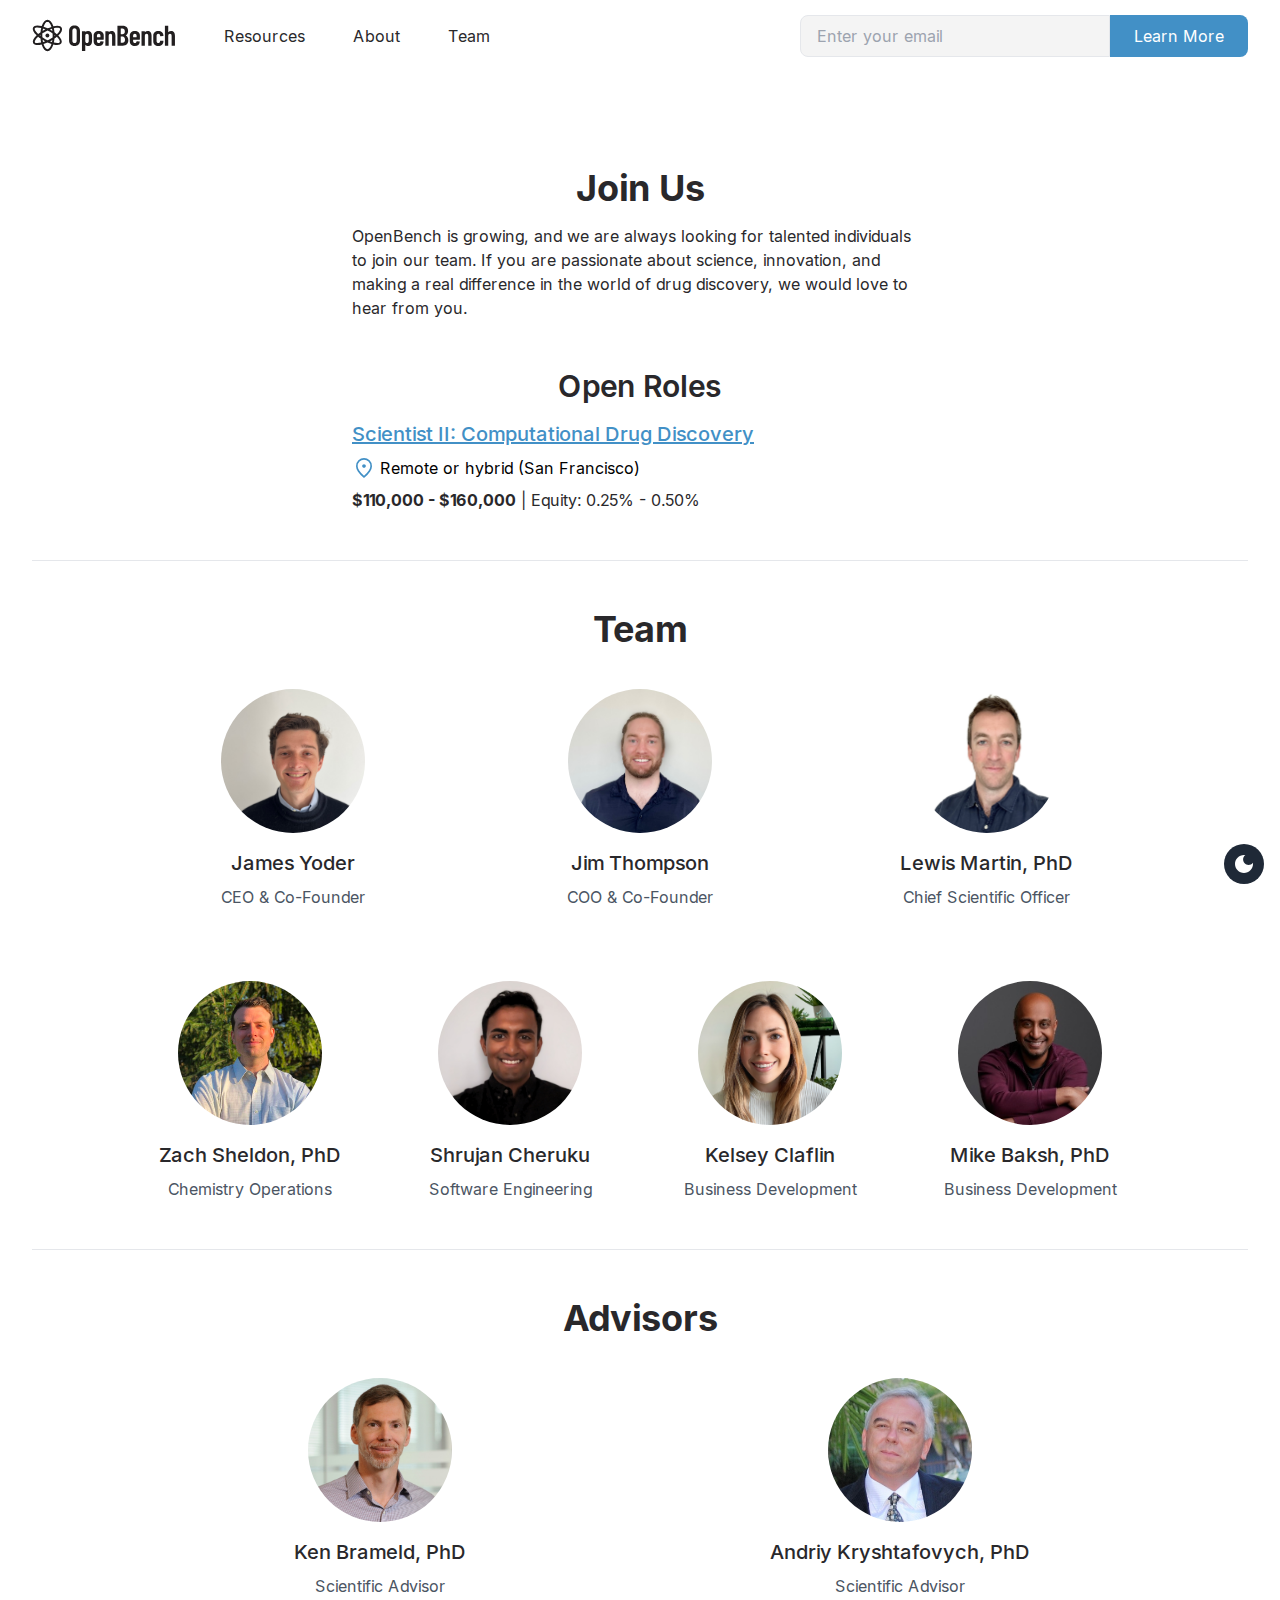
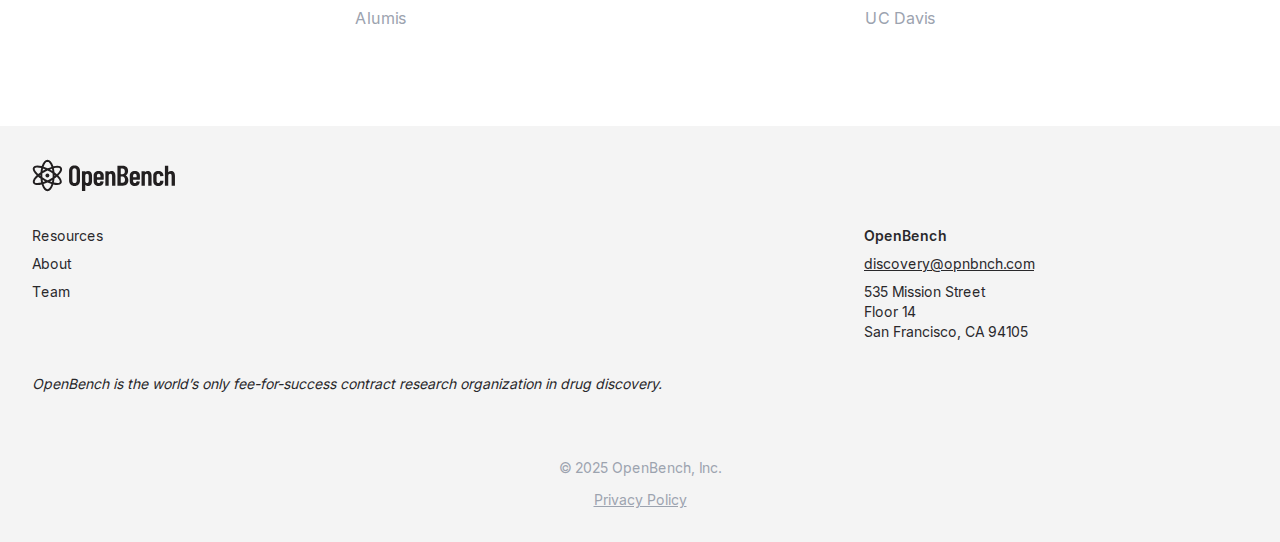
<file: team.html>
<!DOCTYPE html><html lang="en"><head><meta charSet="utf-8"/><meta name="viewport" content="width=device-width, initial-scale=1"/><link rel="preload" href="https://opnbnch.github.io/_next/static/media/a34f9d1faa5f3315-s.p.woff2" as="font" crossorigin="" type="font/woff2"/><link rel="stylesheet" href="https://opnbnch.github.io/_next/static/css/d980ab41461f7870.css" data-precedence="next"/><link rel="preload" as="script" fetchPriority="low" href="https://opnbnch.github.io/_next/static/chunks/webpack-fa53ea3da105d5dc.js"/><script src="https://opnbnch.github.io/_next/static/chunks/fd9d1056-6ea706ae31f9bc65.js" async=""></script><script src="https://opnbnch.github.io/_next/static/chunks/23-1f75015a6b8b8687.js" async=""></script><script src="https://opnbnch.github.io/_next/static/chunks/main-app-8fdeb760a9e273a7.js" async=""></script><script src="https://opnbnch.github.io/_next/static/chunks/159-dee13bf1387d75f0.js" async=""></script><script src="https://opnbnch.github.io/_next/static/chunks/118-b54047542ea39065.js" async=""></script><script src="https://opnbnch.github.io/_next/static/chunks/app/layout-2aa006168977e907.js" async=""></script><script src="https://opnbnch.github.io/_next/static/chunks/857-49f6b6c5a9276bf5.js" async=""></script><script src="https://opnbnch.github.io/_next/static/chunks/app/page-6d21cc1024998357.js" async=""></script><title>OpenBench&#x27;s Team | OpenBench</title><meta name="application-name" content="OpenBench"/><meta name="robots" content="index, follow"/><meta property="og:title" content="OpenBench&#x27;s Team"/><meta property="og:site_name" content="Open Bench"/><meta property="og:locale" content="en_US"/><meta property="og:image" content="https://opnbnch.github.io/lab-tiles.png"/><meta property="og:image:width" content="1200"/><meta property="og:image:height" content="630"/><meta property="og:type" content="website"/><meta name="twitter:card" content="summary_large_image"/><meta name="twitter:site" content="@opnbnch"/><meta name="twitter:creator" content="@opnbnch"/><meta name="twitter:title" content="OpenBench&#x27;s Team"/><meta name="twitter:image" content="https://opnbnch.github.io/lab-tiles.png"/><link rel="icon" href="/Favicon.jpeg"/><meta name="next-size-adjust"/><meta name="theme-color" media="(prefers-color-scheme: light)" content="#FFFFFF"/><meta name="theme-color" media="(prefers-color-scheme: dark)" content="#1F2937"/><link rel="icon" type="image/x-icon" href="/favicon.jpeg"/><script src="https://opnbnch.github.io/_next/static/chunks/polyfills-78c92fac7aa8fdd8.js" noModule=""></script></head><body class="__className_c0e2b6 bg-background-light dark:bg-background-dark"><div class="flex flex-col min-h-screen"><div class="w-full h-[72px]"></div><nav class="fixed top-0 left-0 w-full py-4 px-6 lg:px-8 z-10 h-[72px] bg-background-light dark:bg-background-dark"><div class="container mx-auto flex justify-between items-center h-full gap-8"><div class="flex items-center space-x-8"><a href="/" class="text-text-primary-light dark:text-text-primary-dark text-xl relative"><img alt="OpenBench" loading="lazy" width="144" height="36" decoding="async" data-nimg="1" class="hidden dark:block" style="color:transparent" src="/openbench/svg/OpenBenchLogo_Horizontal_Color.svg"/><img alt="OpenBench" loading="lazy" width="144" height="36" decoding="async" data-nimg="1" class="block dark:hidden" style="color:transparent" src="/openbench/svg/OpenBenchLogo_Horizontal_Black.svg"/></a><div class="hidden md:flex space-x-4"><a href="/resources" class="px-4 py-2 rounded focus:outline-none  text-text-primary-light dark:text-text-primary-dark">Resources</a><a href="/about" class="px-4 py-2 rounded focus:outline-none  text-text-primary-light dark:text-text-primary-dark">About</a><a href="/team" class="px-4 py-2 rounded focus:outline-none  text-text-primary-light dark:text-text-primary-dark">Team</a></div></div><div class="flex justify-end items-center space-x-4 grow"><button class="flex items-center md:hidden text-text-primary-light dark:text-text-primary-dark"><style data-emotion="css vubbuv">.css-vubbuv{-webkit-user-select:none;-moz-user-select:none;-ms-user-select:none;user-select:none;width:1em;height:1em;display:inline-block;fill:currentColor;-webkit-flex-shrink:0;-ms-flex-negative:0;flex-shrink:0;-webkit-transition:fill 200ms cubic-bezier(0.4, 0, 0.2, 1) 0ms;transition:fill 200ms cubic-bezier(0.4, 0, 0.2, 1) 0ms;font-size:1.5rem;}</style><svg class="MuiSvgIcon-root MuiSvgIcon-fontSizeMedium css-vubbuv" focusable="false" aria-hidden="true" viewBox="0 0 24 24" data-testid="MenuIcon"><path d="M3 18h18v-2H3zm0-5h18v-2H3zm0-7v2h18V6z"></path></svg></button><form class="flex items-stretch justify-center hidden lg:flex w-full max-w-md"><input type="email" placeholder="Enter your email" class="px-4 py-2 rounded-l-lg border border-border-light dark:border-border-dark bg-surface-light dark:bg-surface-dark text-text-primary-light dark:text-text-primary-dark focus:outline-none focus:ring-2 focus:ring-primary-light dark:focus:ring-primary-dark w-0 grow" required="" value=""/><button type="submit" class="px-6 py-2 rounded-r-lg focus:outline-none whitespace-nowrap bg-primary-light dark:bg-primary-dark text-white">Learn More</button></form></div></div></nav><main class="flex-grow"><!--$--><div class="py-12 px-6 lg:px-8 mx-auto"><div class="max-w-xl mx-auto text-center mt-12"><h1 class="text-4xl font-bold mb-4 text-text-primary-light dark:text-text-primary-dark">Join Us</h1></div><div class="max-w-xl mx-auto mb-12"><p class="mb-4 text-text-primary-light dark:text-text-primary-dark">OpenBench is growing, and we are always looking for talented individuals to join our team. If you are passionate about science, innovation, and making a real difference in the world of drug discovery, we would love to hear from you.</p></div><div class="max-w-xl mx-auto text-center"><h2 class="text-3xl font-semibold mb-4 text-text-primary-light dark:text-text-primary-dark">Open Roles</h2></div><div class="max-w-xl mx-auto mb-12"><h4 class="text-xl font-medium mb-2 text-text-primary-light dark:text-text-primary-dark"><a class="text-primary-light dark:text-primary-dark underline hover:text-primary-light-hover dark:hover:text-primary-dark-hover" href="/jobs/scientist-ii">Scientist II: Computational Drug Discovery</a></h4><div class="flex items-center gap-1 leading-none mb-2"><img alt="Location" loading="lazy" width="24" height="24" decoding="async" data-nimg="1" class="flex-shrink-0" style="color:transparent" src="../icons/location.svg"/><span class="inline-block">Remote or hybrid (San Francisco)</span></div><p class="mb-4 text-text-primary-light dark:text-text-primary-dark"><strong>$110,000 - $160,000</strong> | Equity: 0.25% - 0.50%</p></div><hr class="border-t border-border-light dark:border-border-dark my-4"/><div class="max-w-xl mx-auto text-center mt-12"><h1 class="text-4xl font-bold mb-4 text-text-primary-light dark:text-text-primary-dark">Team</h1></div><div class="flex flex-wrap justify-between gap-4 mt-4 mb-6 max-w-5xl mx-auto"><div class="flex flex-col items-center justify-center p-6 rounded-lg basis-60 grow max-w-96 mx-auto"><div class="w-36 h-36 relative mb-4"><img alt="James Yoder" loading="lazy" decoding="async" data-nimg="fill" class="rounded-full object-cover w-[100%]" style="position:absolute;height:100%;width:100%;left:0;top:0;right:0;bottom:0;color:transparent" src="/people/james-yoder.jpeg"/></div><div class="flex flex-col gap-2 items-center text-center w-full"><h3 class="text-xl font-medium text-text-primary-light dark:text-text-primary-dark">James Yoder</h3><p class="text-text-secondary-light dark:text-text-secondary-dark">CEO &amp; Co-Founder</p></div></div><div class="flex flex-col items-center justify-center p-6 rounded-lg basis-60 grow max-w-96 mx-auto"><div class="w-36 h-36 relative mb-4"><img alt="Jim Thompson" loading="lazy" decoding="async" data-nimg="fill" class="rounded-full object-cover w-[100%]" style="position:absolute;height:100%;width:100%;left:0;top:0;right:0;bottom:0;color:transparent" src="/people/jim-thompson.png"/></div><div class="flex flex-col gap-2 items-center text-center w-full"><h3 class="text-xl font-medium text-text-primary-light dark:text-text-primary-dark">Jim Thompson</h3><p class="text-text-secondary-light dark:text-text-secondary-dark">COO &amp; Co-Founder</p></div></div><div class="flex flex-col items-center justify-center p-6 rounded-lg basis-60 grow max-w-96 mx-auto"><div class="w-36 h-36 relative mb-4"><img alt="Lewis Martin, PhD" loading="lazy" decoding="async" data-nimg="fill" class="rounded-full object-cover w-[100%]" style="position:absolute;height:100%;width:100%;left:0;top:0;right:0;bottom:0;color:transparent" src="/people/lewis-martin.jpg"/></div><div class="flex flex-col gap-2 items-center text-center w-full"><h3 class="text-xl font-medium text-text-primary-light dark:text-text-primary-dark">Lewis Martin, PhD</h3><p class="text-text-secondary-light dark:text-text-secondary-dark">Chief Scientific Officer</p></div></div></div><div class="flex flex-wrap justify-between gap-4 mt-4 mb-6 max-w-5xl mx-auto"><div class="flex flex-col items-center justify-center p-6 rounded-lg basis-60 grow max-w-96 mx-auto"><div class="w-36 h-36 relative mb-4"><img alt="Zach Sheldon, PhD" loading="lazy" decoding="async" data-nimg="fill" class="rounded-full object-cover w-[100%]" style="position:absolute;height:100%;width:100%;left:0;top:0;right:0;bottom:0;color:transparent" src="/people/zach-sheldon.png"/></div><div class="flex flex-col gap-2 items-center text-center w-full"><h3 class="text-xl font-medium text-text-primary-light dark:text-text-primary-dark">Zach Sheldon, PhD</h3><p class="text-text-secondary-light dark:text-text-secondary-dark">Chemistry Operations</p></div></div><div class="flex flex-col items-center justify-center p-6 rounded-lg basis-60 grow max-w-96 mx-auto"><div class="w-36 h-36 relative mb-4"><img alt="Shrujan Cheruku" loading="lazy" decoding="async" data-nimg="fill" class="rounded-full object-cover w-[100%]" style="position:absolute;height:100%;width:100%;left:0;top:0;right:0;bottom:0;color:transparent" src="/people/shrujan-cheruku.jpg"/></div><div class="flex flex-col gap-2 items-center text-center w-full"><h3 class="text-xl font-medium text-text-primary-light dark:text-text-primary-dark">Shrujan Cheruku</h3><p class="text-text-secondary-light dark:text-text-secondary-dark">Software Engineering</p></div></div><div class="flex flex-col items-center justify-center p-6 rounded-lg basis-60 grow max-w-96 mx-auto"><div class="w-36 h-36 relative mb-4"><img alt="Kelsey Claflin" loading="lazy" decoding="async" data-nimg="fill" class="rounded-full object-cover w-[100%]" style="position:absolute;height:100%;width:100%;left:0;top:0;right:0;bottom:0;color:transparent" src="/people/kelsey-claflin.JPG"/></div><div class="flex flex-col gap-2 items-center text-center w-full"><h3 class="text-xl font-medium text-text-primary-light dark:text-text-primary-dark">Kelsey Claflin</h3><p class="text-text-secondary-light dark:text-text-secondary-dark">Business Development</p></div></div><div class="flex flex-col items-center justify-center p-6 rounded-lg basis-60 grow max-w-96 mx-auto"><div class="w-36 h-36 relative mb-4"><img alt="Mike Baksh, PhD" loading="lazy" decoding="async" data-nimg="fill" class="rounded-full object-cover w-[100%]" style="position:absolute;height:100%;width:100%;left:0;top:0;right:0;bottom:0;color:transparent" src="/people/mike-baksh.jpeg"/></div><div class="flex flex-col gap-2 items-center text-center w-full"><h3 class="text-xl font-medium text-text-primary-light dark:text-text-primary-dark">Mike Baksh, PhD</h3><p class="text-text-secondary-light dark:text-text-secondary-dark">Business Development</p></div></div></div><hr class="border-t border-border-light dark:border-border-dark my-4"/><div class="max-w-xl mx-auto text-center mt-12"><h1 class="text-4xl font-bold mb-4 text-text-primary-light dark:text-text-primary-dark">Advisors</h1></div><div class="flex flex-wrap justify-between gap-4 mt-4 mb-6 max-w-5xl mx-auto"><div class="flex flex-col items-center justify-center p-6 rounded-lg basis-60 grow max-w-96 mx-auto"><div class="w-36 h-36 relative mb-4"><img alt="Ken Brameld, PhD" loading="lazy" decoding="async" data-nimg="fill" class="rounded-full object-cover w-[100%]" style="position:absolute;height:100%;width:100%;left:0;top:0;right:0;bottom:0;color:transparent" src="/advisors/ken-brameld.jpeg"/></div><div class="flex flex-col gap-2 items-center text-center w-full"><h3 class="text-xl font-medium text-text-primary-light dark:text-text-primary-dark">Ken Brameld, PhD</h3><p class="text-text-secondary-light dark:text-text-secondary-dark">Scientific Advisor</p><p class="text-text-muted-light dark:text-text-muted-dark">Alumis</p></div></div><div class="flex flex-col items-center justify-center p-6 rounded-lg basis-60 grow max-w-96 mx-auto"><div class="w-36 h-36 relative mb-4"><img alt="Andriy Kryshtafovych, PhD" loading="lazy" decoding="async" data-nimg="fill" class="rounded-full object-cover w-[100%]" style="position:absolute;height:100%;width:100%;left:0;top:0;right:0;bottom:0;color:transparent" src="/advisors/andriy-kryshtafovych.jpeg"/></div><div class="flex flex-col gap-2 items-center text-center w-full"><h3 class="text-xl font-medium text-text-primary-light dark:text-text-primary-dark">Andriy Kryshtafovych, PhD</h3><p class="text-text-secondary-light dark:text-text-secondary-dark">Scientific Advisor</p><p class="text-text-muted-light dark:text-text-muted-dark">UC Davis</p></div></div></div></div><!--/$--></main><footer class="bg-surface-light dark:bg-surface-dark px-6 lg:px-8 py-8"><div class="container mx-auto grid grid-cols-1 md:grid-cols-2 lg:grid-cols-3 gap-8"><div class="w-full flex justify-between items-center lg:col-span-3 md:col-span-2"><a href="/" class="text-lg font-semibold text-text-primary-light dark:text-text-primary-dark"><img alt="OpenBench" loading="lazy" width="144" height="36" decoding="async" data-nimg="1" class="hidden dark:block" style="color:transparent" src="/openbench/svg/OpenBenchLogo_Horizontal_Color.svg"/><img alt="OpenBench" loading="lazy" width="144" height="36" decoding="async" data-nimg="1" class="block dark:hidden" style="color:transparent" src="/openbench/svg/OpenBenchLogo_Horizontal_Black.svg"/></a></div><div class="space-y-2 lg:col-span-2 w-fit"><a href="/resources" class="block text-sm text-text-primary-light dark:text-text-primary-dark hover:text-text-secondary-light dark:hover:text-text-secondary-dark">Resources</a><a href="/about" class="block text-sm text-text-primary-light dark:text-text-primary-dark hover:text-text-secondary-light dark:hover:text-text-secondary-dark">About</a><a href="/team" class="block text-sm text-text-primary-light dark:text-text-primary-dark hover:text-text-secondary-light dark:hover:text-text-secondary-dark">Team</a></div><div class="space-y-2"><p class="text-sm text-text-primary-light dark:text-text-primary-dark font-semibold">OpenBench</p><a href="mailto:discovery@opnbnch.com" class="block text-sm text-text-primary-light dark:text-text-primary-dark underline">discovery@opnbnch.com</a><p class="text-sm text-text-primary-light dark:text-text-primary-dark">535 Mission Street <br/> Floor 14 <br/> San Francisco, CA 94105</p></div><div class="space-y-2 lg:col-span-3 md:col-span-2"><p class="text-sm text-text-primary-light dark:text-text-primary-dark italic">OpenBench is the world’s only fee-for-success contract research organization in drug discovery.</p></div><div class="col-span-1 md:col-span-2 lg:col-span-3 text-center mt-8"><p class="text-sm text-text-muted-light dark:text-text-muted-dark">© 2025 OpenBench, Inc.<!-- --> </p><p class="text-sm text-text-muted-light dark:text-text-muted-dark mt-3"><a class="underline" href="/privacy-policy">Privacy Policy</a></p></div></div></footer><button class="fixed bottom-4 right-4 p-2 bg-gray-800 dark:bg-gray-200 text-white dark:text-gray-800 rounded-full flex items-center justify-center transition-colors duration-300"><style data-emotion="css vubbuv">.css-vubbuv{-webkit-user-select:none;-moz-user-select:none;-ms-user-select:none;user-select:none;width:1em;height:1em;display:inline-block;fill:currentColor;-webkit-flex-shrink:0;-ms-flex-negative:0;flex-shrink:0;-webkit-transition:fill 200ms cubic-bezier(0.4, 0, 0.2, 1) 0ms;transition:fill 200ms cubic-bezier(0.4, 0, 0.2, 1) 0ms;font-size:1.5rem;}</style><svg class="MuiSvgIcon-root MuiSvgIcon-fontSizeMedium w-6 h-6 css-vubbuv" focusable="false" aria-hidden="true" viewBox="0 0 24 24" data-testid="DarkModeIcon"><path d="M12 3c-4.97 0-9 4.03-9 9s4.03 9 9 9 9-4.03 9-9c0-.46-.04-.92-.1-1.36-.98 1.37-2.58 2.26-4.4 2.26-2.98 0-5.4-2.42-5.4-5.4 0-1.81.89-3.42 2.26-4.4-.44-.06-.9-.1-1.36-.1"></path></svg></button><div class="fixed inset-0 bg-background-light dark:bg-background-dark z-50 hidden"><div class="fixed top-0 left-0 w-full bg-background-light dark:bg-background-dark py-4 px-6 lg:px-8 z-10 h-[72px] flex items-center"><div class="container mx-auto flex justify-between items-center"><div class="flex items-center space-x-8"><a href="/" class="text-text-primary-light dark:text-text-primary-dark text-xl">OpenBench</a></div><div class="flex items-center space-x-4"><button class="text-text-primary-light dark:text-text-primary-dark flex items-center"><style data-emotion="css vubbuv">.css-vubbuv{-webkit-user-select:none;-moz-user-select:none;-ms-user-select:none;user-select:none;width:1em;height:1em;display:inline-block;fill:currentColor;-webkit-flex-shrink:0;-ms-flex-negative:0;flex-shrink:0;-webkit-transition:fill 200ms cubic-bezier(0.4, 0, 0.2, 1) 0ms;transition:fill 200ms cubic-bezier(0.4, 0, 0.2, 1) 0ms;font-size:1.5rem;}</style><svg class="MuiSvgIcon-root MuiSvgIcon-fontSizeMedium css-vubbuv" focusable="false" aria-hidden="true" viewBox="0 0 24 24" data-testid="CloseIcon"><path d="M19 6.41 17.59 5 12 10.59 6.41 5 5 6.41 10.59 12 5 17.59 6.41 19 12 13.41 17.59 19 19 17.59 13.41 12z"></path></svg></button></div></div></div><div class="flex flex-col items-center mt-[72px] pt-4 pb-24 h-full w-full overflow-y-auto gap-y-2 px-6"><a href="/resources" class="px-4 py-2 rounded focus:outline-none text-lg w-full bg-surface-light dark:bg-surface-dark text-text-primary-light dark:text-text-primary-dark">Resources</a><a href="/about" class="px-4 py-2 rounded focus:outline-none text-lg w-full bg-surface-light dark:bg-surface-dark text-text-primary-light dark:text-text-primary-dark">About</a><a href="/team" class="px-4 py-2 rounded focus:outline-none text-lg w-full bg-surface-light dark:bg-surface-dark text-text-primary-light dark:text-text-primary-dark">Team</a></div></div></div><script src="https://opnbnch.github.io/_next/static/chunks/webpack-fa53ea3da105d5dc.js" async=""></script><script>(self.__next_f=self.__next_f||[]).push([0]);self.__next_f.push([2,null])</script><script>self.__next_f.push([1,"1:HL[\"https://opnbnch.github.io/_next/static/media/a34f9d1faa5f3315-s.p.woff2\",\"font\",{\"crossOrigin\":\"\",\"type\":\"font/woff2\"}]\n2:HL[\"https://opnbnch.github.io/_next/static/css/d980ab41461f7870.css\",\"style\"]\n"])</script><script>self.__next_f.push([1,"3:I[5751,[],\"\"]\n6:I[9275,[],\"\"]\n8:I[1343,[],\"\"]\n9:I[9301,[\"159\",\"static/chunks/159-dee13bf1387d75f0.js\",\"118\",\"static/chunks/118-b54047542ea39065.js\",\"185\",\"static/chunks/app/layout-2aa006168977e907.js\"],\"MobileNavProvider\"]\na:I[1551,[\"159\",\"static/chunks/159-dee13bf1387d75f0.js\",\"118\",\"static/chunks/118-b54047542ea39065.js\",\"185\",\"static/chunks/app/layout-2aa006168977e907.js\"],\"ModalProvider\"]\nb:I[4805,[\"159\",\"static/chunks/159-dee13bf1387d75f0.js\",\"118\",\"static/chunks/118-b54047542ea39065.js\",\"185\",\"static/chunks/app/layout-2aa006168977e907.js\"],\"DropdownProvider\"]\nc:I[512,[\"159\",\"static/chunks/159-dee13bf1387d75f0.js\",\"118\",\"static/chunks/118-b54047542ea39065.js\",\"185\",\"static/chunks/app/layout-2aa006168977e907.js\"],\"default\"]\ne:I[8173,[\"159\",\"static/chunks/159-dee13bf1387d75f0.js\",\"118\",\"static/chunks/118-b54047542ea39065.js\",\"857\",\"static/chunks/857-49f6b6c5a9276bf5.js\",\"931\",\"static/chunks/app/page-6d21cc1024998357.js\"],\"Image\"]\nf:I[231,[\"159\",\"static/chunks/159-dee13bf1387d75f0.js\",\"118\",\"static/chunks/118-b54047542ea39065.js\",\"857\",\"static/chunks/857-49f6b6c5a9276bf5.js\",\"931\",\"static/chunks/app/page-6d21cc1024998357.js\"],\"\"]\n10:I[9564,[\"159\",\"static/chunks/159-dee13bf1387d75f0.js\",\"118\",\"static/chunks/118-b54047542ea39065.js\",\"185\",\"static/chunks/app/layout-2aa006168977e907.js\"],\"default\"]\n11:I[3656,[\"159\",\"static/chunks/159-dee13bf1387d75f0.js\",\"118\",\"static/chunks/118-b54047542ea39065.js\",\"185\",\"static/chunks/app/layout-2aa006168977e907.js\"],\"default\"]\n12:I[179,[\"159\",\"static/chunks/159-dee13bf1387d75f0.js\",\"118\",\"static/chunks/118-b54047542ea39065.js\",\"185\",\"static/chunks/app/layout-2aa006168977e907.js\"],\"default\"]\n14:I[6130,[],\"\"]\n7:[\"slug\",\"team\",\"c\"]\n15:[]\n"])</script><script>self.__next_f.push([1,"0:[[[\"$\",\"link\",\"0\",{\"rel\":\"stylesheet\",\"href\":\"https://opnbnch.github.io/_next/static/css/d980ab41461f7870.css\",\"precedence\":\"next\",\"crossOrigin\":\"$undefined\"}]],[\"$\",\"$L3\",null,{\"buildId\":\"owa1fvMdGm_YvaZRkHXfq\",\"assetPrefix\":\"https://opnbnch.github.io\",\"initialCanonicalUrl\":\"/team\",\"initialTree\":[\"\",{\"children\":[[\"slug\",\"team\",\"c\"],{\"children\":[\"__PAGE__?{\\\"slug\\\":[\\\"team\\\"]}\",{}]}]},\"$undefined\",\"$undefined\",true],\"initialSeedData\":[\"\",{\"children\":[[\"slug\",\"team\",\"c\"],{\"children\":[\"__PAGE__\",{},[[\"$L4\",\"$L5\"],null],null]},[\"$\",\"$L6\",null,{\"parallelRouterKey\":\"children\",\"segmentPath\":[\"children\",\"$7\",\"children\"],\"error\":\"$undefined\",\"errorStyles\":\"$undefined\",\"errorScripts\":\"$undefined\",\"template\":[\"$\",\"$L8\",null,{}],\"templateStyles\":\"$undefined\",\"templateScripts\":\"$undefined\",\"notFound\":\"$undefined\",\"notFoundStyles\":\"$undefined\",\"styles\":null}],null]},[[\"$\",\"html\",null,{\"lang\":\"en\",\"children\":[[\"$\",\"head\",null,{\"children\":[[\"$\",\"meta\",null,{\"name\":\"theme-color\",\"media\":\"(prefers-color-scheme: light)\",\"content\":\"#FFFFFF\"}],[\"$\",\"meta\",null,{\"name\":\"theme-color\",\"media\":\"(prefers-color-scheme: dark)\",\"content\":\"#1F2937\"}],[\"$\",\"link\",null,{\"rel\":\"icon\",\"type\":\"image/x-icon\",\"href\":\"/favicon.jpeg\"}]]}],[\"$\",\"body\",null,{\"className\":\"__className_c0e2b6 bg-background-light dark:bg-background-dark\",\"children\":[\"$\",\"$L9\",null,{\"children\":[\"$\",\"$La\",null,{\"children\":[\"$\",\"$Lb\",null,{\"children\":[\"$\",\"div\",null,{\"className\":\"flex flex-col min-h-screen\",\"children\":[[\"$\",\"$Lc\",null,{}],[\"$\",\"main\",null,{\"className\":\"flex-grow\",\"children\":[\"$\",\"$L6\",null,{\"parallelRouterKey\":\"children\",\"segmentPath\":[\"children\"],\"error\":\"$undefined\",\"errorStyles\":\"$undefined\",\"errorScripts\":\"$undefined\",\"template\":[\"$\",\"$L8\",null,{}],\"templateStyles\":\"$undefined\",\"templateScripts\":\"$undefined\",\"notFound\":\"$Ld\",\"notFoundStyles\":[],\"styles\":null}]}],[\"$\",\"footer\",null,{\"className\":\"bg-surface-light dark:bg-surface-dark px-6 lg:px-8 py-8\",\"children\":[\"$\",\"div\",null,{\"className\":\"container mx-auto grid grid-cols-1 md:grid-cols-2 lg:grid-cols-3 gap-8\",\"children\":[[\"$\",\"div\",null,{\"className\":\"w-full flex justify-between items-center lg:col-span-3 md:col-span-2\",\"children\":[\"$\",\"a\",null,{\"href\":\"/\",\"className\":\"text-lg font-semibold text-text-primary-light dark:text-text-primary-dark\",\"children\":[[\"$\",\"$Le\",null,{\"src\":\"/openbench/svg/OpenBenchLogo_Horizontal_Color.svg\",\"alt\":\"OpenBench\",\"width\":144,\"height\":36,\"className\":\"hidden dark:block\"}],[\"$\",\"$Le\",null,{\"src\":\"/openbench/svg/OpenBenchLogo_Horizontal_Black.svg\",\"alt\":\"OpenBench\",\"width\":144,\"height\":36,\"className\":\"block dark:hidden\"}]]}]}],[\"$\",\"div\",null,{\"className\":\"space-y-2 lg:col-span-2 w-fit\",\"children\":[[\"$\",\"a\",\"Resources\",{\"href\":\"/resources\",\"className\":\"block text-sm text-text-primary-light dark:text-text-primary-dark hover:text-text-secondary-light dark:hover:text-text-secondary-dark\",\"children\":\"Resources\"}],[\"$\",\"a\",\"About\",{\"href\":\"/about\",\"className\":\"block text-sm text-text-primary-light dark:text-text-primary-dark hover:text-text-secondary-light dark:hover:text-text-secondary-dark\",\"children\":\"About\"}],[\"$\",\"a\",\"Team\",{\"href\":\"/team\",\"className\":\"block text-sm text-text-primary-light dark:text-text-primary-dark hover:text-text-secondary-light dark:hover:text-text-secondary-dark\",\"children\":\"Team\"}]]}],[\"$\",\"div\",null,{\"className\":\"space-y-2\",\"children\":[[\"$\",\"p\",null,{\"className\":\"text-sm text-text-primary-light dark:text-text-primary-dark font-semibold\",\"children\":\"OpenBench\"}],[\"$\",\"a\",null,{\"href\":\"mailto:discovery@opnbnch.com\",\"className\":\"block text-sm text-text-primary-light dark:text-text-primary-dark underline\",\"children\":\"discovery@opnbnch.com\"}],[\"$\",\"p\",null,{\"className\":\"text-sm text-text-primary-light dark:text-text-primary-dark\",\"children\":[\"535 Mission Street \",[\"$\",\"br\",null,{}],\" Floor 14 \",[\"$\",\"br\",null,{}],\" San Francisco, CA 94105\"]}]]}],[\"$\",\"div\",null,{\"className\":\"space-y-2 lg:col-span-3 md:col-span-2\",\"children\":[\"$\",\"p\",null,{\"className\":\"text-sm text-text-primary-light dark:text-text-primary-dark italic\",\"children\":\"OpenBench is the world’s only fee-for-success contract research organization in drug discovery.\"}]}],[\"$\",\"div\",null,{\"className\":\"col-span-1 md:col-span-2 lg:col-span-3 text-center mt-8\",\"children\":[[\"$\",\"p\",null,{\"className\":\"text-sm text-text-muted-light dark:text-text-muted-dark\",\"children\":[\"© 2025 OpenBench, Inc.\",\" \"]}],[\"$\",\"p\",null,{\"className\":\"text-sm text-text-muted-light dark:text-text-muted-dark mt-3\",\"children\":[\"$\",\"$Lf\",null,{\"href\":\"/privacy-policy\",\"className\":\"underline\",\"children\":\"Privacy Policy\"}]}]]}]]}]}],[\"$\",\"$L10\",null,{}],[\"$\",\"$L11\",null,{}],[\"$\",\"$L12\",null,{}]]}]}]}]}]}]]}],null],null],\"couldBeIntercepted\":false,\"initialHead\":[false,\"$L13\"],\"globalErrorComponent\":\"$14\",\"missingSlots\":\"$W15\"}]]\n"])</script><script>self.__next_f.push([1,"16:\"$Sreact.suspense\"\n17:I[1481,[\"159\",\"static/chunks/159-dee13bf1387d75f0.js\",\"118\",\"static/chunks/118-b54047542ea39065.js\",\"857\",\"static/chunks/857-49f6b6c5a9276bf5.js\",\"931\",\"static/chunks/app/page-6d21cc1024998357.js\"],\"PreloadCss\"]\n5:[\"$\",\"$16\",null,{\"fallback\":null,\"children\":[[\"$\",\"$L17\",null,{\"moduleIds\":\"$undefined\"}],\"$L18\"]}]\nd:[\"$\",\"div\",null,{\"className\":\"py-12 px-6 lg:px-8 max-w-3xl mx-auto\",\"children\":[\"$\",\"$16\",null,{\"fallback\":null,\"children\":[[\"$\",\"$L17\",null,{\"moduleIds\":[\"app/not-found.tsx -\u003e @/markdown/404.mdx\"]}],\"$L19\"]}]}]\n13:[[\"$\",\"meta\",\"0\",{\"name\":\"viewport\",\"content\":\"width=device-width, initial-scale=1\"}],[\"$\",\"meta\",\"1\",{\"charSet\":\"utf-8\"}],[\"$\",\"title\",\"2\",{\"children\":\"OpenBench's Team | OpenBench\"}],[\"$\",\"meta\",\"3\",{\"name\":\"application-name\",\"content\":\"OpenBench\"}],[\"$\",\"meta\",\"4\",{\"name\":\"robots\",\"content\":\"index, follow\"}],[\"$\",\"meta\",\"5\",{\"property\":\"og:title\",\"content\":\"OpenBench's Team\"}],[\"$\",\"meta\",\"6\",{\"property\":\"og:site_name\",\"content\":\"Open Bench\"}],[\"$\",\"meta\",\"7\",{\"property\":\"og:locale\",\"content\":\"en_US\"}],[\"$\",\"meta\",\"8\",{\"property\":\"og:image\",\"content\":\"https://opnbnch.github.io/lab-tiles.png\"}],[\"$\",\"meta\",\"9\",{\"property\":\"og:image:width\",\"content\":\"1200\"}],[\"$\",\"meta\",\"10\",{\"property\":\"og:image:height\",\"content\":\"630\"}],[\"$\",\"meta\",\"11\",{\"property\":\"og:type\",\"content\":\"website\"}],[\"$\",\"meta\",\"12\",{\"name\":\"twitter:card\",\"content\":\"summary_large_image\"}],[\"$\",\"meta\",\"13\",{\"name\":\"twitter:site\",\"content\":\"@opnbnch\"}],[\"$\",\"meta\",\"14\",{\"name\":\"twitter:creator\",\"content\":\"@opnbnch\"}],[\"$\",\"meta\",\"15\",{\"name\":\"twitter:title\",\"content\":\"OpenBench's Team\"}],[\"$\",\"meta\",\"16\",{\"name\":\"twitter:image\",\"content\":\"https://opnbnch.github.io/lab-tiles.png\"}],[\"$\",\"link\",\"17\",{\"rel\":\"icon\",\"href\":\"/Favicon.jpeg\"}],[\"$\",\"meta\",\"18\",{\"name\":\"next-size-adjust\"}]]\n4:null\n"])</script><script>self.__next_f.push([1,"18:[\"$\",\"div\",null,{\"className\":\"py-12 px-6 lg:px-8 mx-auto\",\"children\":[[\"$\",\"div\",null,{\"className\":\"max-w-xl mx-auto text-center mt-12\",\"children\":[\"$\",\"h1\",null,{\"className\":\"text-4xl font-bold mb-4 text-text-primary-light dark:text-text-primary-dark\",\"children\":\"Join Us\"}]}],[\"$\",\"div\",null,{\"className\":\"max-w-xl mx-auto mb-12\",\"children\":[\"$\",\"p\",null,{\"className\":\"mb-4 text-text-primary-light dark:text-text-primary-dark\",\"children\":\"OpenBench is growing, and we are always looking for talented individuals to join our team. If you are passionate about science, innovation, and making a real difference in the world of drug discovery, we would love to hear from you.\"}]}],[\"$\",\"div\",null,{\"className\":\"max-w-xl mx-auto text-center\",\"children\":[\"$\",\"h2\",null,{\"className\":\"text-3xl font-semibold mb-4 text-text-primary-light dark:text-text-primary-dark\",\"children\":\"Open Roles\"}]}],[\"$\",\"div\",null,{\"className\":\"max-w-xl mx-auto mb-12\",\"children\":[[\"$\",\"h4\",null,{\"className\":\"text-xl font-medium mb-2 text-text-primary-light dark:text-text-primary-dark\",\"children\":[\"$\",\"$Lf\",null,{\"className\":\"text-primary-light dark:text-primary-dark underline hover:text-primary-light-hover dark:hover:text-primary-dark-hover\",\"href\":\"/jobs/scientist-ii\",\"children\":\"Scientist II: Computational Drug Discovery\"}]}],[\"$\",\"div\",null,{\"className\":\"flex items-center gap-1 leading-none mb-2\",\"children\":[[\"$\",\"$Le\",null,{\"src\":\"../icons/location.svg\",\"alt\":\"Location\",\"width\":24,\"height\":24,\"className\":\"flex-shrink-0\"}],[\"$\",\"span\",null,{\"className\":\"inline-block\",\"children\":\"Remote or hybrid (San Francisco)\"}]]}],[\"$\",\"p\",null,{\"className\":\"mb-4 text-text-primary-light dark:text-text-primary-dark\",\"children\":[[\"$\",\"strong\",null,{\"children\":\"$$110,000 - $160,000\"}],\" | Equity: 0.25% - 0.50%\"]}]]}],[\"$\",\"hr\",null,{\"className\":\"border-t border-border-light dark:border-border-dark my-4\"}],[\"$\",\"div\",null,{\"className\":\"max-w-xl mx-auto text-center mt-12\",\"children\":[\"$\",\"h1\",null,{\"className\":\"text-4xl font-bold mb-4 text-text-primary-light dark:text-text-primary-dark\",\"children\":\"Team\"}]}],[\"$\",\"div\",null,{\"className\":\"flex flex-wrap justify-between gap-4 mt-4 mb-6 max-w-5xl mx-auto\",\"children\":[[\"$\",\"div\",\"James Yoder\",{\"className\":\"flex flex-col items-center justify-center p-6 rounded-lg basis-60 grow max-w-96 mx-auto\",\"children\":[[\"$\",\"div\",null,{\"className\":\"w-36 h-36 relative mb-4\",\"children\":[\"$\",\"$Le\",null,{\"src\":\"/people/james-yoder.jpeg\",\"alt\":\"James Yoder\",\"fill\":true,\"className\":\"rounded-full object-cover w-[100%]\"}]}],[\"$\",\"div\",null,{\"className\":\"flex flex-col gap-2 items-center text-center w-full\",\"children\":[[\"$\",\"h3\",null,{\"className\":\"text-xl font-medium text-text-primary-light dark:text-text-primary-dark\",\"children\":\"James Yoder\"}],[\"$\",\"p\",null,{\"className\":\"text-text-secondary-light dark:text-text-secondary-dark\",\"children\":\"CEO \u0026 Co-Founder\"}],false]}]]}],[\"$\",\"div\",\"Jim Thompson\",{\"className\":\"flex flex-col items-center justify-center p-6 rounded-lg basis-60 grow max-w-96 mx-auto\",\"children\":[[\"$\",\"div\",null,{\"className\":\"w-36 h-36 relative mb-4\",\"children\":[\"$\",\"$Le\",null,{\"src\":\"/people/jim-thompson.png\",\"alt\":\"Jim Thompson\",\"fill\":true,\"className\":\"rounded-full object-cover w-[100%]\"}]}],[\"$\",\"div\",null,{\"className\":\"flex flex-col gap-2 items-center text-center w-full\",\"children\":[[\"$\",\"h3\",null,{\"className\":\"text-xl font-medium text-text-primary-light dark:text-text-primary-dark\",\"children\":\"Jim Thompson\"}],[\"$\",\"p\",null,{\"className\":\"text-text-secondary-light dark:text-text-secondary-dark\",\"children\":\"COO \u0026 Co-Founder\"}],false]}]]}],[\"$\",\"div\",\"Lewis Martin, PhD\",{\"className\":\"flex flex-col items-center justify-center p-6 rounded-lg basis-60 grow max-w-96 mx-auto\",\"children\":[[\"$\",\"div\",null,{\"className\":\"w-36 h-36 relative mb-4\",\"children\":[\"$\",\"$Le\",null,{\"src\":\"/people/lewis-martin.jpg\",\"alt\":\"Lewis Martin, PhD\",\"fill\":true,\"className\":\"rounded-full object-cover w-[100%]\"}]}],[\"$\",\"div\",null,{\"className\":\"flex flex-col gap-2 items-center text-center w-full\",\"children\":[[\"$\",\"h3\",null,{\"className\":\"text-xl font-medium text-text-primary-light dark:text-text-primary-dark\",\"children\":\"Lewis Martin, PhD\"}],[\"$\",\"p\",null,{\"className\":\"text-text-secondary-light dark:text-text-secondary-dark\",\"children\":\"Chief Scientific Officer\"}],false]}]]}]]}],[\"$\",\"div\",null,{\"className\":\"flex flex-wrap justify-between gap-4 mt-4 mb-6 max-w-5xl mx-auto\",\"children\":[[\"$\",\"div\",\"Zach Sheldon, PhD\",{\"className\":\"flex flex-col items-center justify-center p-6 rounded-lg basis-60 grow max-w-96 mx-auto\",\"children\":[[\"$\",\"div\",null,{\"className\":\"w-36 h-36 relative mb-4\",\"children\":[\"$\",\"$Le\",null,{\"src\":\"/people/zach-sheldon.png\",\"alt\":\"Zach Sheldon, PhD\",\"fill\":true,\"className\":\"rounded-full object-cover w-[100%]\"}]}],[\"$\",\"div\",null,{\"className\":\"flex flex-col gap-2 items-center text-center w-full\",\"children\":[[\"$\",\"h3\",null,{\"className\":\"text-xl font-medium text-text-primary-light dark:text-text-primary-dark\",\"children\":\"Zach Sheldon, PhD\"}],[\"$\",\"p\",null,{\"className\":\"text-text-secondary-light dark:text-text-secondary-dark\",\"children\":\"Chemistry Operations\"}],false]}]]}],[\"$\",\"div\",\"Shrujan Cheruku\",{\"className\":\"flex flex-col items-center justify-center p-6 rounded-lg basis-60 grow max-w-96 mx-auto\",\"children\":[[\"$\",\"div\",null,{\"className\":\"w-36 h-36 relative mb-4\",\"children\":[\"$\",\"$Le\",null,{\"src\":\"/people/shrujan-cheruku.jpg\",\"alt\":\"Shrujan Cheruku\",\"fill\":true,\"className\":\"rounded-full object-cover w-[100%]\"}]}],[\"$\",\"div\",null,{\"className\":\"flex flex-col gap-2 items-center text-center w-full\",\"children\":[[\"$\",\"h3\",null,{\"className\":\"text-xl font-medium text-text-primary-light dark:text-text-primary-dark\",\"children\":\"Shrujan Cheruku\"}],[\"$\",\"p\",null,{\"className\":\"text-text-secondary-light dark:text-text-secondary-dark\",\"children\":\"Software Engineering\"}],false]}]]}],[\"$\",\"div\",\"Kelsey Claflin\",{\"className\":\"flex flex-col items-center justify-center p-6 rounded-lg basis-60 grow max-w-96 mx-auto\",\"children\":[[\"$\",\"div\",null,{\"className\":\"w-36 h-36 relative mb-4\",\"children\":[\"$\",\"$Le\",null,{\"src\":\"/people/kelsey-claflin.JPG\",\"alt\":\"Kelsey Claflin\",\"fill\":true,\"className\":\"rounded-full object-cover w-[100%]\"}]}],[\"$\",\"div\",null,{\"className\":\"flex flex-col gap-2 items-center text-center w-full\",\"children\":[[\"$\",\"h3\",null,{\"className\":\"text-xl font-medium text-text-primary-light dark:text-text-primary-dark\",\"children\":\"Kelsey Claflin\"}],[\"$\",\"p\",null,{\"className\":\"text-text-secondary-light dark:text-text-secondary-dark\",\"children\":\"Business Development\"}],false]}]]}],[\"$\",\"div\",\"Mike Baksh, PhD\",{\"className\":\"flex flex-col items-center justify-center p-6 rounded-lg basis-60 grow max-w-96 mx-auto\",\"children\":[[\"$\",\"div\",null,{\"className\":\"w-36 h-36 relative mb-4\",\"children\":[\"$\",\"$Le\",null,{\"src\":\"/people/mike-baksh.jpeg\",\"alt\":\"Mike Baksh, PhD\",\"fill\":true,\"className\":\"rounded-full object-cover w-[100%]\"}]}],[\"$\",\"div\",null,{\"className\":\"flex flex-col gap-2 items-center text-center w-full\",\"children\":[[\"$\",\"h3\",null,{\"className\":\"text-xl font-medium text-text-primary-light dark:text-text-primary-dark\",\"children\":\"Mike Baksh, PhD\"}],[\"$\",\"p\",null,{\"className\":\"text-text-secondary-light dark:text-text-secondary-dark\",\"children\":\"Business Development\"}],false]}]]}]]}],[\"$\",\"hr\",null,{\"className\":\"border-t border-border-light dark:border-border-dark my-4\"}],[\"$\",\"div\",null,{\"className\":\"max-w-xl mx-auto text-center mt-12\",\"children\":[\"$\",\"h1\",null,{\"className\":\"text-4xl font-bold mb-4 text-text-primary-light dark:text-text-primary-dark\",\"children\":\"Advisors\"}]}],[\"$\",\"div\",null,{\"className\":\"flex flex-wrap justify-between gap-4 mt-4 mb-6 max-w-5xl mx-auto\",\"children\":[[\"$\",\"div\",\"Ken Brameld, PhD\",{\"className\":\"flex flex-col items-center justify-center p-6 rounded-lg basis-60 grow max-w-96 mx-auto\",\"children\":[[\"$\",\"div\",null,{\"className\":\"w-36 h-36 relative mb-4\",\"children\":[\"$\",\"$Le\",null,{\"src\":\"/advisors/ken-brameld.jpeg\",\"alt\":\"Ken Brameld, PhD\",\"fill\":true,\"className\":\"rounded-full object-cover w-[100%]\"}]}],[\"$\",\"div\",null,{\"className\":\"flex flex-col gap-2 items-center text-center w-full\",\"children\":[[\"$\",\"h3\",null,{\"className\":\"text-xl font-medium text-text-primary-light dark:text-text-primary-dark\",\"children\":\"Ken Brameld, PhD\"}],[\"$\",\"p\",null,{\"className\":\"text-text-secondary-light dark:text-text-secondary-dark\",\"children\":\"Scientific Advisor\"}],[\"$\",\"p\",null,{\"className\":\"text-text-muted-light dark:text-text-muted-dark\",\"children\":\"Alumis\"}]]}]]}],[\"$\",\"div\",\"Andriy Kryshtafovych, PhD\",{\"className\":\"flex flex-col items-center justify-center p-6 rounded-lg basis-60 grow max-w-96 mx-auto\",\"children\":[[\"$\",\"div\",null,{\"className\":\"w-36 h-36 relative mb-4\",\"children\":[\"$\",\"$Le\",null,{\"src\":\"/advisors/andriy-kryshtafovych.jpeg\",\"alt\":\"Andriy Kryshtafovych, PhD\",\"fill\":true,\"className\":\"rounded-full object-cover w-[100%]\"}]}],[\"$\",\"div\",null,{\"className\":\"flex flex-col gap-2 items-center text-center w-full\",\"children\":[[\"$\",\"h3\",null,{\"className\":\"text-xl font-medium text-text-primary-light dark:text-text-primary-dark\",\"children\":\"Andriy Kryshtafovych, PhD\"}],[\"$\",\"p\",null,{\"className\":\"text-text-secondary-light dark:text-text-secondary-dark\",\"children\":\"Scientific Advisor\"}],[\"$\",\"p\",null,{\"className\":\"text-text-muted-light dark:text-text-muted-dark\",\"children\":\"UC Davis\"}]]}]]}]]}]]}]\n"])</script><script>self.__next_f.push([1,"19:[[\"$\",\"h1\",null,{\"className\":\"text-4xl font-bold mb-4 text-text-primary-light dark:text-text-primary-dark\",\"children\":\"Page Not Found\"}],\"\\n\",[\"$\",\"p\",null,{\"className\":\"mb-4 text-text-primary-light dark:text-text-primary-dark\",\"children\":[\"We couldn't find the page you were looking for. \",[\"$\",\"$Lf\",null,{\"className\":\"text-primary-light dark:text-primary-dark underline hover:text-primary-light-hover dark:hover:text-primary-dark-hover\",\"href\":\"/\",\"children\":\"Return home\"}],\".\"]}]]\n"])</script></body></html>
</file>
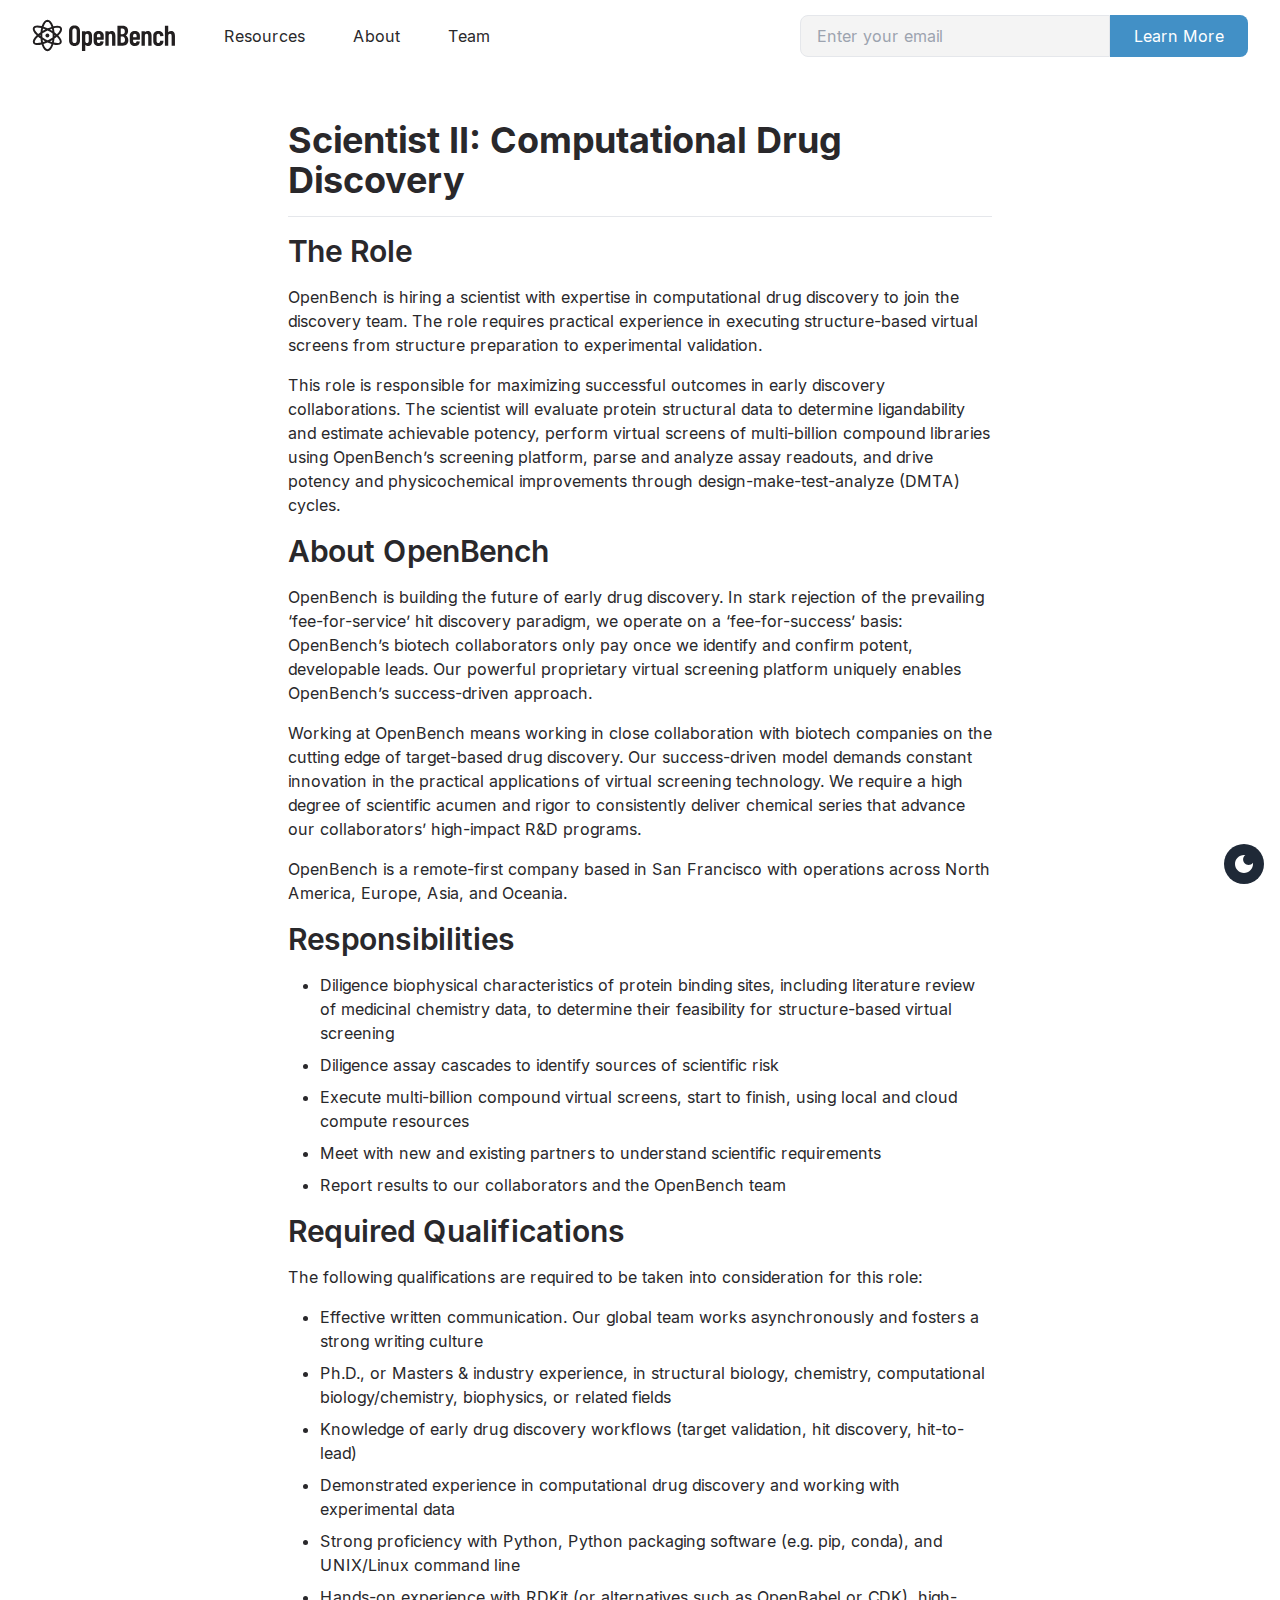
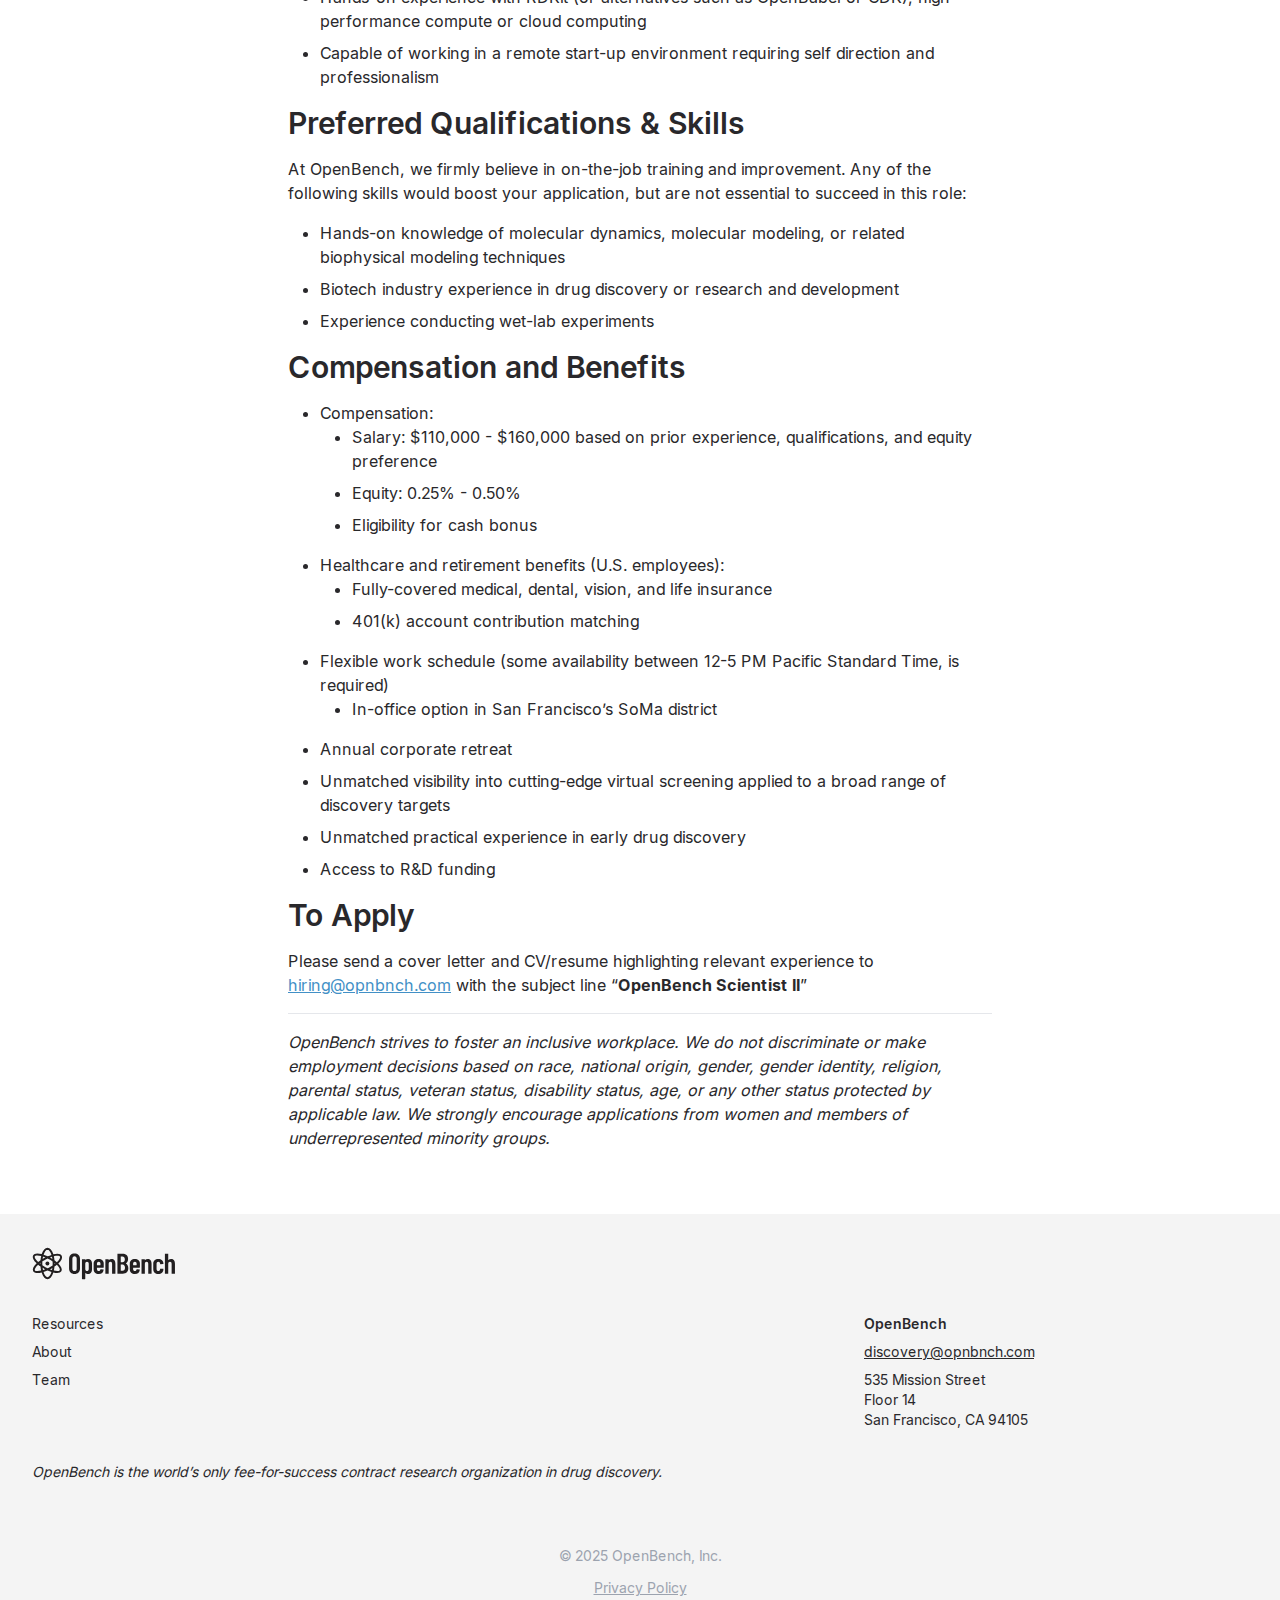
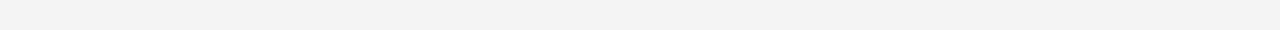
<file: jobs/scientist-ii.html>
<!DOCTYPE html><html lang="en"><head><meta charSet="utf-8"/><meta name="viewport" content="width=device-width, initial-scale=1"/><link rel="preload" href="https://opnbnch.github.io/_next/static/media/a34f9d1faa5f3315-s.p.woff2" as="font" crossorigin="" type="font/woff2"/><link rel="stylesheet" href="https://opnbnch.github.io/_next/static/css/d980ab41461f7870.css" data-precedence="next"/><link rel="preload" as="script" fetchPriority="low" href="https://opnbnch.github.io/_next/static/chunks/webpack-fa53ea3da105d5dc.js"/><script src="https://opnbnch.github.io/_next/static/chunks/fd9d1056-6ea706ae31f9bc65.js" async=""></script><script src="https://opnbnch.github.io/_next/static/chunks/23-1f75015a6b8b8687.js" async=""></script><script src="https://opnbnch.github.io/_next/static/chunks/main-app-8fdeb760a9e273a7.js" async=""></script><script src="https://opnbnch.github.io/_next/static/chunks/159-dee13bf1387d75f0.js" async=""></script><script src="https://opnbnch.github.io/_next/static/chunks/118-b54047542ea39065.js" async=""></script><script src="https://opnbnch.github.io/_next/static/chunks/app/layout-2aa006168977e907.js" async=""></script><script src="https://opnbnch.github.io/_next/static/chunks/857-49f6b6c5a9276bf5.js" async=""></script><script src="https://opnbnch.github.io/_next/static/chunks/app/page-6d21cc1024998357.js" async=""></script><title>Scientist II | Computational Drug Discovery | OpenBench</title><meta name="application-name" content="OpenBench"/><meta name="robots" content="index, follow"/><meta property="og:title" content="Scientist II | Computational Drug Discovery"/><meta property="og:site_name" content="Open Bench"/><meta property="og:locale" content="en_US"/><meta property="og:image" content="https://opnbnch.github.io/preview-image-fallback.png"/><meta property="og:image:width" content="1200"/><meta property="og:image:height" content="630"/><meta property="og:type" content="website"/><meta name="twitter:card" content="summary_large_image"/><meta name="twitter:site" content="@opnbnch"/><meta name="twitter:creator" content="@opnbnch"/><meta name="twitter:title" content="Scientist II | Computational Drug Discovery"/><meta name="twitter:image" content="https://opnbnch.github.io/preview-image-fallback.png"/><link rel="icon" href="/Favicon.jpeg"/><meta name="next-size-adjust"/><meta name="theme-color" media="(prefers-color-scheme: light)" content="#FFFFFF"/><meta name="theme-color" media="(prefers-color-scheme: dark)" content="#1F2937"/><link rel="icon" type="image/x-icon" href="/favicon.jpeg"/><script src="https://opnbnch.github.io/_next/static/chunks/polyfills-78c92fac7aa8fdd8.js" noModule=""></script></head><body class="__className_c0e2b6 bg-background-light dark:bg-background-dark"><div class="flex flex-col min-h-screen"><div class="w-full h-[72px]"></div><nav class="fixed top-0 left-0 w-full py-4 px-6 lg:px-8 z-10 h-[72px] bg-background-light dark:bg-background-dark"><div class="container mx-auto flex justify-between items-center h-full gap-8"><div class="flex items-center space-x-8"><a href="/" class="text-text-primary-light dark:text-text-primary-dark text-xl relative"><img alt="OpenBench" loading="lazy" width="144" height="36" decoding="async" data-nimg="1" class="hidden dark:block" style="color:transparent" src="/openbench/svg/OpenBenchLogo_Horizontal_Color.svg"/><img alt="OpenBench" loading="lazy" width="144" height="36" decoding="async" data-nimg="1" class="block dark:hidden" style="color:transparent" src="/openbench/svg/OpenBenchLogo_Horizontal_Black.svg"/></a><div class="hidden md:flex space-x-4"><a href="/resources" class="px-4 py-2 rounded focus:outline-none  text-text-primary-light dark:text-text-primary-dark">Resources</a><a href="/about" class="px-4 py-2 rounded focus:outline-none  text-text-primary-light dark:text-text-primary-dark">About</a><a href="/team" class="px-4 py-2 rounded focus:outline-none  text-text-primary-light dark:text-text-primary-dark">Team</a></div></div><div class="flex justify-end items-center space-x-4 grow"><button class="flex items-center md:hidden text-text-primary-light dark:text-text-primary-dark"><style data-emotion="css vubbuv">.css-vubbuv{-webkit-user-select:none;-moz-user-select:none;-ms-user-select:none;user-select:none;width:1em;height:1em;display:inline-block;fill:currentColor;-webkit-flex-shrink:0;-ms-flex-negative:0;flex-shrink:0;-webkit-transition:fill 200ms cubic-bezier(0.4, 0, 0.2, 1) 0ms;transition:fill 200ms cubic-bezier(0.4, 0, 0.2, 1) 0ms;font-size:1.5rem;}</style><svg class="MuiSvgIcon-root MuiSvgIcon-fontSizeMedium css-vubbuv" focusable="false" aria-hidden="true" viewBox="0 0 24 24" data-testid="MenuIcon"><path d="M3 18h18v-2H3zm0-5h18v-2H3zm0-7v2h18V6z"></path></svg></button><form class="flex items-stretch justify-center hidden lg:flex w-full max-w-md"><input type="email" placeholder="Enter your email" class="px-4 py-2 rounded-l-lg border border-border-light dark:border-border-dark bg-surface-light dark:bg-surface-dark text-text-primary-light dark:text-text-primary-dark focus:outline-none focus:ring-2 focus:ring-primary-light dark:focus:ring-primary-dark w-0 grow" required="" value=""/><button type="submit" class="px-6 py-2 rounded-r-lg focus:outline-none whitespace-nowrap bg-primary-light dark:bg-primary-dark text-white">Learn More</button></form></div></div></nav><main class="flex-grow"><div class="py-12 px-6 lg:px-8 max-w-3xl mx-auto"><!--$--><h1 class="text-4xl font-bold mb-4 text-text-primary-light dark:text-text-primary-dark">Scientist II: Computational Drug Discovery</h1>
<hr class="border-t border-border-light dark:border-border-dark my-4"/>
<h2 class="text-3xl font-semibold mb-4 text-text-primary-light dark:text-text-primary-dark">The Role</h2>
<p class="mb-4 text-text-primary-light dark:text-text-primary-dark">OpenBench is hiring a scientist with expertise in computational drug discovery to join the discovery team. The role requires practical experience in executing structure-based virtual screens from structure preparation to experimental validation.</p>
<p class="mb-4 text-text-primary-light dark:text-text-primary-dark">This role is responsible for maximizing successful outcomes in early discovery collaborations. The scientist will evaluate protein structural data to determine ligandability and estimate achievable potency, perform virtual screens of multi-billion compound libraries using OpenBench’s screening platform, parse and analyze assay readouts, and drive potency and physicochemical improvements through design-make-test-analyze (DMTA) cycles.</p>
<h2 class="text-3xl font-semibold mb-4 text-text-primary-light dark:text-text-primary-dark">About OpenBench</h2>
<p class="mb-4 text-text-primary-light dark:text-text-primary-dark">OpenBench is building the future of early drug discovery. In stark rejection of the prevailing ‘fee-for-service’ hit discovery paradigm, we operate on a ‘fee-for-success’ basis: OpenBench’s biotech collaborators only pay once we identify and confirm potent, developable leads. Our powerful proprietary virtual screening platform uniquely enables OpenBench’s success-driven approach.</p>
<p class="mb-4 text-text-primary-light dark:text-text-primary-dark">Working at OpenBench means working in close collaboration with biotech companies on the cutting edge of target-based drug discovery. Our success-driven model demands constant innovation in the practical applications of virtual screening technology. We require a high degree of scientific acumen and rigor to consistently deliver chemical series that advance our collaborators’ high-impact R&amp;D programs.</p>
<p class="mb-4 text-text-primary-light dark:text-text-primary-dark">OpenBench is a remote-first company based in San Francisco with operations across North America, Europe, Asia, and Oceania.</p>
<h2 class="text-3xl font-semibold mb-4 text-text-primary-light dark:text-text-primary-dark">Responsibilities</h2>
<ul class="list-disc pl-8 mb-4 text-text-primary-light dark:text-text-primary-dark">
<li class="mb-2">Diligence biophysical characteristics of protein binding sites, including literature review of medicinal chemistry data, to determine their feasibility for structure-based virtual screening</li>
<li class="mb-2">Diligence assay cascades to identify sources of scientific risk</li>
<li class="mb-2">Execute multi-billion compound virtual screens, start to finish, using local and cloud compute resources</li>
<li class="mb-2">Meet with new and existing partners to understand scientific requirements</li>
<li class="mb-2">Report results to our collaborators and the OpenBench team</li>
</ul>
<h2 class="text-3xl font-semibold mb-4 text-text-primary-light dark:text-text-primary-dark">Required Qualifications</h2>
<p class="mb-4 text-text-primary-light dark:text-text-primary-dark">The following qualifications are required to be taken into consideration for this role:</p>
<ul class="list-disc pl-8 mb-4 text-text-primary-light dark:text-text-primary-dark">
<li class="mb-2">Effective written communication. Our global team works asynchronously and fosters a strong writing culture</li>
<li class="mb-2">Ph.D., or Masters &amp; industry experience, in structural biology, chemistry, computational biology/chemistry, biophysics, or related fields</li>
<li class="mb-2">Knowledge of early drug discovery workflows (target validation, hit discovery, hit-to-lead)</li>
<li class="mb-2">Demonstrated experience in computational drug discovery and working with experimental data</li>
<li class="mb-2">Strong proficiency with Python, Python packaging software (e.g. pip, conda), and UNIX/Linux command line</li>
<li class="mb-2">Hands-on experience with RDKit (or alternatives such as OpenBabel or CDK), high-performance compute or cloud computing</li>
<li class="mb-2">Capable of working in a remote start-up environment requiring self direction and professionalism</li>
</ul>
<h2 class="text-3xl font-semibold mb-4 text-text-primary-light dark:text-text-primary-dark">Preferred Qualifications &amp; Skills</h2>
<p class="mb-4 text-text-primary-light dark:text-text-primary-dark">At OpenBench, we firmly believe in on-the-job training and improvement. Any of the following skills would boost your application, but are not essential to succeed in this role:</p>
<ul class="list-disc pl-8 mb-4 text-text-primary-light dark:text-text-primary-dark">
<li class="mb-2">Hands-on knowledge of molecular dynamics, molecular modeling, or related biophysical modeling techniques</li>
<li class="mb-2">Biotech industry experience in drug discovery or research and development</li>
<li class="mb-2">Experience conducting wet-lab experiments</li>
</ul>
<h2 class="text-3xl font-semibold mb-4 text-text-primary-light dark:text-text-primary-dark">Compensation and Benefits</h2>
<ul class="list-disc pl-8 mb-4 text-text-primary-light dark:text-text-primary-dark">
<li class="mb-2">Compensation:<!-- -->
<ul class="list-disc pl-8 mb-4 text-text-primary-light dark:text-text-primary-dark">
<li class="mb-2">Salary: $110,000 - $160,000 based on prior experience, qualifications, and equity preference</li>
<li class="mb-2">Equity: 0.25% - 0.50%</li>
<li class="mb-2">Eligibility for cash bonus</li>
</ul>
</li>
<li class="mb-2">Healthcare and retirement benefits (U.S. employees):<!-- -->
<ul class="list-disc pl-8 mb-4 text-text-primary-light dark:text-text-primary-dark">
<li class="mb-2">Fully-covered medical, dental, vision, and life insurance</li>
<li class="mb-2">401(k) account contribution matching</li>
</ul>
</li>
<li class="mb-2">Flexible work schedule (some availability between 12-5 PM Pacific Standard Time, is required)<!-- -->
<ul class="list-disc pl-8 mb-4 text-text-primary-light dark:text-text-primary-dark">
<li class="mb-2">In-office option in San Francisco’s SoMa district</li>
</ul>
</li>
<li class="mb-2">Annual corporate retreat</li>
<li class="mb-2">Unmatched visibility into cutting-edge virtual screening applied to a broad range of discovery targets</li>
<li class="mb-2">Unmatched practical experience in early drug discovery</li>
<li class="mb-2">Access to R&amp;D funding</li>
</ul>
<h2 class="text-3xl font-semibold mb-4 text-text-primary-light dark:text-text-primary-dark">To Apply</h2>
<p class="mb-4 text-text-primary-light dark:text-text-primary-dark">Please send a cover letter and CV/resume highlighting relevant experience to <a class="text-primary-light dark:text-primary-dark underline hover:text-primary-light-hover dark:hover:text-primary-dark-hover" href="mailto:hiring@opnbnch.com">hiring@opnbnch.com</a> with the subject line “<strong>OpenBench Scientist II</strong>”</p>
<hr class="border-t border-border-light dark:border-border-dark my-4"/>
<p class="mb-4 text-text-primary-light dark:text-text-primary-dark"><em>OpenBench strives to foster an inclusive workplace. We do not discriminate or make employment decisions based on race, national origin, gender, gender identity, religion, parental status, veteran status, disability status, age, or any other status protected by applicable law. We strongly encourage applications from women and members of underrepresented minority groups.</em></p><!--/$--></div></main><footer class="bg-surface-light dark:bg-surface-dark px-6 lg:px-8 py-8"><div class="container mx-auto grid grid-cols-1 md:grid-cols-2 lg:grid-cols-3 gap-8"><div class="w-full flex justify-between items-center lg:col-span-3 md:col-span-2"><a href="/" class="text-lg font-semibold text-text-primary-light dark:text-text-primary-dark"><img alt="OpenBench" loading="lazy" width="144" height="36" decoding="async" data-nimg="1" class="hidden dark:block" style="color:transparent" src="/openbench/svg/OpenBenchLogo_Horizontal_Color.svg"/><img alt="OpenBench" loading="lazy" width="144" height="36" decoding="async" data-nimg="1" class="block dark:hidden" style="color:transparent" src="/openbench/svg/OpenBenchLogo_Horizontal_Black.svg"/></a></div><div class="space-y-2 lg:col-span-2 w-fit"><a href="/resources" class="block text-sm text-text-primary-light dark:text-text-primary-dark hover:text-text-secondary-light dark:hover:text-text-secondary-dark">Resources</a><a href="/about" class="block text-sm text-text-primary-light dark:text-text-primary-dark hover:text-text-secondary-light dark:hover:text-text-secondary-dark">About</a><a href="/team" class="block text-sm text-text-primary-light dark:text-text-primary-dark hover:text-text-secondary-light dark:hover:text-text-secondary-dark">Team</a></div><div class="space-y-2"><p class="text-sm text-text-primary-light dark:text-text-primary-dark font-semibold">OpenBench</p><a href="mailto:discovery@opnbnch.com" class="block text-sm text-text-primary-light dark:text-text-primary-dark underline">discovery@opnbnch.com</a><p class="text-sm text-text-primary-light dark:text-text-primary-dark">535 Mission Street <br/> Floor 14 <br/> San Francisco, CA 94105</p></div><div class="space-y-2 lg:col-span-3 md:col-span-2"><p class="text-sm text-text-primary-light dark:text-text-primary-dark italic">OpenBench is the world’s only fee-for-success contract research organization in drug discovery.</p></div><div class="col-span-1 md:col-span-2 lg:col-span-3 text-center mt-8"><p class="text-sm text-text-muted-light dark:text-text-muted-dark">© 2025 OpenBench, Inc.<!-- --> </p><p class="text-sm text-text-muted-light dark:text-text-muted-dark mt-3"><a class="underline" href="/privacy-policy">Privacy Policy</a></p></div></div></footer><button class="fixed bottom-4 right-4 p-2 bg-gray-800 dark:bg-gray-200 text-white dark:text-gray-800 rounded-full flex items-center justify-center transition-colors duration-300"><style data-emotion="css vubbuv">.css-vubbuv{-webkit-user-select:none;-moz-user-select:none;-ms-user-select:none;user-select:none;width:1em;height:1em;display:inline-block;fill:currentColor;-webkit-flex-shrink:0;-ms-flex-negative:0;flex-shrink:0;-webkit-transition:fill 200ms cubic-bezier(0.4, 0, 0.2, 1) 0ms;transition:fill 200ms cubic-bezier(0.4, 0, 0.2, 1) 0ms;font-size:1.5rem;}</style><svg class="MuiSvgIcon-root MuiSvgIcon-fontSizeMedium w-6 h-6 css-vubbuv" focusable="false" aria-hidden="true" viewBox="0 0 24 24" data-testid="DarkModeIcon"><path d="M12 3c-4.97 0-9 4.03-9 9s4.03 9 9 9 9-4.03 9-9c0-.46-.04-.92-.1-1.36-.98 1.37-2.58 2.26-4.4 2.26-2.98 0-5.4-2.42-5.4-5.4 0-1.81.89-3.42 2.26-4.4-.44-.06-.9-.1-1.36-.1"></path></svg></button><div class="fixed inset-0 bg-background-light dark:bg-background-dark z-50 hidden"><div class="fixed top-0 left-0 w-full bg-background-light dark:bg-background-dark py-4 px-6 lg:px-8 z-10 h-[72px] flex items-center"><div class="container mx-auto flex justify-between items-center"><div class="flex items-center space-x-8"><a href="/" class="text-text-primary-light dark:text-text-primary-dark text-xl">OpenBench</a></div><div class="flex items-center space-x-4"><button class="text-text-primary-light dark:text-text-primary-dark flex items-center"><style data-emotion="css vubbuv">.css-vubbuv{-webkit-user-select:none;-moz-user-select:none;-ms-user-select:none;user-select:none;width:1em;height:1em;display:inline-block;fill:currentColor;-webkit-flex-shrink:0;-ms-flex-negative:0;flex-shrink:0;-webkit-transition:fill 200ms cubic-bezier(0.4, 0, 0.2, 1) 0ms;transition:fill 200ms cubic-bezier(0.4, 0, 0.2, 1) 0ms;font-size:1.5rem;}</style><svg class="MuiSvgIcon-root MuiSvgIcon-fontSizeMedium css-vubbuv" focusable="false" aria-hidden="true" viewBox="0 0 24 24" data-testid="CloseIcon"><path d="M19 6.41 17.59 5 12 10.59 6.41 5 5 6.41 10.59 12 5 17.59 6.41 19 12 13.41 17.59 19 19 17.59 13.41 12z"></path></svg></button></div></div></div><div class="flex flex-col items-center mt-[72px] pt-4 pb-24 h-full w-full overflow-y-auto gap-y-2 px-6"><a href="/resources" class="px-4 py-2 rounded focus:outline-none text-lg w-full bg-surface-light dark:bg-surface-dark text-text-primary-light dark:text-text-primary-dark">Resources</a><a href="/about" class="px-4 py-2 rounded focus:outline-none text-lg w-full bg-surface-light dark:bg-surface-dark text-text-primary-light dark:text-text-primary-dark">About</a><a href="/team" class="px-4 py-2 rounded focus:outline-none text-lg w-full bg-surface-light dark:bg-surface-dark text-text-primary-light dark:text-text-primary-dark">Team</a></div></div></div><script src="https://opnbnch.github.io/_next/static/chunks/webpack-fa53ea3da105d5dc.js" async=""></script><script>(self.__next_f=self.__next_f||[]).push([0]);self.__next_f.push([2,null])</script><script>self.__next_f.push([1,"1:HL[\"https://opnbnch.github.io/_next/static/media/a34f9d1faa5f3315-s.p.woff2\",\"font\",{\"crossOrigin\":\"\",\"type\":\"font/woff2\"}]\n2:HL[\"https://opnbnch.github.io/_next/static/css/d980ab41461f7870.css\",\"style\"]\n"])</script><script>self.__next_f.push([1,"3:I[5751,[],\"\"]\n6:I[9275,[],\"\"]\n8:I[1343,[],\"\"]\n9:I[9301,[\"159\",\"static/chunks/159-dee13bf1387d75f0.js\",\"118\",\"static/chunks/118-b54047542ea39065.js\",\"185\",\"static/chunks/app/layout-2aa006168977e907.js\"],\"MobileNavProvider\"]\na:I[1551,[\"159\",\"static/chunks/159-dee13bf1387d75f0.js\",\"118\",\"static/chunks/118-b54047542ea39065.js\",\"185\",\"static/chunks/app/layout-2aa006168977e907.js\"],\"ModalProvider\"]\nb:I[4805,[\"159\",\"static/chunks/159-dee13bf1387d75f0.js\",\"118\",\"static/chunks/118-b54047542ea39065.js\",\"185\",\"static/chunks/app/layout-2aa006168977e907.js\"],\"DropdownProvider\"]\nc:I[512,[\"159\",\"static/chunks/159-dee13bf1387d75f0.js\",\"118\",\"static/chunks/118-b54047542ea39065.js\",\"185\",\"static/chunks/app/layout-2aa006168977e907.js\"],\"default\"]\ne:I[8173,[\"159\",\"static/chunks/159-dee13bf1387d75f0.js\",\"118\",\"static/chunks/118-b54047542ea39065.js\",\"857\",\"static/chunks/857-49f6b6c5a9276bf5.js\",\"931\",\"static/chunks/app/page-6d21cc1024998357.js\"],\"Image\"]\nf:I[231,[\"159\",\"static/chunks/159-dee13bf1387d75f0.js\",\"118\",\"static/chunks/118-b54047542ea39065.js\",\"857\",\"static/chunks/857-49f6b6c5a9276bf5.js\",\"931\",\"static/chunks/app/page-6d21cc1024998357.js\"],\"\"]\n10:I[9564,[\"159\",\"static/chunks/159-dee13bf1387d75f0.js\",\"118\",\"static/chunks/118-b54047542ea39065.js\",\"185\",\"static/chunks/app/layout-2aa006168977e907.js\"],\"default\"]\n11:I[3656,[\"159\",\"static/chunks/159-dee13bf1387d75f0.js\",\"118\",\"static/chunks/118-b54047542ea39065.js\",\"185\",\"static/chunks/app/layout-2aa006168977e907.js\"],\"default\"]\n12:I[179,[\"159\",\"static/chunks/159-dee13bf1387d75f0.js\",\"118\",\"static/chunks/118-b54047542ea39065.js\",\"185\",\"static/chunks/app/layout-2aa006168977e907.js\"],\"default\"]\n14:I[6130,[],\"\"]\n7:[\"slug\",\"jobs/scientist-ii\",\"c\"]\n15:[]\n"])</script><script>self.__next_f.push([1,"0:[[[\"$\",\"link\",\"0\",{\"rel\":\"stylesheet\",\"href\":\"https://opnbnch.github.io/_next/static/css/d980ab41461f7870.css\",\"precedence\":\"next\",\"crossOrigin\":\"$undefined\"}]],[\"$\",\"$L3\",null,{\"buildId\":\"owa1fvMdGm_YvaZRkHXfq\",\"assetPrefix\":\"https://opnbnch.github.io\",\"initialCanonicalUrl\":\"/jobs/scientist-ii\",\"initialTree\":[\"\",{\"children\":[[\"slug\",\"jobs/scientist-ii\",\"c\"],{\"children\":[\"__PAGE__?{\\\"slug\\\":[\\\"jobs\\\",\\\"scientist-ii\\\"]}\",{}]}]},\"$undefined\",\"$undefined\",true],\"initialSeedData\":[\"\",{\"children\":[[\"slug\",\"jobs/scientist-ii\",\"c\"],{\"children\":[\"__PAGE__\",{},[[\"$L4\",\"$L5\"],null],null]},[\"$\",\"$L6\",null,{\"parallelRouterKey\":\"children\",\"segmentPath\":[\"children\",\"$7\",\"children\"],\"error\":\"$undefined\",\"errorStyles\":\"$undefined\",\"errorScripts\":\"$undefined\",\"template\":[\"$\",\"$L8\",null,{}],\"templateStyles\":\"$undefined\",\"templateScripts\":\"$undefined\",\"notFound\":\"$undefined\",\"notFoundStyles\":\"$undefined\",\"styles\":null}],null]},[[\"$\",\"html\",null,{\"lang\":\"en\",\"children\":[[\"$\",\"head\",null,{\"children\":[[\"$\",\"meta\",null,{\"name\":\"theme-color\",\"media\":\"(prefers-color-scheme: light)\",\"content\":\"#FFFFFF\"}],[\"$\",\"meta\",null,{\"name\":\"theme-color\",\"media\":\"(prefers-color-scheme: dark)\",\"content\":\"#1F2937\"}],[\"$\",\"link\",null,{\"rel\":\"icon\",\"type\":\"image/x-icon\",\"href\":\"/favicon.jpeg\"}]]}],[\"$\",\"body\",null,{\"className\":\"__className_c0e2b6 bg-background-light dark:bg-background-dark\",\"children\":[\"$\",\"$L9\",null,{\"children\":[\"$\",\"$La\",null,{\"children\":[\"$\",\"$Lb\",null,{\"children\":[\"$\",\"div\",null,{\"className\":\"flex flex-col min-h-screen\",\"children\":[[\"$\",\"$Lc\",null,{}],[\"$\",\"main\",null,{\"className\":\"flex-grow\",\"children\":[\"$\",\"$L6\",null,{\"parallelRouterKey\":\"children\",\"segmentPath\":[\"children\"],\"error\":\"$undefined\",\"errorStyles\":\"$undefined\",\"errorScripts\":\"$undefined\",\"template\":[\"$\",\"$L8\",null,{}],\"templateStyles\":\"$undefined\",\"templateScripts\":\"$undefined\",\"notFound\":\"$Ld\",\"notFoundStyles\":[],\"styles\":null}]}],[\"$\",\"footer\",null,{\"className\":\"bg-surface-light dark:bg-surface-dark px-6 lg:px-8 py-8\",\"children\":[\"$\",\"div\",null,{\"className\":\"container mx-auto grid grid-cols-1 md:grid-cols-2 lg:grid-cols-3 gap-8\",\"children\":[[\"$\",\"div\",null,{\"className\":\"w-full flex justify-between items-center lg:col-span-3 md:col-span-2\",\"children\":[\"$\",\"a\",null,{\"href\":\"/\",\"className\":\"text-lg font-semibold text-text-primary-light dark:text-text-primary-dark\",\"children\":[[\"$\",\"$Le\",null,{\"src\":\"/openbench/svg/OpenBenchLogo_Horizontal_Color.svg\",\"alt\":\"OpenBench\",\"width\":144,\"height\":36,\"className\":\"hidden dark:block\"}],[\"$\",\"$Le\",null,{\"src\":\"/openbench/svg/OpenBenchLogo_Horizontal_Black.svg\",\"alt\":\"OpenBench\",\"width\":144,\"height\":36,\"className\":\"block dark:hidden\"}]]}]}],[\"$\",\"div\",null,{\"className\":\"space-y-2 lg:col-span-2 w-fit\",\"children\":[[\"$\",\"a\",\"Resources\",{\"href\":\"/resources\",\"className\":\"block text-sm text-text-primary-light dark:text-text-primary-dark hover:text-text-secondary-light dark:hover:text-text-secondary-dark\",\"children\":\"Resources\"}],[\"$\",\"a\",\"About\",{\"href\":\"/about\",\"className\":\"block text-sm text-text-primary-light dark:text-text-primary-dark hover:text-text-secondary-light dark:hover:text-text-secondary-dark\",\"children\":\"About\"}],[\"$\",\"a\",\"Team\",{\"href\":\"/team\",\"className\":\"block text-sm text-text-primary-light dark:text-text-primary-dark hover:text-text-secondary-light dark:hover:text-text-secondary-dark\",\"children\":\"Team\"}]]}],[\"$\",\"div\",null,{\"className\":\"space-y-2\",\"children\":[[\"$\",\"p\",null,{\"className\":\"text-sm text-text-primary-light dark:text-text-primary-dark font-semibold\",\"children\":\"OpenBench\"}],[\"$\",\"a\",null,{\"href\":\"mailto:discovery@opnbnch.com\",\"className\":\"block text-sm text-text-primary-light dark:text-text-primary-dark underline\",\"children\":\"discovery@opnbnch.com\"}],[\"$\",\"p\",null,{\"className\":\"text-sm text-text-primary-light dark:text-text-primary-dark\",\"children\":[\"535 Mission Street \",[\"$\",\"br\",null,{}],\" Floor 14 \",[\"$\",\"br\",null,{}],\" San Francisco, CA 94105\"]}]]}],[\"$\",\"div\",null,{\"className\":\"space-y-2 lg:col-span-3 md:col-span-2\",\"children\":[\"$\",\"p\",null,{\"className\":\"text-sm text-text-primary-light dark:text-text-primary-dark italic\",\"children\":\"OpenBench is the world’s only fee-for-success contract research organization in drug discovery.\"}]}],[\"$\",\"div\",null,{\"className\":\"col-span-1 md:col-span-2 lg:col-span-3 text-center mt-8\",\"children\":[[\"$\",\"p\",null,{\"className\":\"text-sm text-text-muted-light dark:text-text-muted-dark\",\"children\":[\"© 2025 OpenBench, Inc.\",\" \"]}],[\"$\",\"p\",null,{\"className\":\"text-sm text-text-muted-light dark:text-text-muted-dark mt-3\",\"children\":[\"$\",\"$Lf\",null,{\"href\":\"/privacy-policy\",\"className\":\"underline\",\"children\":\"Privacy Policy\"}]}]]}]]}]}],[\"$\",\"$L10\",null,{}],[\"$\",\"$L11\",null,{}],[\"$\",\"$L12\",null,{}]]}]}]}]}]}]]}],null],null],\"couldBeIntercepted\":false,\"initialHead\":[false,\"$L13\"],\"globalErrorComponent\":\"$14\",\"missingSlots\":\"$W15\"}]]\n"])</script><script>self.__next_f.push([1,"16:\"$Sreact.suspense\"\n17:I[1481,[\"159\",\"static/chunks/159-dee13bf1387d75f0.js\",\"118\",\"static/chunks/118-b54047542ea39065.js\",\"857\",\"static/chunks/857-49f6b6c5a9276bf5.js\",\"931\",\"static/chunks/app/page-6d21cc1024998357.js\"],\"PreloadCss\"]\n5:[\"$\",\"div\",null,{\"className\":\"py-12 px-6 lg:px-8 max-w-3xl mx-auto\",\"children\":[\"$\",\"$16\",null,{\"fallback\":null,\"children\":[[\"$\",\"$L17\",null,{\"moduleIds\":\"$undefined\"}],\"$L18\"]}]}]\nd:[\"$\",\"div\",null,{\"className\":\"py-12 px-6 lg:px-8 max-w-3xl mx-auto\",\"children\":[\"$\",\"$16\",null,{\"fallback\":null,\"children\":[[\"$\",\"$L17\",null,{\"moduleIds\":[\"app/not-found.tsx -\u003e @/markdown/404.mdx\"]}],\"$L19\"]}]}]\n13:[[\"$\",\"meta\",\"0\",{\"name\":\"viewport\",\"content\":\"width=device-width, initial-scale=1\"}],[\"$\",\"meta\",\"1\",{\"charSet\":\"utf-8\"}],[\"$\",\"title\",\"2\",{\"children\":\"Scientist II | Computational Drug Discovery | OpenBench\"}],[\"$\",\"meta\",\"3\",{\"name\":\"application-name\",\"content\":\"OpenBench\"}],[\"$\",\"meta\",\"4\",{\"name\":\"robots\",\"content\":\"index, follow\"}],[\"$\",\"meta\",\"5\",{\"property\":\"og:title\",\"content\":\"Scientist II | Computational Drug Discovery\"}],[\"$\",\"meta\",\"6\",{\"property\":\"og:site_name\",\"content\":\"Open Bench\"}],[\"$\",\"meta\",\"7\",{\"property\":\"og:locale\",\"content\":\"en_US\"}],[\"$\",\"meta\",\"8\",{\"property\":\"og:image\",\"content\":\"https://opnbnch.github.io/preview-image-fallback.png\"}],[\"$\",\"meta\",\"9\",{\"property\":\"og:image:width\",\"content\":\"1200\"}],[\"$\",\"meta\",\"10\",{\"property\":\"og:image:height\",\"content\":\"630\"}],[\"$\",\"meta\",\"11\",{\"property\":\"og:type\",\"content\":\"website\"}],[\"$\",\"meta\",\"12\",{\"name\":\"twitter:card\",\"content\":\"summary_large_image\"}],[\"$\",\"meta\",\"13\",{\"name\":\"twitter:site\",\"content\":\"@opnbnch\"}],[\"$\",\"meta\",\"14\",{\"name\":\"twitter:creator\",\"content\":\"@opnbnch\"}],[\"$\",\"meta\",\"15\",{\"name\":\"twitter:title\",\"content\":\"Scientist II | Computational Drug Discovery\"}],[\"$\",\"meta\",\"16\",{\"name\":\"twitter:image\",\"content\":\"https://opnbnch.github.io/preview-image-fallback.png\"}],[\"$\",\"link\",\"17\",{\"rel\":\"icon\",\"href\":\"/Favicon.jpeg\"}],[\"$\",\"meta\",\"18\",{\"name\":\"next-size-adjust\"}]]\n4:null\n"])</script><script>self.__next_f.push([1,"18:[[\"$\",\"h1\",null,{\"className\":\"text-4xl font-bold mb-4 text-text-primary-light dark:text-text-primary-dark\",\"children\":\"Scientist II: Computational Drug Discovery\"}],\"\\n\",[\"$\",\"hr\",null,{\"className\":\"border-t border-border-light dark:border-border-dark my-4\"}],\"\\n\",[\"$\",\"h2\",null,{\"className\":\"text-3xl font-semibold mb-4 text-text-primary-light dark:text-text-primary-dark\",\"children\":\"The Role\"}],\"\\n\",[\"$\",\"p\",null,{\"className\":\"mb-4 text-text-primary-light dark:text-text-primary-dark\",\"children\":\"OpenBench is hiring a scientist with expertise in computational drug discovery to join the discovery team. The role requires practical experience in executing structure-based virtual screens from structure preparation to experimental validation.\"}],\"\\n\",[\"$\",\"p\",null,{\"className\":\"mb-4 text-text-primary-light dark:text-text-primary-dark\",\"children\":\"This role is responsible for maximizing successful outcomes in early discovery collaborations. The scientist will evaluate protein structural data to determine ligandability and estimate achievable potency, perform virtual screens of multi-billion compound libraries using OpenBench’s screening platform, parse and analyze assay readouts, and drive potency and physicochemical improvements through design-make-test-analyze (DMTA) cycles.\"}],\"\\n\",[\"$\",\"h2\",null,{\"className\":\"text-3xl font-semibold mb-4 text-text-primary-light dark:text-text-primary-dark\",\"children\":\"About OpenBench\"}],\"\\n\",[\"$\",\"p\",null,{\"className\":\"mb-4 text-text-primary-light dark:text-text-primary-dark\",\"children\":\"OpenBench is building the future of early drug discovery. In stark rejection of the prevailing ‘fee-for-service’ hit discovery paradigm, we operate on a ‘fee-for-success’ basis: OpenBench’s biotech collaborators only pay once we identify and confirm potent, developable leads. Our powerful proprietary virtual screening platform uniquely enables OpenBench’s success-driven approach.\"}],\"\\n\",[\"$\",\"p\",null,{\"className\":\"mb-4 text-text-primary-light dark:text-text-primary-dark\",\"children\":\"Working at OpenBench means working in close collaboration with biotech companies on the cutting edge of target-based drug discovery. Our success-driven model demands constant innovation in the practical applications of virtual screening technology. We require a high degree of scientific acumen and rigor to consistently deliver chemical series that advance our collaborators’ high-impact R\u0026D programs.\"}],\"\\n\",[\"$\",\"p\",null,{\"className\":\"mb-4 text-text-primary-light dark:text-text-primary-dark\",\"children\":\"OpenBench is a remote-first company based in San Francisco with operations across North America, Europe, Asia, and Oceania.\"}],\"\\n\",[\"$\",\"h2\",null,{\"className\":\"text-3xl font-semibold mb-4 text-text-primary-light dark:text-text-primary-dark\",\"children\":\"Responsibilities\"}],\"\\n\",[\"$\",\"ul\",null,{\"className\":\"list-disc pl-8 mb-4 text-text-primary-light dark:text-text-primary-dark\",\"children\":[\"\\n\",[\"$\",\"li\",null,{\"className\":\"mb-2\",\"children\":\"Diligence biophysical characteristics of protein binding sites, including literature review of medicinal chemistry data, to determine their feasibility for structure-based virtual screening\"}],\"\\n\",[\"$\",\"li\",null,{\"className\":\"mb-2\",\"children\":\"Diligence assay cascades to identify sources of scientific risk\"}],\"\\n\",[\"$\",\"li\",null,{\"className\":\"mb-2\",\"children\":\"Execute multi-billion compound virtual screens, start to finish, using local and cloud compute resources\"}],\"\\n\",[\"$\",\"li\",null,{\"className\":\"mb-2\",\"children\":\"Meet with new and existing partners to understand scientific requirements\"}],\"\\n\",[\"$\",\"li\",null,{\"className\":\"mb-2\",\"children\":\"Report results to our collaborators and the OpenBench team\"}],\"\\n\"]}],\"\\n\",[\"$\",\"h2\",null,{\"className\":\"text-3xl font-semibold mb-4 text-text-primary-light dark:text-text-primary-dark\",\"children\":\"Required Qualifications\"}],\"\\n\",[\"$\",\"p\",null,{\"className\":\"mb-4 text-text-primary-light dark:text-text-primary-dark\",\"children\":\"The following qualifications are required to be taken into consideration for this role:\"}],\"\\n\",[\"$\",\"ul\",null,{\"className\":\"list-disc pl-8 mb-4 text-text-primary-light dark:text-text-primary-dark\",\"children\":[\"\\n\",[\"$\",\"li\",null,{\"className\":\"mb-2\",\"children\":\"Effective written communication. Our global team works asynchronously and fosters a strong writing culture\"}],\"\\n\",[\"$\",\"li\",null,{\"className\":\"mb-2\",\"children\":\"Ph.D., or Masters \u0026 industry experience, in structural biology, chemistry, computational biology/chemistry, biophysics, or related fields\"}],\"\\n\",[\"$\",\"li\",null,{\"className\":\"mb-2\",\"children\":\"Knowledge of early drug discovery workflows (target validation, hit discovery, hit-to-lead)\"}],\"\\n\",[\"$\",\"li\",null,{\"className\":\"mb-2\",\"children\":\"Demonstrated experience in computational drug discovery and working with experimental data\"}],\"\\n\",[\"$\",\"li\",null,{\"className\":\"mb-2\",\"children\":\"Strong proficiency with Python, Python packaging software (e.g. pip, conda), and UNIX/Linux command line\"}],\"\\n\",[\"$\",\"li\",null,{\"className\":\"mb-2\",\"children\":\"Hands-on experience with RDKit (or alternatives such as OpenBabel or CDK), high-performance compute or cloud computing\"}],\"\\n\",[\"$\",\"li\",null,{\"className\":\"mb-2\",\"children\":\"Capable of working in a remote start-up environment requiring self direction and professionalism\"}],\"\\n\"]}],\"\\n\",[\"$\",\"h2\",null,{\"className\":\"text-3xl font-semibold mb-4 text-text-primary-light dark:text-text-primary-dark\",\"children\":\"Preferred Qualifications \u0026 Skills\"}],\"\\n\",[\"$\",\"p\",null,{\"className\":\"mb-4 text-text-primary-light dark:text-text-primary-dark\",\"children\":\"At OpenBench, we firmly believe in on-the-job training and improvement. Any of the following skills would boost your application, but are not essential to succeed in this role:\"}],\"\\n\",[\"$\",\"ul\",null,{\"className\":\"list-disc pl-8 mb-4 text-text-primary-light dark:text-text-primary-dark\",\"children\":[\"\\n\",[\"$\",\"li\",null,{\"className\":\"mb-2\",\"children\":\"Hands-on knowledge of molecular dynamics, molecular modeling, or related biophysical modeling techniques\"}],\"\\n\",[\"$\",\"li\",null,{\"className\":\"mb-2\",\"children\":\"Biotech industry experience in drug discovery or research and development\"}],\"\\n\",[\"$\",\"li\",null,{\"className\":\"mb-2\",\"children\":\"Experience conducting wet-lab experiments\"}],\"\\n\"]}],\"\\n\",[\"$\",\"h2\",null,{\"className\":\"text-3xl font-semibold mb-4 text-text-primary-light dark:text-text-primary-dark\",\"children\":\"Compensation and Benefits\"}],\"\\n\",[\"$\",\"ul\",null,{\"className\":\"list-disc pl-8 mb-4 text-text-primary-light dark:text-text-primary-dark\",\"children\":[\"\\n\",[\"$\",\"li\",null,{\"className\":\"mb-2\",\"children\":[\"Compensation:\",\"\\n\",[\"$\",\"ul\",null,{\"className\":\"list-disc pl-8 mb-4 text-text-primary-light dark:text-text-primary-dark\",\"children\":[\"\\n\",[\"$\",\"li\",null,{\"className\":\"mb-2\",\"children\":\"Salary: $110,000 - $160,000 based on prior experience, qualifications, and equity preference\"}],\"\\n\",[\"$\",\"li\",null,{\"className\":\"mb-2\",\"children\":\"Equity: 0.25% - 0.50%\"}],\"\\n\",[\"$\",\"li\",null,{\"className\":\"mb-2\",\"children\":\"Eligibility for cash bonus\"}],\"\\n\"]}],\"\\n\"]}],\"\\n\",[\"$\",\"li\",null,{\"className\":\"mb-2\",\"children\":[\"Healthcare and retirement benefits (U.S. employees):\",\"\\n\",[\"$\",\"ul\",null,{\"className\":\"list-disc pl-8 mb-4 text-text-primary-light dark:text-text-primary-dark\",\"children\":[\"\\n\",[\"$\",\"li\",null,{\"className\":\"mb-2\",\"children\":\"Fully-covered medical, dental, vision, and life insurance\"}],\"\\n\",[\"$\",\"li\",null,{\"className\":\"mb-2\",\"children\":\"401(k) account contribution matching\"}],\"\\n\"]}],\"\\n\"]}],\"\\n\",[\"$\",\"li\",null,{\"className\":\"mb-2\",\"children\":[\"Flexible work schedule (some availability between 12-5 PM Pacific Standard Time, is required)\",\"\\n\",[\"$\",\"ul\",null,{\"className\":\"list-disc pl-8 mb-4 text-text-primary-light dark:text-text-primary-dark\",\"children\":[\"\\n\",[\"$\",\"li\",null,{\"className\":\"mb-2\",\"children\":\"In-office option in San Francisco’s SoMa district\"}],\"\\n\"]}],\"\\n\"]}],\"\\n\",[\"$\",\"li\",null,{\"className\":\"mb-2\",\"children\":\"Annual corporate retreat\"}],\"\\n\",[\"$\",\"li\",null,{\"className\":\"mb-2\",\"children\":\"Unmatched visibility into cutting-edge virtual screening applied to a broad range of discovery targets\"}],\"\\n\",[\"$\",\"li\",null,{\"className\":\"mb-2\",\"children\":\"Unmatched practical experience in early drug discovery\"}],\"\\n\",[\"$\",\"li\",null,{\"className\":\"mb-2\",\"children\":\"Access to R\u0026D funding\"}],\"\\n\"]}],\"\\n\",[\"$\",\"h2\",null,{\"className\":\"text-3xl font-semibold mb-4 text-text-primary-light dark:text-text-primary-dark\",\"children\":\"To Apply\"}],\"\\n\",[\"$\",\"p\",null,{\"className\":\"mb-4 text-text-primary-light dark:text-text-primary-dark\",\"children\":[\"Please send a cover letter and CV/resume highlighting relevant experience to \",[\"$\",\"$Lf\",null,{\"className\":\"text-primary-light dark:text-primary-dark underline hover:text-primary-light-hover dark:hover:text-primary-dark-hover\",\"href\":\"mailto:hiring@opnbnch.com\",\"children\":\"hiring@opnbnch.com\"}],\" with the subject line “\",[\"$\",\"strong\",null,{\"children\":\"OpenBench Scientist II\"}],\"”\"]}],\"\\n\",[\"$\",\"hr\",null,{\"className\":\"border-t border-border-light dark:border-border-dark my-4\"}],\"\\n\",[\"$\",\"p\",null,{\"className\":\"mb-4 text-text-primary-light dark:text-text-primary-dark\",\"children\":[\"$\",\"em\",null,{\"children\":\"OpenBench strives to foster an inclusive workplace. We do not discriminate or make employment decisions based on race, national origin, gender, gender identity, religion, parental status, veteran status, disability status, age, or any other status protected by applicable law. We strongly encourage applications from women and members of underrepresented minority groups.\"}]}]]\n"])</script><script>self.__next_f.push([1,"19:[[\"$\",\"h1\",null,{\"className\":\"text-4xl font-bold mb-4 text-text-primary-light dark:text-text-primary-dark\",\"children\":\"Page Not Found\"}],\"\\n\",[\"$\",\"p\",null,{\"className\":\"mb-4 text-text-primary-light dark:text-text-primary-dark\",\"children\":[\"We couldn't find the page you were looking for. \",[\"$\",\"$Lf\",null,{\"className\":\"text-primary-light dark:text-primary-dark underline hover:text-primary-light-hover dark:hover:text-primary-dark-hover\",\"href\":\"/\",\"children\":\"Return home\"}],\".\"]}]]\n"])</script></body></html>
</file>
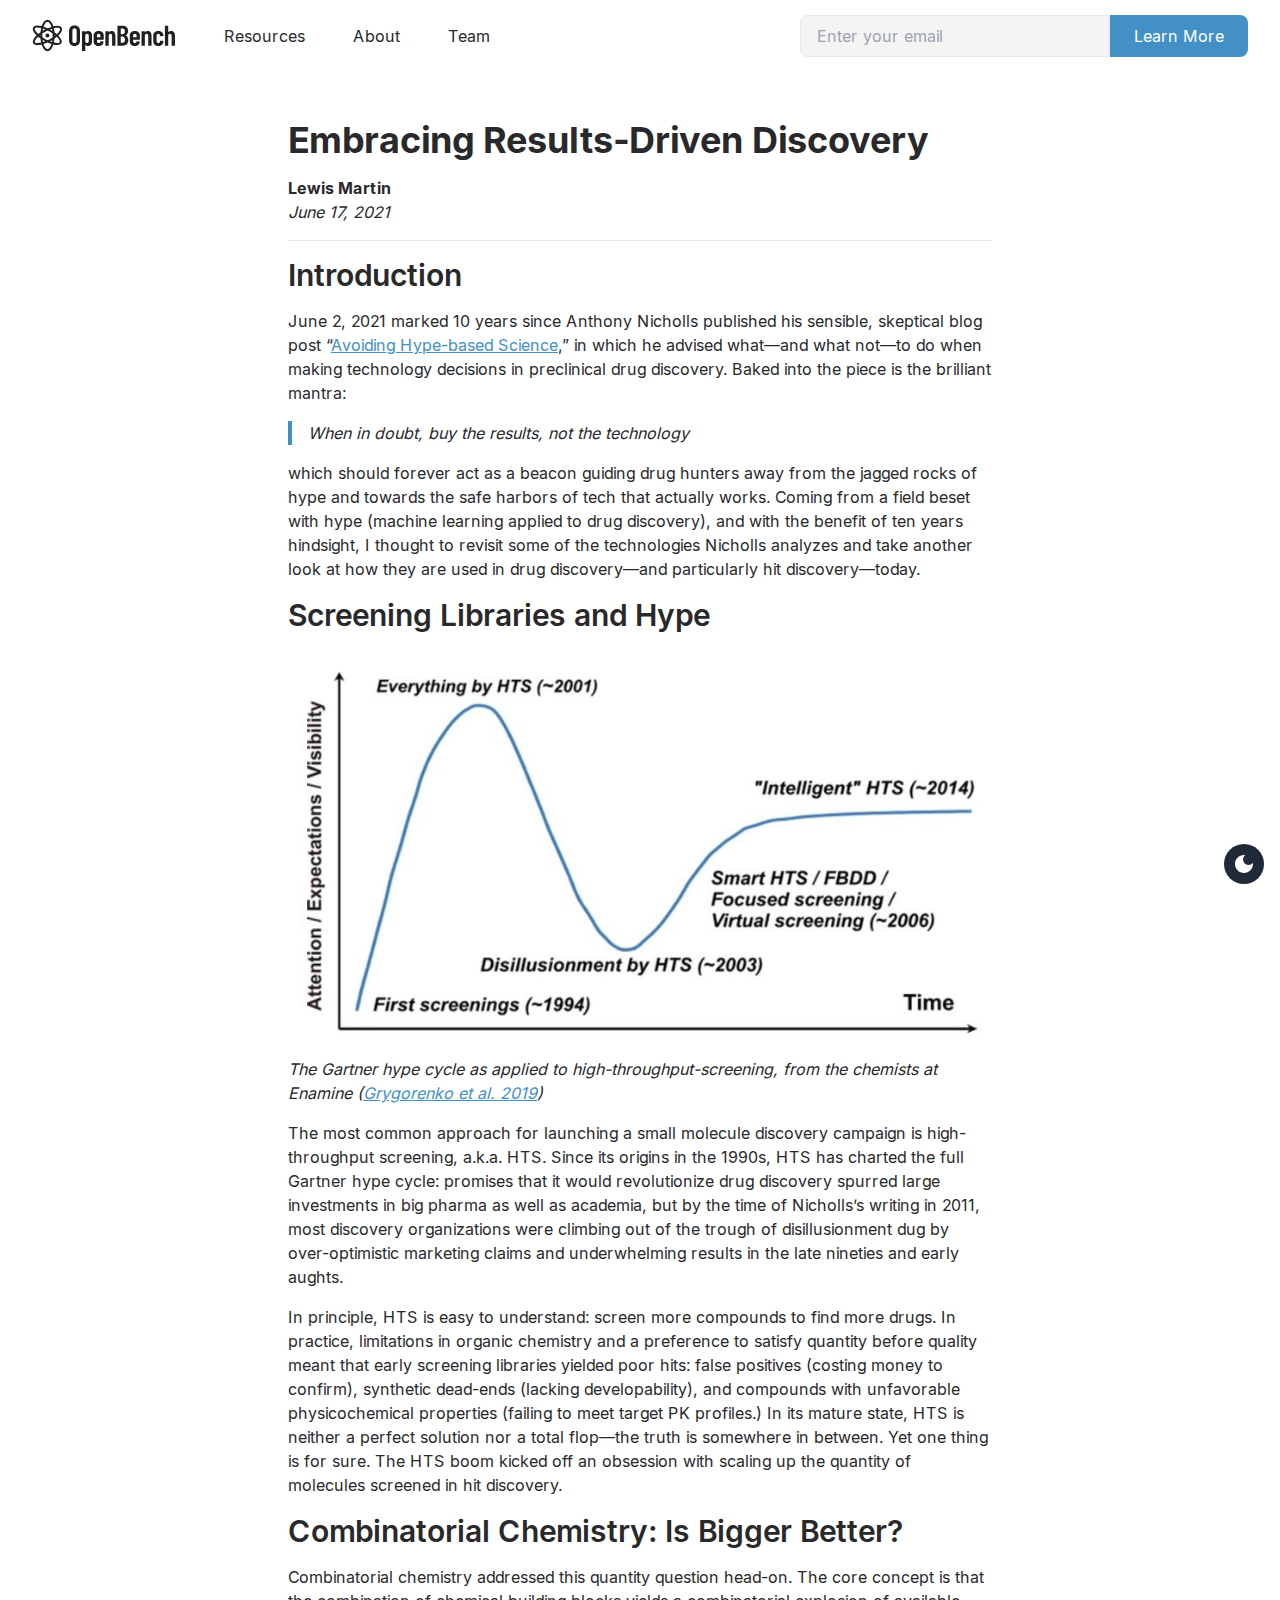
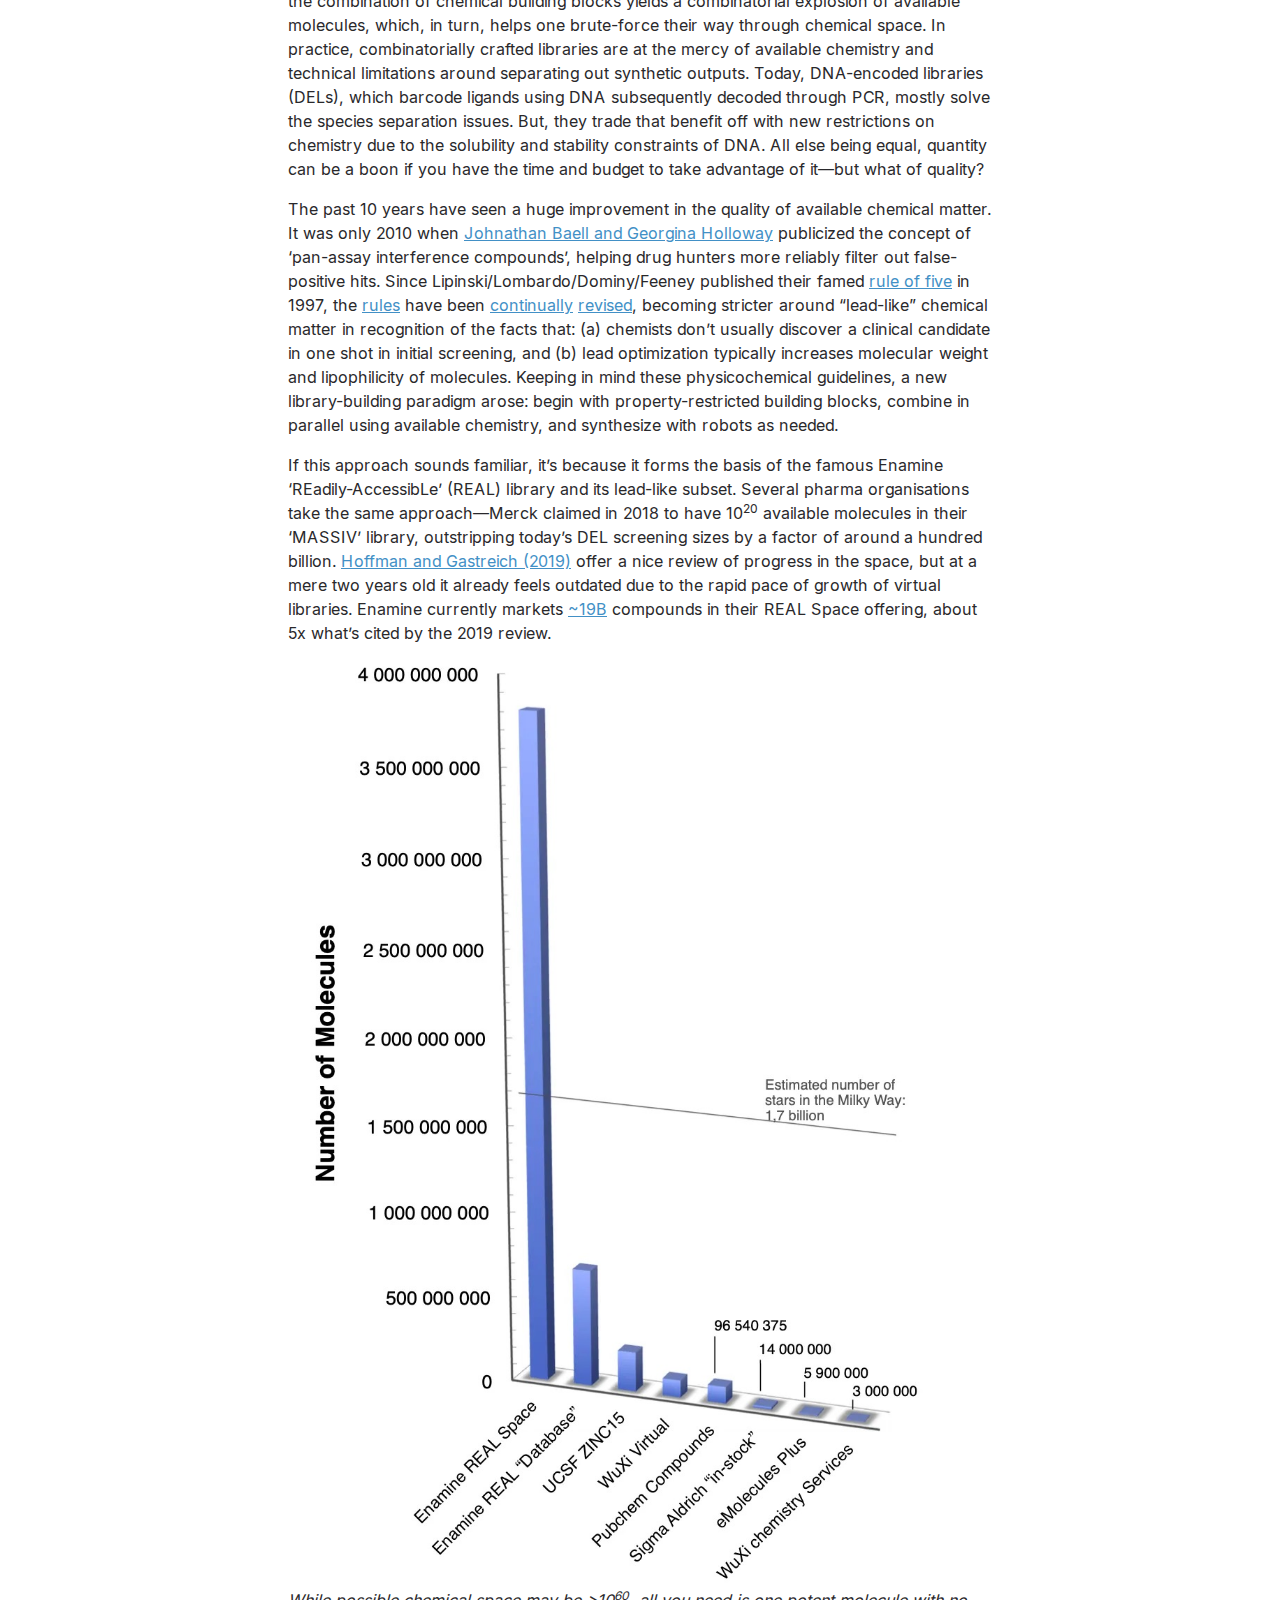
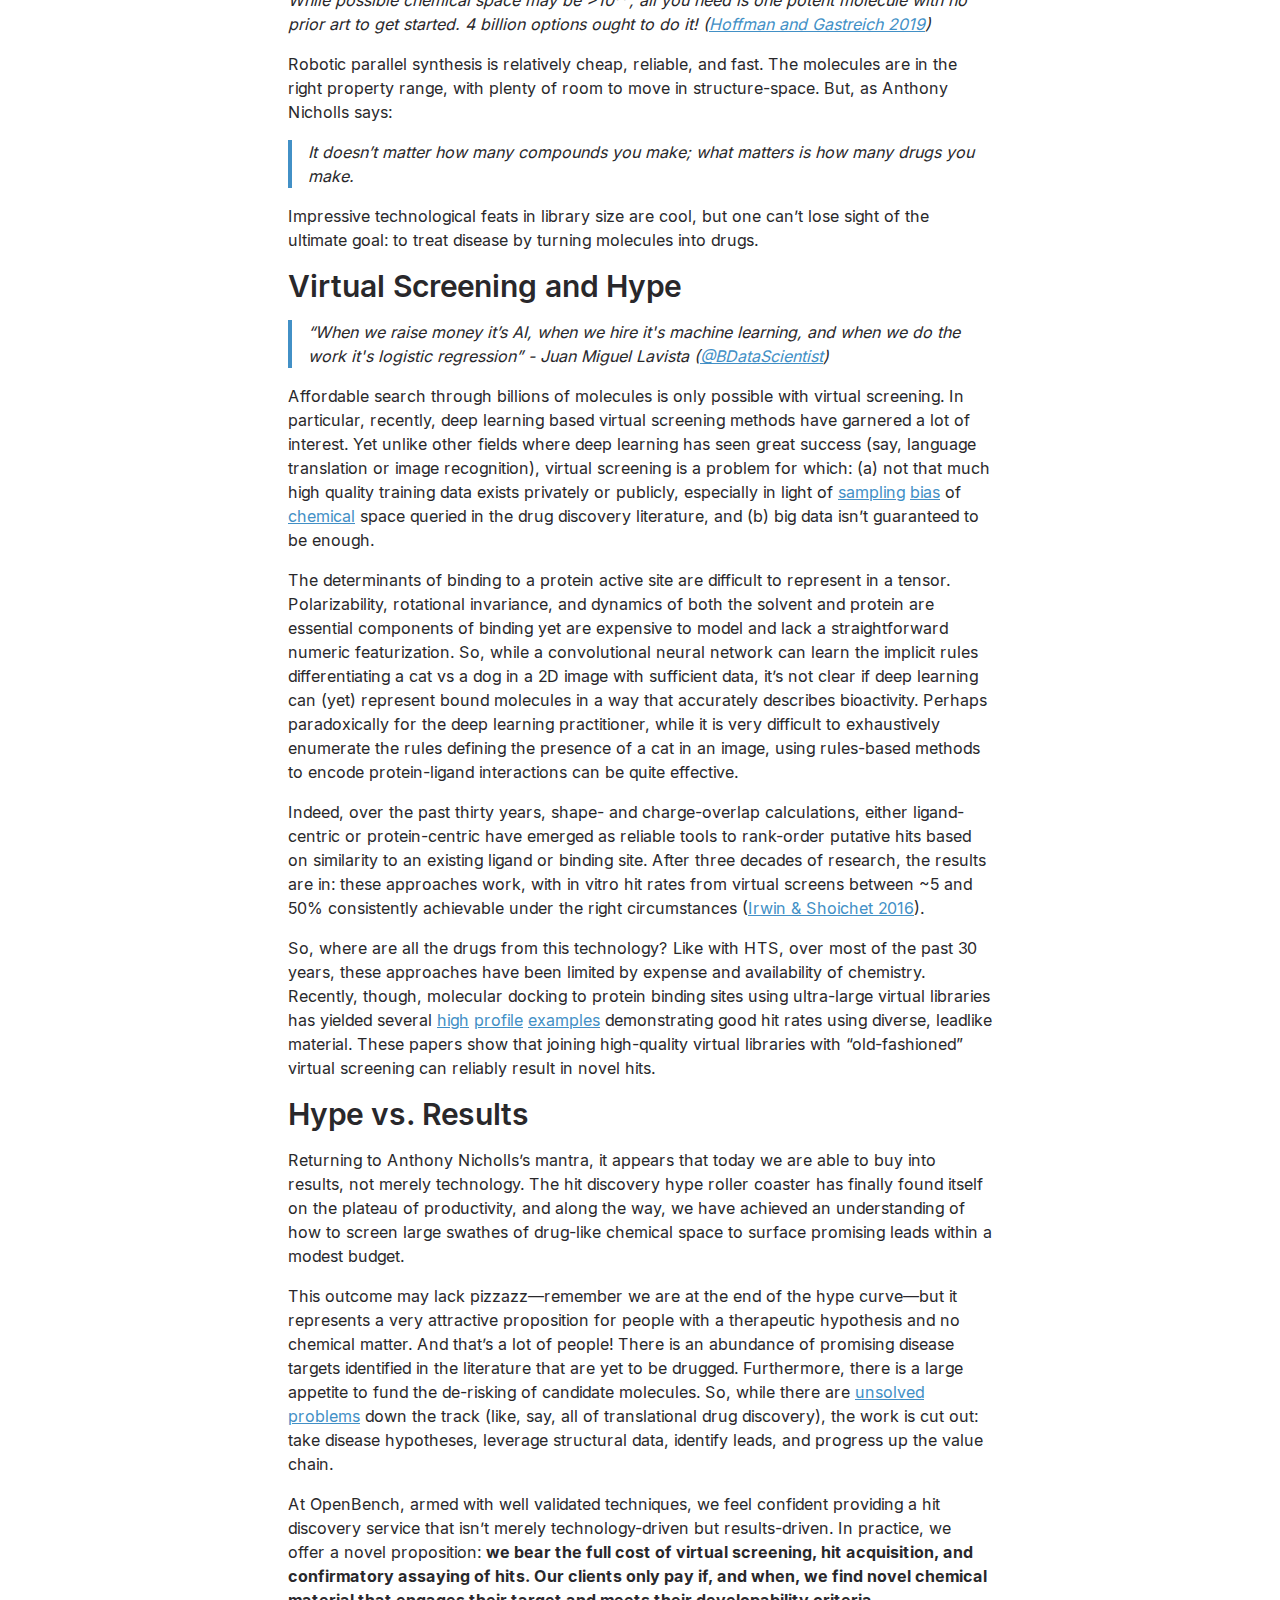
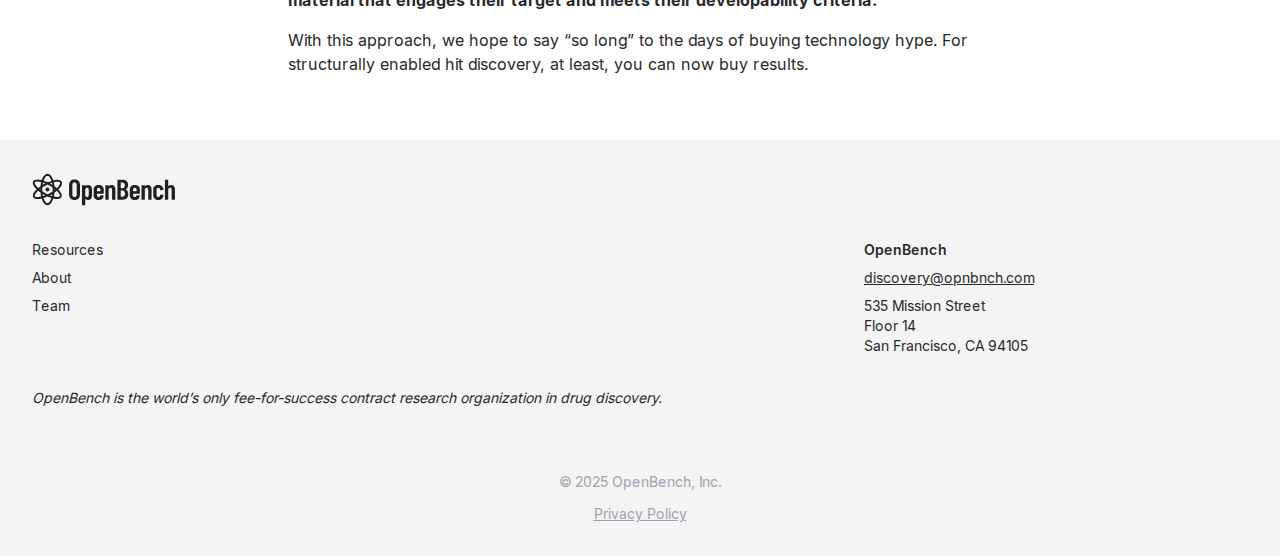
<file: resources/embracing-results-driven-discovery.html>
<!DOCTYPE html><html lang="en"><head><meta charSet="utf-8"/><meta name="viewport" content="width=device-width, initial-scale=1"/><link rel="preload" href="https://opnbnch.github.io/_next/static/media/a34f9d1faa5f3315-s.p.woff2" as="font" crossorigin="" type="font/woff2"/><link rel="stylesheet" href="https://opnbnch.github.io/_next/static/css/d980ab41461f7870.css" data-precedence="next"/><link rel="preload" as="script" fetchPriority="low" href="https://opnbnch.github.io/_next/static/chunks/webpack-fa53ea3da105d5dc.js"/><script src="https://opnbnch.github.io/_next/static/chunks/fd9d1056-6ea706ae31f9bc65.js" async=""></script><script src="https://opnbnch.github.io/_next/static/chunks/23-1f75015a6b8b8687.js" async=""></script><script src="https://opnbnch.github.io/_next/static/chunks/main-app-8fdeb760a9e273a7.js" async=""></script><script src="https://opnbnch.github.io/_next/static/chunks/159-dee13bf1387d75f0.js" async=""></script><script src="https://opnbnch.github.io/_next/static/chunks/118-b54047542ea39065.js" async=""></script><script src="https://opnbnch.github.io/_next/static/chunks/app/layout-2aa006168977e907.js" async=""></script><script src="https://opnbnch.github.io/_next/static/chunks/857-49f6b6c5a9276bf5.js" async=""></script><script src="https://opnbnch.github.io/_next/static/chunks/app/page-6d21cc1024998357.js" async=""></script><title>Embracing Results-Driven Discovery | OpenBench</title><meta name="description" content="June 2, 2021 marked 10 years since Anthony Nicholls published his sensible, skeptical blog post “Avoiding Hype-based Science,” in which he advised what—and what not—to do when making technology decisions in preclinical drug discovery."/><meta name="application-name" content="OpenBench"/><meta name="robots" content="index, follow"/><meta property="og:title" content="Embracing Results-Driven Discovery"/><meta property="og:description" content="June 2, 2021 marked 10 years since Anthony Nicholls published his sensible, skeptical blog post “Avoiding Hype-based Science,” in which he advised what—and what not—to do when making technology decisions in preclinical drug discovery."/><meta property="og:site_name" content="Open Bench"/><meta property="og:locale" content="en_US"/><meta property="og:image" content="https://opnbnch.github.io/preview-image-fallback.png"/><meta property="og:image:width" content="1200"/><meta property="og:image:height" content="630"/><meta property="og:type" content="website"/><meta name="twitter:card" content="summary_large_image"/><meta name="twitter:site" content="@opnbnch"/><meta name="twitter:creator" content="@opnbnch"/><meta name="twitter:title" content="Embracing Results-Driven Discovery"/><meta name="twitter:description" content="June 2, 2021 marked 10 years since Anthony Nicholls published his sensible, skeptical blog post “Avoiding Hype-based Science,” in which he advised what—and what not—to do when making technology decisions in preclinical drug discovery."/><meta name="twitter:image" content="https://opnbnch.github.io/preview-image-fallback.png"/><link rel="icon" href="/Favicon.jpeg"/><meta name="next-size-adjust"/><meta name="theme-color" media="(prefers-color-scheme: light)" content="#FFFFFF"/><meta name="theme-color" media="(prefers-color-scheme: dark)" content="#1F2937"/><link rel="icon" type="image/x-icon" href="/favicon.jpeg"/><script src="https://opnbnch.github.io/_next/static/chunks/polyfills-78c92fac7aa8fdd8.js" noModule=""></script></head><body class="__className_c0e2b6 bg-background-light dark:bg-background-dark"><div class="flex flex-col min-h-screen"><div class="w-full h-[72px]"></div><nav class="fixed top-0 left-0 w-full py-4 px-6 lg:px-8 z-10 h-[72px] bg-background-light dark:bg-background-dark"><div class="container mx-auto flex justify-between items-center h-full gap-8"><div class="flex items-center space-x-8"><a href="/" class="text-text-primary-light dark:text-text-primary-dark text-xl relative"><img alt="OpenBench" loading="lazy" width="144" height="36" decoding="async" data-nimg="1" class="hidden dark:block" style="color:transparent" src="/openbench/svg/OpenBenchLogo_Horizontal_Color.svg"/><img alt="OpenBench" loading="lazy" width="144" height="36" decoding="async" data-nimg="1" class="block dark:hidden" style="color:transparent" src="/openbench/svg/OpenBenchLogo_Horizontal_Black.svg"/></a><div class="hidden md:flex space-x-4"><a href="/resources" class="px-4 py-2 rounded focus:outline-none  text-text-primary-light dark:text-text-primary-dark">Resources</a><a href="/about" class="px-4 py-2 rounded focus:outline-none  text-text-primary-light dark:text-text-primary-dark">About</a><a href="/team" class="px-4 py-2 rounded focus:outline-none  text-text-primary-light dark:text-text-primary-dark">Team</a></div></div><div class="flex justify-end items-center space-x-4 grow"><button class="flex items-center md:hidden text-text-primary-light dark:text-text-primary-dark"><style data-emotion="css vubbuv">.css-vubbuv{-webkit-user-select:none;-moz-user-select:none;-ms-user-select:none;user-select:none;width:1em;height:1em;display:inline-block;fill:currentColor;-webkit-flex-shrink:0;-ms-flex-negative:0;flex-shrink:0;-webkit-transition:fill 200ms cubic-bezier(0.4, 0, 0.2, 1) 0ms;transition:fill 200ms cubic-bezier(0.4, 0, 0.2, 1) 0ms;font-size:1.5rem;}</style><svg class="MuiSvgIcon-root MuiSvgIcon-fontSizeMedium css-vubbuv" focusable="false" aria-hidden="true" viewBox="0 0 24 24" data-testid="MenuIcon"><path d="M3 18h18v-2H3zm0-5h18v-2H3zm0-7v2h18V6z"></path></svg></button><form class="flex items-stretch justify-center hidden lg:flex w-full max-w-md"><input type="email" placeholder="Enter your email" class="px-4 py-2 rounded-l-lg border border-border-light dark:border-border-dark bg-surface-light dark:bg-surface-dark text-text-primary-light dark:text-text-primary-dark focus:outline-none focus:ring-2 focus:ring-primary-light dark:focus:ring-primary-dark w-0 grow" required="" value=""/><button type="submit" class="px-6 py-2 rounded-r-lg focus:outline-none whitespace-nowrap bg-primary-light dark:bg-primary-dark text-white">Learn More</button></form></div></div></nav><main class="flex-grow"><div class="py-12 px-6 lg:px-8 max-w-3xl mx-auto"><!--$--><h1 class="text-4xl font-bold mb-4 text-text-primary-light dark:text-text-primary-dark">Embracing Results-Driven Discovery</h1>
<p class="mb-4 text-text-primary-light dark:text-text-primary-dark"><strong>Lewis Martin</strong><br/>
<em>June 17, 2021</em></p>
<hr class="border-t border-border-light dark:border-border-dark my-4"/>
<h2 class="text-3xl font-semibold mb-4 text-text-primary-light dark:text-text-primary-dark">Introduction</h2>
<p class="mb-4 text-text-primary-light dark:text-text-primary-dark">June 2, 2021 marked 10 years since Anthony Nicholls published his sensible, skeptical blog post “<a class="text-primary-light dark:text-primary-dark underline hover:text-primary-light-hover dark:hover:text-primary-dark-hover" href="https://www.eyesopen.com/ants-rants/curing-pharma-avoiding-hype-based-science">Avoiding Hype-based Science</a>,” in which he advised what—and what not—to do when making technology decisions in preclinical drug discovery. Baked into the piece is the brilliant mantra:</p>
<blockquote class="border-l-4 border-primary-light dark:border-primary-dark pl-4 italic mb-4 text-text-primary-light dark:text-text-primary-dark">
<p class="mb-4 text-text-primary-light dark:text-text-primary-dark">When in doubt, buy the results, not the technology</p>
</blockquote>
<p class="mb-4 text-text-primary-light dark:text-text-primary-dark">which should forever act as a beacon guiding drug hunters away from the jagged rocks of hype and towards the safe harbors of tech that actually works. Coming from a field beset with hype (machine learning applied to drug discovery), and with the benefit of ten years hindsight, I thought to revisit some of the technologies Nicholls analyzes and take another look at how they are used in drug discovery—and particularly hit discovery—today.</p>
<h2 class="text-3xl font-semibold mb-4 text-text-primary-light dark:text-text-primary-dark">Screening Libraries and Hype</h2>
<img alt="The Gartner hype cycle" loading="lazy" width="818" height="474" decoding="async" data-nimg="1" style="color:transparent" src="/images/gartner-hype-cycle.jpg"/>
<p class="mb-4 text-text-primary-light dark:text-text-primary-dark"><em>The Gartner hype cycle as applied to high-throughput-screening, from the chemists at Enamine (<a class="text-primary-light dark:text-primary-dark underline hover:text-primary-light-hover dark:hover:text-primary-dark-hover" href="https://chemistry-europe.onlinelibrary.wiley.com/doi/abs/10.1002/chem.201903232">Grygorenko et al. 2019</a>)</em></p>
<p class="mb-4 text-text-primary-light dark:text-text-primary-dark">The most common approach for launching a small molecule discovery campaign is high-throughput screening, a.k.a. HTS. Since its origins in the 1990s, HTS has charted the full Gartner hype cycle: promises that it would revolutionize drug discovery spurred large investments in big pharma as well as academia, but by the time of Nicholls’s writing in 2011, most discovery organizations were climbing out of the trough of disillusionment dug by over-optimistic marketing claims and underwhelming results in the late nineties and early aughts.</p>
<p class="mb-4 text-text-primary-light dark:text-text-primary-dark">In principle, HTS is easy to understand: screen more compounds to find more drugs. In practice, limitations in organic chemistry and a preference to satisfy quantity before quality meant that early screening libraries yielded poor hits: false positives (costing money to confirm), synthetic dead-ends (lacking developability), and compounds with unfavorable physicochemical properties (failing to meet target PK profiles.) In its mature state, HTS is neither a perfect solution nor a total flop—the truth is somewhere in between. Yet one thing is for sure.  The HTS boom kicked off an obsession with scaling up the quantity of molecules screened in hit discovery.</p>
<h2 class="text-3xl font-semibold mb-4 text-text-primary-light dark:text-text-primary-dark">Combinatorial Chemistry: Is Bigger Better?</h2>
<p class="mb-4 text-text-primary-light dark:text-text-primary-dark">Combinatorial chemistry addressed this quantity question head-on. The core concept is that the combination of chemical building blocks yields a combinatorial explosion of available molecules, which, in turn, helps one brute-force their way through chemical space. In practice, combinatorially crafted libraries are at the mercy of available chemistry and technical limitations around separating out synthetic outputs. Today, DNA-encoded libraries (DELs), which barcode ligands using DNA subsequently decoded through PCR, mostly solve the species separation issues. But, they trade that benefit off with new restrictions on chemistry due to the solubility and stability constraints of DNA. All else being equal, quantity can be a boon if you have the time and budget to take advantage of it—but what of quality?</p>
<p class="mb-4 text-text-primary-light dark:text-text-primary-dark">The past 10 years have seen a huge improvement in the quality of available chemical matter. It was only 2010 when <a class="text-primary-light dark:text-primary-dark underline hover:text-primary-light-hover dark:hover:text-primary-dark-hover" href="https://pubs.acs.org/doi/10.1021/jm901137j">Johnathan Baell and Georgina Holloway</a> publicized the concept of ‘pan-assay interference compounds’, helping drug hunters more reliably filter out false-positive hits. Since Lipinski/Lombardo/Dominy/Feeney published their famed <a class="text-primary-light dark:text-primary-dark underline hover:text-primary-light-hover dark:hover:text-primary-dark-hover" href="https://en.wikipedia.org/wiki/Lipinski%27s_rule_of_five">rule of five</a> in 1997, the <a class="text-primary-light dark:text-primary-dark underline hover:text-primary-light-hover dark:hover:text-primary-dark-hover" href="https://pubmed.ncbi.nlm.nih.gov/11604031/">rules</a> have been <a class="text-primary-light dark:text-primary-dark underline hover:text-primary-light-hover dark:hover:text-primary-dark-hover" href="https://pubs.acs.org/doi/10.1021/jm701122q">continually</a> <a class="text-primary-light dark:text-primary-dark underline hover:text-primary-light-hover dark:hover:text-primary-dark-hover" href="https://onlinelibrary.wiley.com/doi/abs/10.1002/anie.201105840">revised</a>, becoming stricter around “lead-like” chemical matter in recognition of the facts that: (a) chemists don’t usually discover a clinical candidate in one shot in initial screening, and (b) lead optimization typically increases molecular weight and lipophilicity of molecules. Keeping in mind these physicochemical guidelines, a new library-building paradigm arose: begin with property-restricted building blocks, combine in parallel using available chemistry, and synthesize with robots as needed.</p>
<p class="mb-4 text-text-primary-light dark:text-text-primary-dark">If this approach sounds familiar, it’s because it forms the basis of the famous Enamine ‘REadily-AccessibLe’ (REAL) library and its lead-like subset. Several pharma organisations take the same approach—Merck claimed in 2018 to have 10<sup>20</sup> available molecules in their ‘MASSIV’ library, outstripping today’s DEL screening sizes by a factor of around a hundred billion. <a class="text-primary-light dark:text-primary-dark underline hover:text-primary-light-hover dark:hover:text-primary-dark-hover" href="https://www.sciencedirect.com/science/article/pii/S1359644618304471">Hoffman and Gastreich (2019)</a> offer a nice review of progress in the space, but at a mere two years old it already feels outdated due to the rapid pace of growth of virtual libraries. Enamine currently markets <a class="text-primary-light dark:text-primary-dark underline hover:text-primary-light-hover dark:hover:text-primary-dark-hover" href="https://enamine.net/compound-collections/real-compounds/real-space-navigator">~19B</a> compounds in their REAL Space offering, about 5x what’s cited by the 2019 review.</p>
<img alt="Growth in virtual libraries" loading="lazy" width="1008" height="1328" decoding="async" data-nimg="1" style="color:transparent" src="/images/virtual-library-sizes.jpeg"/>
<p class="mb-4 text-text-primary-light dark:text-text-primary-dark"><em>While possible chemical space may be &gt;10<sup>60</sup>, all you need is one potent molecule with no prior art to get started. 4 billion options ought to do it! (<a class="text-primary-light dark:text-primary-dark underline hover:text-primary-light-hover dark:hover:text-primary-dark-hover" href="https://www.sciencedirect.com/science/article/pii/S1359644618304471">Hoffman and Gastreich 2019</a>)</em></p>
<p class="mb-4 text-text-primary-light dark:text-text-primary-dark">Robotic parallel synthesis is relatively cheap, reliable, and fast. The molecules are in the right property range, with plenty of room to move in structure-space. But, as Anthony Nicholls says:</p>
<blockquote class="border-l-4 border-primary-light dark:border-primary-dark pl-4 italic mb-4 text-text-primary-light dark:text-text-primary-dark">
<p class="mb-4 text-text-primary-light dark:text-text-primary-dark">It doesn’t matter how many compounds you make; what matters is how many drugs you make.</p>
</blockquote>
<p class="mb-4 text-text-primary-light dark:text-text-primary-dark">Impressive technological feats in library size are cool, but one can’t lose sight of the ultimate goal: to treat disease by turning molecules into drugs.</p>
<h2 class="text-3xl font-semibold mb-4 text-text-primary-light dark:text-text-primary-dark">Virtual Screening and Hype</h2>
<blockquote class="border-l-4 border-primary-light dark:border-primary-dark pl-4 italic mb-4 text-text-primary-light dark:text-text-primary-dark">
<p class="mb-4 text-text-primary-light dark:text-text-primary-dark">“When we raise money it’s AI, when we hire it&#x27;s machine learning, and when we do the work it&#x27;s logistic regression” - Juan Miguel Lavista (<a class="text-primary-light dark:text-primary-dark underline hover:text-primary-light-hover dark:hover:text-primary-dark-hover" href="https://twitter.com/BDataScientist">@BDataScientist</a>)</p>
</blockquote>
<p class="mb-4 text-text-primary-light dark:text-text-primary-dark">Affordable search through billions of molecules is only possible with virtual screening. In particular, recently, deep learning based virtual screening methods have garnered a lot of interest. Yet unlike other fields where deep learning has seen great success (say, language translation or image recognition), virtual screening is a problem for which: (a) not that much high quality training data exists privately or publicly, especially in light of <a class="text-primary-light dark:text-primary-dark underline hover:text-primary-light-hover dark:hover:text-primary-dark-hover" href="https://pubs.acs.org/doi/10.1021/acs.jcim.7b00403">sampling</a> <a class="text-primary-light dark:text-primary-dark underline hover:text-primary-light-hover dark:hover:text-primary-dark-hover" href="https://journals.plos.org/plosone/article?id=10.1371/journal.pone.0220113">bias</a> of <a class="text-primary-light dark:text-primary-dark underline hover:text-primary-light-hover dark:hover:text-primary-dark-hover" href="https://pubs.acs.org/doi/abs/10.1021/acs.jcim.0c00469">chemical</a> space queried in the drug discovery literature, and (b) big data isn’t guaranteed to be enough.</p>
<p class="mb-4 text-text-primary-light dark:text-text-primary-dark">The determinants of binding to a protein active site are difficult to represent in a tensor. Polarizability, rotational invariance, and dynamics of both the solvent and protein are essential components of binding yet are expensive to model and lack a straightforward numeric featurization. So, while a convolutional neural network can learn the implicit rules differentiating a cat vs a dog in a 2D image with sufficient data, it’s not clear if deep learning can (yet) represent bound molecules in a way that accurately describes bioactivity. Perhaps paradoxically for the deep learning practitioner, while it is very difficult to exhaustively enumerate the rules defining the presence of a cat in an image, using rules-based methods to encode protein-ligand interactions can be quite effective.</p>
<p class="mb-4 text-text-primary-light dark:text-text-primary-dark">Indeed, over the past thirty years, shape- and charge-overlap calculations, either ligand-centric or protein-centric have emerged as reliable tools to rank-order putative hits based on similarity to an existing ligand or binding site. After three decades of research, the results are in: these approaches work, with in vitro hit rates from virtual screens between ~5 and 50% consistently achievable under the right circumstances (<a class="text-primary-light dark:text-primary-dark underline hover:text-primary-light-hover dark:hover:text-primary-dark-hover" href="https://pubs.acs.org/doi/abs/10.1021/acs.jmedchem.5b02008">Irwin &amp; Shoichet 2016</a>).</p>
<p class="mb-4 text-text-primary-light dark:text-text-primary-dark">So, where are all the drugs from this technology? Like with HTS, over most of the past 30 years, these approaches have been limited by expense and availability of chemistry. Recently, though, molecular docking to protein binding sites using ultra-large virtual libraries has yielded several <a class="text-primary-light dark:text-primary-dark underline hover:text-primary-light-hover dark:hover:text-primary-dark-hover" href="https://www.nature.com/articles/s41586-019-0917-9">high</a> <a class="text-primary-light dark:text-primary-dark underline hover:text-primary-light-hover dark:hover:text-primary-dark-hover" href="https://www.nature.com/articles/s41586-020-2117-z">profile</a> <a class="text-primary-light dark:text-primary-dark underline hover:text-primary-light-hover dark:hover:text-primary-dark-hover" href="https://elifesciences.org/articles/53779">examples</a> demonstrating good hit rates using diverse, leadlike material. These papers show that joining high-quality virtual libraries with “old-fashioned” virtual screening can reliably result in novel hits.</p>
<h2 class="text-3xl font-semibold mb-4 text-text-primary-light dark:text-text-primary-dark">Hype vs. Results</h2>
<p class="mb-4 text-text-primary-light dark:text-text-primary-dark">Returning to Anthony Nicholls’s mantra, it appears that today we are able to buy into results, not merely technology. The hit discovery hype roller coaster has finally found itself on the plateau of productivity, and along the way, we have achieved an understanding of how to screen large swathes of drug-like chemical space to surface promising leads within a modest budget.</p>
<p class="mb-4 text-text-primary-light dark:text-text-primary-dark">This outcome may lack pizzazz—remember we are at the end of the hype curve—but it represents a very attractive proposition for people with a therapeutic hypothesis and no chemical matter. And that’s a lot of people! There is an abundance of promising disease targets identified in the literature that are yet to be drugged. Furthermore, there is a large appetite to fund the de-risking of candidate molecules. So, while there are <a class="text-primary-light dark:text-primary-dark underline hover:text-primary-light-hover dark:hover:text-primary-dark-hover" href="https://blogs.sciencemag.org/pipeline/archives/2021/03/19/ai-and-drug-discovery-attacking-the-right-problems">unsolved problems</a> down the track (like, say, all of translational drug discovery), the work is cut out: take disease hypotheses, leverage structural data, identify leads, and progress up the value chain.</p>
<p class="mb-4 text-text-primary-light dark:text-text-primary-dark">At OpenBench, armed with well validated techniques, we feel confident providing a hit discovery service that isn’t merely technology-driven but results-driven. In practice, we offer a novel proposition: <strong>we bear the full cost of virtual screening, hit acquisition, and confirmatory assaying of hits. Our clients only pay if, and when, we find novel chemical material that engages their target and meets their developability criteria.</strong></p>
<p class="mb-4 text-text-primary-light dark:text-text-primary-dark">With this approach, we hope to say “so long” to the days of buying technology hype. For structurally enabled hit discovery, at least, you can now buy results.</p><!--/$--></div></main><footer class="bg-surface-light dark:bg-surface-dark px-6 lg:px-8 py-8"><div class="container mx-auto grid grid-cols-1 md:grid-cols-2 lg:grid-cols-3 gap-8"><div class="w-full flex justify-between items-center lg:col-span-3 md:col-span-2"><a href="/" class="text-lg font-semibold text-text-primary-light dark:text-text-primary-dark"><img alt="OpenBench" loading="lazy" width="144" height="36" decoding="async" data-nimg="1" class="hidden dark:block" style="color:transparent" src="/openbench/svg/OpenBenchLogo_Horizontal_Color.svg"/><img alt="OpenBench" loading="lazy" width="144" height="36" decoding="async" data-nimg="1" class="block dark:hidden" style="color:transparent" src="/openbench/svg/OpenBenchLogo_Horizontal_Black.svg"/></a></div><div class="space-y-2 lg:col-span-2 w-fit"><a href="/resources" class="block text-sm text-text-primary-light dark:text-text-primary-dark hover:text-text-secondary-light dark:hover:text-text-secondary-dark">Resources</a><a href="/about" class="block text-sm text-text-primary-light dark:text-text-primary-dark hover:text-text-secondary-light dark:hover:text-text-secondary-dark">About</a><a href="/team" class="block text-sm text-text-primary-light dark:text-text-primary-dark hover:text-text-secondary-light dark:hover:text-text-secondary-dark">Team</a></div><div class="space-y-2"><p class="text-sm text-text-primary-light dark:text-text-primary-dark font-semibold">OpenBench</p><a href="mailto:discovery@opnbnch.com" class="block text-sm text-text-primary-light dark:text-text-primary-dark underline">discovery@opnbnch.com</a><p class="text-sm text-text-primary-light dark:text-text-primary-dark">535 Mission Street <br/> Floor 14 <br/> San Francisco, CA 94105</p></div><div class="space-y-2 lg:col-span-3 md:col-span-2"><p class="text-sm text-text-primary-light dark:text-text-primary-dark italic">OpenBench is the world’s only fee-for-success contract research organization in drug discovery.</p></div><div class="col-span-1 md:col-span-2 lg:col-span-3 text-center mt-8"><p class="text-sm text-text-muted-light dark:text-text-muted-dark">© 2025 OpenBench, Inc.<!-- --> </p><p class="text-sm text-text-muted-light dark:text-text-muted-dark mt-3"><a class="underline" href="/privacy-policy">Privacy Policy</a></p></div></div></footer><button class="fixed bottom-4 right-4 p-2 bg-gray-800 dark:bg-gray-200 text-white dark:text-gray-800 rounded-full flex items-center justify-center transition-colors duration-300"><style data-emotion="css vubbuv">.css-vubbuv{-webkit-user-select:none;-moz-user-select:none;-ms-user-select:none;user-select:none;width:1em;height:1em;display:inline-block;fill:currentColor;-webkit-flex-shrink:0;-ms-flex-negative:0;flex-shrink:0;-webkit-transition:fill 200ms cubic-bezier(0.4, 0, 0.2, 1) 0ms;transition:fill 200ms cubic-bezier(0.4, 0, 0.2, 1) 0ms;font-size:1.5rem;}</style><svg class="MuiSvgIcon-root MuiSvgIcon-fontSizeMedium w-6 h-6 css-vubbuv" focusable="false" aria-hidden="true" viewBox="0 0 24 24" data-testid="DarkModeIcon"><path d="M12 3c-4.97 0-9 4.03-9 9s4.03 9 9 9 9-4.03 9-9c0-.46-.04-.92-.1-1.36-.98 1.37-2.58 2.26-4.4 2.26-2.98 0-5.4-2.42-5.4-5.4 0-1.81.89-3.42 2.26-4.4-.44-.06-.9-.1-1.36-.1"></path></svg></button><div class="fixed inset-0 bg-background-light dark:bg-background-dark z-50 hidden"><div class="fixed top-0 left-0 w-full bg-background-light dark:bg-background-dark py-4 px-6 lg:px-8 z-10 h-[72px] flex items-center"><div class="container mx-auto flex justify-between items-center"><div class="flex items-center space-x-8"><a href="/" class="text-text-primary-light dark:text-text-primary-dark text-xl">OpenBench</a></div><div class="flex items-center space-x-4"><button class="text-text-primary-light dark:text-text-primary-dark flex items-center"><style data-emotion="css vubbuv">.css-vubbuv{-webkit-user-select:none;-moz-user-select:none;-ms-user-select:none;user-select:none;width:1em;height:1em;display:inline-block;fill:currentColor;-webkit-flex-shrink:0;-ms-flex-negative:0;flex-shrink:0;-webkit-transition:fill 200ms cubic-bezier(0.4, 0, 0.2, 1) 0ms;transition:fill 200ms cubic-bezier(0.4, 0, 0.2, 1) 0ms;font-size:1.5rem;}</style><svg class="MuiSvgIcon-root MuiSvgIcon-fontSizeMedium css-vubbuv" focusable="false" aria-hidden="true" viewBox="0 0 24 24" data-testid="CloseIcon"><path d="M19 6.41 17.59 5 12 10.59 6.41 5 5 6.41 10.59 12 5 17.59 6.41 19 12 13.41 17.59 19 19 17.59 13.41 12z"></path></svg></button></div></div></div><div class="flex flex-col items-center mt-[72px] pt-4 pb-24 h-full w-full overflow-y-auto gap-y-2 px-6"><a href="/resources" class="px-4 py-2 rounded focus:outline-none text-lg w-full bg-surface-light dark:bg-surface-dark text-text-primary-light dark:text-text-primary-dark">Resources</a><a href="/about" class="px-4 py-2 rounded focus:outline-none text-lg w-full bg-surface-light dark:bg-surface-dark text-text-primary-light dark:text-text-primary-dark">About</a><a href="/team" class="px-4 py-2 rounded focus:outline-none text-lg w-full bg-surface-light dark:bg-surface-dark text-text-primary-light dark:text-text-primary-dark">Team</a></div></div></div><script src="https://opnbnch.github.io/_next/static/chunks/webpack-fa53ea3da105d5dc.js" async=""></script><script>(self.__next_f=self.__next_f||[]).push([0]);self.__next_f.push([2,null])</script><script>self.__next_f.push([1,"1:HL[\"https://opnbnch.github.io/_next/static/media/a34f9d1faa5f3315-s.p.woff2\",\"font\",{\"crossOrigin\":\"\",\"type\":\"font/woff2\"}]\n2:HL[\"https://opnbnch.github.io/_next/static/css/d980ab41461f7870.css\",\"style\"]\n"])</script><script>self.__next_f.push([1,"3:I[5751,[],\"\"]\n6:I[9275,[],\"\"]\n8:I[1343,[],\"\"]\n9:I[9301,[\"159\",\"static/chunks/159-dee13bf1387d75f0.js\",\"118\",\"static/chunks/118-b54047542ea39065.js\",\"185\",\"static/chunks/app/layout-2aa006168977e907.js\"],\"MobileNavProvider\"]\na:I[1551,[\"159\",\"static/chunks/159-dee13bf1387d75f0.js\",\"118\",\"static/chunks/118-b54047542ea39065.js\",\"185\",\"static/chunks/app/layout-2aa006168977e907.js\"],\"ModalProvider\"]\nb:I[4805,[\"159\",\"static/chunks/159-dee13bf1387d75f0.js\",\"118\",\"static/chunks/118-b54047542ea39065.js\",\"185\",\"static/chunks/app/layout-2aa006168977e907.js\"],\"DropdownProvider\"]\nc:I[512,[\"159\",\"static/chunks/159-dee13bf1387d75f0.js\",\"118\",\"static/chunks/118-b54047542ea39065.js\",\"185\",\"static/chunks/app/layout-2aa006168977e907.js\"],\"default\"]\ne:I[8173,[\"159\",\"static/chunks/159-dee13bf1387d75f0.js\",\"118\",\"static/chunks/118-b54047542ea39065.js\",\"857\",\"static/chunks/857-49f6b6c5a9276bf5.js\",\"931\",\"static/chunks/app/page-6d21cc1024998357.js\"],\"Image\"]\nf:I[231,[\"159\",\"static/chunks/159-dee13bf1387d75f0.js\",\"118\",\"static/chunks/118-b54047542ea39065.js\",\"857\",\"static/chunks/857-49f6b6c5a9276bf5.js\",\"931\",\"static/chunks/app/page-6d21cc1024998357.js\"],\"\"]\n10:I[9564,[\"159\",\"static/chunks/159-dee13bf1387d75f0.js\",\"118\",\"static/chunks/118-b54047542ea39065.js\",\"185\",\"static/chunks/app/layout-2aa006168977e907.js\"],\"default\"]\n11:I[3656,[\"159\",\"static/chunks/159-dee13bf1387d75f0.js\",\"118\",\"static/chunks/118-b54047542ea39065.js\",\"185\",\"static/chunks/app/layout-2aa006168977e907.js\"],\"default\"]\n12:I[179,[\"159\",\"static/chunks/159-dee13bf1387d75f0.js\",\"118\",\"static/chunks/118-b54047542ea39065.js\",\"185\",\"static/chunks/app/layout-2aa006168977e907.js\"],\"default\"]\n14:I[6130,[],\"\"]\n7:[\"slug\",\"resources/embracing-results-driven-discovery\",\"c\"]\n15:[]\n"])</script><script>self.__next_f.push([1,"0:[[[\"$\",\"link\",\"0\",{\"rel\":\"stylesheet\",\"href\":\"https://opnbnch.github.io/_next/static/css/d980ab41461f7870.css\",\"precedence\":\"next\",\"crossOrigin\":\"$undefined\"}]],[\"$\",\"$L3\",null,{\"buildId\":\"owa1fvMdGm_YvaZRkHXfq\",\"assetPrefix\":\"https://opnbnch.github.io\",\"initialCanonicalUrl\":\"/resources/embracing-results-driven-discovery\",\"initialTree\":[\"\",{\"children\":[[\"slug\",\"resources/embracing-results-driven-discovery\",\"c\"],{\"children\":[\"__PAGE__?{\\\"slug\\\":[\\\"resources\\\",\\\"embracing-results-driven-discovery\\\"]}\",{}]}]},\"$undefined\",\"$undefined\",true],\"initialSeedData\":[\"\",{\"children\":[[\"slug\",\"resources/embracing-results-driven-discovery\",\"c\"],{\"children\":[\"__PAGE__\",{},[[\"$L4\",\"$L5\"],null],null]},[\"$\",\"$L6\",null,{\"parallelRouterKey\":\"children\",\"segmentPath\":[\"children\",\"$7\",\"children\"],\"error\":\"$undefined\",\"errorStyles\":\"$undefined\",\"errorScripts\":\"$undefined\",\"template\":[\"$\",\"$L8\",null,{}],\"templateStyles\":\"$undefined\",\"templateScripts\":\"$undefined\",\"notFound\":\"$undefined\",\"notFoundStyles\":\"$undefined\",\"styles\":null}],null]},[[\"$\",\"html\",null,{\"lang\":\"en\",\"children\":[[\"$\",\"head\",null,{\"children\":[[\"$\",\"meta\",null,{\"name\":\"theme-color\",\"media\":\"(prefers-color-scheme: light)\",\"content\":\"#FFFFFF\"}],[\"$\",\"meta\",null,{\"name\":\"theme-color\",\"media\":\"(prefers-color-scheme: dark)\",\"content\":\"#1F2937\"}],[\"$\",\"link\",null,{\"rel\":\"icon\",\"type\":\"image/x-icon\",\"href\":\"/favicon.jpeg\"}]]}],[\"$\",\"body\",null,{\"className\":\"__className_c0e2b6 bg-background-light dark:bg-background-dark\",\"children\":[\"$\",\"$L9\",null,{\"children\":[\"$\",\"$La\",null,{\"children\":[\"$\",\"$Lb\",null,{\"children\":[\"$\",\"div\",null,{\"className\":\"flex flex-col min-h-screen\",\"children\":[[\"$\",\"$Lc\",null,{}],[\"$\",\"main\",null,{\"className\":\"flex-grow\",\"children\":[\"$\",\"$L6\",null,{\"parallelRouterKey\":\"children\",\"segmentPath\":[\"children\"],\"error\":\"$undefined\",\"errorStyles\":\"$undefined\",\"errorScripts\":\"$undefined\",\"template\":[\"$\",\"$L8\",null,{}],\"templateStyles\":\"$undefined\",\"templateScripts\":\"$undefined\",\"notFound\":\"$Ld\",\"notFoundStyles\":[],\"styles\":null}]}],[\"$\",\"footer\",null,{\"className\":\"bg-surface-light dark:bg-surface-dark px-6 lg:px-8 py-8\",\"children\":[\"$\",\"div\",null,{\"className\":\"container mx-auto grid grid-cols-1 md:grid-cols-2 lg:grid-cols-3 gap-8\",\"children\":[[\"$\",\"div\",null,{\"className\":\"w-full flex justify-between items-center lg:col-span-3 md:col-span-2\",\"children\":[\"$\",\"a\",null,{\"href\":\"/\",\"className\":\"text-lg font-semibold text-text-primary-light dark:text-text-primary-dark\",\"children\":[[\"$\",\"$Le\",null,{\"src\":\"/openbench/svg/OpenBenchLogo_Horizontal_Color.svg\",\"alt\":\"OpenBench\",\"width\":144,\"height\":36,\"className\":\"hidden dark:block\"}],[\"$\",\"$Le\",null,{\"src\":\"/openbench/svg/OpenBenchLogo_Horizontal_Black.svg\",\"alt\":\"OpenBench\",\"width\":144,\"height\":36,\"className\":\"block dark:hidden\"}]]}]}],[\"$\",\"div\",null,{\"className\":\"space-y-2 lg:col-span-2 w-fit\",\"children\":[[\"$\",\"a\",\"Resources\",{\"href\":\"/resources\",\"className\":\"block text-sm text-text-primary-light dark:text-text-primary-dark hover:text-text-secondary-light dark:hover:text-text-secondary-dark\",\"children\":\"Resources\"}],[\"$\",\"a\",\"About\",{\"href\":\"/about\",\"className\":\"block text-sm text-text-primary-light dark:text-text-primary-dark hover:text-text-secondary-light dark:hover:text-text-secondary-dark\",\"children\":\"About\"}],[\"$\",\"a\",\"Team\",{\"href\":\"/team\",\"className\":\"block text-sm text-text-primary-light dark:text-text-primary-dark hover:text-text-secondary-light dark:hover:text-text-secondary-dark\",\"children\":\"Team\"}]]}],[\"$\",\"div\",null,{\"className\":\"space-y-2\",\"children\":[[\"$\",\"p\",null,{\"className\":\"text-sm text-text-primary-light dark:text-text-primary-dark font-semibold\",\"children\":\"OpenBench\"}],[\"$\",\"a\",null,{\"href\":\"mailto:discovery@opnbnch.com\",\"className\":\"block text-sm text-text-primary-light dark:text-text-primary-dark underline\",\"children\":\"discovery@opnbnch.com\"}],[\"$\",\"p\",null,{\"className\":\"text-sm text-text-primary-light dark:text-text-primary-dark\",\"children\":[\"535 Mission Street \",[\"$\",\"br\",null,{}],\" Floor 14 \",[\"$\",\"br\",null,{}],\" San Francisco, CA 94105\"]}]]}],[\"$\",\"div\",null,{\"className\":\"space-y-2 lg:col-span-3 md:col-span-2\",\"children\":[\"$\",\"p\",null,{\"className\":\"text-sm text-text-primary-light dark:text-text-primary-dark italic\",\"children\":\"OpenBench is the world’s only fee-for-success contract research organization in drug discovery.\"}]}],[\"$\",\"div\",null,{\"className\":\"col-span-1 md:col-span-2 lg:col-span-3 text-center mt-8\",\"children\":[[\"$\",\"p\",null,{\"className\":\"text-sm text-text-muted-light dark:text-text-muted-dark\",\"children\":[\"© 2025 OpenBench, Inc.\",\" \"]}],[\"$\",\"p\",null,{\"className\":\"text-sm text-text-muted-light dark:text-text-muted-dark mt-3\",\"children\":[\"$\",\"$Lf\",null,{\"href\":\"/privacy-policy\",\"className\":\"underline\",\"children\":\"Privacy Policy\"}]}]]}]]}]}],[\"$\",\"$L10\",null,{}],[\"$\",\"$L11\",null,{}],[\"$\",\"$L12\",null,{}]]}]}]}]}]}]]}],null],null],\"couldBeIntercepted\":false,\"initialHead\":[false,\"$L13\"],\"globalErrorComponent\":\"$14\",\"missingSlots\":\"$W15\"}]]\n"])</script><script>self.__next_f.push([1,"16:\"$Sreact.suspense\"\n17:I[1481,[\"159\",\"static/chunks/159-dee13bf1387d75f0.js\",\"118\",\"static/chunks/118-b54047542ea39065.js\",\"857\",\"static/chunks/857-49f6b6c5a9276bf5.js\",\"931\",\"static/chunks/app/page-6d21cc1024998357.js\"],\"PreloadCss\"]\n5:[\"$\",\"div\",null,{\"className\":\"py-12 px-6 lg:px-8 max-w-3xl mx-auto\",\"children\":[\"$\",\"$16\",null,{\"fallback\":null,\"children\":[[\"$\",\"$L17\",null,{\"moduleIds\":\"$undefined\"}],\"$L18\"]}]}]\nd:[\"$\",\"div\",null,{\"className\":\"py-12 px-6 lg:px-8 max-w-3xl mx-auto\",\"children\":[\"$\",\"$16\",null,{\"fallback\":null,\"children\":[[\"$\",\"$L17\",null,{\"moduleIds\":[\"app/not-found.tsx -\u003e @/markdown/404.mdx\"]}],\"$L19\"]}]}]\n"])</script><script>self.__next_f.push([1,"13:[[\"$\",\"meta\",\"0\",{\"name\":\"viewport\",\"content\":\"width=device-width, initial-scale=1\"}],[\"$\",\"meta\",\"1\",{\"charSet\":\"utf-8\"}],[\"$\",\"title\",\"2\",{\"children\":\"Embracing Results-Driven Discovery | OpenBench\"}],[\"$\",\"meta\",\"3\",{\"name\":\"description\",\"content\":\"June 2, 2021 marked 10 years since Anthony Nicholls published his sensible, skeptical blog post “Avoiding Hype-based Science,” in which he advised what—and what not—to do when making technology decisions in preclinical drug discovery.\"}],[\"$\",\"meta\",\"4\",{\"name\":\"application-name\",\"content\":\"OpenBench\"}],[\"$\",\"meta\",\"5\",{\"name\":\"robots\",\"content\":\"index, follow\"}],[\"$\",\"meta\",\"6\",{\"property\":\"og:title\",\"content\":\"Embracing Results-Driven Discovery\"}],[\"$\",\"meta\",\"7\",{\"property\":\"og:description\",\"content\":\"June 2, 2021 marked 10 years since Anthony Nicholls published his sensible, skeptical blog post “Avoiding Hype-based Science,” in which he advised what—and what not—to do when making technology decisions in preclinical drug discovery.\"}],[\"$\",\"meta\",\"8\",{\"property\":\"og:site_name\",\"content\":\"Open Bench\"}],[\"$\",\"meta\",\"9\",{\"property\":\"og:locale\",\"content\":\"en_US\"}],[\"$\",\"meta\",\"10\",{\"property\":\"og:image\",\"content\":\"https://opnbnch.github.io/preview-image-fallback.png\"}],[\"$\",\"meta\",\"11\",{\"property\":\"og:image:width\",\"content\":\"1200\"}],[\"$\",\"meta\",\"12\",{\"property\":\"og:image:height\",\"content\":\"630\"}],[\"$\",\"meta\",\"13\",{\"property\":\"og:type\",\"content\":\"website\"}],[\"$\",\"meta\",\"14\",{\"name\":\"twitter:card\",\"content\":\"summary_large_image\"}],[\"$\",\"meta\",\"15\",{\"name\":\"twitter:site\",\"content\":\"@opnbnch\"}],[\"$\",\"meta\",\"16\",{\"name\":\"twitter:creator\",\"content\":\"@opnbnch\"}],[\"$\",\"meta\",\"17\",{\"name\":\"twitter:title\",\"content\":\"Embracing Results-Driven Discovery\"}],[\"$\",\"meta\",\"18\",{\"name\":\"twitter:description\",\"content\":\"June 2, 2021 marked 10 years since Anthony Nicholls published his sensible, skeptical blog post “Avoiding Hype-based Science,” in which he advised what—and what not—to do when making technology decisions in preclinical drug discovery.\"}],[\"$\",\"meta\",\"19\",{\"name\":\"twitter:image\",\"content\":\"https://opnbnch.github.io/preview-image-fallback.png\"}],[\"$\",\"link\",\"20\",{\"rel\":\"icon\",\"href\":\"/Favicon.jpeg\"}],[\"$\",\"meta\",\"21\",{\"name\":\"next-size-adjust\"}]]\n"])</script><script>self.__next_f.push([1,"4:null\n"])</script><script>self.__next_f.push([1,"18:[[\"$\",\"h1\",null,{\"className\":\"text-4xl font-bold mb-4 text-text-primary-light dark:text-text-primary-dark\",\"children\":\"Embracing Results-Driven Discovery\"}],\"\\n\",[\"$\",\"p\",null,{\"className\":\"mb-4 text-text-primary-light dark:text-text-primary-dark\",\"children\":[[\"$\",\"strong\",null,{\"children\":\"Lewis Martin\"}],[\"$\",\"br\",null,{}],\"\\n\",[\"$\",\"em\",null,{\"children\":\"June 17, 2021\"}]]}],\"\\n\",[\"$\",\"hr\",null,{\"className\":\"border-t border-border-light dark:border-border-dark my-4\"}],\"\\n\",[\"$\",\"h2\",null,{\"className\":\"text-3xl font-semibold mb-4 text-text-primary-light dark:text-text-primary-dark\",\"children\":\"Introduction\"}],\"\\n\",[\"$\",\"p\",null,{\"className\":\"mb-4 text-text-primary-light dark:text-text-primary-dark\",\"children\":[\"June 2, 2021 marked 10 years since Anthony Nicholls published his sensible, skeptical blog post “\",[\"$\",\"$Lf\",null,{\"className\":\"text-primary-light dark:text-primary-dark underline hover:text-primary-light-hover dark:hover:text-primary-dark-hover\",\"href\":\"https://www.eyesopen.com/ants-rants/curing-pharma-avoiding-hype-based-science\",\"children\":\"Avoiding Hype-based Science\"}],\",” in which he advised what—and what not—to do when making technology decisions in preclinical drug discovery. Baked into the piece is the brilliant mantra:\"]}],\"\\n\",[\"$\",\"blockquote\",null,{\"className\":\"border-l-4 border-primary-light dark:border-primary-dark pl-4 italic mb-4 text-text-primary-light dark:text-text-primary-dark\",\"children\":[\"\\n\",[\"$\",\"p\",null,{\"className\":\"mb-4 text-text-primary-light dark:text-text-primary-dark\",\"children\":\"When in doubt, buy the results, not the technology\"}],\"\\n\"]}],\"\\n\",[\"$\",\"p\",null,{\"className\":\"mb-4 text-text-primary-light dark:text-text-primary-dark\",\"children\":\"which should forever act as a beacon guiding drug hunters away from the jagged rocks of hype and towards the safe harbors of tech that actually works. Coming from a field beset with hype (machine learning applied to drug discovery), and with the benefit of ten years hindsight, I thought to revisit some of the technologies Nicholls analyzes and take another look at how they are used in drug discovery—and particularly hit discovery—today.\"}],\"\\n\",[\"$\",\"h2\",null,{\"className\":\"text-3xl font-semibold mb-4 text-text-primary-light dark:text-text-primary-dark\",\"children\":\"Screening Libraries and Hype\"}],\"\\n\",[\"$\",\"$Le\",null,{\"src\":\"/images/gartner-hype-cycle.jpg\",\"alt\":\"The Gartner hype cycle\",\"width\":818,\"height\":474}],\"\\n\",[\"$\",\"p\",null,{\"className\":\"mb-4 text-text-primary-light dark:text-text-primary-dark\",\"children\":[\"$\",\"em\",null,{\"children\":[\"The Gartner hype cycle as applied to high-throughput-screening, from the chemists at Enamine (\",[\"$\",\"$Lf\",null,{\"className\":\"text-primary-light dark:text-primary-dark underline hover:text-primary-light-hover dark:hover:text-primary-dark-hover\",\"href\":\"https://chemistry-europe.onlinelibrary.wiley.com/doi/abs/10.1002/chem.201903232\",\"children\":\"Grygorenko et al. 2019\"}],\")\"]}]}],\"\\n\",[\"$\",\"p\",null,{\"className\":\"mb-4 text-text-primary-light dark:text-text-primary-dark\",\"children\":\"The most common approach for launching a small molecule discovery campaign is high-throughput screening, a.k.a. HTS. Since its origins in the 1990s, HTS has charted the full Gartner hype cycle: promises that it would revolutionize drug discovery spurred large investments in big pharma as well as academia, but by the time of Nicholls’s writing in 2011, most discovery organizations were climbing out of the trough of disillusionment dug by over-optimistic marketing claims and underwhelming results in the late nineties and early aughts.\"}],\"\\n\",[\"$\",\"p\",null,{\"className\":\"mb-4 text-text-primary-light dark:text-text-primary-dark\",\"children\":\"In principle, HTS is easy to understand: screen more compounds to find more drugs. In practice, limitations in organic chemistry and a preference to satisfy quantity before quality meant that early screening libraries yielded poor hits: false positives (costing money to confirm), synthetic dead-ends (lacking developability), and compounds with unfavorable physicochemical properties (failing to meet target PK profiles.) In its mature state, HTS is neither a perfect solution nor a total flop—the truth is somewhere in between. Yet one thing is for sure.  The HTS boom kicked off an obsession with scaling up the quantity of molecules screened in hit discovery.\"}],\"\\n\",[\"$\",\"h2\",null,{\"className\":\"text-3xl font-semibold mb-4 text-text-primary-light dark:text-text-primary-dark\",\"children\":\"Combinatorial Chemistry: Is Bigger Better?\"}],\"\\n\",[\"$\",\"p\",null,{\"className\":\"mb-4 text-text-primary-light dark:text-text-primary-dark\",\"children\":\"Combinatorial chemistry addressed this quantity question head-on. The core concept is that the combination of chemical building blocks yields a combinatorial explosion of available molecules, which, in turn, helps one brute-force their way through chemical space. In practice, combinatorially crafted libraries are at the mercy of available chemistry and technical limitations around separating out synthetic outputs. Today, DNA-encoded libraries (DELs), which barcode ligands using DNA subsequently decoded through PCR, mostly solve the species separation issues. But, they trade that benefit off with new restrictions on chemistry due to the solubility and stability constraints of DNA. All else being equal, quantity can be a boon if you have the time and budget to take advantage of it—but what of quality?\"}],\"\\n\",[\"$\",\"p\",null,{\"className\":\"mb-4 text-text-primary-light dark:text-text-primary-dark\",\"children\":[\"The past 10 years have seen a huge improvement in the quality of available chemical matter. It was only 2010 when \",[\"$\",\"$Lf\",null,{\"className\":\"text-primary-light dark:text-primary-dark underline hover:text-primary-light-hover dark:hover:text-primary-dark-hover\",\"href\":\"https://pubs.acs.org/doi/10.1021/jm901137j\",\"children\":\"Johnathan Baell and Georgina Holloway\"}],\" publicized the concept of ‘pan-assay interference compounds’, helping drug hunters more reliably filter out false-positive hits. Since Lipinski/Lombardo/Dominy/Feeney published their famed \",[\"$\",\"$Lf\",null,{\"className\":\"text-primary-light dark:text-primary-dark underline hover:text-primary-light-hover dark:hover:text-primary-dark-hover\",\"href\":\"https://en.wikipedia.org/wiki/Lipinski%27s_rule_of_five\",\"children\":\"rule of five\"}],\" in 1997, the \",[\"$\",\"$Lf\",null,{\"className\":\"text-primary-light dark:text-primary-dark underline hover:text-primary-light-hover dark:hover:text-primary-dark-hover\",\"href\":\"https://pubmed.ncbi.nlm.nih.gov/11604031/\",\"children\":\"rules\"}],\" have been \",[\"$\",\"$Lf\",null,{\"className\":\"text-primary-light dark:text-primary-dark underline hover:text-primary-light-hover dark:hover:text-primary-dark-hover\",\"href\":\"https://pubs.acs.org/doi/10.1021/jm701122q\",\"children\":\"continually\"}],\" \",[\"$\",\"$Lf\",null,{\"className\":\"text-primary-light dark:text-primary-dark underline hover:text-primary-light-hover dark:hover:text-primary-dark-hover\",\"href\":\"https://onlinelibrary.wiley.com/doi/abs/10.1002/anie.201105840\",\"children\":\"revised\"}],\", becoming stricter around “lead-like” chemical matter in recognition of the facts that: (a) chemists don’t usually discover a clinical candidate in one shot in initial screening, and (b) lead optimization typically increases molecular weight and lipophilicity of molecules. Keeping in mind these physicochemical guidelines, a new library-building paradigm arose: begin with property-restricted building blocks, combine in parallel using available chemistry, and synthesize with robots as needed.\"]}],\"\\n\",[\"$\",\"p\",null,{\"className\":\"mb-4 text-text-primary-light dark:text-text-primary-dark\",\"children\":[\"If this approach sounds familiar, it’s because it forms the basis of the famous Enamine ‘REadily-AccessibLe’ (REAL) library and its lead-like subset. Several pharma organisations take the same approach—Merck claimed in 2018 to have 10\",[\"$\",\"sup\",null,{\"children\":\"20\"}],\" available molecules in their ‘MASSIV’ library, outstripping today’s DEL screening sizes by a factor of around a hundred billion. \",[\"$\",\"$Lf\",null,{\"className\":\"text-primary-light dark:text-primary-dark underline hover:text-primary-light-hover dark:hover:text-primary-dark-hover\",\"href\":\"https://www.sciencedirect.com/science/article/pii/S1359644618304471\",\"children\":\"Hoffman and Gastreich (2019)\"}],\" offer a nice review of progress in the space, but at a mere two years old it already feels outdated due to the rapid pace of growth of virtual libraries. Enamine currently markets \",[\"$\",\"$Lf\",null,{\"className\":\"text-primary-light dark:text-primary-dark underline hover:text-primary-light-hover dark:hover:text-primary-dark-hover\",\"href\":\"https://enamine.net/compound-collections/real-compounds/real-space-navigator\",\"children\":\"~19B\"}],\" compounds in their REAL Space offering, about 5x what’s cited by the 2019 review.\"]}],\"\\n\",[\"$\",\"$Le\",null,{\"src\":\"/images/virtual-library-sizes.jpeg\",\"alt\":\"Growth in virtual libraries\",\"width\":1008,\"height\":1328}],\"\\n\",[\"$\",\"p\",null,{\"className\":\"mb-4 text-text-primary-light dark:text-text-primary-dark\",\"children\":[\"$\",\"em\",null,{\"children\":[\"While possible chemical space may be \u003e10\",[\"$\",\"sup\",null,{\"children\":\"60\"}],\", all you need is one potent molecule with no prior art to get started. 4 billion options ought to do it! (\",[\"$\",\"$Lf\",null,{\"className\":\"text-primary-light dark:text-primary-dark underline hover:text-primary-light-hover dark:hover:text-primary-dark-hover\",\"href\":\"https://www.sciencedirect.com/science/article/pii/S1359644618304471\",\"children\":\"Hoffman and Gastreich 2019\"}],\")\"]}]}],\"\\n\",[\"$\",\"p\",null,{\"className\":\"mb-4 text-text-primary-light dark:text-text-primary-dark\",\"children\":\"Robotic parallel synthesis is relatively cheap, reliable, and fast. The molecules are in the right property range, with plenty of room to move in structure-space. But, as Anthony Nicholls says:\"}],\"\\n\",[\"$\",\"blockquote\",null,{\"className\":\"border-l-4 border-primary-light dark:border-primary-dark pl-4 italic mb-4 text-text-primary-light dark:text-text-primary-dark\",\"children\":[\"\\n\",[\"$\",\"p\",null,{\"className\":\"mb-4 text-text-primary-light dark:text-text-primary-dark\",\"children\":\"It doesn’t matter how many compounds you make; what matters is how many drugs you make.\"}],\"\\n\"]}],\"\\n\",[\"$\",\"p\",null,{\"className\":\"mb-4 text-text-primary-light dark:text-text-primary-dark\",\"children\":\"Impressive technological feats in library size are cool, but one can’t lose sight of the ultimate goal: to treat disease by turning molecules into drugs.\"}],\"\\n\",[\"$\",\"h2\",null,{\"className\":\"text-3xl font-semibold mb-4 text-text-primary-light dark:text-text-primary-dark\",\"children\":\"Virtual Screening and Hype\"}],\"\\n\",[\"$\",\"blockquote\",null,{\"className\":\"border-l-4 border-primary-light dark:border-primary-dark pl-4 italic mb-4 text-text-primary-light dark:text-text-primary-dark\",\"children\":[\"\\n\",[\"$\",\"p\",null,{\"className\":\"mb-4 text-text-primary-light dark:text-text-primary-dark\",\"children\":[\"“When we raise money it’s AI, when we hire it's machine learning, and when we do the work it's logistic regression” - Juan Miguel Lavista (\",[\"$\",\"$Lf\",null,{\"className\":\"text-primary-light dark:text-primary-dark underline hover:text-primary-light-hover dark:hover:text-primary-dark-hover\",\"href\":\"https://twitter.com/BDataScientist\",\"children\":\"@BDataScientist\"}],\")\"]}],\"\\n\"]}],\"\\n\",[\"$\",\"p\",null,{\"className\":\"mb-4 text-text-primary-light dark:text-text-primary-dark\",\"children\":[\"Affordable search through billions of molecules is only possible with virtual screening. In particular, recently, deep learning based virtual screening methods have garnered a lot of interest. Yet unlike other fields where deep learning has seen great success (say, language translation or image recognition), virtual screening is a problem for which: (a) not that much high quality training data exists privately or publicly, especially in light of \",[\"$\",\"$Lf\",null,{\"className\":\"text-primary-light dark:text-primary-dark underline hover:text-primary-light-hover dark:hover:text-primary-dark-hover\",\"href\":\"https://pubs.acs.org/doi/10.1021/acs.jcim.7b00403\",\"children\":\"sampling\"}],\" \",[\"$\",\"$Lf\",null,{\"className\":\"text-primary-light dark:text-primary-dark underline hover:text-primary-light-hover dark:hover:text-primary-dark-hover\",\"href\":\"https://journals.plos.org/plosone/article?id=10.1371/journal.pone.0220113\",\"children\":\"bias\"}],\" of \",[\"$\",\"$Lf\",null,{\"className\":\"text-primary-light dark:text-primary-dark underline hover:text-primary-light-hover dark:hover:text-primary-dark-hover\",\"href\":\"https://pubs.acs.org/doi/abs/10.1021/acs.jcim.0c00469\",\"children\":\"chemical\"}],\" space queried in the drug discovery literature, and (b) big data isn’t guaranteed to be enough.\"]}],\"\\n\",[\"$\",\"p\",null,{\"className\":\"mb-4 text-text-primary-light dark:text-text-primary-dark\",\"children\":\"The determinants of binding to a protein active site are difficult to represent in a tensor. Polarizability, rotational invariance, and dynamics of both the solvent and protein are essential components of binding yet are expensive to model and lack a straightforward numeric featurization. So, while a convolutional neural network can learn the implicit rules differentiating a cat vs a dog in a 2D image with sufficient data, it’s not clear if deep learning can (yet) represent bound molecules in a way that accurately describes bioactivity. Perhaps paradoxically for the deep learning practitioner, while it is very difficult to exhaustively enumerate the rules defining the presence of a cat in an image, using rules-based methods to encode protein-ligand interactions can be quite effective.\"}],\"\\n\",[\"$\",\"p\",null,{\"className\":\"mb-4 text-text-primary-light dark:text-text-primary-dark\",\"children\":[\"Indeed, over the past thirty years, shape- and charge-overlap calculations, either ligand-centric or protein-centric have emerged as reliable tools to rank-order putative hits based on similarity to an existing ligand or binding site. After three decades of research, the results are in: these approaches work, with in vitro hit rates from virtual screens between ~5 and 50% consistently achievable under the right circumstances (\",[\"$\",\"$Lf\",null,{\"className\":\"text-primary-light dark:text-primary-dark underline hover:text-primary-light-hover dark:hover:text-primary-dark-hover\",\"href\":\"https://pubs.acs.org/doi/abs/10.1021/acs.jmedchem.5b02008\",\"children\":\"Irwin \u0026 Shoichet 2016\"}],\").\"]}],\"\\n\",[\"$\",\"p\",null,{\"className\":\"mb-4 text-text-primary-light dark:text-text-primary-dark\",\"children\":[\"So, where are all the drugs from this technology? Like with HTS, over most of the past 30 years, these approaches have been limited by expense and availability of chemistry. Recently, though, molecular docking to protein binding sites using ultra-large virtual libraries has yielded several \",[\"$\",\"$Lf\",null,{\"className\":\"text-primary-light dark:text-primary-dark underline hover:text-primary-light-hover dark:hover:text-primary-dark-hover\",\"href\":\"https://www.nature.com/articles/s41586-019-0917-9\",\"children\":\"high\"}],\" \",[\"$\",\"$Lf\",null,{\"className\":\"text-primary-light dark:text-primary-dark underline hover:text-primary-light-hover dark:hover:text-primary-dark-hover\",\"href\":\"https://www.nature.com/articles/s41586-020-2117-z\",\"children\":\"profile\"}],\" \",[\"$\",\"$Lf\",null,{\"className\":\"text-primary-light dark:text-primary-dark underline hover:text-primary-light-hover dark:hover:text-primary-dark-hover\",\"href\":\"https://elifesciences.org/articles/53779\",\"children\":\"examples\"}],\" demonstrating good hit rates using diverse, leadlike material. These papers show that joining high-quality virtual libraries with “old-fashioned” virtual screening can reliably result in novel hits.\"]}],\"\\n\",[\"$\",\"h2\",null,{\"className\":\"text-3xl font-semibold mb-4 text-text-primary-light dark:text-text-primary-dark\",\"children\":\"Hype vs. Results\"}],\"\\n\",[\"$\",\"p\",null,{\"className\":\"mb-4 text-text-primary-light dark:text-text-primary-dark\",\"children\":\"Returning to Anthony Nicholls’s mantra, it appears that today we are able to buy into results, not merely technology. The hit discovery hype roller coaster has finally found itself on the plateau of productivity, and along the way, we have achieved an understanding of how to screen large swathes of drug-like chemical space to surface promising leads within a modest budget.\"}],\"\\n\",[\"$\",\"p\",null,{\"className\":\"mb-4 text-text-primary-light dark:text-text-primary-dark\",\"children\":[\"This outcome may lack pizzazz—remember we are at the end of the hype curve—but it represents a very attractive proposition for people with a therapeutic hypothesis and no chemical matter. And that’s a lot of people! There is an abundance of promising disease targets identified in the literature that are yet to be drugged. Furthermore, there is a large appetite to fund the de-risking of candidate molecules. So, while there are \",[\"$\",\"$Lf\",null,{\"className\":\"text-primary-light dark:text-primary-dark underline hover:text-primary-light-hover dark:hover:text-primary-dark-hover\",\"href\":\"https://blogs.sciencemag.org/pipeline/archives/2021/03/19/ai-and-drug-discovery-attacking-the-right-problems\",\"children\":\"unsolved problems\"}],\" down the track (like, say, all of translational drug discovery), the work is cut out: take disease hypotheses, leverage structural data, identify leads, and progress up the value chain.\"]}],\"\\n\",[\"$\",\"p\",null,{\"className\":\"mb-4 text-text-primary-light dark:text-text-primary-dark\",\"children\":[\"At OpenBench, armed with well validated techniques, we feel confident providing a hit discovery service that isn’t merely technology-driven but results-driven. In practice, we offer a novel proposition: \",[\"$\",\"strong\",null,{\"children\":\"we bear the full cost of virtual screening, hit acquisition, and confirmatory assaying of hits. Our clients only pay if, and when, we find novel chemical material that engages their target and meets their developability criteria.\"}]]}],\"\\n\",[\"$\",\"p\",null,{\"className\":\"mb-4 text-text-primary-light dark:text-text-primary-dark\",\"children\":\"With this approach, we hope to say “so long” to the days of buying technology hype. For structurally enabled hit discovery, at least, you can now buy results.\"}]]\n"])</script><script>self.__next_f.push([1,"19:[[\"$\",\"h1\",null,{\"className\":\"text-4xl font-bold mb-4 text-text-primary-light dark:text-text-primary-dark\",\"children\":\"Page Not Found\"}],\"\\n\",[\"$\",\"p\",null,{\"className\":\"mb-4 text-text-primary-light dark:text-text-primary-dark\",\"children\":[\"We couldn't find the page you were looking for. \",[\"$\",\"$Lf\",null,{\"className\":\"text-primary-light dark:text-primary-dark underline hover:text-primary-light-hover dark:hover:text-primary-dark-hover\",\"href\":\"/\",\"children\":\"Return home\"}],\".\"]}]]\n"])</script></body></html>
</file>
